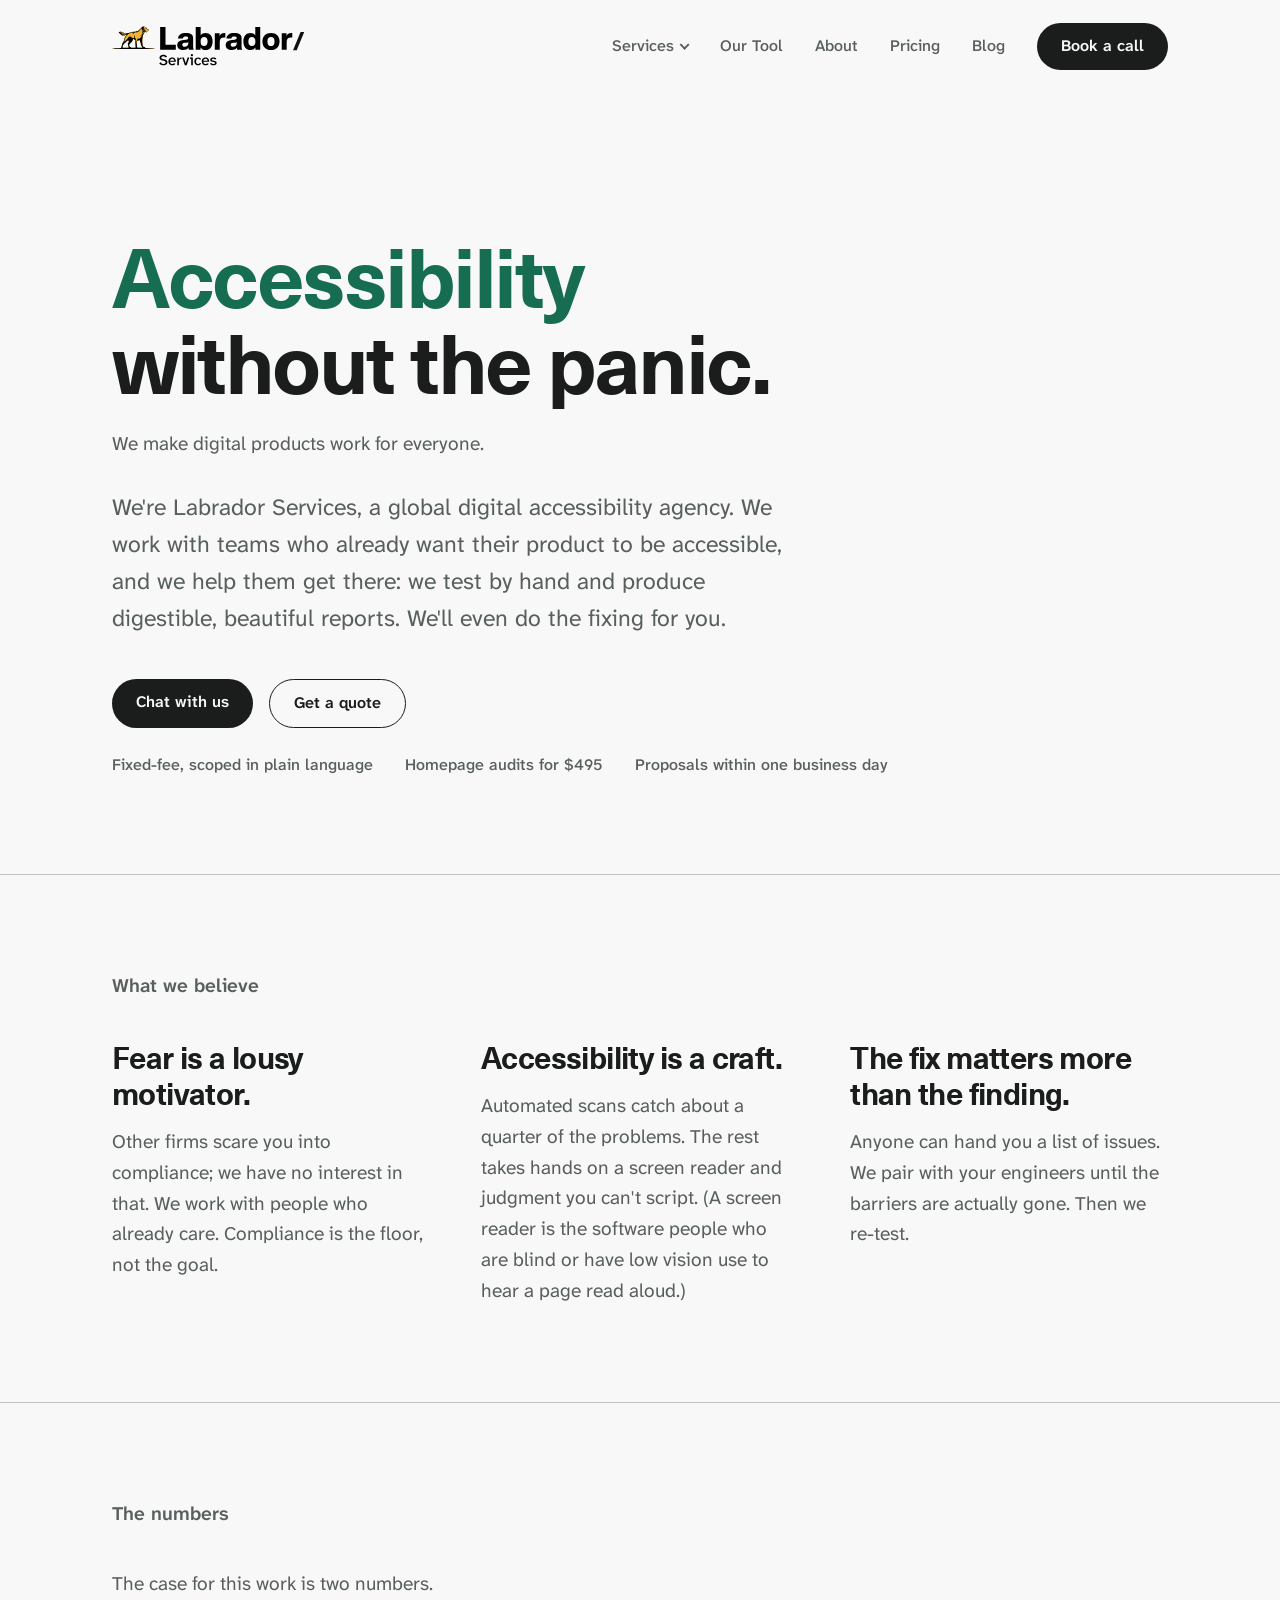
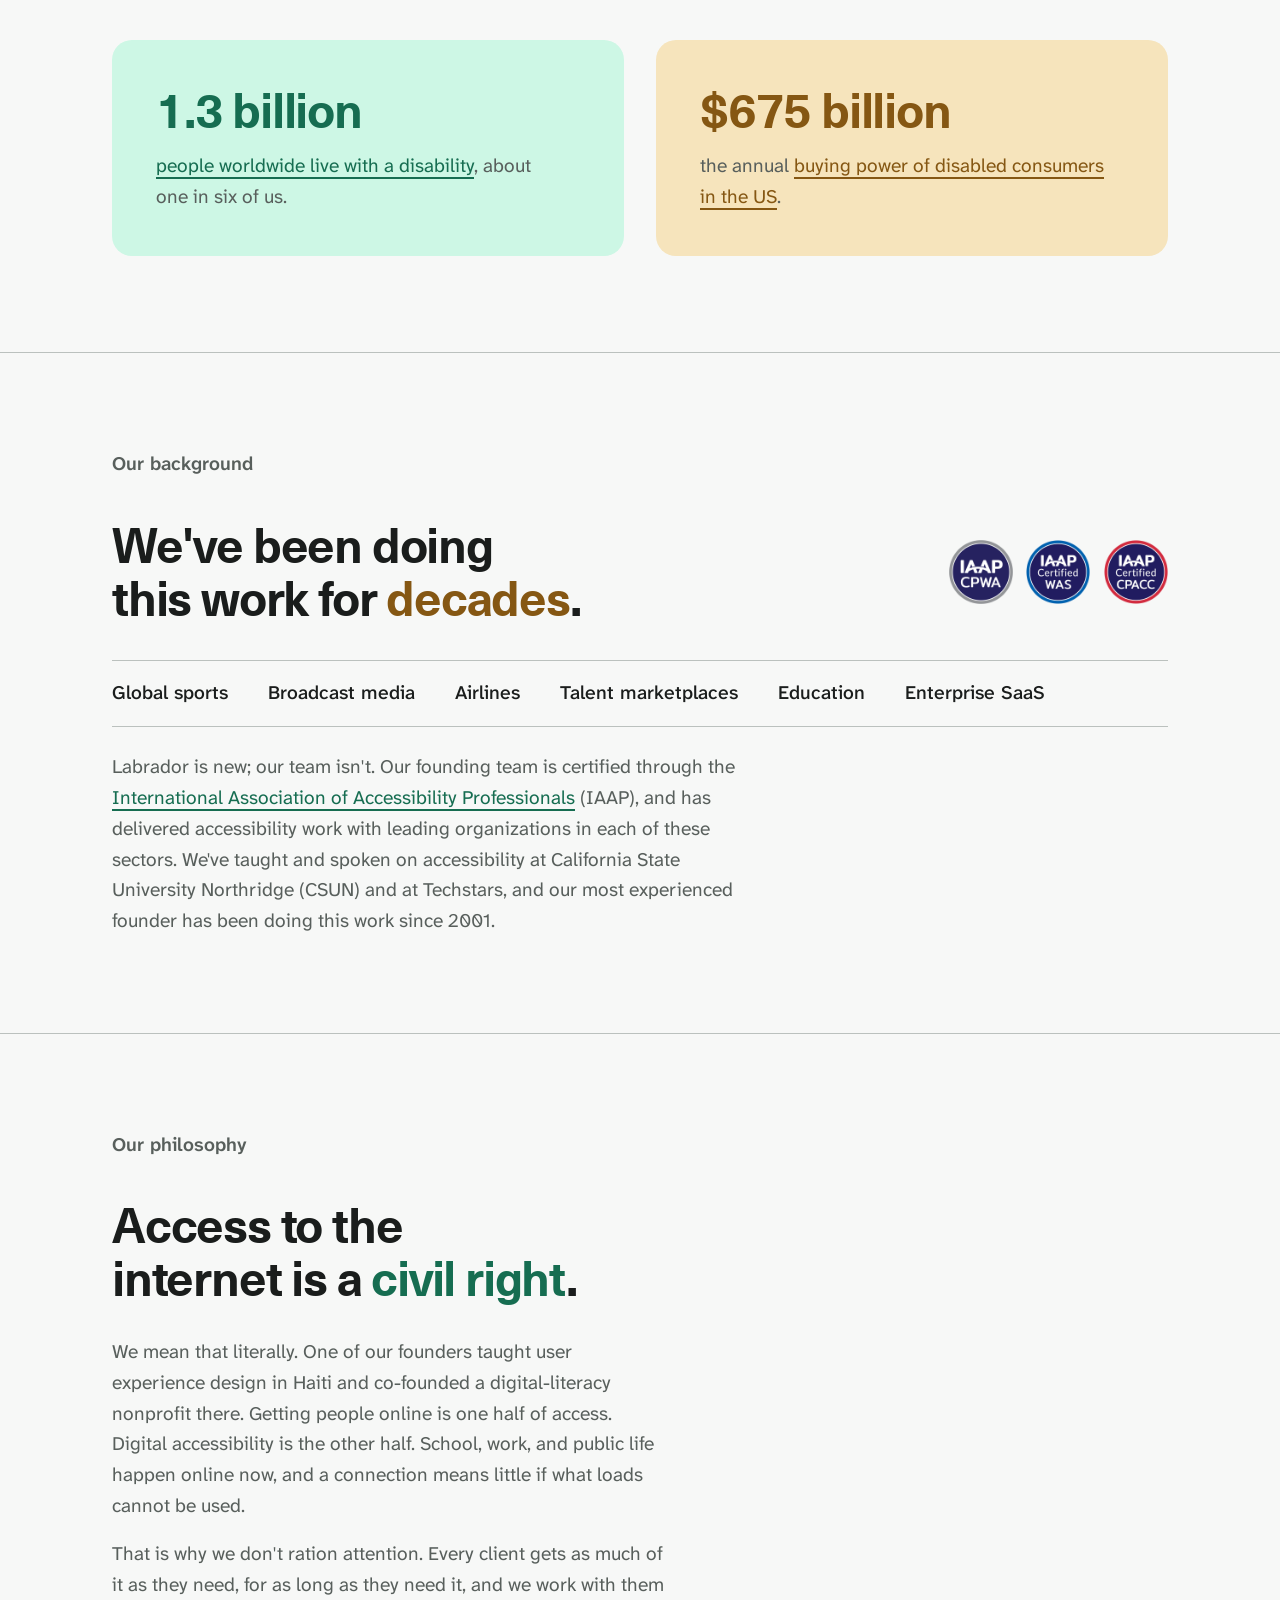
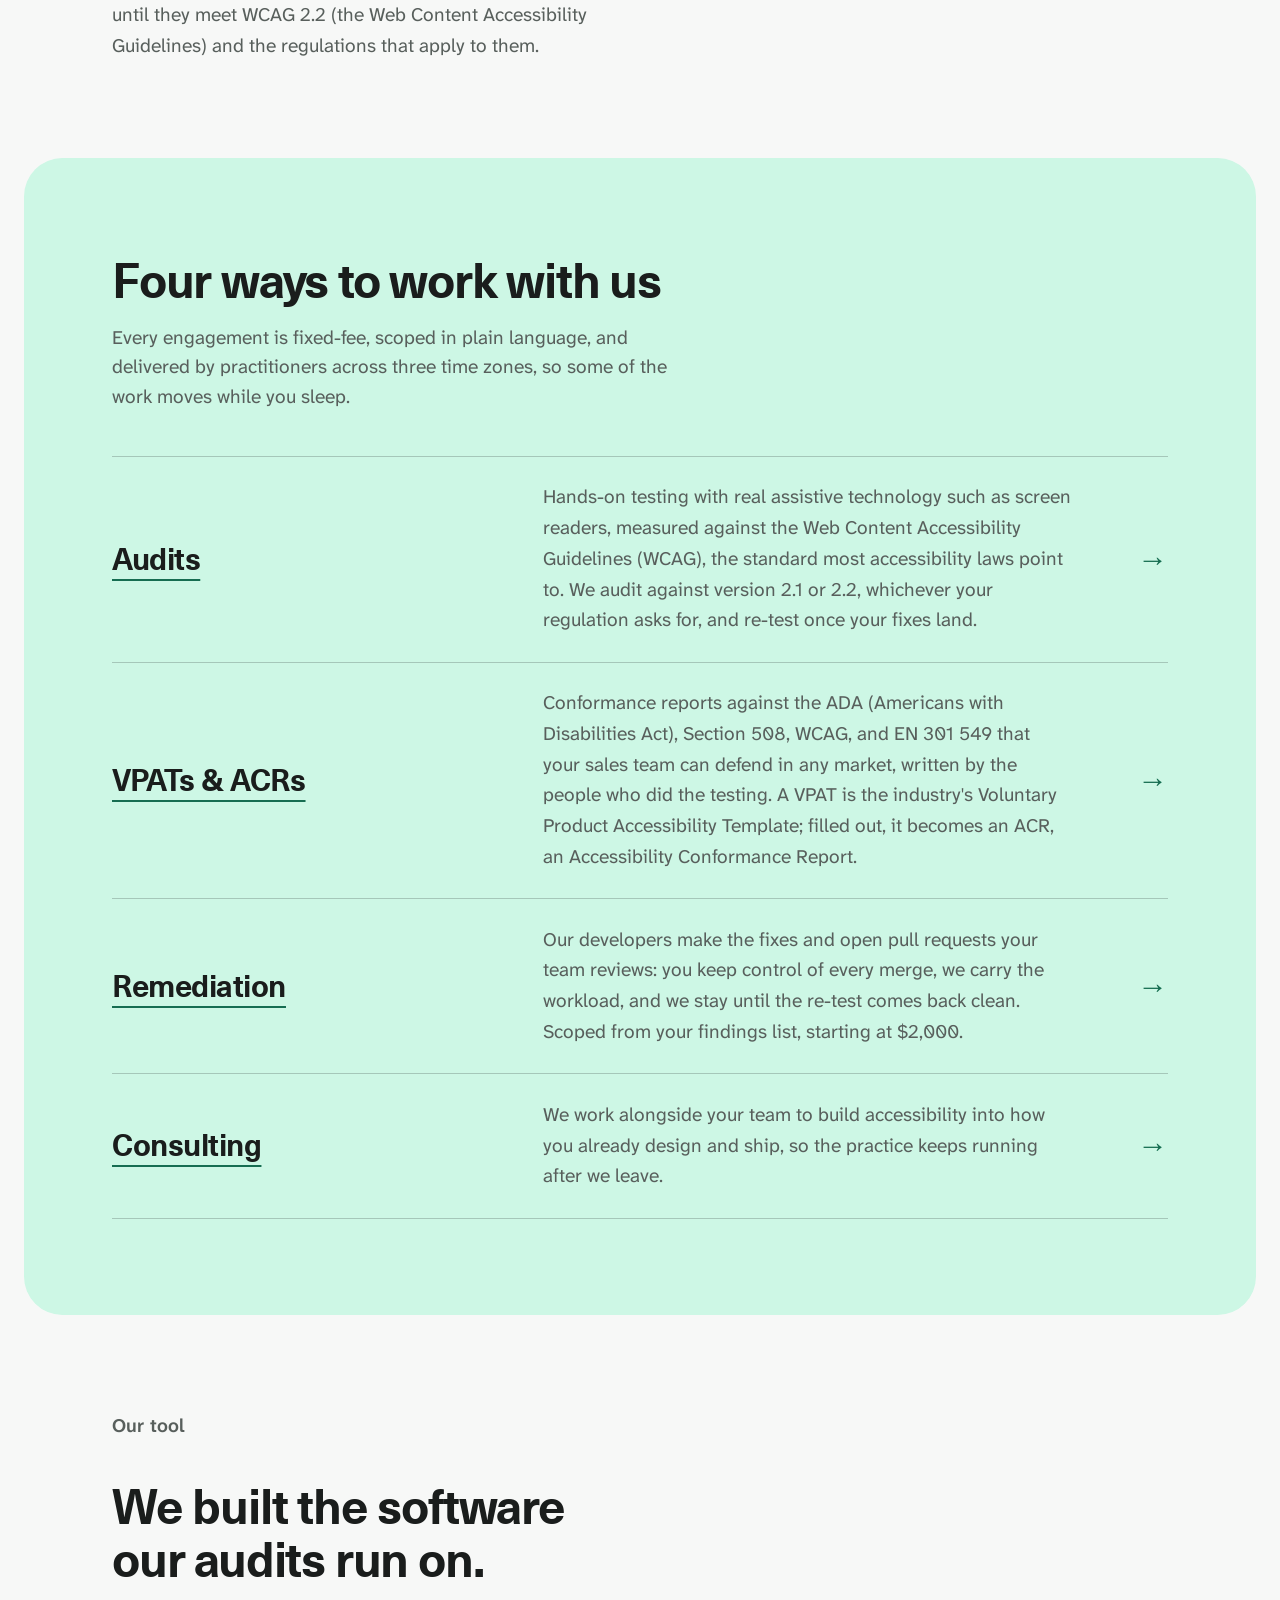
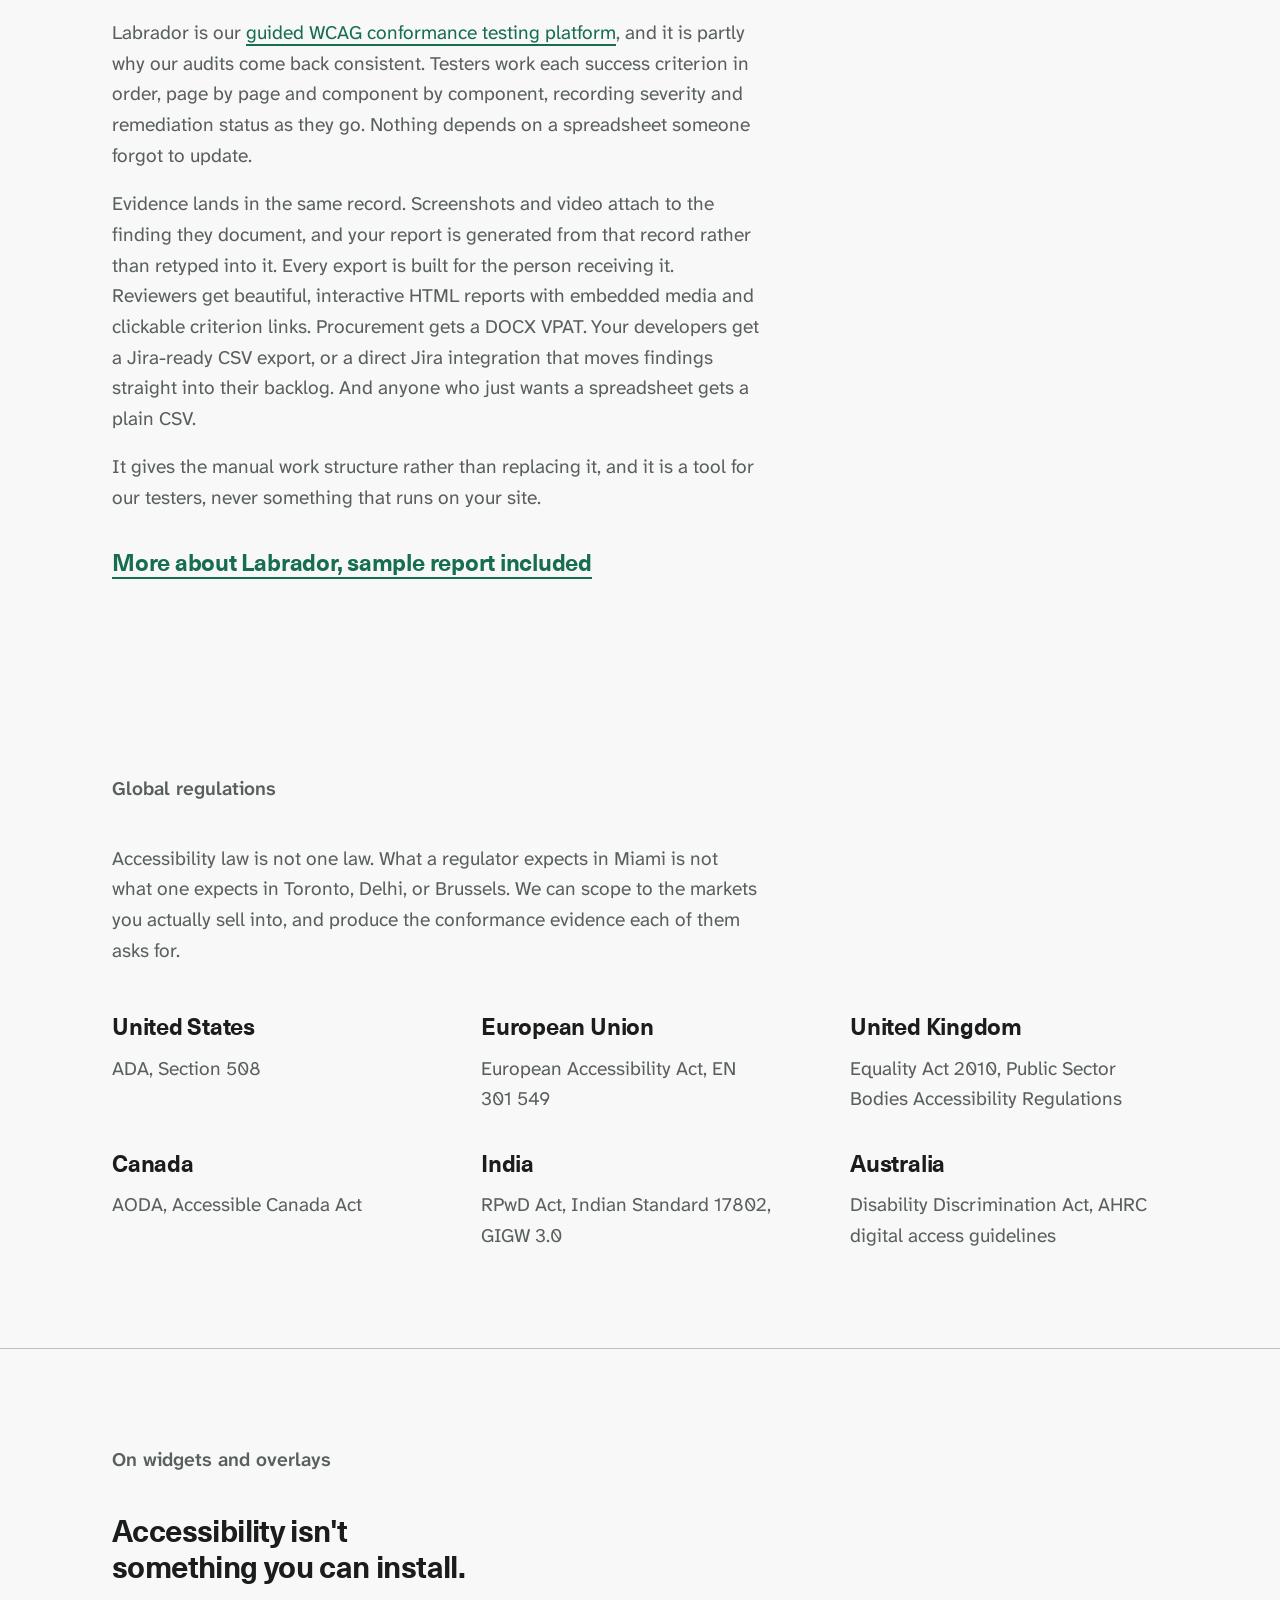
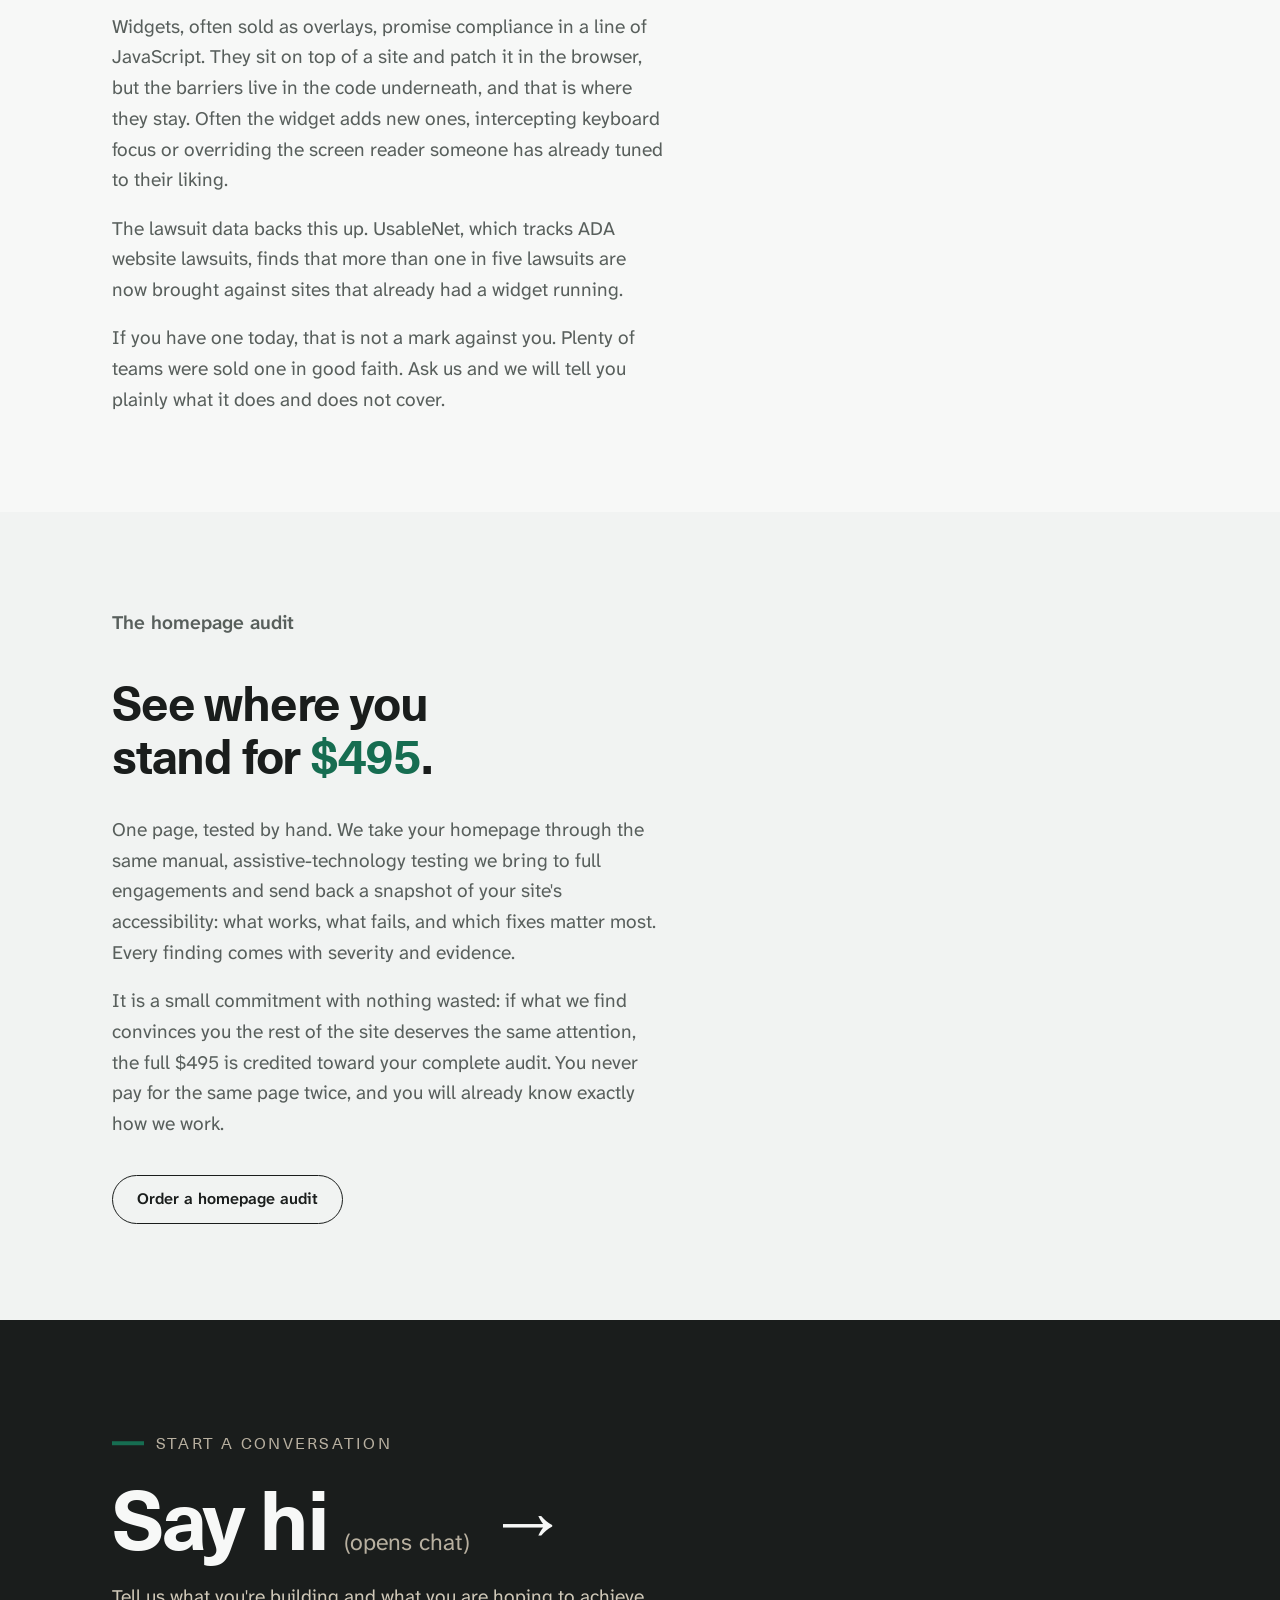
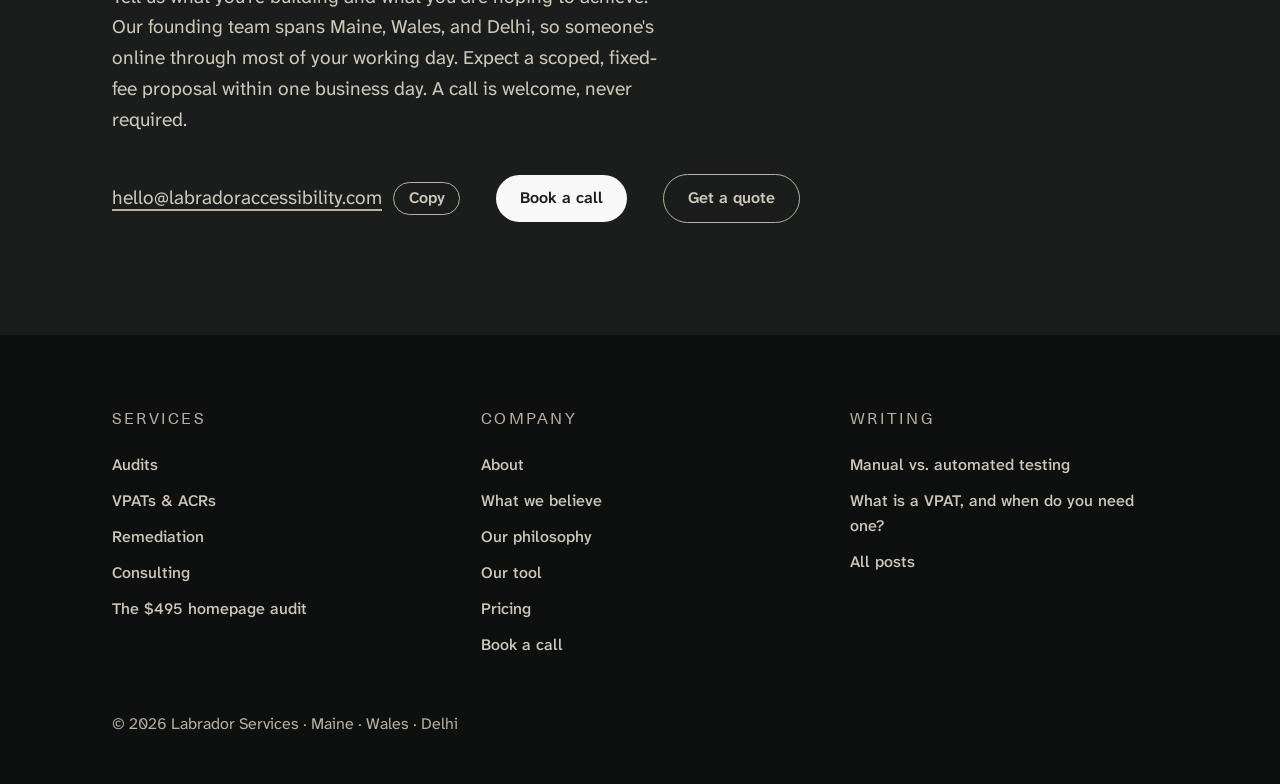
<file: index.html>
<!doctype html>
<html lang="en">
  <head>
    <meta charset="UTF-8" />
    <meta name="viewport" content="width=device-width, initial-scale=1.0" />
    <title>Labrador Services — accessibility audits, VPATs &amp; remediation</title>
    <meta
      name="description"
      content="A digital accessibility agency for teams who already want their product to be accessible. Audits against WCAG 2.1 and 2.2, VPATs and ACRs, remediation, and consulting from practitioners with decades of experience."
    />
    <link rel="icon" href="favicon.ico" sizes="any" />
    <link rel="preconnect" href="https://fonts.googleapis.com" />
    <link rel="preconnect" href="https://fonts.gstatic.com" crossorigin />
    <link
      href="https://fonts.googleapis.com/css2?family=Atkinson+Hyperlegible+Next:wght@400..700&display=swap"
      rel="stylesheet"
    />
    <!-- The ?v= query is the cache-buster: bump it on every stylesheet change so
         a cached stylesheet can never pair with newer markup. In WordPress this
         job moves to wp_enqueue_style's version parameter. -->
    <link rel="stylesheet" href="fonts.css?v=20" />
    <link rel="stylesheet" href="base.css?v=20" />
    <link rel="stylesheet" href="style.css?v=20" />
    <script src="site.js?v=20" defer></script>
  </head>
  <body>
    <a class="skip-link" href="#main">Skip to content</a>

    <header>
      <div class="wrap masthead-inner">
        <!-- Relative, not "/": the prototype is served from a subpath on GitHub
             Pages (and opened as a file), where a root link leaves the site.
             Point it back at "/" in the WordPress header.php. -->
        <a class="brand" href="index.html">
          <img
            class="brand-logo"
            src="labrador-logo.svg"
            alt="Labrador Services home"
            width="759"
            height="189"
          />
        </a>
        <!-- Collapsed behind this button below 900px, but only once site.js has
             confirmed it can run: the button ships display:none and the nav
             ships fully visible, so with no JavaScript the header keeps its
             original behaviour (the link row wraps under the logo and every
             destination stays reachable). -->
        <button class="menu-button" type="button" aria-expanded="false" aria-controls="primary-nav">
          Menu
        </button>
        <nav class="masthead" id="primary-nav" aria-label="Primary">
          <ul role="list">
            <li class="has-submenu">
              <!-- Disclosure, not a menu. <details>/<summary> is the only way to get a
                   keyboard-operable, state-announcing dropdown with no JavaScript, and the
                   ARIA Authoring Practices recommend a disclosure over role="menu" for site
                   navigation anyway. Note for the WordPress build: this cannot close on Escape
                   or on outside click without ~15 lines of JS. Add that as progressive
                   enhancement; do not replace the native element to get it. -->
              <details class="submenu-toggle">
                <summary>
                  Services
                  <span class="chevron" aria-hidden="true"></span>
                </summary>
                <!-- All four services have their own pages now. -->
                <ul class="submenu" role="list">
                  <li><a href="audits.html">Audits</a></li>
                  <li><a href="vpats.html">VPATs &amp; ACRs</a></li>
                  <li><a href="remediation.html">Remediation</a></li>
                  <li><a href="consulting.html">Consulting</a></li>
                </ul>
              </details>
            </li>
            <li><a href="tool.html">Our Tool</a></li>
            <li><a href="about.html">About</a></li>
            <li><a href="pricing.html">Pricing</a></li>
            <li><a href="blog/index.html">Blog</a></li>
          </ul>
          <!-- Booking runs through Calendly. PLACEHOLDER EVENT: this is the product-demo
               link; swap for the real booking event when it exists. -->
          <a class="pill" href="https://calendly.com/sam-testwithlabrador/product-demo"
            >Book a call</a
          >
        </nav>
      </div>
    </header>

    <main id="main" tabindex="-1">
      <!-- HERO -->
      <section class="hero" aria-labelledby="hero-h">
        <div class="wrap">
          <h1 id="hero-h"><em>Accessibility</em> without the panic.</h1>
          <p class="hero-sub">We make digital products work for everyone.</p>
          <p class="lede">
            We're Labrador Services, a global digital accessibility agency. We work with teams who
            already want their product to be accessible, and we help them get there: we test by hand
            and produce digestible, beautiful reports. We'll even do the fixing for you.
          </p>
          <div class="hero-actions">
            <!-- data-chat-launch is the Intercom placeholder: site.js opens the
                 messenger when the Intercom widget is present, and falls through to
                 this link until then. Paste the Intercom snippet into <head> and this
                 button goes live unchanged. -->
            <a class="pill" href="#contact" data-chat-launch>Chat with us</a>
            <a class="pill-ghost" href="quote.html" data-quote-launch>Get a quote</a>
          </div>
          <!-- Every item here is a claim made in full further down the page (services intro,
               snapshot offer, sign-off). The hero only surfaces them; it must never be the
               sole home of a promise. -->
          <ul class="hero-meta" role="list">
            <li>Fixed-fee, scoped in plain language</li>
            <li>Homepage audits for $495</li>
            <li>Proposals within one business day</li>
          </ul>
        </div>
      </section>

      <!-- BELIEFS -->
      <section class="beliefs" id="beliefs" aria-labelledby="beliefs-h">
        <div class="wrap">
          <h2 id="beliefs-h">What we believe</h2>
          <div class="belief-grid">
            <div class="belief">
              <h3>Fear is a lousy motivator.</h3>
              <p>
                Other firms scare you into compliance; we have no interest in that. We work with
                people who already care. Compliance is the floor, not the goal.
              </p>
            </div>
            <div class="belief">
              <h3>Accessibility is a craft.</h3>
              <p>
                Automated scans catch about a quarter of the problems. The rest takes hands on a
                screen reader and judgment you can't script. (A screen reader is the software people
                who are blind or have low vision use to hear a page read aloud.)
              </p>
            </div>
            <div class="belief">
              <h3>The fix matters more than the finding.</h3>
              <p>
                Anyone can hand you a list of issues. We pair with your engineers until the barriers
                are actually gone. Then we re-test.
              </p>
            </div>
          </div>
        </div>
      </section>

      <!-- THE NUMBERS — the anti-fear proof pair, answering belief 1 directly: other
           firms lead with lawsuit counts, this section leads with scale. Two cards in
           the site's two hues carrying the site's two audiences: the human number on
           mint (the mission color), the market number on gold (the numeric-proof
           color). Each card is a complete argument in sentences, deliberately not a
           number-plus-label stat tile. Exactly two, by design; never add a third. -->
      <section class="numbers" id="numbers" aria-labelledby="numbers-h">
        <div class="wrap">
          <h2 id="numbers-h">The numbers</h2>
          <p class="numbers-intro">The case for this work is two numbers.</p>
          <div class="stat-pair">
            <div class="stat-card stat-card-people">
              <p class="stat-figure">1.3 billion</p>
              <!-- The link is the citation: WHO's disability fact sheet, the source of
                   both the figure and the one-in-six ratio. -->
              <p>
                <a href="https://www.who.int/news-room/fact-sheets/detail/disability-and-health"
                  >people worldwide live with a disability</a
                >, about one in six of us.
              </p>
            </div>
            <div class="stat-card stat-card-market">
              <p class="stat-figure">$675 billion</p>
              <!-- The link is the citation: Disability:IN's disability consumer market
                   resource. Satisfies the cite-your-exact-figures rule the widgets
                   section set. -->
              <p>
                the annual
                <a href="https://disabilityin.org/resources/disability-consumer-market"
                  >buying power of disabled consumers in the US</a
                >.
              </p>
            </div>
          </div>
        </div>
      </section>

      <!-- BACKGROUND — the proof layer -->
      <section class="background" id="background" aria-labelledby="background-h">
        <div class="wrap">
          <h2 id="background-h">Our background</h2>
          <div class="background-credentials">
            <p class="background-claim">We've been doing this work for <em>decades</em>.</p>
            <!-- Real IAAP credentials, not decoration — the founding team's actual
                 certifications. Badge order is CPWA (the combined credential) first,
                 then its two constituent exams. -->
            <ul class="badge-row" role="list">
              <li>
                <img
                  src="badges/cpwa-badge.svg"
                  alt="International Association of Accessibility Professionals (IAAP) Certified Professional in Web Accessibility (CPWA)"
                  width="72"
                  height="72"
                  loading="lazy"
                />
              </li>
              <li>
                <img
                  src="badges/was-badge.png"
                  alt="IAAP Certified Web Accessibility Specialist (WAS)"
                  width="72"
                  height="72"
                  loading="lazy"
                />
              </li>
              <li>
                <img
                  src="badges/cpacc-badge.png"
                  alt="IAAP Certified Professional in Accessibility Core Competencies (CPACC)"
                  width="72"
                  height="72"
                  loading="lazy"
                />
              </li>
            </ul>
          </div>
          <ul class="sector-list" role="list">
            <li>Global sports</li>
            <li>Broadcast media</li>
            <li>Airlines</li>
            <li>Talent marketplaces</li>
            <li>Education</li>
            <li>Enterprise SaaS</li>
          </ul>
          <p class="background-note">
            Labrador is new; our team isn't. Our founding team is certified through the
            <a href="https://www.accessibilityassociation.org/"
              >International Association of Accessibility Professionals</a
            >
            (IAAP), and has delivered accessibility work with leading organizations in each of these
            sectors. We've taught and spoken on accessibility at California State University
            Northridge (CSUN) and at Techstars, and our most experienced founder has been doing this
            work since 2001.
          </p>
        </div>
      </section>

      <!-- PHILOSOPHY -->
      <section class="philosophy" id="philosophy" aria-labelledby="philosophy-h">
        <div class="wrap">
          <h2 id="philosophy-h">Our philosophy</h2>
          <p class="philosophy-statement">Access to the internet is a <em>civil right</em>.</p>
          <p class="philosophy-note">
            We mean that literally. One of our founders taught user experience design in Haiti and
            co-founded a digital-literacy nonprofit there. Getting people online is one half of
            access. Digital accessibility is the other half. School, work, and public life happen
            online now, and a connection means little if what loads cannot be used.
          </p>
          <p class="philosophy-note">
            That is why we don't ration attention. Every client gets as much of it as they need, for
            as long as they need it, and we work with them until they meet WCAG 2.2 (the Web Content
            Accessibility Guidelines) and the regulations that apply to them.
          </p>
        </div>
      </section>

      <!-- SERVICES — the mint moment -->
      <section class="services-panel" id="services" aria-labelledby="services-h">
        <div class="wrap">
          <h2 id="services-h">Four ways to work with us</h2>
          <p class="intro">
            Every engagement is fixed-fee, scoped in plain language, and delivered by practitioners
            across three time zones, so some of the work moves while you sleep.
          </p>
          <ul class="offer-list" role="list">
            <li class="offer">
              <!-- Every offer row links to its page, and the arrows are honest again:
                   an arrow only ever appears beside a title that goes somewhere. -->
              <h3><a href="audits.html">Audits</a></h3>
              <p>
                Hands-on testing with real assistive technology such as screen readers, measured
                against the Web Content Accessibility Guidelines (WCAG), the standard most
                accessibility laws point to. We audit against version 2.1 or 2.2, whichever your
                regulation asks for, and re-test once your fixes land.
              </p>
              <span class="arrow" aria-hidden="true">→</span>
            </li>
            <li class="offer">
              <h3><a href="vpats.html">VPATs &amp; ACRs</a></h3>
              <p>
                Conformance reports against the ADA (Americans with Disabilities Act), Section 508,
                WCAG, and EN 301 549 that your sales team can defend in any market, written by the
                people who did the testing. A VPAT is the industry's Voluntary Product Accessibility
                Template; filled out, it becomes an ACR, an Accessibility Conformance Report.
              </p>
              <span class="arrow" aria-hidden="true">→</span>
            </li>
            <li class="offer">
              <h3><a href="remediation.html">Remediation</a></h3>
              <p>
                Our developers make the fixes and open pull requests your team reviews: you keep
                control of every merge, we carry the workload, and we stay until the re-test comes
                back clean. Scoped from your findings list, starting at $2,000.
              </p>
              <span class="arrow" aria-hidden="true">→</span>
            </li>
            <li class="offer">
              <h3><a href="consulting.html">Consulting</a></h3>
              <p>
                We work alongside your team to build accessibility into how you already design and
                ship, so the practice keeps running after we leave.
              </p>
              <span class="arrow" aria-hidden="true">→</span>
            </li>
          </ul>
        </div>
      </section>

      <!-- OUR TOOL — the delivery mechanism behind the services above -->
      <section class="tool" id="our-tool" aria-labelledby="tool-h">
        <div class="wrap">
          <h2 id="tool-h">Our tool</h2>
          <p class="tool-claim">We built the software our audits run on.</p>
          <p class="tool-note">
            Labrador is our
            <a href="https://testwithlabrador.com">guided WCAG conformance testing platform</a>, and
            it is partly why our audits come back consistent. Testers work each success criterion in
            order, page by page and component by component, recording severity and remediation
            status as they go. Nothing depends on a spreadsheet someone forgot to update.
          </p>
          <p class="tool-note">
            Evidence lands in the same record. Screenshots and video attach to the finding they
            document, and your report is generated from that record rather than retyped into it.
            Every export is built for the person receiving it. Reviewers get beautiful, interactive
            HTML reports with embedded media and clickable criterion links. Procurement gets a DOCX
            VPAT. Your developers get a Jira-ready CSV export, or a direct Jira integration that
            moves findings straight into their backlog. And anyone who just wants a spreadsheet gets
            a plain CSV.
          </p>
          <p class="tool-note">
            It gives the manual work structure rather than replacing it, and it is a tool for our
            testers, never something that runs on your site.
          </p>
          <p class="tool-link">
            <a href="tool.html">More about Labrador, sample report included</a>
          </p>
        </div>
      </section>

      <!-- REGULATIONS — jurisdictional coverage -->
      <section class="regulations" id="regulations" aria-labelledby="regulations-h">
        <div class="wrap">
          <h2 id="regulations-h">Global regulations</h2>
          <p class="intro">
            Accessibility law is not one law. What a regulator expects in Miami is not what one
            expects in Toronto, Delhi, or Brussels. We can scope to the markets you actually sell
            into, and produce the conformance evidence each of them asks for.
          </p>
          <dl class="jurisdictions">
            <div>
              <dt>United States</dt>
              <dd>ADA, Section 508</dd>
            </div>
            <div>
              <dt>European Union</dt>
              <dd>European Accessibility Act, EN 301 549</dd>
            </div>
            <div>
              <dt>United Kingdom</dt>
              <dd>Equality Act 2010, Public Sector Bodies Accessibility Regulations</dd>
            </div>
            <div>
              <dt>Canada</dt>
              <dd>AODA, Accessible Canada Act</dd>
            </div>
            <div>
              <dt>India</dt>
              <!-- "Indian Standard 17802", not "IS 17802": screen readers pronounce the
                   bare prefix as the English word "is". Spelling it out also reads better
                   for anyone who doesn't already know the designation. -->
              <dd>RPwD Act, Indian Standard 17802, GIGW 3.0</dd>
            </div>
            <div>
              <dt>Australia</dt>
              <dd>Disability Discrimination Act, AHRC digital access guidelines</dd>
            </div>
          </dl>
        </div>
      </section>

      <!-- WIDGETS — the honest aside -->
      <section class="widgets" id="widgets" aria-labelledby="widgets-h">
        <div class="wrap">
          <h2 id="widgets-h">On widgets and overlays</h2>
          <p class="widgets-statement">Accessibility isn't something you can install.</p>
          <p class="widgets-note">
            Widgets, often sold as overlays, promise compliance in a line of JavaScript. They sit on
            top of a site and patch it in the browser, but the barriers live in the code underneath,
            and that is where they stay. Often the widget adds new ones, intercepting keyboard focus
            or overriding the screen reader someone has already tuned to their liking.
          </p>
          <p class="widgets-note">
            The lawsuit data backs this up. UsableNet, which tracks ADA website lawsuits, finds that
            more than one in five lawsuits are now brought against sites that already had a widget
            running.
          </p>
          <p class="widgets-note">
            If you have one today, that is not a mark against you. Plenty of teams were sold one in
            good faith. Ask us and we will tell you plainly what it does and does not cover.
          </p>
        </div>
      </section>

      <!-- SNAPSHOT — the $495 homepage audit offer -->
      <section class="snapshot" id="homepage-audit" aria-labelledby="snapshot-h">
        <div class="wrap">
          <h2 id="snapshot-h">The homepage audit</h2>
          <p class="snapshot-claim">See where you stand for <em>$495</em>.</p>
          <p class="snapshot-note">
            One page, tested by hand. We take your homepage through the same manual,
            assistive-technology testing we bring to full engagements and send back a snapshot of
            your site's accessibility: what works, what fails, and which fixes matter most. Every
            finding comes with severity and evidence.
          </p>
          <p class="snapshot-note">
            It is a small commitment with nothing wasted: if what we find convinces you the rest of
            the site deserves the same attention, the full $495 is credited toward your complete
            audit. You never pay for the same page twice, and you will already know exactly how we
            work.
          </p>
          <!-- TODO: point at the real order/checkout flow once it exists. -->
          <p class="snapshot-cta">
            <a class="pill-ghost" href="#contact">Order a homepage audit</a>
          </p>
        </div>
      </section>

      <!-- CTA -->
      <section class="say-hi" id="contact" aria-labelledby="cta-h">
        <div class="wrap">
          <p class="kicker">Start a conversation</p>
          <h2 id="cta-h">
            <!-- data-chat-launch: opens Intercom once its snippet is added (site.js);
                 until then the heading opens email, same as the address below, so
                 nothing here is a dead end. -->
            <a href="mailto:hello@labradoraccessibility.com" data-chat-launch
              >Say hi <span class="h2-note">(opens chat)</span> <span aria-hidden="true">→</span></a
            >
          </h2>
          <p>
            Tell us what you're building and what you are hoping to achieve. Our founding team spans
            Maine, Wales, and Delhi, so someone's online through most of your working day. Expect a
            scoped, fixed-fee proposal within one business day. A call is welcome, never required.
          </p>
          <!-- Every way to reach us, in one row. site.js turns the address into a
               copy-on-click control (visible + announced "Copied!" note); without
               the script it stays a plain working mailto link. -->
          <ul class="contact-row" role="list">
            <li class="contact-email">
              <a href="mailto:hello@labradoraccessibility.com">hello@labradoraccessibility.com</a>
              <!-- The address stays a plain mailto link (it opens your mail app);
                   copying lives on this real button instead. Ships hidden because
                   without JS it could do nothing; site.js reveals and wires it. -->
              <button class="copy-button" type="button" hidden>
                Copy<span class="visually-hidden"> the email address</span>
              </button>
              <span class="copy-note" role="status"></span>
            </li>
            <!-- Booking runs through Calendly (placeholder event, see the header).
                 Get a quote is a real page (quote.html); site.js upgrades the link
                 to open the form in a dialog. -->
            <li>
              <a class="pill" href="https://calendly.com/sam-testwithlabrador/product-demo"
                >Book a call</a
              >
            </li>
            <li><a class="pill-ghost" href="quote.html" data-quote-launch>Get a quote</a></li>
          </ul>
        </div>
      </section>
    </main>

    <footer>
      <!-- aria-label distinguishes this nav from the header's "Primary" landmark. -->
      <nav class="wrap footer-nav" aria-label="Footer">
        <div class="footer-col">
          <h2>Services</h2>
          <ul role="list">
            <li><a href="audits.html">Audits</a></li>
            <li><a href="vpats.html">VPATs &amp; ACRs</a></li>
            <li><a href="remediation.html">Remediation</a></li>
            <li><a href="consulting.html">Consulting</a></li>
            <li><a href="#homepage-audit">The $495 homepage audit</a></li>
          </ul>
        </div>
        <div class="footer-col">
          <h2>Company</h2>
          <ul role="list">
            <li><a href="about.html">About</a></li>
            <li><a href="#beliefs">What we believe</a></li>
            <li><a href="#philosophy">Our philosophy</a></li>
            <li><a href="tool.html">Our tool</a></li>
            <li><a href="pricing.html">Pricing</a></li>
            <li>
              <a href="https://calendly.com/sam-testwithlabrador/product-demo">Book a call</a>
            </li>
          </ul>
        </div>
        <div class="footer-col">
          <h2>Writing</h2>
          <!-- The blog is live with placeholder posts; in WordPress these move
               to /blog/<slug>/ permalinks. -->
          <ul role="list">
            <li>
              <a href="blog/manual-vs-automated-testing.html">Manual vs. automated testing</a>
            </li>
            <li>
              <a href="blog/what-is-a-vpat.html">What is a VPAT, and when do you need one?</a>
            </li>
            <li><a href="blog/index.html">All posts</a></li>
          </ul>
        </div>
      </nav>
      <div class="wrap colophon">
        <span>© 2026 Labrador Services · Maine · Wales · Delhi</span>
      </div>
    </footer>
  </body>
</html>
</file>
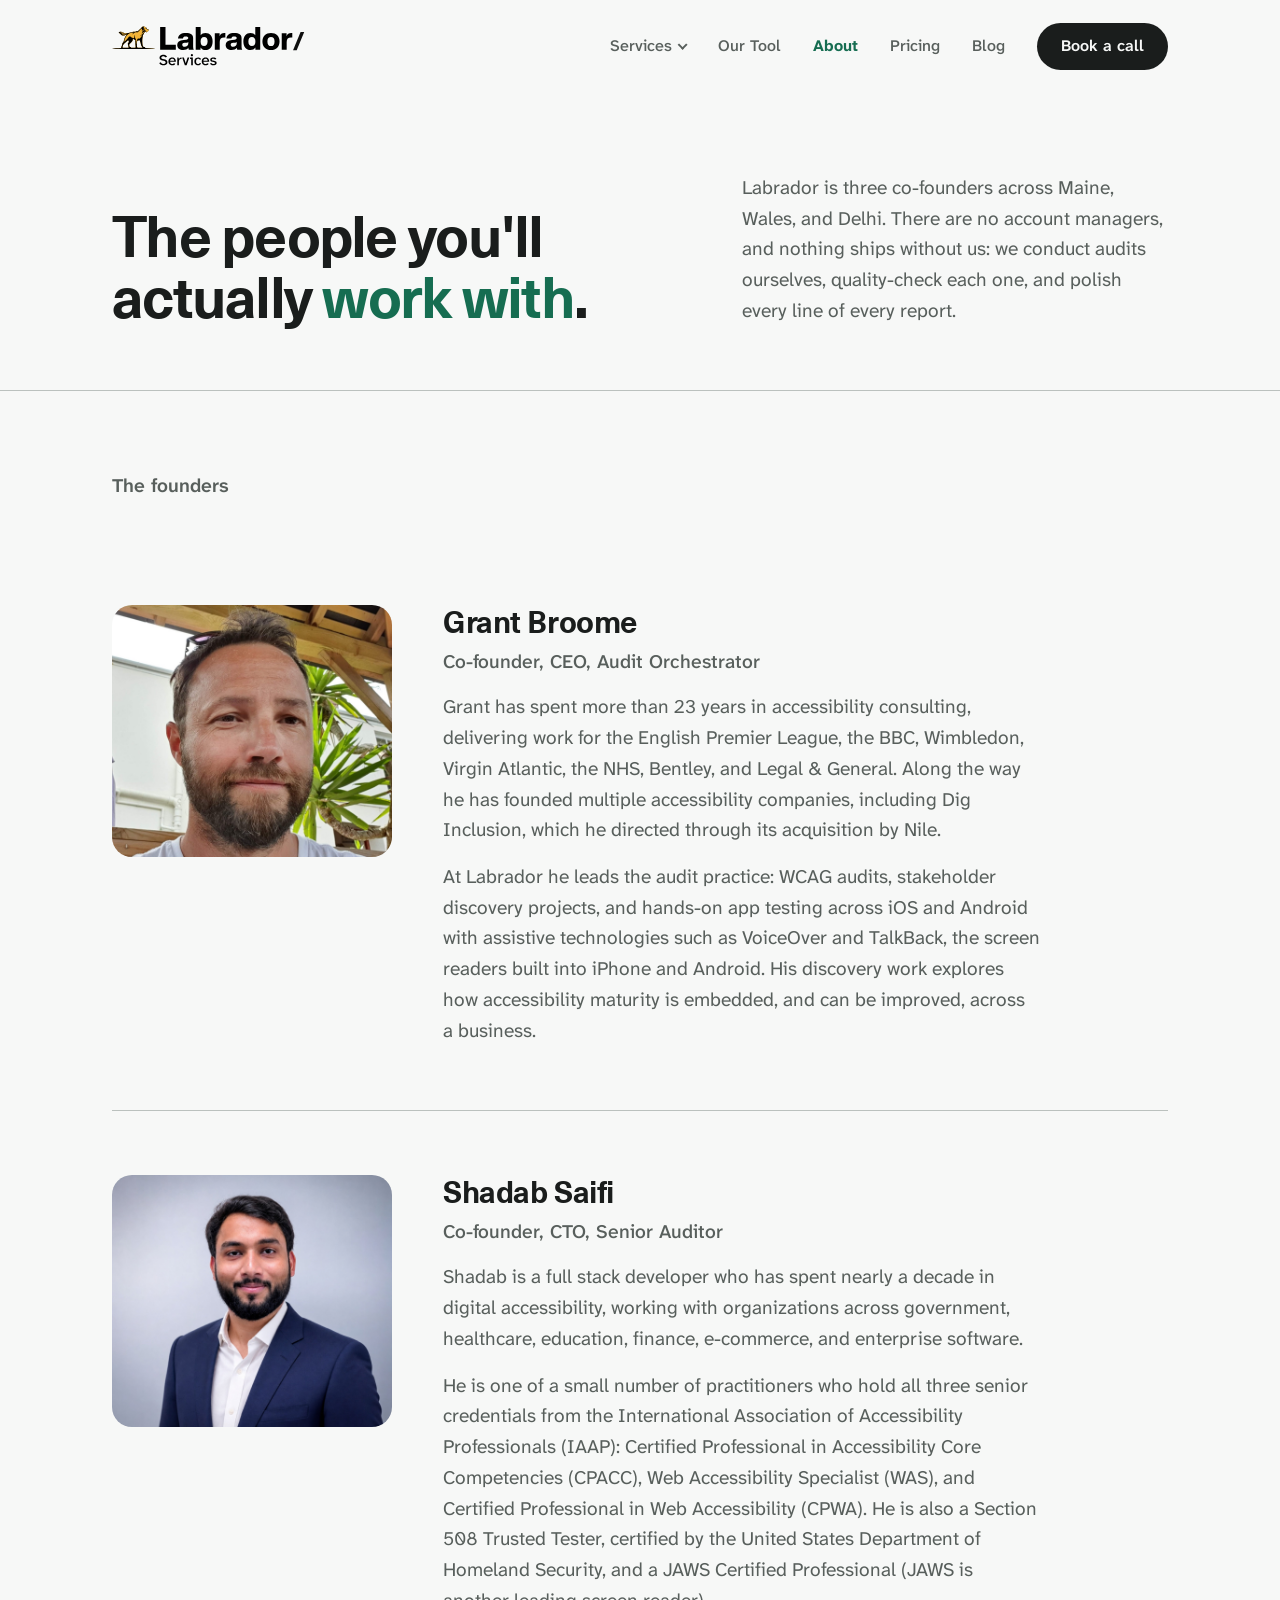
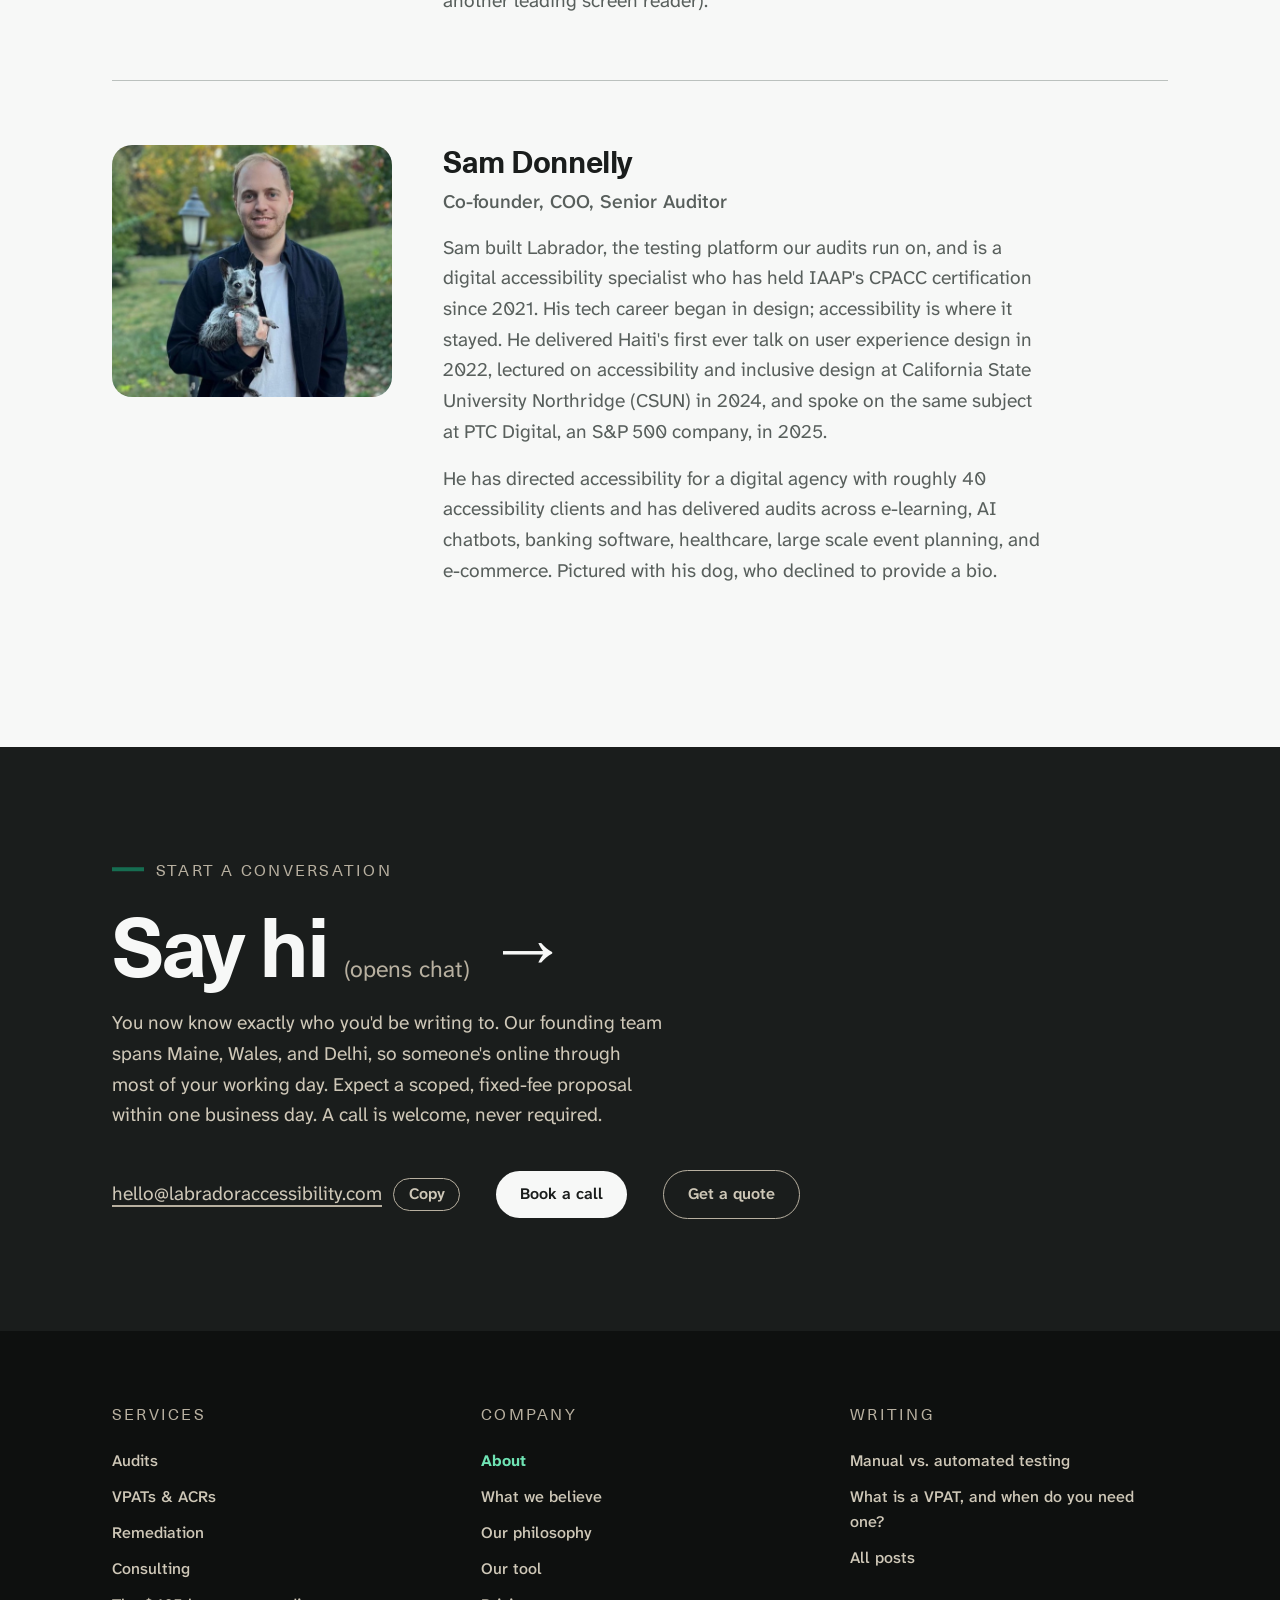
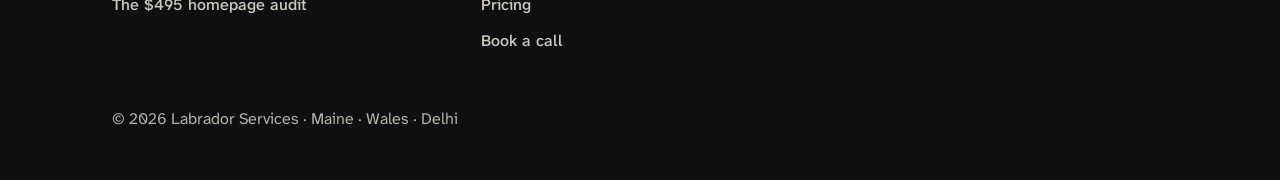
<file: about.html>
<!doctype html>
<html lang="en">
  <head>
    <meta charset="UTF-8" />
    <meta name="viewport" content="width=device-width, initial-scale=1.0" />
    <title>About — Labrador Services</title>
    <meta
      name="description"
      content="Meet Labrador's founding team: Grant Broome, Shadab Saifi, and Sam Donnelly. Three co-founders across Maine, Wales, and Delhi, with decades of accessibility work behind the new name."
    />
    <link rel="icon" href="favicon.ico" sizes="any" />
    <link rel="preconnect" href="https://fonts.googleapis.com" />
    <link rel="preconnect" href="https://fonts.gstatic.com" crossorigin />
    <link
      href="https://fonts.googleapis.com/css2?family=Atkinson+Hyperlegible+Next:wght@400..700&display=swap"
      rel="stylesheet"
    />
    <!-- The ?v= query is the cache-buster: bump it on every stylesheet change so
         a cached stylesheet can never pair with newer markup. In WordPress this
         job moves to wp_enqueue_style's version parameter. -->
    <link rel="stylesheet" href="fonts.css?v=20" />
    <link rel="stylesheet" href="base.css?v=20" />
    <link rel="stylesheet" href="style.css?v=20" />
    <script src="site.js?v=20" defer></script>
  </head>
  <body>
    <a class="skip-link" href="#main">Skip to content</a>

    <header>
      <div class="wrap masthead-inner">
        <!-- Relative, not "/": see index.html. -->
        <a class="brand" href="index.html">
          <img
            class="brand-logo"
            src="labrador-logo.svg"
            alt="Labrador Services home"
            width="759"
            height="189"
          />
        </a>
        <!-- See index.html for why this button ships hidden: the collapsed nav is
             progressive enhancement, not a requirement. -->
        <button class="menu-button" type="button" aria-expanded="false" aria-controls="primary-nav">
          Menu
        </button>
        <nav class="masthead" id="primary-nav" aria-label="Primary">
          <ul role="list">
            <li class="has-submenu">
              <!-- Same native disclosure as index.html; see the comment there for why
                   <details>/<summary> and not an ARIA menu. -->
              <details class="submenu-toggle">
                <summary>
                  Services
                  <span class="chevron" aria-hidden="true"></span>
                </summary>
                <!-- All four services have their own pages now. -->
                <ul class="submenu" role="list">
                  <li><a href="audits.html">Audits</a></li>
                  <li><a href="vpats.html">VPATs &amp; ACRs</a></li>
                  <li><a href="remediation.html">Remediation</a></li>
                  <li><a href="consulting.html">Consulting</a></li>
                </ul>
              </details>
            </li>
            <li><a href="tool.html">Our Tool</a></li>
            <li><a href="about.html" aria-current="page">About</a></li>
            <li><a href="pricing.html">Pricing</a></li>
            <li><a href="blog/index.html">Blog</a></li>
          </ul>
          <!-- Booking runs through Calendly. PLACEHOLDER EVENT: this is the product-demo
               link; swap for the real booking event when it exists. -->
          <a class="pill" href="https://calendly.com/sam-testwithlabrador/product-demo"
            >Book a call</a
          >
        </nav>
      </div>
    </header>

    <main id="main" tabindex="-1">
      <!-- HERO — deliberately NOT the sitewide hero formula. The site's only
           baseline-seated split: display line left, the one-sentence intro
           bottom-aligned beside it (see style.css for how it differs from
           the audits split). This page's payoff is the people, so it runs
           at the compact scale and hands over to the photos fast. No
           buttons; the contact block at the foot does that work. -->
      <section class="about-hero" aria-labelledby="hero-h">
        <div class="wrap">
          <h1 id="hero-h">The people you'll actually <em>work with</em>.</h1>
          <p class="about-line">
            Labrador is three co-founders across Maine, Wales, and Delhi. There are no account
            managers, and nothing ships without us: we conduct audits ourselves, quality-check each
            one, and polish every line of every report.
          </p>
        </div>
      </section>

      <!-- THE FOUNDERS — the center of the page. Each member is a ruled row:
           a uniform photograph (1200 by 1080, cropped by hand from the
           originals so every frame matches; 10:9 is the widest ratio that
           holds Grant's whole head, measured to the tip of his beard, with
           margin) beside the bio. Landscape
           rather than portrait is deliberate: the wide frames give the rows a
           calm, editorial rhythm no other page has. Sam's dog stays in frame
           on purpose, and the bio's closing line makes the choice read as
           intent, not accident. The ?v= on each src is the image cache-buster:
           bump it whenever a crop is regenerated under the same filename. -->
      <section class="founders" id="team" aria-labelledby="founders-h">
        <div class="wrap">
          <h2 id="founders-h">The founders</h2>
          <ul class="member-list" role="list">
            <li class="member">
              <img
                src="team/grant.jpg?v=3"
                alt="Grant Broome smiling in close-up under a wooden pergola, sunglasses pushed up on his head, greenery behind him."
                width="1200"
                height="1080"
                loading="lazy"
              />
              <div class="member-bio">
                <h3>Grant Broome</h3>
                <p class="member-role">Co-founder, CEO, Audit Orchestrator</p>
                <p>
                  Grant has spent more than 23 years in accessibility consulting, delivering work
                  for the English Premier League, the BBC, Wimbledon, Virgin Atlantic, the NHS,
                  Bentley, and Legal &amp; General. Along the way he has founded multiple
                  accessibility companies, including Dig Inclusion, which he directed through its
                  acquisition by Nile.
                </p>
                <p>
                  At Labrador he leads the audit practice: WCAG audits, stakeholder discovery
                  projects, and hands-on app testing across iOS and Android with assistive
                  technologies such as VoiceOver and TalkBack, the screen readers built into iPhone
                  and Android. His discovery work explores how accessibility maturity is embedded,
                  and can be improved, across a business.
                </p>
              </div>
            </li>
            <li class="member">
              <img
                src="team/shadab.jpg?v=3"
                alt="Shadab Saifi in a navy suit and open-collared white shirt, smiling in a studio portrait against a gray backdrop."
                width="1200"
                height="1080"
                loading="lazy"
              />
              <div class="member-bio">
                <h3>Shadab Saifi</h3>
                <p class="member-role">Co-founder, CTO, Senior Auditor</p>
                <p>
                  Shadab is a full stack developer who has spent nearly a decade in digital
                  accessibility, working with organizations across government, healthcare,
                  education, finance, e-commerce, and enterprise software.
                </p>
                <p>
                  He is one of a small number of practitioners who hold all three senior credentials
                  from the International Association of Accessibility Professionals (IAAP):
                  Certified Professional in Accessibility Core Competencies (CPACC), Web
                  Accessibility Specialist (WAS), and Certified Professional in Web Accessibility
                  (CPWA). He is also a Section 508 Trusted Tester, certified by the United States
                  Department of Homeland Security, and a JAWS Certified Professional (JAWS is
                  another leading screen reader).
                </p>
              </div>
            </li>
            <li class="member">
              <img
                src="team/sam.jpg?v=4"
                alt="Sam Donnelly standing on a garden path in autumn, smiling, holding his small gray dog in one arm."
                width="1200"
                height="1080"
                loading="lazy"
              />
              <div class="member-bio">
                <h3>Sam Donnelly</h3>
                <p class="member-role">Co-founder, COO, Senior Auditor</p>
                <p>
                  Sam built Labrador, the testing platform our audits run on, and is a digital
                  accessibility specialist who has held IAAP's CPACC certification since 2021. His
                  tech career began in design; accessibility is where it stayed. He delivered
                  Haiti's first ever talk on user experience design in 2022, lectured on
                  accessibility and inclusive design at California State University Northridge
                  (CSUN) in 2024, and spoke on the same subject at PTC Digital, an S&amp;P 500
                  company, in 2025.
                </p>
                <p>
                  He has directed accessibility for a digital agency with roughly 40 accessibility
                  clients and has delivered audits across e-learning, AI chatbots, banking software,
                  healthcare, large scale event planning, and e-commerce. Pictured with his dog, who
                  declined to provide a bio.
                </p>
              </div>
            </li>
          </ul>
        </div>
      </section>

      <!-- CTA -->
      <section class="say-hi" id="contact" aria-labelledby="cta-h">
        <div class="wrap">
          <p class="kicker">Start a conversation</p>
          <h2 id="cta-h">
            <!-- data-chat-launch: opens Intercom once its snippet is added (site.js);
                 until then the heading opens email, same as the address below, so
                 nothing here is a dead end. -->
            <a href="mailto:hello@labradoraccessibility.com" data-chat-launch
              >Say hi <span class="h2-note">(opens chat)</span> <span aria-hidden="true">→</span></a
            >
          </h2>
          <p>
            You now know exactly who you'd be writing to. Our founding team spans Maine, Wales, and
            Delhi, so someone's online through most of your working day. Expect a scoped, fixed-fee
            proposal within one business day. A call is welcome, never required.
          </p>
          <!-- Every way to reach us, in one row. site.js turns the address into a
               copy-on-click control (visible + announced "Copied!" note); without
               the script it stays a plain working mailto link. -->
          <ul class="contact-row" role="list">
            <li class="contact-email">
              <a href="mailto:hello@labradoraccessibility.com">hello@labradoraccessibility.com</a>
              <!-- The address stays a plain mailto link (it opens your mail app);
                   copying lives on this real button instead. Ships hidden because
                   without JS it could do nothing; site.js reveals and wires it. -->
              <button class="copy-button" type="button" hidden>
                Copy<span class="visually-hidden"> the email address</span>
              </button>
              <span class="copy-note" role="status"></span>
            </li>
            <!-- Booking runs through Calendly (placeholder event, see the header).
                 Get a quote is a real page (quote.html); site.js upgrades the link
                 to open the form in a dialog. -->
            <li>
              <a class="pill" href="https://calendly.com/sam-testwithlabrador/product-demo"
                >Book a call</a
              >
            </li>
            <li><a class="pill-ghost" href="quote.html" data-quote-launch>Get a quote</a></li>
          </ul>
        </div>
      </section>
    </main>

    <footer>
      <!-- aria-label distinguishes this nav from the header's "Primary" landmark. -->
      <nav class="wrap footer-nav" aria-label="Footer">
        <div class="footer-col">
          <h2>Services</h2>
          <ul role="list">
            <li><a href="audits.html">Audits</a></li>
            <li><a href="vpats.html">VPATs &amp; ACRs</a></li>
            <li><a href="remediation.html">Remediation</a></li>
            <li><a href="consulting.html">Consulting</a></li>
            <li><a href="audits.html#homepage-audit">The $495 homepage audit</a></li>
          </ul>
        </div>
        <div class="footer-col">
          <h2>Company</h2>
          <ul role="list">
            <li><a href="about.html" aria-current="page">About</a></li>
            <li><a href="index.html#beliefs">What we believe</a></li>
            <li><a href="index.html#philosophy">Our philosophy</a></li>
            <li><a href="tool.html">Our tool</a></li>
            <li><a href="pricing.html">Pricing</a></li>
            <li>
              <a href="https://calendly.com/sam-testwithlabrador/product-demo">Book a call</a>
            </li>
          </ul>
        </div>
        <div class="footer-col">
          <h2>Writing</h2>
          <!-- The blog is live with placeholder posts; in WordPress these move
               to /blog/<slug>/ permalinks. -->
          <ul role="list">
            <li>
              <a href="blog/manual-vs-automated-testing.html">Manual vs. automated testing</a>
            </li>
            <li>
              <a href="blog/what-is-a-vpat.html">What is a VPAT, and when do you need one?</a>
            </li>
            <li><a href="blog/index.html">All posts</a></li>
          </ul>
        </div>
      </nav>
      <div class="wrap colophon">
        <span>© 2026 Labrador Services · Maine · Wales · Delhi</span>
      </div>
    </footer>
  </body>
</html>
</file>
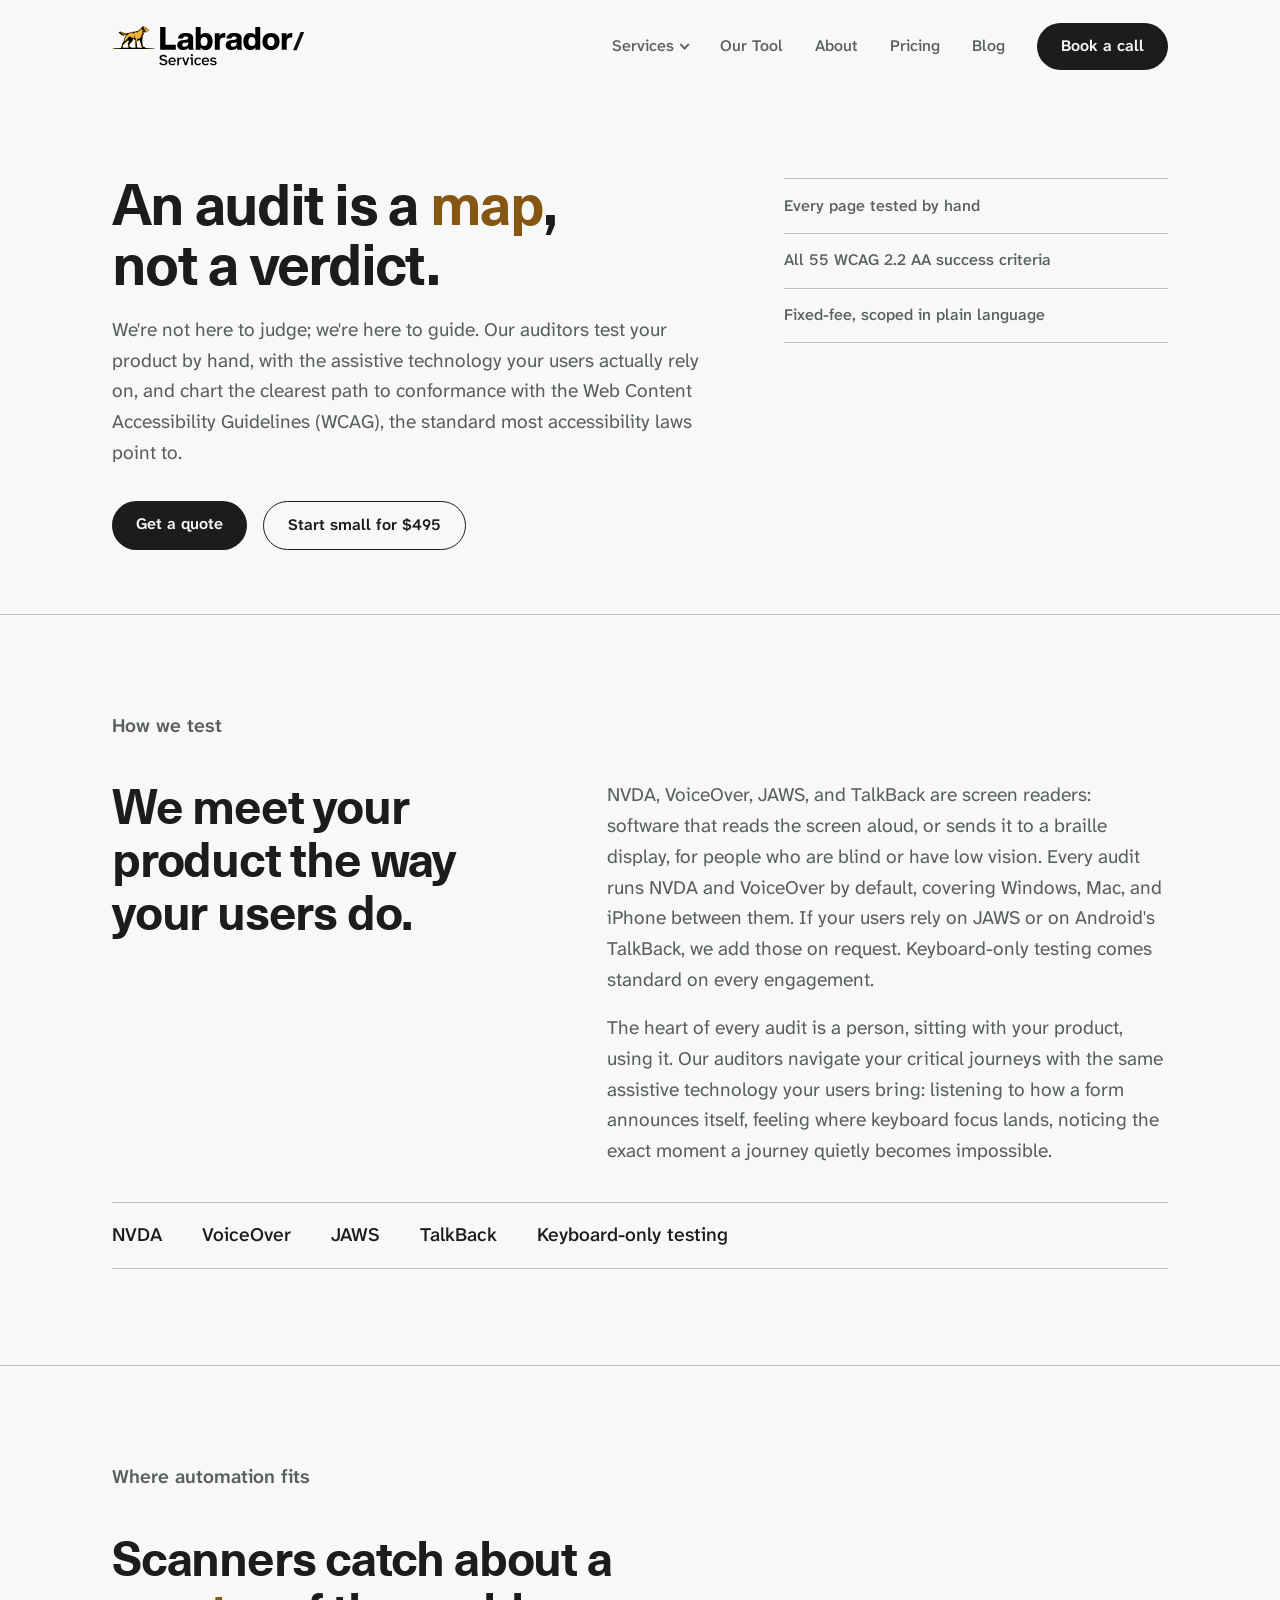
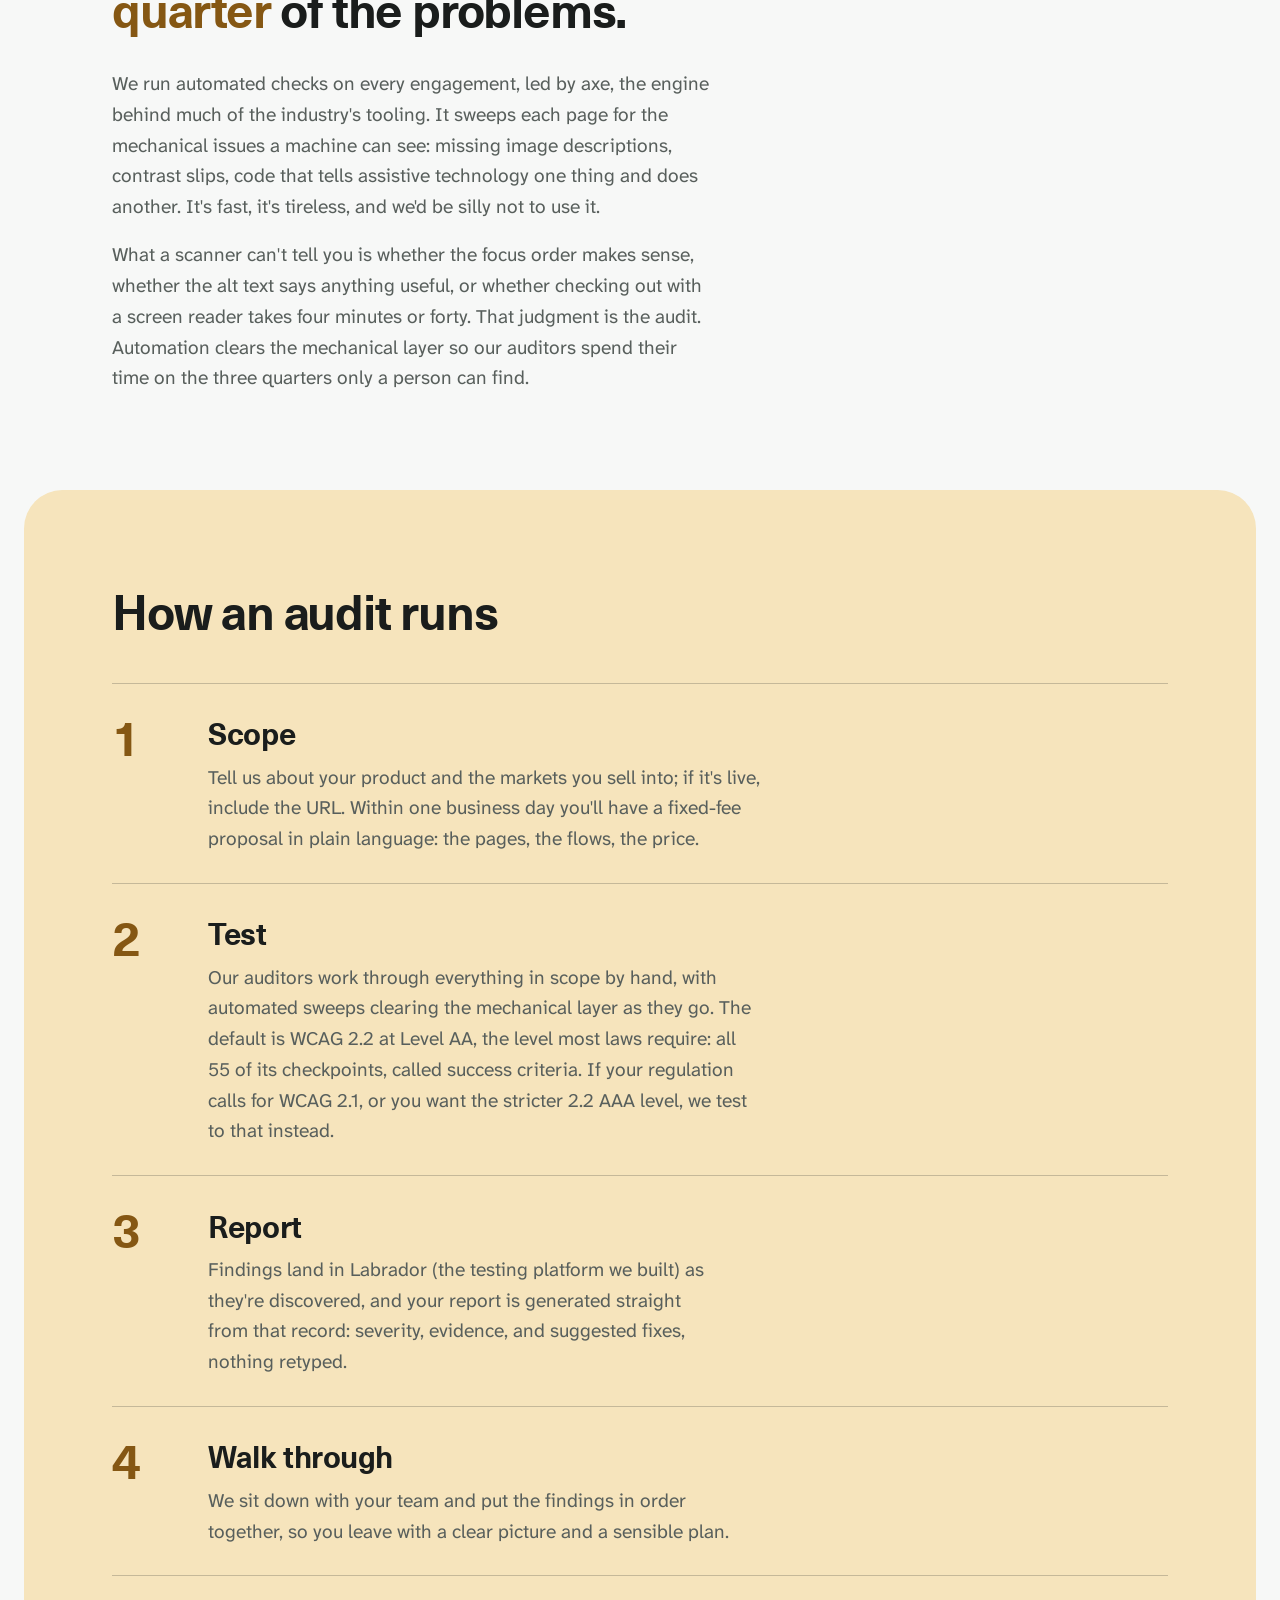
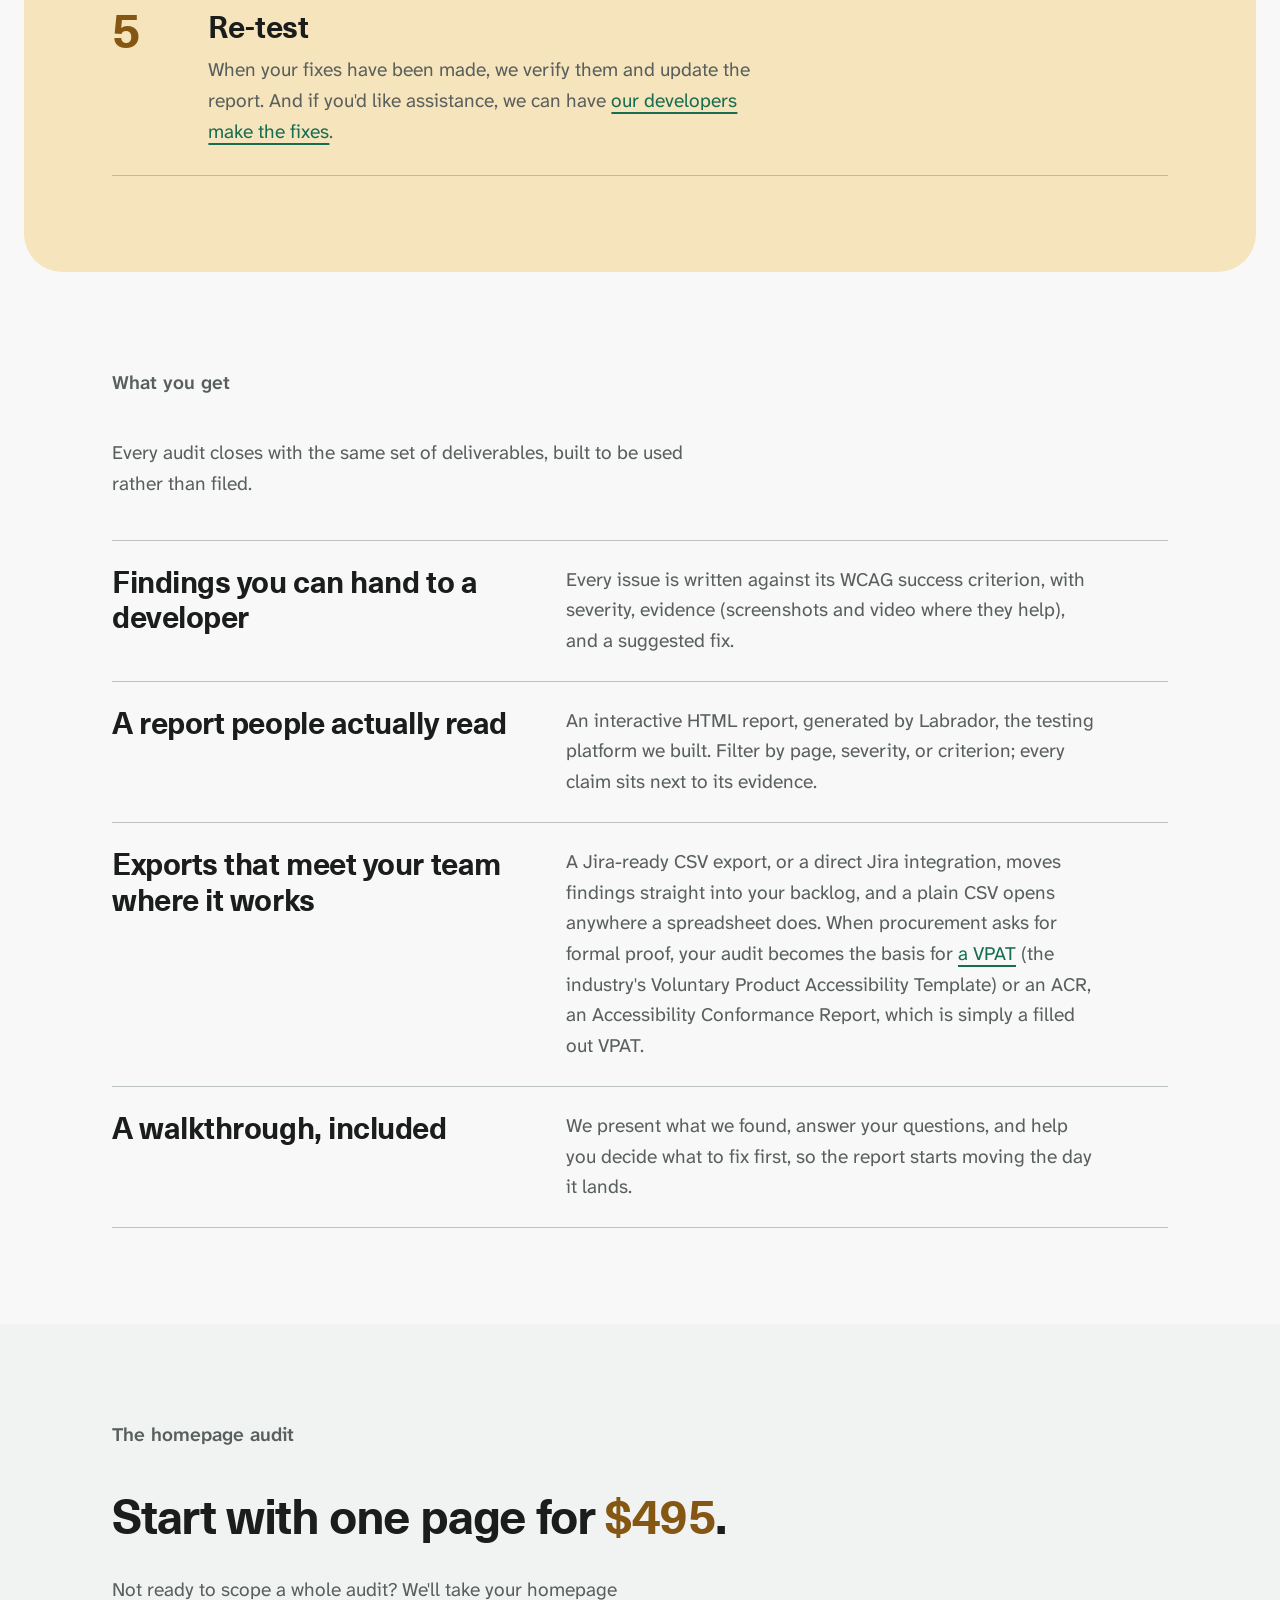
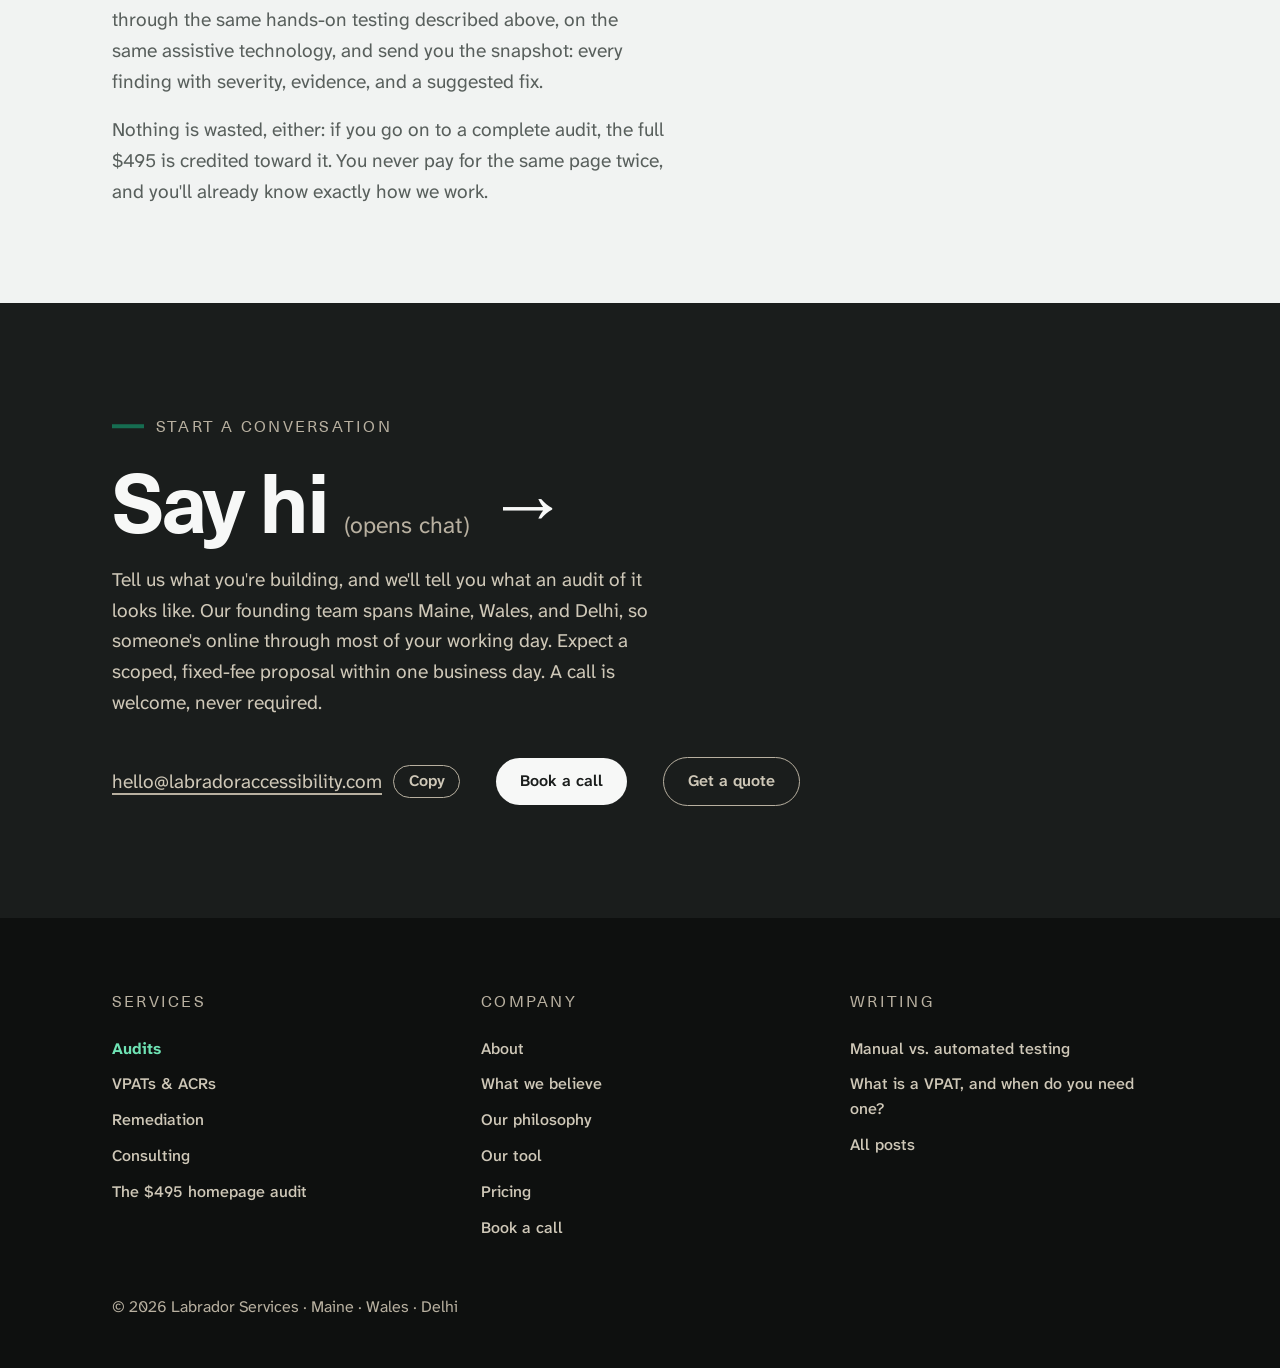
<file: audits.html>
<!doctype html>
<html lang="en">
  <head>
    <meta charset="UTF-8" />
    <meta name="viewport" content="width=device-width, initial-scale=1.0" />
    <title>Accessibility audits — Labrador Services</title>
    <meta
      name="description"
      content="How a Labrador WCAG 2.2 audit works: every page tested by hand with NVDA and VoiceOver, and if requested, TalkBack and/or JAWS. We augment those tests with automated sweeps using axe and produce findings your developers can act on the day the report lands."
    />
    <link rel="icon" href="favicon.ico" sizes="any" />
    <link rel="preconnect" href="https://fonts.googleapis.com" />
    <link rel="preconnect" href="https://fonts.gstatic.com" crossorigin />
    <link
      href="https://fonts.googleapis.com/css2?family=Atkinson+Hyperlegible+Next:wght@400..700&display=swap"
      rel="stylesheet"
    />
    <!-- The ?v= query is the cache-buster: bump it on every stylesheet change so
         a cached stylesheet can never pair with newer markup. In WordPress this
         job moves to wp_enqueue_style's version parameter. -->
    <link rel="stylesheet" href="fonts.css?v=20" />
    <link rel="stylesheet" href="base.css?v=20" />
    <link rel="stylesheet" href="style.css?v=20" />
    <script src="site.js?v=20" defer></script>
  </head>
  <body>
    <a class="skip-link" href="#main">Skip to content</a>

    <header>
      <div class="wrap masthead-inner">
        <!-- Relative, not "/": see index.html. -->
        <a class="brand" href="index.html">
          <img
            class="brand-logo"
            src="labrador-logo.svg"
            alt="Labrador Services home"
            width="759"
            height="189"
          />
        </a>
        <!-- See index.html for why this button ships hidden: the collapsed nav is
             progressive enhancement, not a requirement. -->
        <button class="menu-button" type="button" aria-expanded="false" aria-controls="primary-nav">
          Menu
        </button>
        <nav class="masthead" id="primary-nav" aria-label="Primary">
          <ul role="list">
            <li class="has-submenu">
              <!-- Same native disclosure as index.html; see the comment there for why
                   <details>/<summary> and not an ARIA menu. -->
              <details class="submenu-toggle">
                <summary>
                  Services
                  <span class="chevron" aria-hidden="true"></span>
                </summary>
                <!-- All four services have their own pages now. -->
                <ul class="submenu" role="list">
                  <li><a href="audits.html" aria-current="page">Audits</a></li>
                  <li><a href="vpats.html">VPATs &amp; ACRs</a></li>
                  <li><a href="remediation.html">Remediation</a></li>
                  <li><a href="consulting.html">Consulting</a></li>
                </ul>
              </details>
            </li>
            <li><a href="tool.html">Our Tool</a></li>
            <li><a href="about.html">About</a></li>
            <li><a href="pricing.html">Pricing</a></li>
            <li><a href="blog/index.html">Blog</a></li>
          </ul>
          <!-- Booking runs through Calendly. PLACEHOLDER EVENT: this is the product-demo
               link; swap for the real booking event when it exists. -->
          <a class="pill" href="https://calendly.com/sam-testwithlabrador/product-demo"
            >Book a call</a
          >
        </nav>
      </div>
    </header>

    <main id="main" tabindex="-1">
      <!-- HERO — the reframe: an audit is helpful, not a judgment. Split composition:
           headline column beside a rule-bounded fact stack (the homepage hero is
           single-column; this asymmetry is deliberate differentiation). The em runs
           gold — this is the gold page; mint here means links and hovers only. -->
      <section class="hero hero-audits hero-compact" aria-labelledby="hero-h">
        <div class="wrap hero-split">
          <div class="hero-main">
            <h1 id="hero-h">An audit is a <em>map</em>, not a verdict.</h1>
            <p class="lede">
              We're not here to judge; we're here to guide. Our auditors test your product by hand,
              with the assistive technology your users actually rely on, and chart the clearest path
              to conformance with the Web Content Accessibility Guidelines (WCAG), the standard most
              accessibility laws point to.
            </p>
            <div class="hero-actions">
              <a class="pill" href="quote.html" data-quote-launch>Get a quote</a>
              <a class="pill-ghost" href="#homepage-audit">Start small for $495</a>
            </div>
          </div>
          <!-- Every item here is a claim made in full further down the page (method,
               process step 2, process step 1). The hero only surfaces them. -->
          <ul class="hero-facts" role="list">
            <li>Every page tested by hand</li>
            <li>All 55 WCAG 2.2 AA success criteria</li>
            <li>Fixed-fee, scoped in plain language</li>
          </ul>
        </div>
      </section>

      <!-- METHOD — the AT proof layer. Claim sits BESIDE the prose (a two-column
           topology the homepage never uses), and the bordered assistive-technology
           strip (sector-strip grammar) closes the section full-width. -->
      <section class="method" id="method" aria-labelledby="method-h">
        <div class="wrap">
          <h2 id="method-h">How we test</h2>
          <div class="method-cols">
            <p class="method-claim">We meet your product the way your users do.</p>
            <div class="method-prose">
              <p class="method-note">
                NVDA, VoiceOver, JAWS, and TalkBack are screen readers: software that reads the
                screen aloud, or sends it to a braille display, for people who are blind or have low
                vision. Every audit runs NVDA and VoiceOver by default, covering Windows, Mac, and
                iPhone between them. If your users rely on JAWS or on Android's TalkBack, we add
                those on request. Keyboard-only testing comes standard on every engagement.
              </p>
              <p class="method-note">
                The heart of every audit is a person, sitting with your product, using it. Our
                auditors navigate your critical journeys with the same assistive technology your
                users bring: listening to how a form announces itself, feeling where keyboard focus
                lands, noticing the exact moment a journey quietly becomes impossible.
              </p>
            </div>
          </div>
          <ul class="at-list" role="list">
            <li>NVDA</li>
            <li>VoiceOver</li>
            <li>JAWS</li>
            <li>TalkBack</li>
            <li>Keyboard-only testing</li>
          </ul>
        </div>
      </section>

      <!-- AUTOMATION — honest about the tooling, consistent with belief 2 on the
           homepage ("automated scans catch a quarter of the problems"). The em runs
           gold: the page's accent, in the homepage's numeric-proof grammar. -->
      <section class="automation" id="automation" aria-labelledby="automation-h">
        <div class="wrap">
          <h2 id="automation-h">Where automation fits</h2>
          <p class="automation-claim">Scanners catch about a <em>quarter</em> of the problems.</p>
          <p class="automation-note">
            We run automated checks on every engagement, led by axe, the engine behind much of the
            industry's tooling. It sweeps each page for the mechanical issues a machine can see:
            missing image descriptions, contrast slips, code that tells assistive technology one
            thing and does another. It's fast, it's tireless, and we'd be silly not to use it.
          </p>
          <p class="automation-note">
            What a scanner can't tell you is whether the focus order makes sense, whether the alt
            text says anything useful, or whether checking out with a screen reader takes four
            minutes or forty. That judgment is the audit. Automation clears the mechanical layer so
            our auditors spend their time on the three quarters only a person can find.
          </p>
        </div>
      </section>

      <!-- PROCESS — the page's one color block, and it's gold: the homepage's bold
           moment is the mint services panel, this page's is the process. The numbered
           sequence earns its numbers: an audit genuinely runs in this order. -->
      <section class="process-panel" id="process" aria-labelledby="process-h">
        <div class="wrap">
          <h2 id="process-h">How an audit runs</h2>
          <!-- list-style: none strips native numbering, so each step carries its own:
               a decorative digit for sighted readers plus a visually-hidden "Step n"
               inside the heading for everyone else. role="list" per the project rule. -->
          <ol class="process-steps" role="list">
            <li>
              <span class="step-num" aria-hidden="true">1</span>
              <div class="step-body">
                <h3><span class="visually-hidden">Step 1: </span>Scope</h3>
                <p>
                  Tell us about your product and the markets you sell into; if it's live, include
                  the URL. Within one business day you'll have a fixed-fee proposal in plain
                  language: the pages, the flows, the price.
                </p>
              </div>
            </li>
            <li>
              <span class="step-num" aria-hidden="true">2</span>
              <div class="step-body">
                <h3><span class="visually-hidden">Step 2: </span>Test</h3>
                <p>
                  Our auditors work through everything in scope by hand, with automated sweeps
                  clearing the mechanical layer as they go. The default is WCAG 2.2 at Level AA, the
                  level most laws require: all 55 of its checkpoints, called success criteria. If
                  your regulation calls for WCAG 2.1, or you want the stricter 2.2 AAA level, we
                  test to that instead.
                </p>
              </div>
            </li>
            <li>
              <span class="step-num" aria-hidden="true">3</span>
              <div class="step-body">
                <h3><span class="visually-hidden">Step 3: </span>Report</h3>
                <p>
                  Findings land in Labrador (the testing platform we built) as they're discovered,
                  and your report is generated straight from that record: severity, evidence, and
                  suggested fixes, nothing retyped.
                </p>
              </div>
            </li>
            <li>
              <span class="step-num" aria-hidden="true">4</span>
              <div class="step-body">
                <h3><span class="visually-hidden">Step 4: </span>Walk through</h3>
                <p>
                  We sit down with your team and put the findings in order together, so you leave
                  with a clear picture and a sensible plan.
                </p>
              </div>
            </li>
            <li>
              <span class="step-num" aria-hidden="true">5</span>
              <div class="step-body">
                <h3><span class="visually-hidden">Step 5: </span>Re-test</h3>
                <p>
                  When your fixes have been made, we verify them and update the report. And if you'd
                  like assistance, we can have
                  <a href="remediation.html">our developers make the fixes</a>.
                </p>
              </div>
            </li>
          </ol>
        </div>
      </section>

      <!-- DELIVERABLES — plain light section so the gold panel above stays the page's
           only color block. Rows take offer-list grammar on paper: hairlines, no
           cards, no arrows. No top rule; it follows the color block. -->
      <section class="deliverables" id="deliverables" aria-labelledby="deliverables-h">
        <div class="wrap">
          <h2 id="deliverables-h">What you get</h2>
          <p class="deliverables-intro">
            Every audit closes with the same set of deliverables, built to be used rather than
            filed.
          </p>
          <ul class="deliverable-list" role="list">
            <li>
              <h3>Findings you can hand to a developer</h3>
              <p>
                Every issue is written against its WCAG success criterion, with severity, evidence
                (screenshots and video where they help), and a suggested fix.
              </p>
            </li>
            <li>
              <h3>A report people actually read</h3>
              <p>
                An interactive HTML report, generated by Labrador, the testing platform we built.
                Filter by page, severity, or criterion; every claim sits next to its evidence.
              </p>
            </li>
            <li>
              <h3>Exports that meet your team where it works</h3>
              <p>
                A Jira-ready CSV export, or a direct Jira integration, moves findings straight into
                your backlog, and a plain CSV opens anywhere a spreadsheet does. When procurement
                asks for formal proof, your audit becomes the basis for
                <a href="vpats.html">a VPAT</a> (the industry's Voluntary Product Accessibility
                Template) or an ACR, an Accessibility Conformance Report, which is simply a filled
                out VPAT.
              </p>
            </li>
            <li>
              <h3>A walkthrough, included</h3>
              <p>
                We present what we found, answer your questions, and help you decide what to fix
                first, so the report starts moving the day it lands.
              </p>
            </li>
          </ul>
        </div>
      </section>

      <!-- SNAPSHOT — the $495 entry point, same band and copy rules as the homepage:
           no turnaround promises, credit stated plainly, nobody compared to. -->
      <section class="snapshot snapshot-audits" id="homepage-audit" aria-labelledby="snapshot-h">
        <div class="wrap">
          <h2 id="snapshot-h">The homepage audit</h2>
          <p class="snapshot-claim">Start with one page for <em>$495</em>.</p>
          <p class="snapshot-note">
            Not ready to scope a whole audit? We'll take your homepage through the same hands-on
            testing described above, on the same assistive technology, and send you the snapshot:
            every finding with severity, evidence, and a suggested fix.
          </p>
          <p class="snapshot-note">
            Nothing is wasted, either: if you go on to a complete audit, the full $495 is credited
            toward it. You never pay for the same page twice, and you'll already know exactly how we
            work.
          </p>
        </div>
      </section>

      <!-- CTA -->
      <section class="say-hi" id="contact" aria-labelledby="cta-h">
        <div class="wrap">
          <p class="kicker">Start a conversation</p>
          <h2 id="cta-h">
            <!-- data-chat-launch: opens Intercom once its snippet is added (site.js);
                 until then the heading opens email, same as the address below, so
                 nothing here is a dead end. -->
            <a href="mailto:hello@labradoraccessibility.com" data-chat-launch
              >Say hi <span class="h2-note">(opens chat)</span> <span aria-hidden="true">→</span></a
            >
          </h2>
          <p>
            Tell us what you're building, and we'll tell you what an audit of it looks like. Our
            founding team spans Maine, Wales, and Delhi, so someone's online through most of your
            working day. Expect a scoped, fixed-fee proposal within one business day. A call is
            welcome, never required.
          </p>
          <!-- Every way to reach us, in one row. site.js turns the address into a
               copy-on-click control (visible + announced "Copied!" note); without
               the script it stays a plain working mailto link. -->
          <ul class="contact-row" role="list">
            <li class="contact-email">
              <a href="mailto:hello@labradoraccessibility.com">hello@labradoraccessibility.com</a>
              <!-- The address stays a plain mailto link (it opens your mail app);
                   copying lives on this real button instead. Ships hidden because
                   without JS it could do nothing; site.js reveals and wires it. -->
              <button class="copy-button" type="button" hidden>
                Copy<span class="visually-hidden"> the email address</span>
              </button>
              <span class="copy-note" role="status"></span>
            </li>
            <!-- Booking runs through Calendly (placeholder event, see the header).
                 Get a quote is a real page (quote.html); site.js upgrades the link
                 to open the form in a dialog. -->
            <li>
              <a class="pill" href="https://calendly.com/sam-testwithlabrador/product-demo"
                >Book a call</a
              >
            </li>
            <li><a class="pill-ghost" href="quote.html" data-quote-launch>Get a quote</a></li>
          </ul>
        </div>
      </section>
    </main>

    <footer>
      <!-- aria-label distinguishes this nav from the header's "Primary" landmark. -->
      <nav class="wrap footer-nav" aria-label="Footer">
        <div class="footer-col">
          <h2>Services</h2>
          <ul role="list">
            <li><a href="audits.html" aria-current="page">Audits</a></li>
            <li><a href="vpats.html">VPATs &amp; ACRs</a></li>
            <li><a href="remediation.html">Remediation</a></li>
            <li><a href="consulting.html">Consulting</a></li>
            <li><a href="#homepage-audit">The $495 homepage audit</a></li>
          </ul>
        </div>
        <div class="footer-col">
          <h2>Company</h2>
          <ul role="list">
            <li><a href="about.html">About</a></li>
            <li><a href="index.html#beliefs">What we believe</a></li>
            <li><a href="index.html#philosophy">Our philosophy</a></li>
            <li><a href="tool.html">Our tool</a></li>
            <li><a href="pricing.html">Pricing</a></li>
            <li>
              <a href="https://calendly.com/sam-testwithlabrador/product-demo">Book a call</a>
            </li>
          </ul>
        </div>
        <div class="footer-col">
          <h2>Writing</h2>
          <!-- The blog is live with placeholder posts; in WordPress these move
               to /blog/<slug>/ permalinks. -->
          <ul role="list">
            <li>
              <a href="blog/manual-vs-automated-testing.html">Manual vs. automated testing</a>
            </li>
            <li>
              <a href="blog/what-is-a-vpat.html">What is a VPAT, and when do you need one?</a>
            </li>
            <li><a href="blog/index.html">All posts</a></li>
          </ul>
        </div>
      </nav>
      <div class="wrap colophon">
        <span>© 2026 Labrador Services · Maine · Wales · Delhi</span>
      </div>
    </footer>
  </body>
</html>
</file>
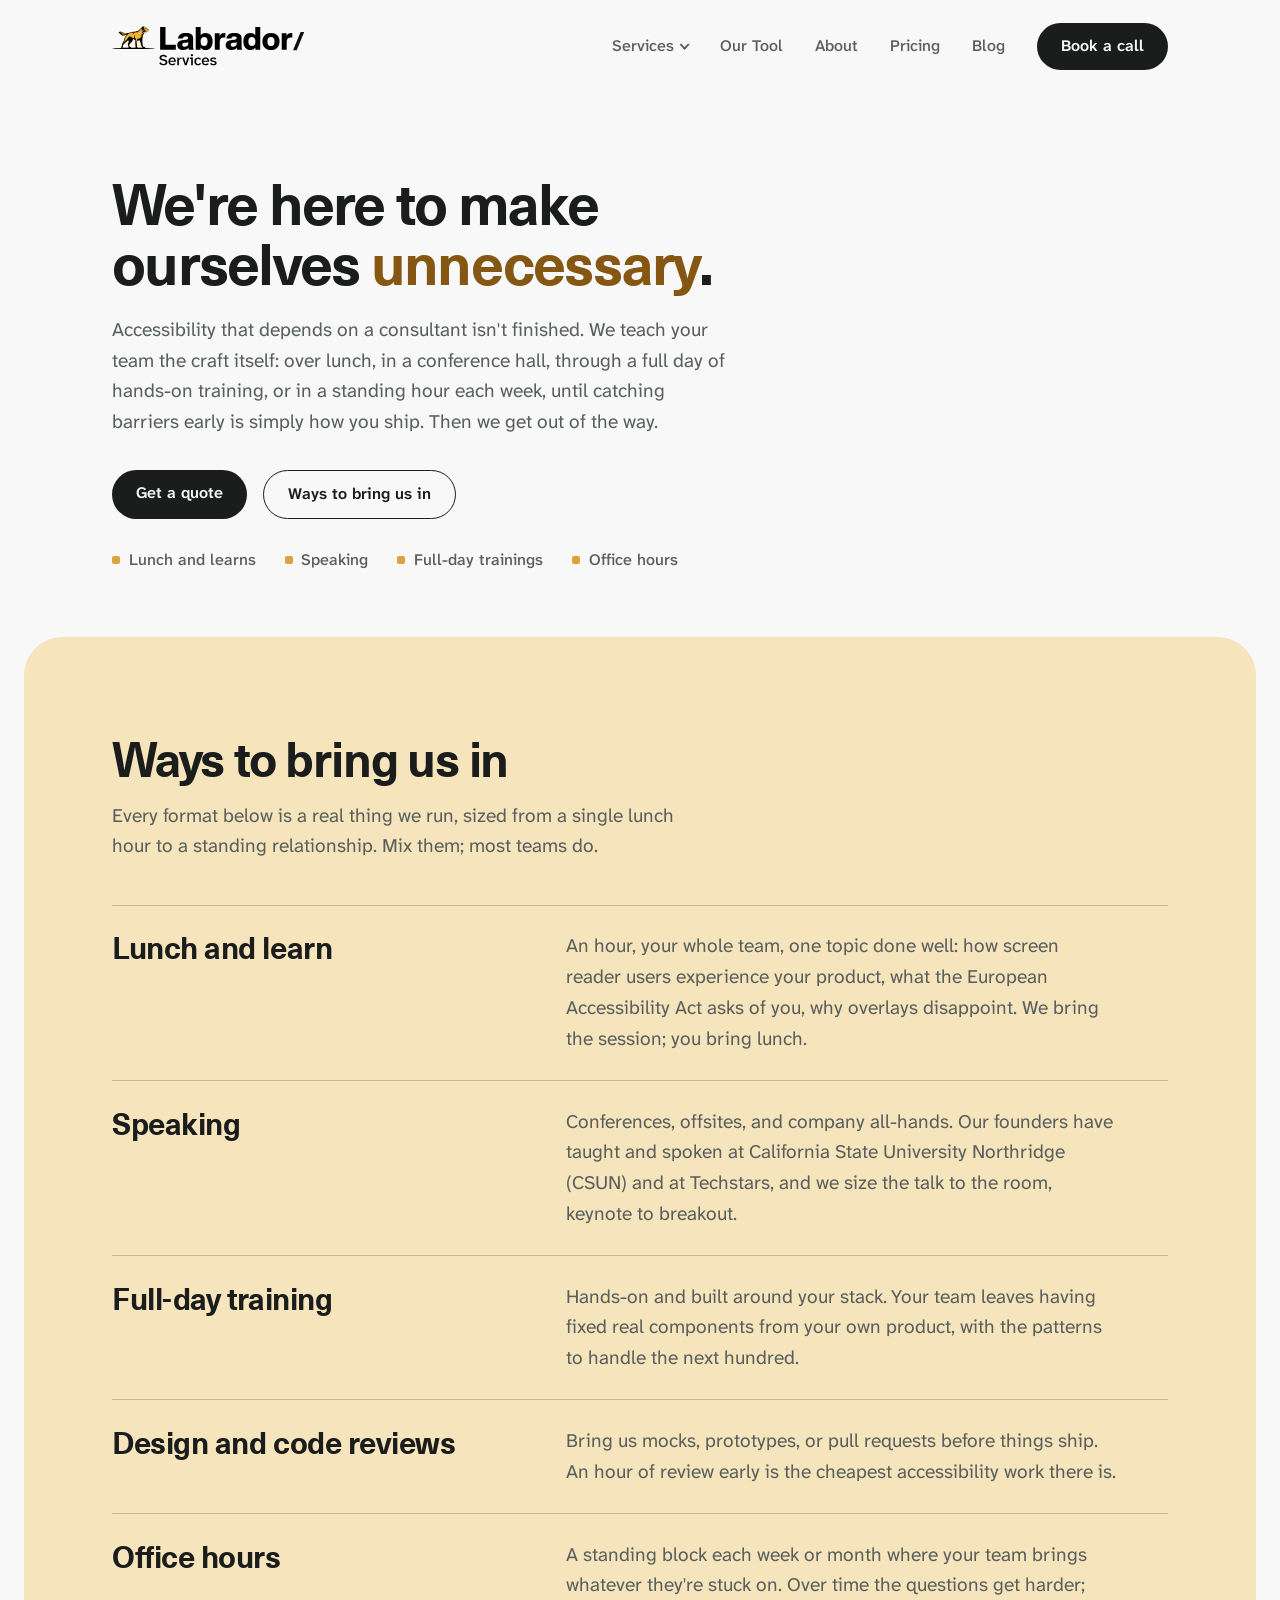
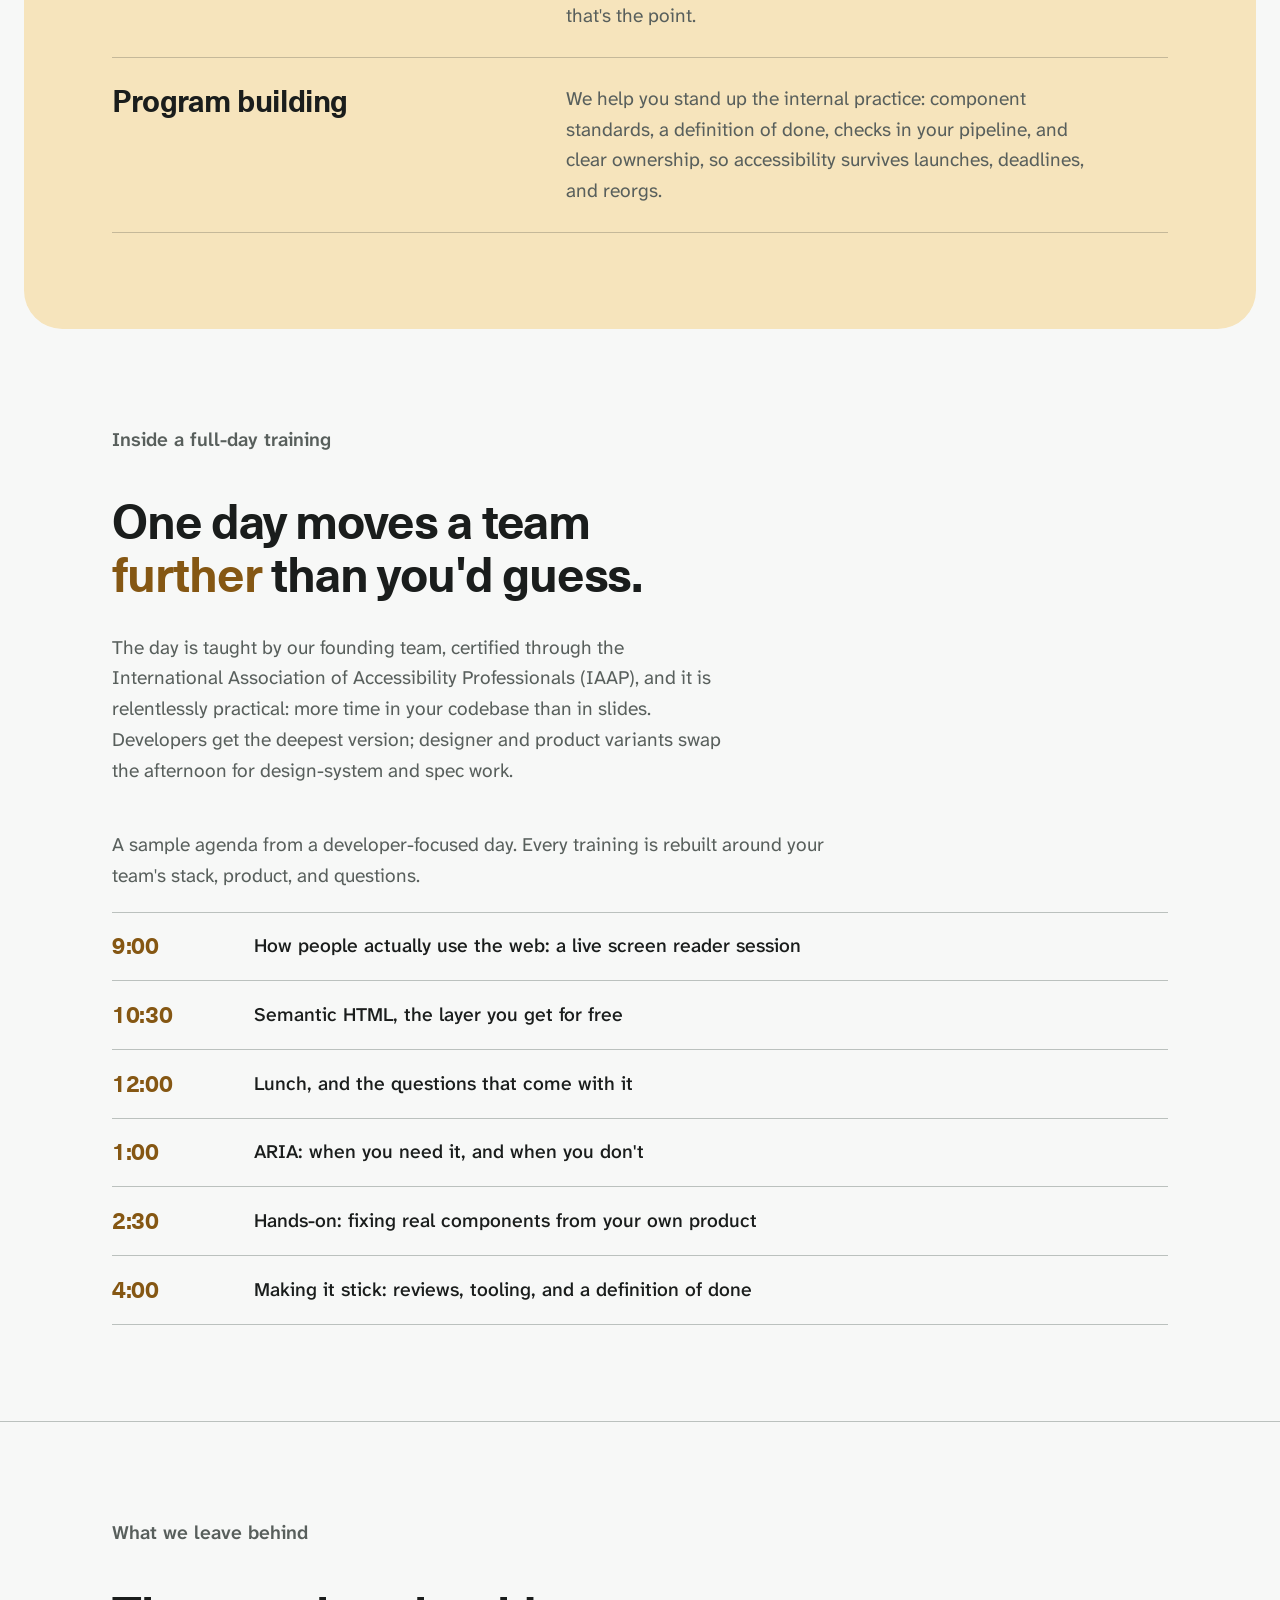
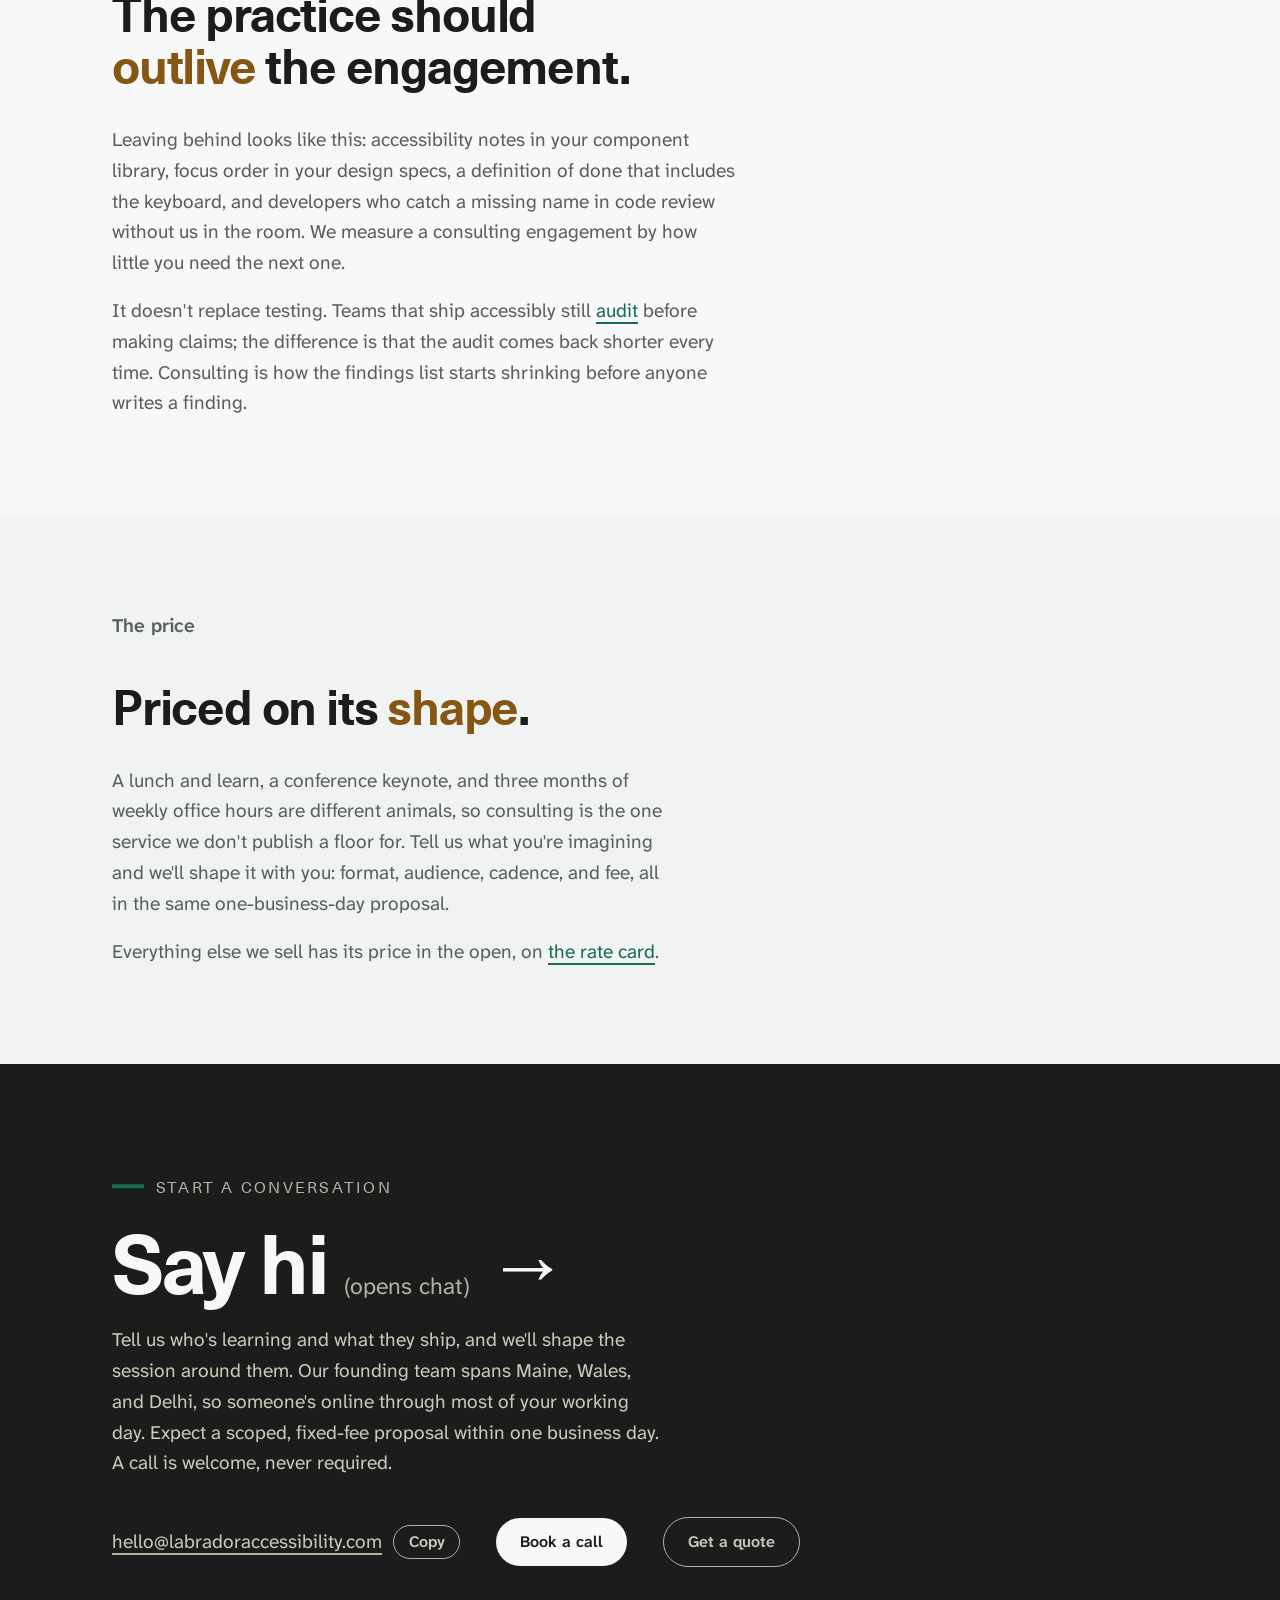
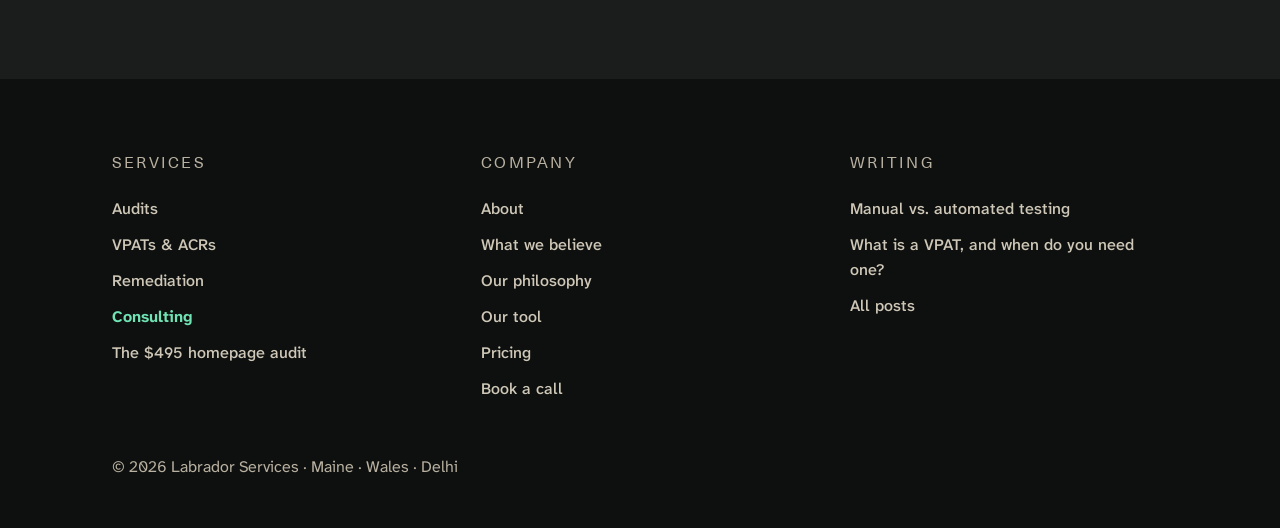
<file: consulting.html>
<!doctype html>
<html lang="en">
  <head>
    <meta charset="UTF-8" />
    <meta name="viewport" content="width=device-width, initial-scale=1.0" />
    <title>Consulting — Labrador Services</title>
    <meta
      name="description"
      content="Accessibility consulting and training from Labrador: lunch and learns, conference talks, full-day hands-on trainings, design and code reviews, and office hours, taught by IAAP-certified founders. Shaped around your team, scoped individually."
    />
    <link rel="icon" href="favicon.ico" sizes="any" />
    <link rel="preconnect" href="https://fonts.googleapis.com" />
    <link rel="preconnect" href="https://fonts.gstatic.com" crossorigin />
    <link
      href="https://fonts.googleapis.com/css2?family=Atkinson+Hyperlegible+Next:wght@400..700&display=swap"
      rel="stylesheet"
    />
    <!-- The ?v= query is the cache-buster: bump it on every stylesheet change so
         a cached stylesheet can never pair with newer markup. In WordPress this
         job moves to wp_enqueue_style's version parameter. -->
    <link rel="stylesheet" href="fonts.css?v=20" />
    <link rel="stylesheet" href="base.css?v=20" />
    <link rel="stylesheet" href="style.css?v=20" />
    <script src="site.js?v=20" defer></script>
  </head>
  <body>
    <a class="skip-link" href="#main">Skip to content</a>

    <header>
      <div class="wrap masthead-inner">
        <!-- Relative, not "/": see index.html. -->
        <a class="brand" href="index.html">
          <img
            class="brand-logo"
            src="labrador-logo.svg"
            alt="Labrador Services home"
            width="759"
            height="189"
          />
        </a>
        <!-- See index.html for why this button ships hidden: the collapsed nav is
             progressive enhancement, not a requirement. -->
        <button class="menu-button" type="button" aria-expanded="false" aria-controls="primary-nav">
          Menu
        </button>
        <nav class="masthead" id="primary-nav" aria-label="Primary">
          <ul role="list">
            <li class="has-submenu">
              <!-- Same native disclosure as index.html; see the comment there for why
                   <details>/<summary> and not an ARIA menu. -->
              <details class="submenu-toggle">
                <summary>
                  Services
                  <span class="chevron" aria-hidden="true"></span>
                </summary>
                <!-- All four services have their own pages now. -->
                <ul class="submenu" role="list">
                  <li><a href="audits.html">Audits</a></li>
                  <li><a href="vpats.html">VPATs &amp; ACRs</a></li>
                  <li><a href="remediation.html">Remediation</a></li>
                  <li><a href="consulting.html" aria-current="page">Consulting</a></li>
                </ul>
              </details>
            </li>
            <li><a href="tool.html">Our Tool</a></li>
            <li><a href="about.html">About</a></li>
            <li><a href="pricing.html">Pricing</a></li>
            <li><a href="blog/index.html">Blog</a></li>
          </ul>
          <!-- Booking runs through Calendly. PLACEHOLDER EVENT: this is the product-demo
               link; swap for the real booking event when it exists. -->
          <a class="pill" href="https://calendly.com/sam-testwithlabrador/product-demo"
            >Book a call</a
          >
        </nav>
      </div>
    </header>

    <main id="main" tabindex="-1">
      <!-- HERO — the consulting thesis, said the honest way: dependence on a
           consultant is the failure mode, and this page sells the exit. The em
           runs gold: this is the second gold page, deliberately — gold is the
           site's experience-and-authority accent ("decades", the audits
           process), and consulting is the experience sold directly. The panel
           content differs completely from the audits page's, which is what
           keeps the shared hue reading as a system rather than a repeat. -->
      <section class="hero hero-consulting hero-compact" aria-labelledby="hero-h">
        <div class="wrap">
          <h1 id="hero-h">We're here to make ourselves <em>unnecessary</em>.</h1>
          <p class="lede">
            Accessibility that depends on a consultant isn't finished. We teach your team the craft
            itself: over lunch, in a conference hall, through a full day of hands-on training, or in
            a standing hour each week, until catching barriers early is simply how you ship. Then we
            get out of the way.
          </p>
          <div class="hero-actions">
            <a class="pill" href="quote.html" data-quote-launch>Get a quote</a>
            <a class="pill-ghost" href="#formats">Ways to bring us in</a>
          </div>
          <!-- This hero's structural signature: four of the formats as a
               marked list (gold square markers, no pill shapes — pills are
               the buttons' costume). The panel below carries all six with
               descriptions. -->
          <ul class="hero-formats" role="list">
            <li>Lunch and learns</li>
            <li>Speaking</li>
            <li>Full-day trainings</li>
            <li>Office hours</li>
          </ul>
        </div>
      </section>

      <!-- FORMATS — the page's one color block, gold, sitting directly after the
           hero (earlier than any sibling page's block; the formats are what the
           visitor came for). Rows are a real <dl> in the two-column row grammar
           with the translucent-ink rules every light panel uses. No prices here
           or anywhere on this page: consulting is scoped individually, per the
           rate card. -->
      <section class="formats-panel" id="formats" aria-labelledby="formats-h">
        <div class="wrap">
          <h2 id="formats-h">Ways to bring us in</h2>
          <p class="intro">
            Every format below is a real thing we run, sized from a single lunch hour to a standing
            relationship. Mix them; most teams do.
          </p>
          <dl class="format-list">
            <div class="format">
              <dt>Lunch and learn</dt>
              <dd>
                An hour, your whole team, one topic done well: how screen reader users experience
                your product, what the European Accessibility Act asks of you, why overlays
                disappoint. We bring the session; you bring lunch.
              </dd>
            </div>
            <div class="format">
              <dt>Speaking</dt>
              <dd>
                Conferences, offsites, and company all-hands. Our founders have taught and spoken at
                California State University Northridge (CSUN) and at Techstars, and we size the talk
                to the room, keynote to breakout.
              </dd>
            </div>
            <div class="format">
              <dt>Full-day training</dt>
              <dd>
                Hands-on and built around your stack. Your team leaves having fixed real components
                from your own product, with the patterns to handle the next hundred.
              </dd>
            </div>
            <div class="format">
              <dt>Design and code reviews</dt>
              <dd>
                Bring us mocks, prototypes, or pull requests before things ship. An hour of review
                early is the cheapest accessibility work there is.
              </dd>
            </div>
            <div class="format">
              <dt>Office hours</dt>
              <dd>
                A standing block each week or month where your team brings whatever they're stuck
                on. Over time the questions get harder; that's the point.
              </dd>
            </div>
            <div class="format">
              <dt>Program building</dt>
              <dd>
                We help you stand up the internal practice: component standards, a definition of
                done, checks in your pipeline, and clear ownership, so accessibility survives
                launches, deadlines, and reorgs.
              </dd>
            </div>
          </dl>
        </div>
      </section>

      <!-- TRAINING — the concrete center: a sample agenda, in the site's
           show-the-deliverable tradition (the VPATs page's ACR excerpt, the
           remediation page's diffs). The times take gold, the page's accent, in
           its numeric-proof role. Clearly captioned as a sample; every real
           training is rebuilt per team. No top rule: follows the color block. -->
      <section class="training" id="training" aria-labelledby="training-h">
        <div class="wrap">
          <h2 id="training-h">Inside a full-day training</h2>
          <p class="training-claim">One day moves a team <em>further</em> than you'd guess.</p>
          <p class="training-note">
            The day is taught by our founding team, certified through the International Association
            of Accessibility Professionals (IAAP), and it is relentlessly practical: more time in
            your codebase than in slides. Developers get the deepest version; designer and product
            variants swap the afternoon for design-system and spec work.
          </p>
          <figure class="agenda">
            <figcaption>
              A sample agenda from a developer-focused day. Every training is rebuilt around your
              team's stack, product, and questions.
            </figcaption>
            <dl class="agenda-list">
              <div class="agenda-row">
                <dt>9:00</dt>
                <dd>How people actually use the web: a live screen reader session</dd>
              </div>
              <div class="agenda-row">
                <dt>10:30</dt>
                <dd>Semantic HTML, the layer you get for free</dd>
              </div>
              <div class="agenda-row">
                <dt>12:00</dt>
                <dd>Lunch, and the questions that come with it</dd>
              </div>
              <div class="agenda-row">
                <dt>1:00</dt>
                <dd>ARIA: when you need it, and when you don't</dd>
              </div>
              <div class="agenda-row">
                <dt>2:30</dt>
                <dd>Hands-on: fixing real components from your own product</dd>
              </div>
              <div class="agenda-row">
                <dt>4:00</dt>
                <dd>Making it stick: reviews, tooling, and a definition of done</dd>
              </div>
            </dl>
          </figure>
        </div>
      </section>

      <!-- THESIS — what "leaving behind" means in practice, and the honest line
           about how consulting relates to testing (it shortens audits; it never
           replaces them). Keeps this page consistent with the sitewide claim
           that conformance requires testing. -->
      <section class="thesis" id="thesis" aria-labelledby="thesis-h">
        <div class="wrap">
          <h2 id="thesis-h">What we leave behind</h2>
          <p class="thesis-claim">The practice should <em>outlive</em> the engagement.</p>
          <p class="thesis-note">
            Leaving behind looks like this: accessibility notes in your component library, focus
            order in your design specs, a definition of done that includes the keyboard, and
            developers who catch a missing name in code review without us in the room. We measure a
            consulting engagement by how little you need the next one.
          </p>
          <p class="thesis-note">
            It doesn't replace testing. Teams that ship accessibly still
            <a href="audits.html">audit</a> before making claims; the difference is that the audit
            comes back shorter every time. Consulting is how the findings list starts shrinking
            before anyone writes a finding.
          </p>
        </div>
      </section>

      <!-- PRICE — the band, minus a number: consulting is the one service the
           rate card scopes individually, and the copy owns that plainly instead
           of hiding it. The em runs gold, the page's accent. -->
      <section class="snapshot snapshot-consulting" id="price" aria-labelledby="price-h">
        <div class="wrap">
          <h2 id="price-h">The price</h2>
          <p class="snapshot-claim">Priced on its <em>shape</em>.</p>
          <p class="snapshot-note">
            A lunch and learn, a conference keynote, and three months of weekly office hours are
            different animals, so consulting is the one service we don't publish a floor for. Tell
            us what you're imagining and we'll shape it with you: format, audience, cadence, and
            fee, all in the same one-business-day proposal.
          </p>
          <p class="snapshot-note">
            Everything else we sell has its price in the open, on
            <a href="pricing.html">the rate card</a>.
          </p>
        </div>
      </section>

      <!-- CTA -->
      <section class="say-hi" id="contact" aria-labelledby="cta-h">
        <div class="wrap">
          <p class="kicker">Start a conversation</p>
          <h2 id="cta-h">
            <!-- data-chat-launch: opens Intercom once its snippet is added (site.js);
                 until then the heading opens email, same as the address below, so
                 nothing here is a dead end. -->
            <a href="mailto:hello@labradoraccessibility.com" data-chat-launch
              >Say hi <span class="h2-note">(opens chat)</span> <span aria-hidden="true">→</span></a
            >
          </h2>
          <p>
            Tell us who's learning and what they ship, and we'll shape the session around them. Our
            founding team spans Maine, Wales, and Delhi, so someone's online through most of your
            working day. Expect a scoped, fixed-fee proposal within one business day. A call is
            welcome, never required.
          </p>
          <!-- Every way to reach us, in one row. site.js turns the address into a
               copy-on-click control (visible + announced "Copied!" note); without
               the script it stays a plain working mailto link. -->
          <ul class="contact-row" role="list">
            <li class="contact-email">
              <a href="mailto:hello@labradoraccessibility.com">hello@labradoraccessibility.com</a>
              <!-- The address stays a plain mailto link (it opens your mail app);
                   copying lives on this real button instead. Ships hidden because
                   without JS it could do nothing; site.js reveals and wires it. -->
              <button class="copy-button" type="button" hidden>
                Copy<span class="visually-hidden"> the email address</span>
              </button>
              <span class="copy-note" role="status"></span>
            </li>
            <!-- Booking runs through Calendly (placeholder event, see the header).
                 Get a quote is a real page (quote.html); site.js upgrades the link
                 to open the form in a dialog. -->
            <li>
              <a class="pill" href="https://calendly.com/sam-testwithlabrador/product-demo"
                >Book a call</a
              >
            </li>
            <li><a class="pill-ghost" href="quote.html" data-quote-launch>Get a quote</a></li>
          </ul>
        </div>
      </section>
    </main>

    <footer>
      <!-- aria-label distinguishes this nav from the header's "Primary" landmark. -->
      <nav class="wrap footer-nav" aria-label="Footer">
        <div class="footer-col">
          <h2>Services</h2>
          <ul role="list">
            <li><a href="audits.html">Audits</a></li>
            <li><a href="vpats.html">VPATs &amp; ACRs</a></li>
            <li><a href="remediation.html">Remediation</a></li>
            <li><a href="consulting.html" aria-current="page">Consulting</a></li>
            <li><a href="audits.html#homepage-audit">The $495 homepage audit</a></li>
          </ul>
        </div>
        <div class="footer-col">
          <h2>Company</h2>
          <ul role="list">
            <li><a href="about.html">About</a></li>
            <li><a href="index.html#beliefs">What we believe</a></li>
            <li><a href="index.html#philosophy">Our philosophy</a></li>
            <li><a href="tool.html">Our tool</a></li>
            <li><a href="pricing.html">Pricing</a></li>
            <li>
              <a href="https://calendly.com/sam-testwithlabrador/product-demo">Book a call</a>
            </li>
          </ul>
        </div>
        <div class="footer-col">
          <h2>Writing</h2>
          <!-- The blog is live with placeholder posts; in WordPress these move
               to /blog/<slug>/ permalinks. -->
          <ul role="list">
            <li>
              <a href="blog/manual-vs-automated-testing.html">Manual vs. automated testing</a>
            </li>
            <li>
              <a href="blog/what-is-a-vpat.html">What is a VPAT, and when do you need one?</a>
            </li>
            <li><a href="blog/index.html">All posts</a></li>
          </ul>
        </div>
      </nav>
      <div class="wrap colophon">
        <span>© 2026 Labrador Services · Maine · Wales · Delhi</span>
      </div>
    </footer>
  </body>
</html>
</file>
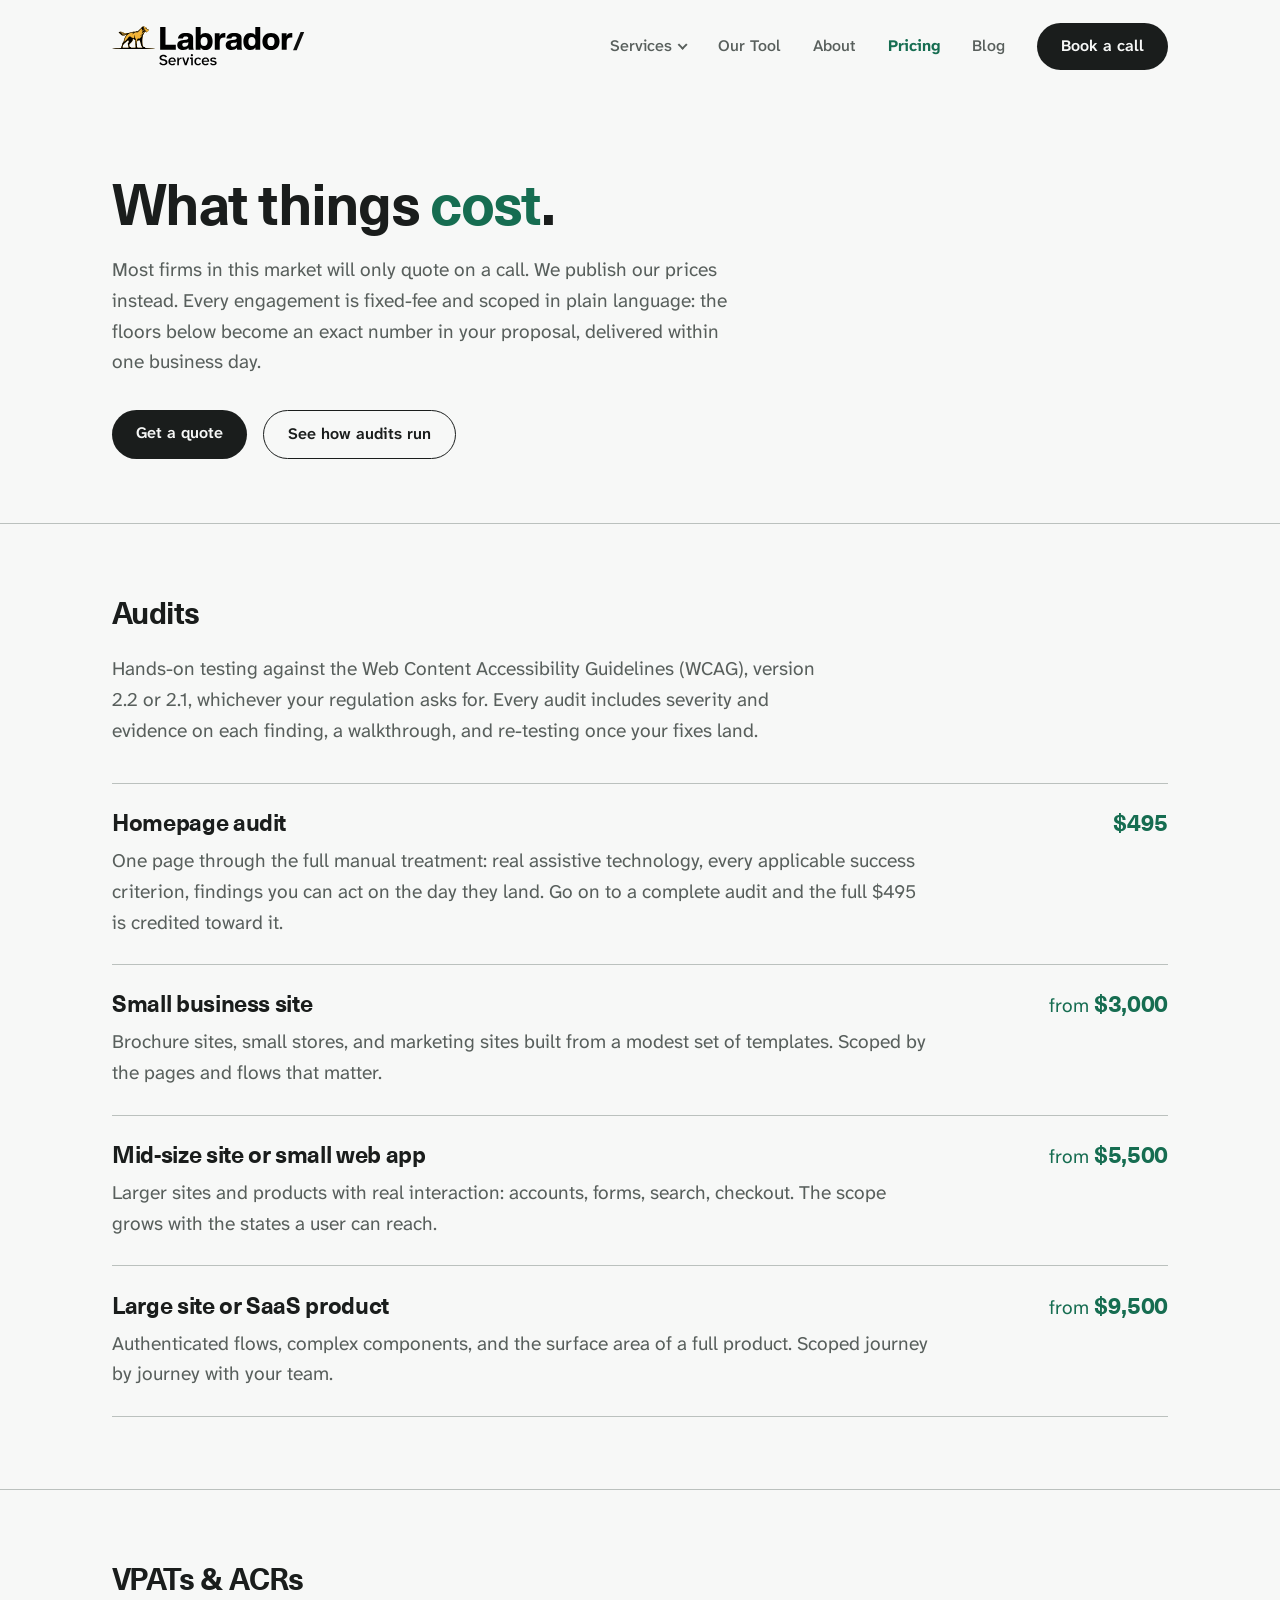
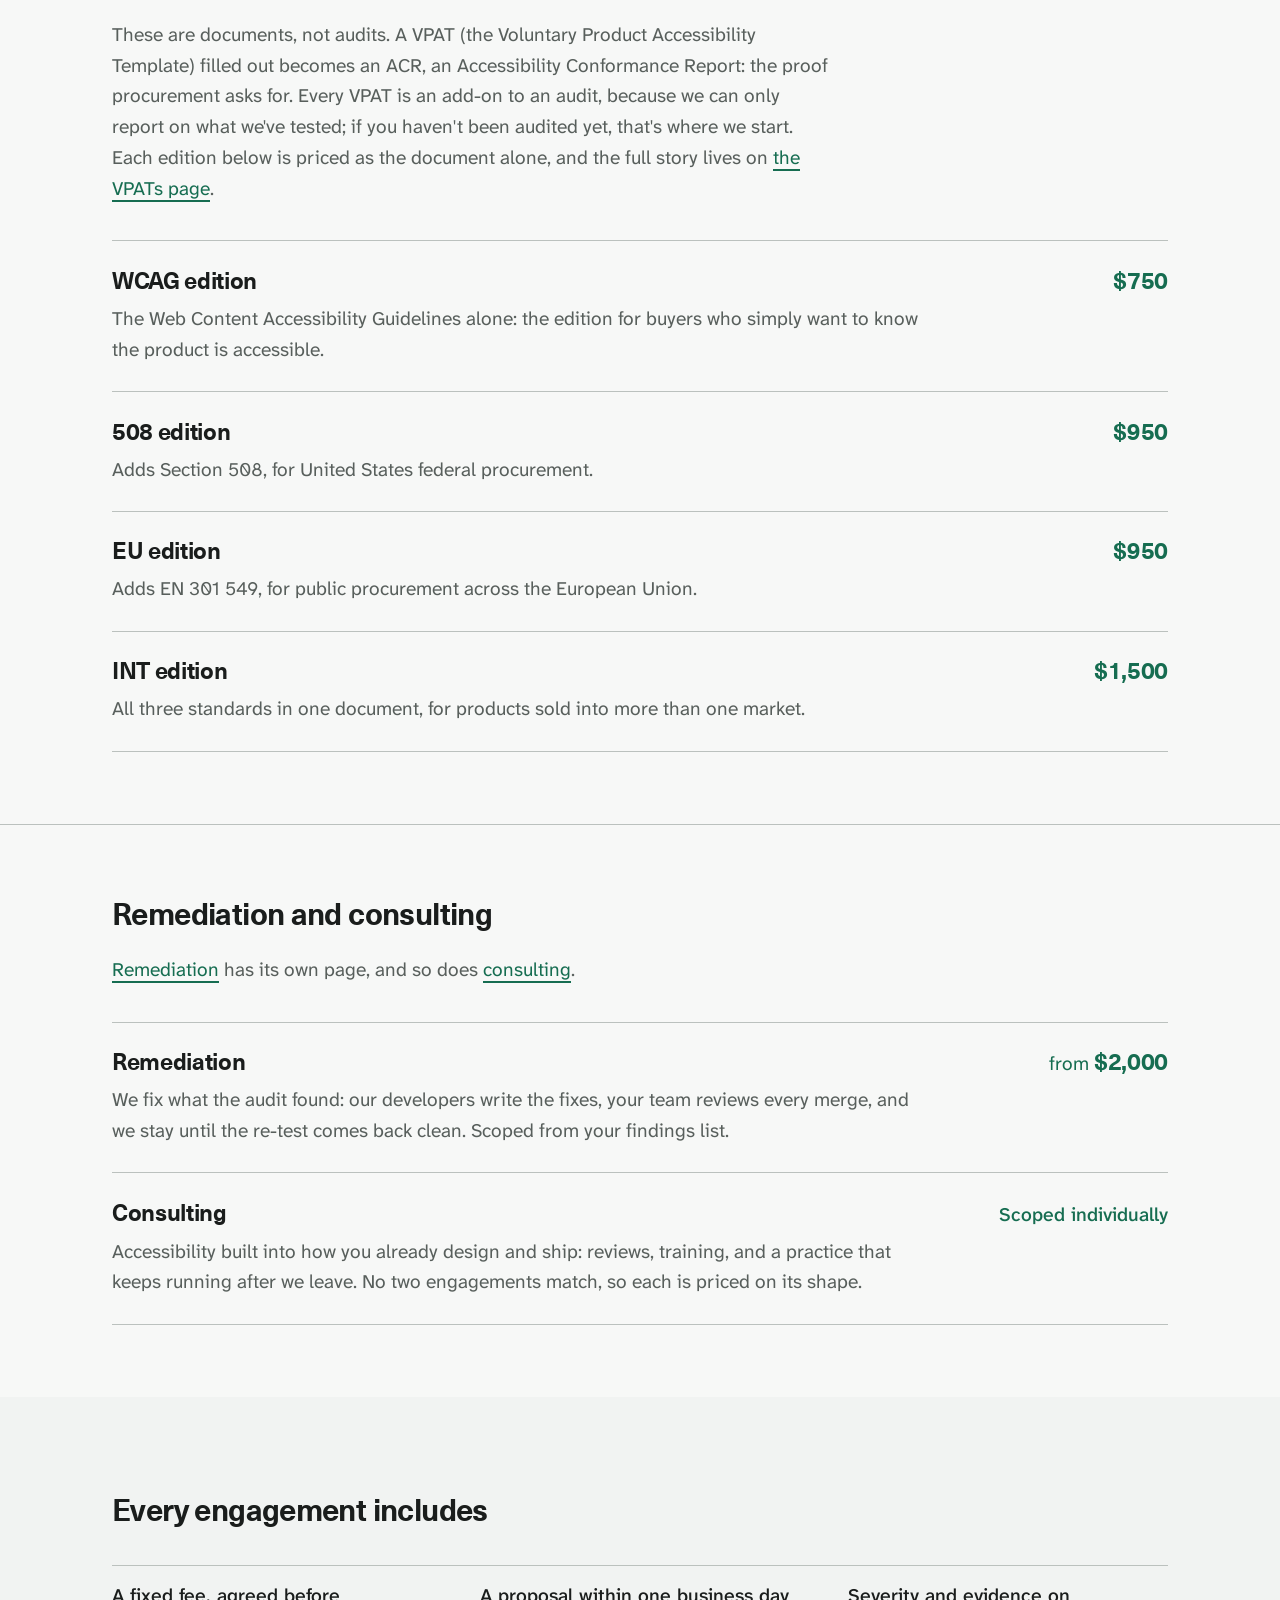
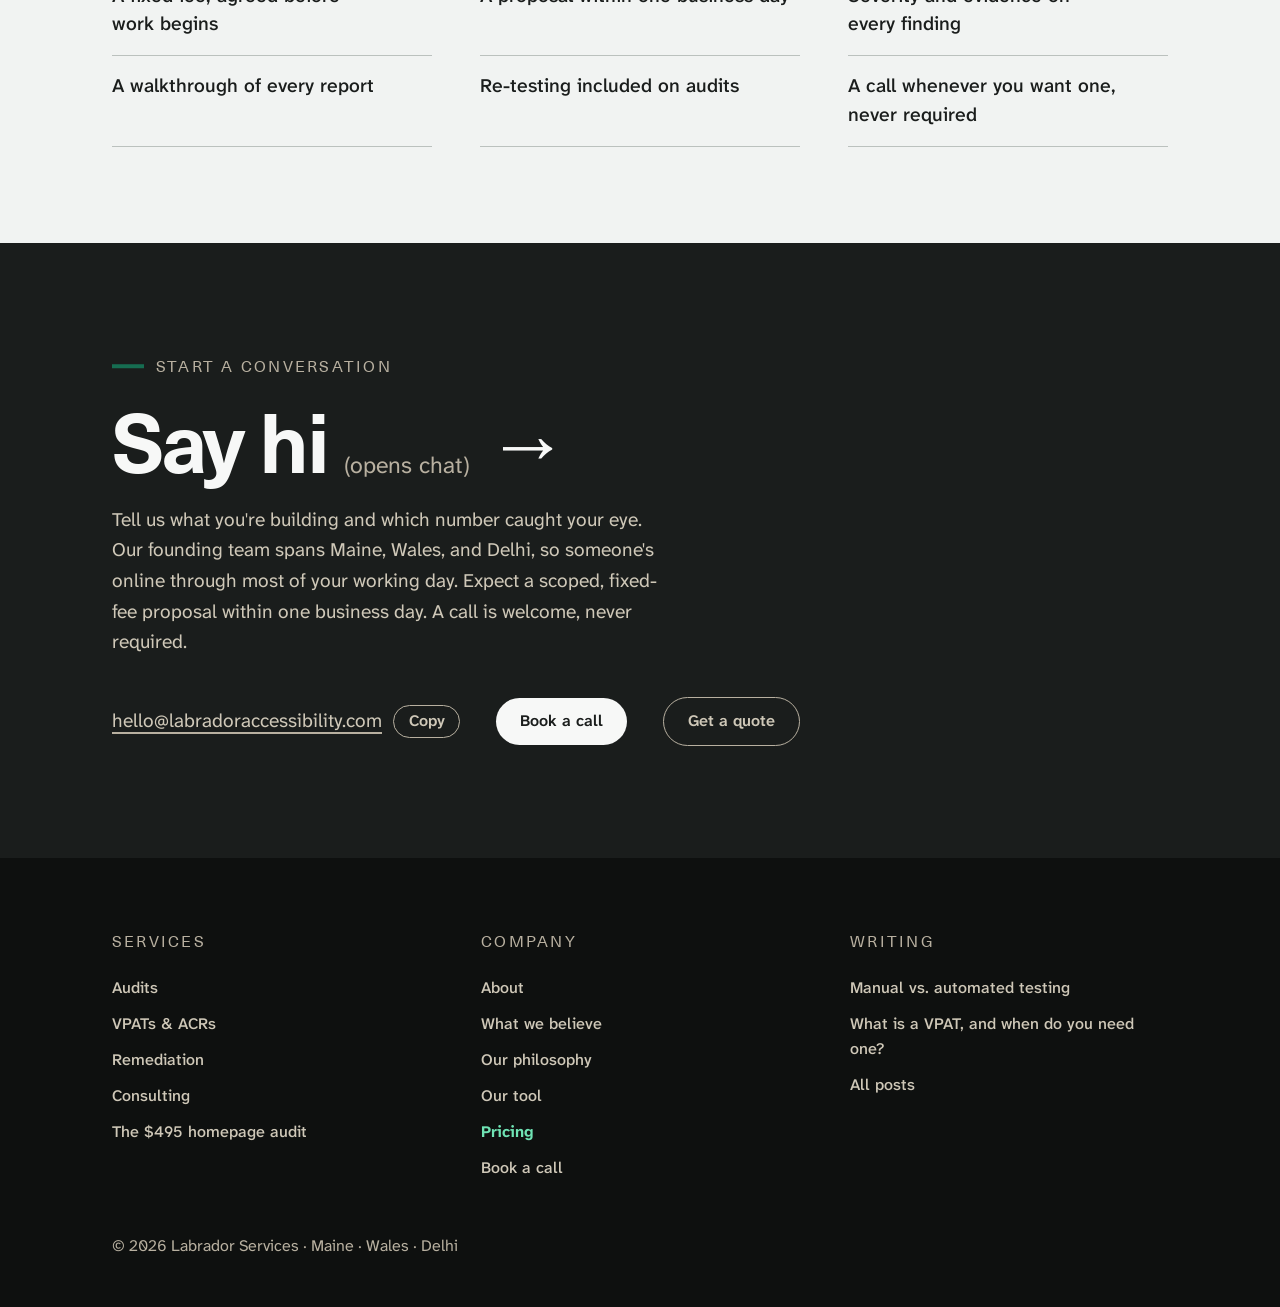
<file: pricing.html>
<!doctype html>
<html lang="en">
  <head>
    <meta charset="UTF-8" />
    <meta name="viewport" content="width=device-width, initial-scale=1.0" />
    <title>Pricing — Labrador Services</title>
    <meta
      name="description"
      content="Labrador's published prices: homepage audits for $495, site audits from $3,000, VPATs and ACRs from $750 per edition, remediation from $2,000. Fixed fees, scoped in plain language, proposals within one business day."
    />
    <link rel="icon" href="favicon.ico" sizes="any" />
    <link rel="preconnect" href="https://fonts.googleapis.com" />
    <link rel="preconnect" href="https://fonts.gstatic.com" crossorigin />
    <link
      href="https://fonts.googleapis.com/css2?family=Atkinson+Hyperlegible+Next:wght@400..700&display=swap"
      rel="stylesheet"
    />
    <!-- The ?v= query is the cache-buster: bump it on every stylesheet change so
         a cached stylesheet can never pair with newer markup. In WordPress this
         job moves to wp_enqueue_style's version parameter. -->
    <link rel="stylesheet" href="fonts.css?v=20" />
    <link rel="stylesheet" href="base.css?v=20" />
    <link rel="stylesheet" href="style.css?v=20" />
    <script src="site.js?v=20" defer></script>
  </head>
  <body>
    <a class="skip-link" href="#main">Skip to content</a>

    <header>
      <div class="wrap masthead-inner">
        <!-- Relative, not "/": see index.html. -->
        <a class="brand" href="index.html">
          <img
            class="brand-logo"
            src="labrador-logo.svg"
            alt="Labrador Services home"
            width="759"
            height="189"
          />
        </a>
        <!-- See index.html for why this button ships hidden: the collapsed nav is
             progressive enhancement, not a requirement. -->
        <button class="menu-button" type="button" aria-expanded="false" aria-controls="primary-nav">
          Menu
        </button>
        <nav class="masthead" id="primary-nav" aria-label="Primary">
          <ul role="list">
            <li class="has-submenu">
              <!-- Same native disclosure as index.html; see the comment there for why
                   <details>/<summary> and not an ARIA menu. -->
              <details class="submenu-toggle">
                <summary>
                  Services
                  <span class="chevron" aria-hidden="true"></span>
                </summary>
                <!-- All four services have their own pages now. -->
                <ul class="submenu" role="list">
                  <li><a href="audits.html">Audits</a></li>
                  <li><a href="vpats.html">VPATs &amp; ACRs</a></li>
                  <li><a href="remediation.html">Remediation</a></li>
                  <li><a href="consulting.html">Consulting</a></li>
                </ul>
              </details>
            </li>
            <li><a href="tool.html">Our Tool</a></li>
            <li><a href="about.html">About</a></li>
            <li><a href="pricing.html" aria-current="page">Pricing</a></li>
            <li><a href="blog/index.html">Blog</a></li>
          </ul>
          <!-- Booking runs through Calendly. PLACEHOLDER EVENT: this is the product-demo
               link; swap for the real booking event when it exists. -->
          <a class="pill" href="https://calendly.com/sam-testwithlabrador/product-demo"
            >Book a call</a
          >
        </nav>
      </div>
    </header>

    <main id="main" tabindex="-1">
      <!-- HERO — the transparency statement. This is the paper page: the one page
           with no color block, deliberately, because a rate card is the artifact
           where quiet IS the credibility. The whole surface is hairline rows and
           big numbers; publishing prices at all is the differentiator in this
           market, and the design should read like a confident printed rate
           sheet, not a sales page. -->
      <section class="hero hero-compact" aria-labelledby="hero-h">
        <div class="wrap">
          <h1 id="hero-h">What things <em>cost</em>.</h1>
          <p class="lede">
            Most firms in this market will only quote on a call. We publish our prices instead.
            Every engagement is fixed-fee and scoped in plain language: the floors below become an
            exact number in your proposal, delivered within one business day.
          </p>
          <div class="hero-actions">
            <a class="pill" href="quote.html" data-quote-launch>Get a quote</a>
            <a class="pill-ghost" href="audits.html">See how audits run</a>
          </div>
        </div>
      </section>

      <!-- THE RATE CARD — three grouped strata, each a <dl> whose groups are
           rate-sheet rows: the service is the term, and the price and the
           description are both definitions. The row puts the price on the
           term's own line, flush right, with the description beneath at full
           measure — printed-price-list grammar, deliberately NOT the three
           side-by-side columns the VPATs page's editions panel uses. Two
           reasons: a narrow term column wrapped every multi-word service name,
           and per-row column widths could never align the prices with each
           other. DOM order is term, price, description, matching what the eye
           sees and putting the price where a screen reader reaches it first. -->
      <section class="rates" id="audit-rates" aria-labelledby="audit-rates-h">
        <div class="wrap">
          <h2 id="audit-rates-h">Audits</h2>
          <p class="rates-intro">
            Hands-on testing against the Web Content Accessibility Guidelines (WCAG), version 2.2 or
            2.1, whichever your regulation asks for. Every audit includes severity and evidence on
            each finding, a walkthrough, and re-testing once your fixes land.
          </p>
          <dl class="rate-list">
            <div class="rate">
              <dt>Homepage audit</dt>
              <dd class="rate-price">$495</dd>
              <dd class="rate-note">
                One page through the full manual treatment: real assistive technology, every
                applicable success criterion, findings you can act on the day they land. Go on to a
                complete audit and the full $495 is credited toward it.
              </dd>
            </div>
            <div class="rate">
              <dt>Small business site</dt>
              <dd class="rate-price"><span class="rate-from">from</span> $3,000</dd>
              <dd class="rate-note">
                Brochure sites, small stores, and marketing sites built from a modest set of
                templates. Scoped by the pages and flows that matter.
              </dd>
            </div>
            <div class="rate">
              <dt>Mid-size site or small web app</dt>
              <dd class="rate-price"><span class="rate-from">from</span> $5,500</dd>
              <dd class="rate-note">
                Larger sites and products with real interaction: accounts, forms, search, checkout.
                The scope grows with the states a user can reach.
              </dd>
            </div>
            <div class="rate">
              <dt>Large site or SaaS product</dt>
              <dd class="rate-price"><span class="rate-from">from</span> $9,500</dd>
              <dd class="rate-note">
                Authenticated flows, complex components, and the surface area of a full product.
                Scoped journey by journey with your team.
              </dd>
            </div>
          </dl>
        </div>
      </section>

      <section class="rates" id="vpat-rates" aria-labelledby="vpat-rates-h">
        <div class="wrap">
          <h2 id="vpat-rates-h">VPATs &amp; ACRs</h2>
          <p class="rates-intro">
            These are documents, not audits. A VPAT (the Voluntary Product Accessibility Template)
            filled out becomes an ACR, an Accessibility Conformance Report: the proof procurement
            asks for. Every VPAT is an add-on to an audit, because we can only report on what we've
            tested; if you haven't been audited yet, that's where we start. Each edition below is
            priced as the document alone, and the full story lives on
            <a href="vpats.html">the VPATs page</a>.
          </p>
          <dl class="rate-list">
            <div class="rate">
              <dt>WCAG edition</dt>
              <dd class="rate-price">$750</dd>
              <dd class="rate-note">
                The Web Content Accessibility Guidelines alone: the edition for buyers who simply
                want to know the product is accessible.
              </dd>
            </div>
            <div class="rate">
              <dt>508 edition</dt>
              <dd class="rate-price">$950</dd>
              <dd class="rate-note">Adds Section 508, for United States federal procurement.</dd>
            </div>
            <div class="rate">
              <dt>EU edition</dt>
              <dd class="rate-price">$950</dd>
              <dd class="rate-note">
                Adds EN 301 549, for public procurement across the European Union.
              </dd>
            </div>
            <div class="rate">
              <dt>INT edition</dt>
              <dd class="rate-price">$1,500</dd>
              <dd class="rate-note">
                All three standards in one document, for products sold into more than one market.
              </dd>
            </div>
          </dl>
        </div>
      </section>

      <section class="rates" id="work-rates" aria-labelledby="work-rates-h">
        <div class="wrap">
          <h2 id="work-rates-h">Remediation and consulting</h2>
          <!-- Link text is the destination name, never "its own page": in a screen
               reader's link list, "its own page" carries no destination at all
               (WCAG 2.4.4, and 2.4.9 at AAA). Same rule everywhere on the site. -->
          <p class="rates-intro">
            <a href="remediation.html">Remediation</a> has its own page, and so does
            <a href="consulting.html">consulting</a>.
          </p>
          <dl class="rate-list">
            <div class="rate">
              <dt>Remediation</dt>
              <dd class="rate-price"><span class="rate-from">from</span> $2,000</dd>
              <dd class="rate-note">
                We fix what the audit found: our developers write the fixes, your team reviews every
                merge, and we stay until the re-test comes back clean. Scoped from your findings
                list.
              </dd>
            </div>
            <div class="rate">
              <dt>Consulting</dt>
              <dd class="rate-price rate-price-words">Scoped individually</dd>
              <dd class="rate-note">
                Accessibility built into how you already design and ship: reviews, training, and a
                practice that keeps running after we leave. No two engagements match, so each is
                priced on its shape.
              </dd>
            </div>
          </dl>
        </div>
      </section>

      <!-- ALWAYS INCLUDED — the reassurance strip on the quiet second neutral,
           closing the card the way the snapshot bands close their pages. The
           last item is the "call welcome, never required" promise, kept in its
           established wording family. -->
      <section class="includes" id="includes" aria-labelledby="includes-h">
        <div class="wrap">
          <h2 id="includes-h">Every engagement includes</h2>
          <ul class="includes-list" role="list">
            <li>A fixed fee, agreed before work begins</li>
            <li>A proposal within one business day</li>
            <li>Severity and evidence on every finding</li>
            <li>A walkthrough of every report</li>
            <li>Re-testing included on audits</li>
            <li>A call whenever you want one, never required</li>
          </ul>
        </div>
      </section>

      <!-- CTA -->
      <section class="say-hi" id="contact" aria-labelledby="cta-h">
        <div class="wrap">
          <p class="kicker">Start a conversation</p>
          <h2 id="cta-h">
            <!-- data-chat-launch: opens Intercom once its snippet is added (site.js);
                 until then the heading opens email, same as the address below, so
                 nothing here is a dead end. -->
            <a href="mailto:hello@labradoraccessibility.com" data-chat-launch
              >Say hi <span class="h2-note">(opens chat)</span> <span aria-hidden="true">→</span></a
            >
          </h2>
          <p>
            Tell us what you're building and which number caught your eye. Our founding team spans
            Maine, Wales, and Delhi, so someone's online through most of your working day. Expect a
            scoped, fixed-fee proposal within one business day. A call is welcome, never required.
          </p>
          <!-- Every way to reach us, in one row. site.js turns the address into a
               copy-on-click control (visible + announced "Copied!" note); without
               the script it stays a plain working mailto link. -->
          <ul class="contact-row" role="list">
            <li class="contact-email">
              <a href="mailto:hello@labradoraccessibility.com">hello@labradoraccessibility.com</a>
              <!-- The address stays a plain mailto link (it opens your mail app);
                   copying lives on this real button instead. Ships hidden because
                   without JS it could do nothing; site.js reveals and wires it. -->
              <button class="copy-button" type="button" hidden>
                Copy<span class="visually-hidden"> the email address</span>
              </button>
              <span class="copy-note" role="status"></span>
            </li>
            <!-- Booking runs through Calendly (placeholder event, see the header).
                 Get a quote is a real page (quote.html); site.js upgrades the link
                 to open the form in a dialog. -->
            <li>
              <a class="pill" href="https://calendly.com/sam-testwithlabrador/product-demo"
                >Book a call</a
              >
            </li>
            <li><a class="pill-ghost" href="quote.html" data-quote-launch>Get a quote</a></li>
          </ul>
        </div>
      </section>
    </main>

    <footer>
      <!-- aria-label distinguishes this nav from the header's "Primary" landmark. -->
      <nav class="wrap footer-nav" aria-label="Footer">
        <div class="footer-col">
          <h2>Services</h2>
          <ul role="list">
            <li><a href="audits.html">Audits</a></li>
            <li><a href="vpats.html">VPATs &amp; ACRs</a></li>
            <li><a href="remediation.html">Remediation</a></li>
            <li><a href="consulting.html">Consulting</a></li>
            <li><a href="audits.html#homepage-audit">The $495 homepage audit</a></li>
          </ul>
        </div>
        <div class="footer-col">
          <h2>Company</h2>
          <ul role="list">
            <li><a href="about.html">About</a></li>
            <li><a href="index.html#beliefs">What we believe</a></li>
            <li><a href="index.html#philosophy">Our philosophy</a></li>
            <li><a href="tool.html">Our tool</a></li>
            <li><a href="pricing.html" aria-current="page">Pricing</a></li>
            <li>
              <a href="https://calendly.com/sam-testwithlabrador/product-demo">Book a call</a>
            </li>
          </ul>
        </div>
        <div class="footer-col">
          <h2>Writing</h2>
          <!-- The blog is live with placeholder posts; in WordPress these move
               to /blog/<slug>/ permalinks. -->
          <ul role="list">
            <li>
              <a href="blog/manual-vs-automated-testing.html">Manual vs. automated testing</a>
            </li>
            <li>
              <a href="blog/what-is-a-vpat.html">What is a VPAT, and when do you need one?</a>
            </li>
            <li><a href="blog/index.html">All posts</a></li>
          </ul>
        </div>
      </nav>
      <div class="wrap colophon">
        <span>© 2026 Labrador Services · Maine · Wales · Delhi</span>
      </div>
    </footer>
  </body>
</html>
</file>
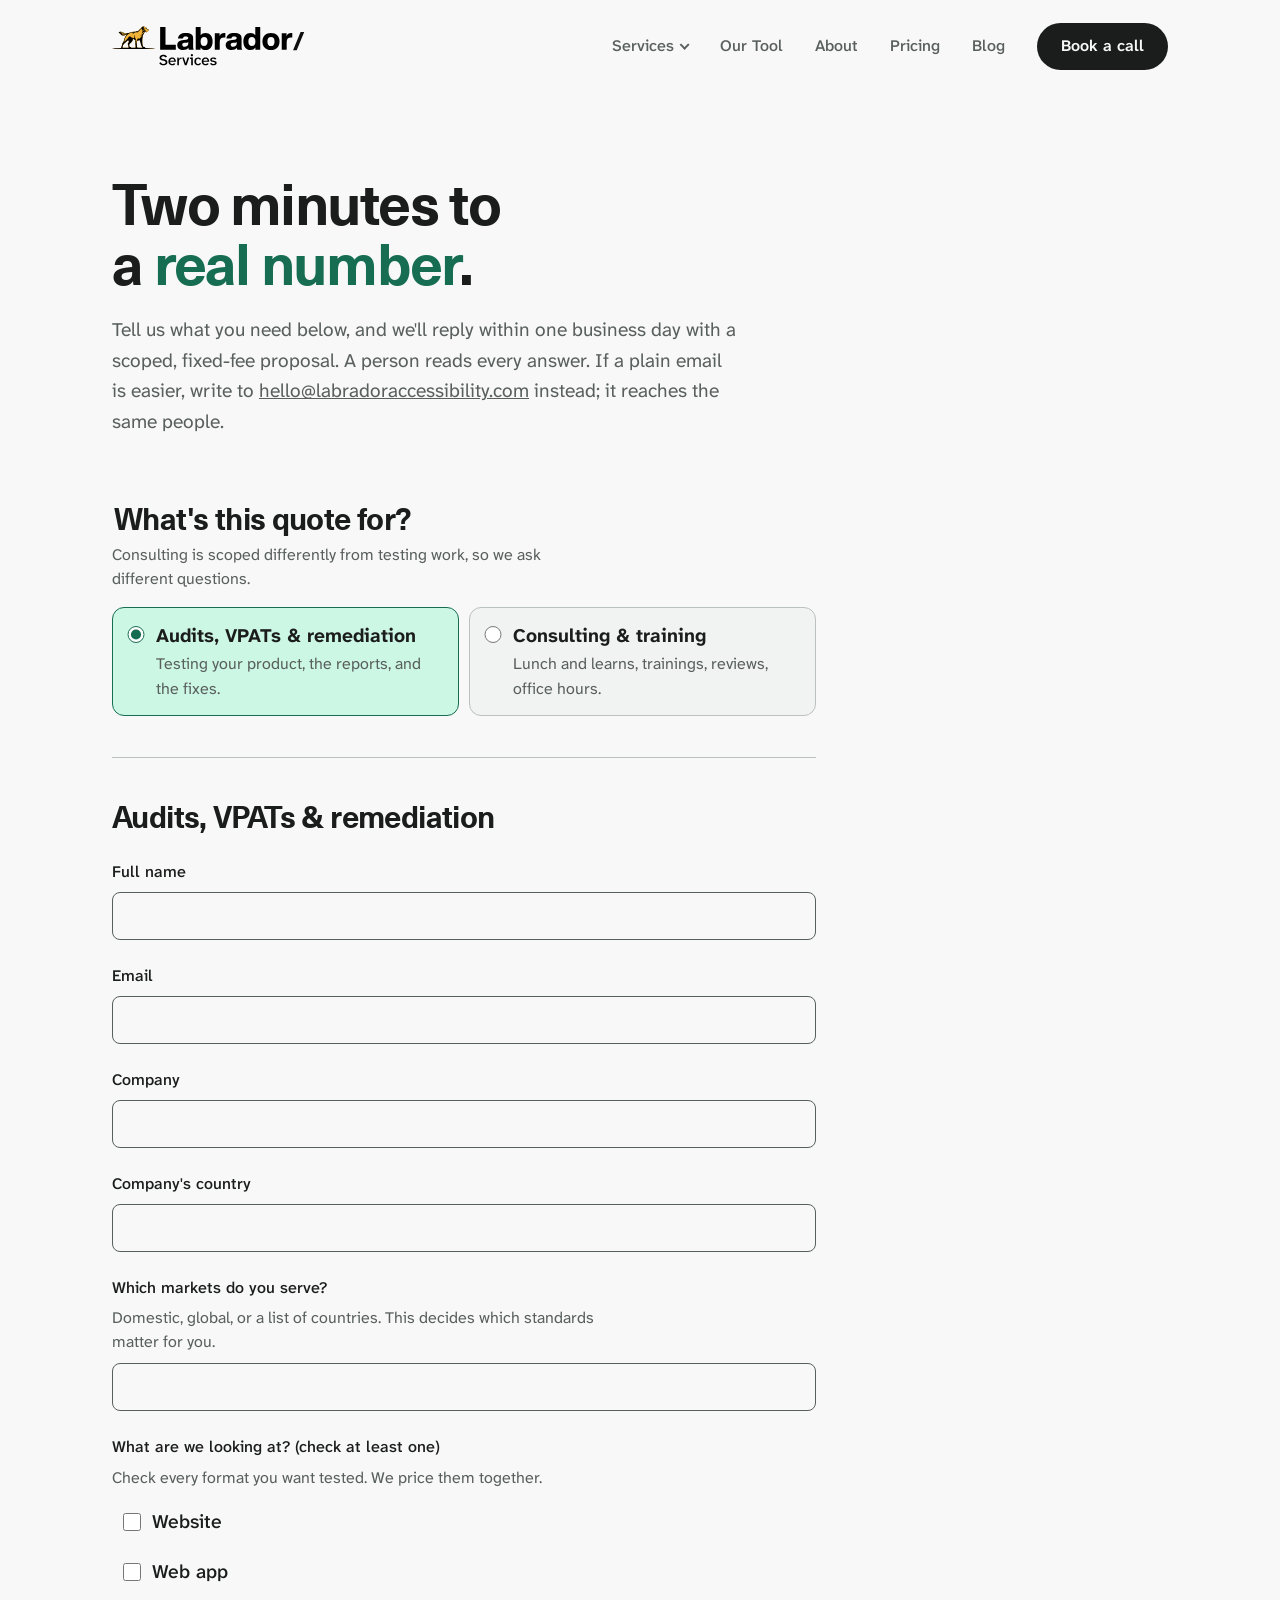
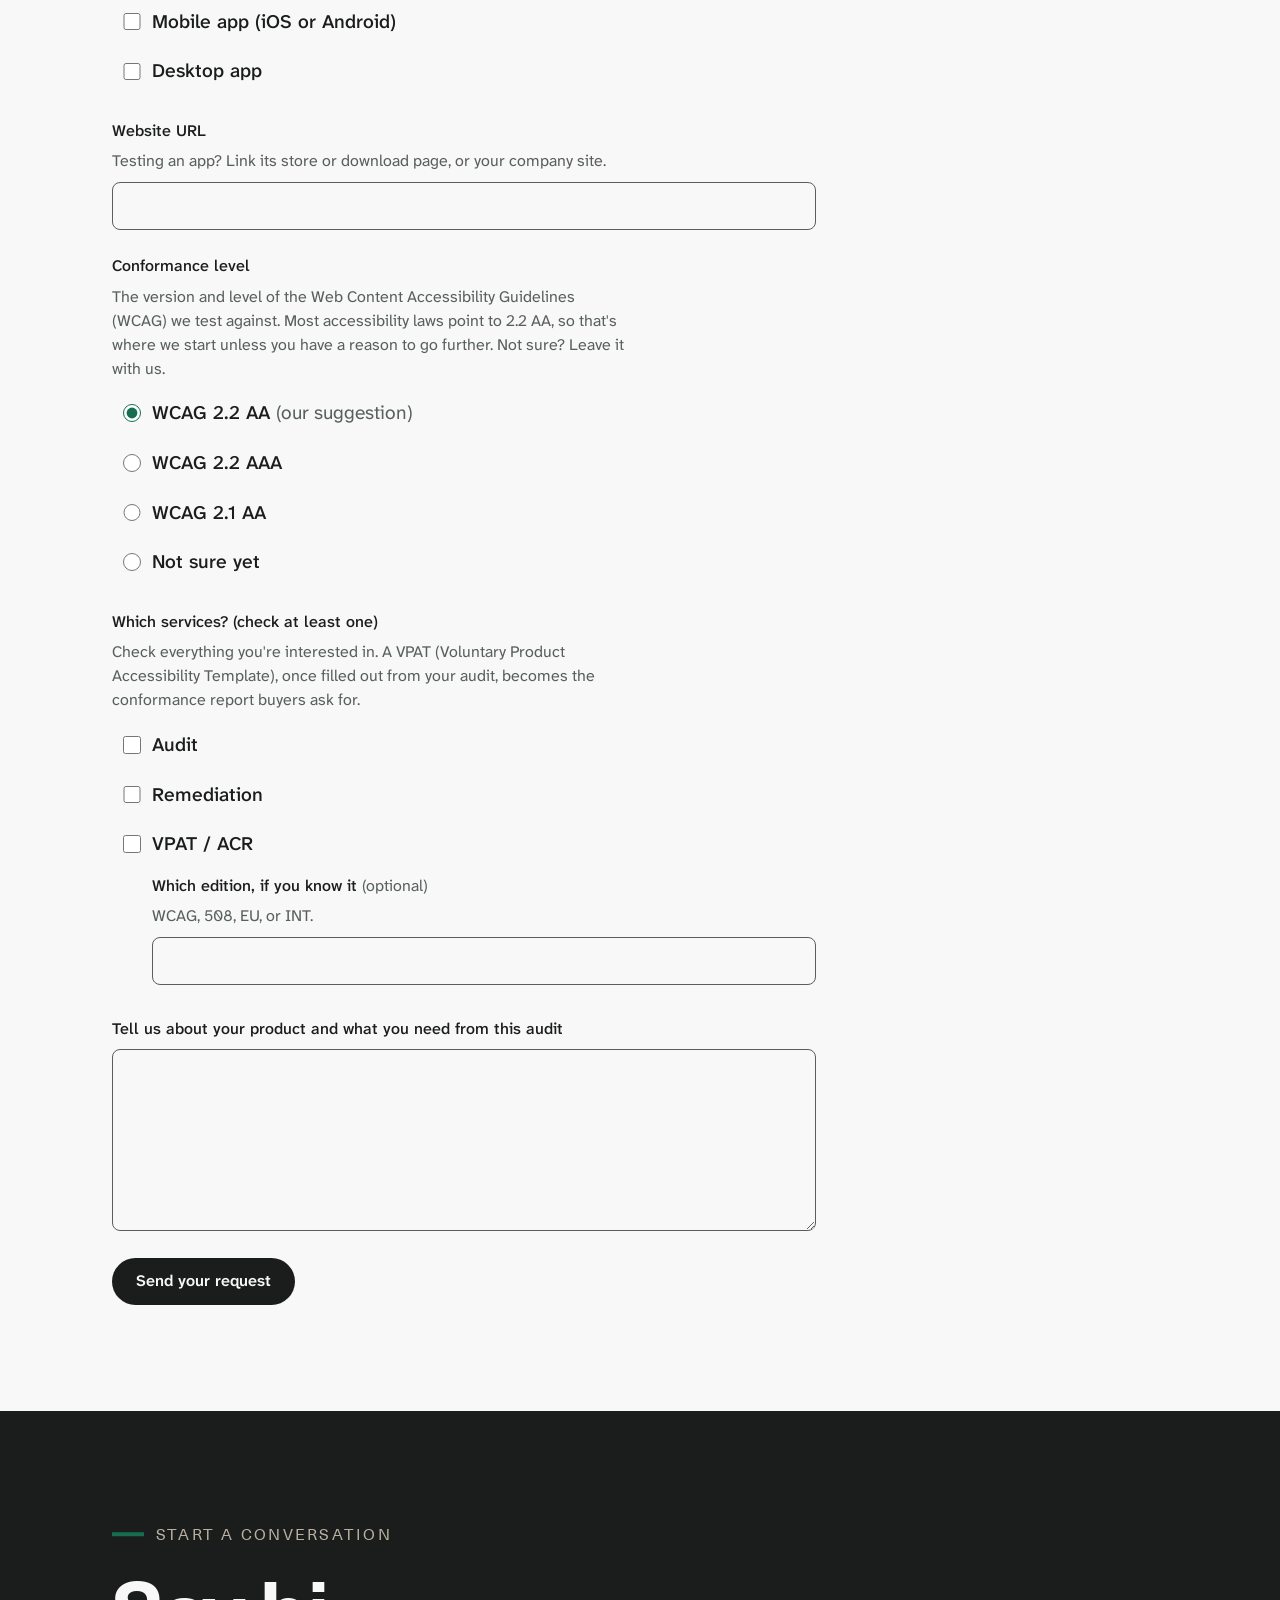
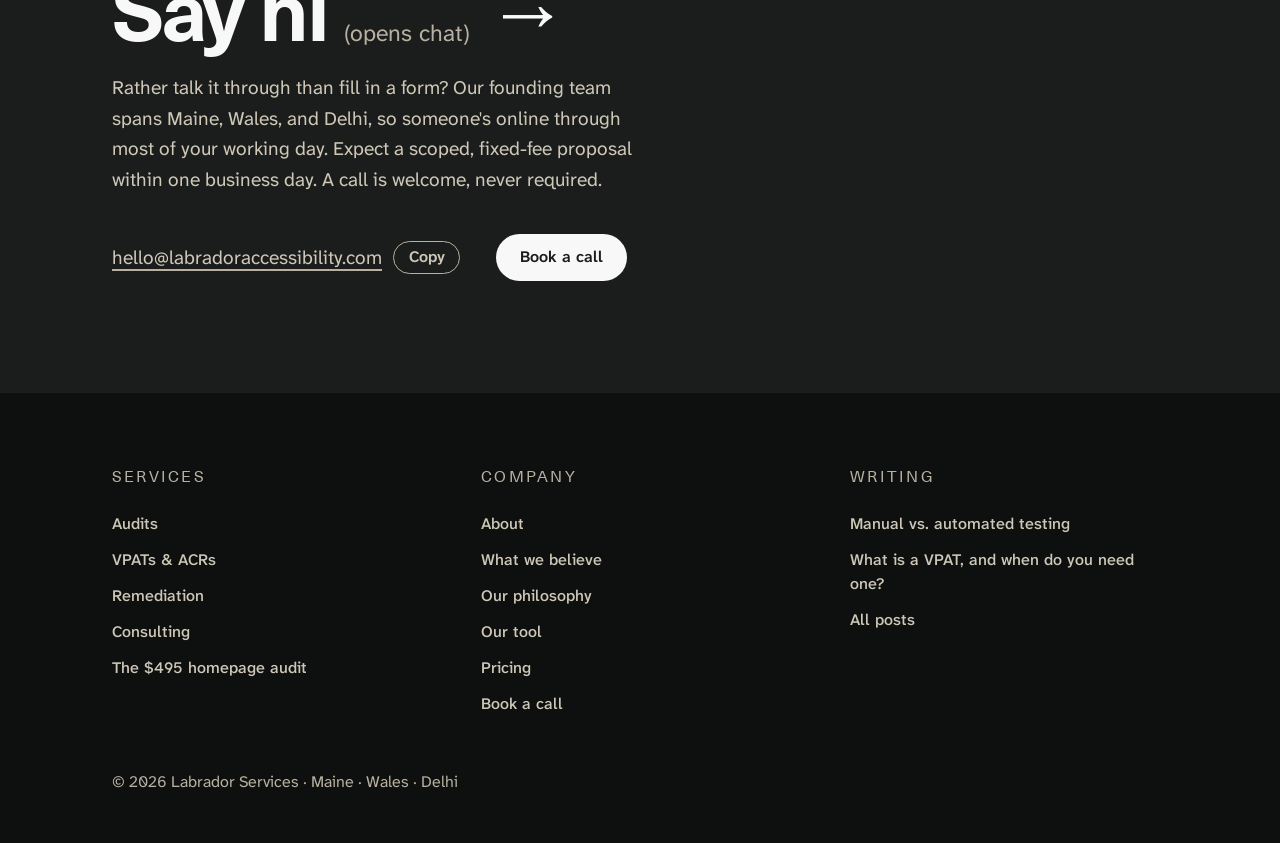
<file: quote.html>
<!doctype html>
<html lang="en">
  <head>
    <meta charset="UTF-8" />
    <meta name="viewport" content="width=device-width, initial-scale=1.0" />
    <title>Get a quote — Labrador Services</title>
    <meta
      name="description"
      content="Request a fixed-fee quote from Labrador: WCAG audits, VPATs and ACRs, remediation, or consulting and training. Answer a short form and get a scoped proposal within one business day."
    />
    <link rel="icon" href="favicon.ico" sizes="any" />
    <link rel="preconnect" href="https://fonts.googleapis.com" />
    <link rel="preconnect" href="https://fonts.gstatic.com" crossorigin />
    <link
      href="https://fonts.googleapis.com/css2?family=Atkinson+Hyperlegible+Next:wght@400..700&display=swap"
      rel="stylesheet"
    />
    <!-- The ?v= query is the cache-buster: bump it on every stylesheet change so
         a cached stylesheet can never pair with newer markup. In WordPress this
         job moves to wp_enqueue_style's version parameter. -->
    <link rel="stylesheet" href="fonts.css?v=20" />
    <link rel="stylesheet" href="base.css?v=20" />
    <link rel="stylesheet" href="style.css?v=20" />
    <script src="site.js?v=20" defer></script>
  </head>
  <body>
    <a class="skip-link" href="#main">Skip to content</a>

    <header>
      <div class="wrap masthead-inner">
        <!-- Relative, not "/": see index.html. -->
        <a class="brand" href="index.html">
          <img
            class="brand-logo"
            src="labrador-logo.svg"
            alt="Labrador Services home"
            width="759"
            height="189"
          />
        </a>
        <!-- See index.html for why this button ships hidden: the collapsed nav is
             progressive enhancement, not a requirement. -->
        <button class="menu-button" type="button" aria-expanded="false" aria-controls="primary-nav">
          Menu
        </button>
        <nav class="masthead" id="primary-nav" aria-label="Primary">
          <ul role="list">
            <li class="has-submenu">
              <!-- Same native disclosure as index.html; see the comment there for why
                   <details>/<summary> and not an ARIA menu. -->
              <details class="submenu-toggle">
                <summary>
                  Services
                  <span class="chevron" aria-hidden="true"></span>
                </summary>
                <!-- All four services have their own pages now. -->
                <ul class="submenu" role="list">
                  <li><a href="audits.html">Audits</a></li>
                  <li><a href="vpats.html">VPATs &amp; ACRs</a></li>
                  <li><a href="remediation.html">Remediation</a></li>
                  <li><a href="consulting.html">Consulting</a></li>
                </ul>
              </details>
            </li>
            <li><a href="tool.html">Our Tool</a></li>
            <li><a href="about.html">About</a></li>
            <li><a href="pricing.html">Pricing</a></li>
            <li><a href="blog/index.html">Blog</a></li>
          </ul>
          <!-- Booking runs through Calendly. PLACEHOLDER EVENT: this is the product-demo
               link; swap for the real booking event when it exists. -->
          <a class="pill" href="https://calendly.com/sam-testwithlabrador/product-demo"
            >Book a call</a
          >
        </nav>
      </div>
    </header>

    <main id="main" tabindex="-1">
      <!-- HERO — the utility-page treatment, like pricing: compact scale and no
           structural garnish, because the form directly below IS the page's
           structure. -->
      <section class="hero hero-compact" aria-labelledby="hero-h">
        <div class="wrap">
          <h1 id="hero-h">Two minutes to a <em>real number</em>.</h1>
          <p class="lede">
            Tell us what you need below, and we'll reply within one business day with a scoped,
            fixed-fee proposal. A person reads every answer. If a plain email is easier, write to
            <a href="mailto:hello@labradoraccessibility.com">hello@labradoraccessibility.com</a>
            instead; it reaches the same people.
          </p>
        </div>
      </section>

      <!-- THE FORM — one widget, two branches. The path chooser is a real radio
           pair; the switch between the two forms below it is pure CSS (:has, in
           style.css), so the whole page works with JavaScript off. In a browser
           without :has() both branches render stacked, each under its own
           heading — degraded but fully usable. They are two separate <form>
           elements on purpose: a hidden branch's required fields can never
           block the visible branch's submission.

           NO SUBMISSION HANDLER YET. Neither form carries an action: this
           is finished markup waiting on a backend, and site.js blocks the
           submit so answers can't spill into the URL. TODO (WordPress):
           point each form's action at the real handler and delete that
           blocker.

           site.js also fetches this widget into a <dialog> when a visitor
           clicks any "Get a quote" control elsewhere on the site — this page
           is the single source of the form markup. -->
      <div class="quote-section">
        <div class="wrap">
          <div class="quote-widget">
            <fieldset class="quote-path">
              <legend>What's this quote for?</legend>
              <p class="field-hint">
                Consulting is scoped differently from testing work, so we ask different questions.
              </p>
              <div class="quote-path-options">
                <label class="quote-path-option">
                  <input type="radio" name="quote-path" id="path-services" checked />
                  <span class="quote-path-text">
                    <span class="quote-path-name">Audits, VPATs &amp; remediation</span>
                    <span class="quote-path-desc">
                      Testing your product, the reports, and the fixes.
                    </span>
                  </span>
                </label>
                <label class="quote-path-option">
                  <input type="radio" name="quote-path" id="path-consulting" />
                  <span class="quote-path-text">
                    <span class="quote-path-name">Consulting &amp; training</span>
                    <span class="quote-path-desc">
                      Lunch and learns, trainings, reviews, office hours.
                    </span>
                  </span>
                </label>
              </div>
            </fieldset>

            <form class="quote-form quote-form-services" aria-labelledby="svc-h">
              <h2 id="svc-h">Audits, VPATs &amp; remediation</h2>

              <div class="field">
                <label for="svc-name">Full name</label>
                <input id="svc-name" name="Full name" type="text" autocomplete="name" required />
              </div>

              <div class="field">
                <label for="svc-email">Email</label>
                <input id="svc-email" name="Email" type="email" autocomplete="email" required />
              </div>

              <div class="field">
                <label for="svc-company">Company</label>
                <input
                  id="svc-company"
                  name="Company"
                  type="text"
                  autocomplete="organization"
                  required
                />
              </div>

              <div class="field">
                <label for="svc-country">Company's country</label>
                <input
                  id="svc-country"
                  name="Company's country"
                  type="text"
                  autocomplete="country-name"
                  required
                />
              </div>

              <div class="field">
                <label for="svc-markets">Which markets do you serve?</label>
                <p class="field-hint" id="svc-markets-hint">
                  Domestic, global, or a list of countries. This decides which standards matter for
                  you.
                </p>
                <input
                  id="svc-markets"
                  name="Markets served"
                  type="text"
                  aria-describedby="svc-markets-hint"
                  required
                />
              </div>

              <fieldset class="field-group">
                <legend>What are we looking at? (check at least one)</legend>
                <!-- Checkboxes, not radios: plenty of clients want the same
                     product tested in more than one form, a website and its
                     mobile app together. data-choose-one is the site.js rule
                     that keeps at least one checked, which HTML can't say on
                     its own. -->
                <p class="field-hint">
                  Check every format you want tested. We price them together.
                </p>
                <div class="choice-list">
                  <label class="choice">
                    <input type="checkbox" name="Product types" value="Website" data-choose-one />
                    <span>Website</span>
                  </label>
                  <label class="choice">
                    <input type="checkbox" name="Product types" value="Web app" data-choose-one />
                    <span>Web app</span>
                  </label>
                  <label class="choice">
                    <input
                      type="checkbox"
                      name="Product types"
                      value="Mobile app"
                      data-choose-one
                    />
                    <span>Mobile app (iOS or Android)</span>
                  </label>
                  <label class="choice">
                    <input
                      type="checkbox"
                      name="Product types"
                      value="Desktop app"
                      data-choose-one
                    />
                    <span>Desktop app</span>
                  </label>
                </div>
              </fieldset>

              <div class="field">
                <label for="svc-url">Website URL</label>
                <!-- Required, but the question above allows apps, and an app-only
                     client would otherwise be stuck here: the hint gives them
                     somewhere real to point. type stays "text", not "url", so a
                     plain "example.com" is accepted without demanding a scheme. -->
                <p class="field-hint" id="svc-url-hint">
                  Testing an app? Link its store or download page, or your company site.
                </p>
                <input
                  id="svc-url"
                  name="Website URL"
                  type="text"
                  autocomplete="url"
                  aria-describedby="svc-url-hint"
                  required
                />
              </div>

              <fieldset class="field-group">
                <legend>Conformance level</legend>
                <p class="field-hint">
                  The version and level of the Web Content Accessibility Guidelines (WCAG) we test
                  against. Most accessibility laws point to 2.2 AA, so that's where we start unless
                  you have a reason to go further. Not sure? Leave it with us.
                </p>
                <div class="choice-list">
                  <label class="choice">
                    <input type="radio" name="Conformance level" value="WCAG 2.2 AA" checked />
                    <span>WCAG 2.2 AA <span class="choice-note">(our suggestion)</span></span>
                  </label>
                  <label class="choice">
                    <input type="radio" name="Conformance level" value="WCAG 2.2 AAA" />
                    <span>WCAG 2.2 AAA</span>
                  </label>
                  <label class="choice">
                    <input type="radio" name="Conformance level" value="WCAG 2.1 AA" />
                    <span>WCAG 2.1 AA</span>
                  </label>
                  <label class="choice">
                    <input type="radio" name="Conformance level" value="Not sure yet" />
                    <span>Not sure yet</span>
                  </label>
                </div>
              </fieldset>

              <fieldset class="field-group">
                <legend>Which services? (check at least one)</legend>
                <p class="field-hint">
                  Check everything you're interested in. A VPAT (Voluntary Product Accessibility
                  Template), once filled out from your audit, becomes the conformance report buyers
                  ask for.
                </p>
                <!-- Order follows the real sequence of the work: test it, fix it,
                     then document conformance. VPAT last also keeps its indented
                     edition field at the end of the list rather than splitting
                     the checkboxes in two. -->
                <div class="choice-list">
                  <label class="choice">
                    <input type="checkbox" name="Services" value="Audit" data-choose-one />
                    <span>Audit</span>
                  </label>
                  <label class="choice">
                    <input type="checkbox" name="Services" value="Remediation" data-choose-one />
                    <span>Remediation</span>
                  </label>
                  <label class="choice">
                    <input type="checkbox" name="Services" value="VPAT / ACR" data-choose-one />
                    <span>VPAT / ACR</span>
                  </label>
                  <div class="choice-detail">
                    <label for="svc-vpat-edition">
                      Which edition, if you know it <span class="field-optional">(optional)</span>
                    </label>
                    <p class="field-hint" id="svc-vpat-edition-hint">WCAG, 508, EU, or INT.</p>
                    <input
                      id="svc-vpat-edition"
                      name="VPAT edition"
                      type="text"
                      aria-describedby="svc-vpat-edition-hint"
                    />
                  </div>
                </div>
              </fieldset>

              <div class="field">
                <label for="svc-notes">
                  Tell us about your product and what you need from this audit
                </label>
                <textarea id="svc-notes" name="Notes" rows="6" required></textarea>
              </div>

              <div class="quote-submit">
                <button class="pill" type="submit">Send your request</button>
                <p class="quote-status" role="status"></p>
              </div>
            </form>

            <form class="quote-form quote-form-consulting" aria-labelledby="cons-h">
              <h2 id="cons-h">Consulting &amp; training</h2>

              <div class="field">
                <label for="cons-name">Full name</label>
                <input id="cons-name" name="Full name" type="text" autocomplete="name" required />
              </div>

              <div class="field">
                <label for="cons-email">Email</label>
                <input id="cons-email" name="Email" type="email" autocomplete="email" required />
              </div>

              <div class="field">
                <label for="cons-company">Company</label>
                <input
                  id="cons-company"
                  name="Company"
                  type="text"
                  autocomplete="organization"
                  required
                />
              </div>

              <div class="field">
                <label for="cons-country">Country</label>
                <input
                  id="cons-country"
                  name="Country"
                  type="text"
                  autocomplete="country-name"
                  required
                />
              </div>

              <div class="field">
                <label for="cons-sector">Sector</label>
                <p class="field-hint" id="cons-sector-hint">
                  Government, healthcare, higher education, retail: whatever describes you best.
                </p>
                <input
                  id="cons-sector"
                  name="Sector"
                  type="text"
                  aria-describedby="cons-sector-hint"
                  required
                />
              </div>

              <div class="field">
                <label for="cons-url">Website URL</label>
                <!-- Same forgiving type="text" as the services branch: a bare
                     "example.com" is accepted without demanding a scheme. Shares
                     the "Website URL" name with that branch, so site.js mirrors
                     it when someone switches paths. -->
                <input id="cons-url" name="Website URL" type="text" autocomplete="url" required />
              </div>

              <fieldset class="field-group">
                <legend>What kind of consulting? (check at least one)</legend>
                <p class="field-hint">Check anything that sounds right; most teams mix formats.</p>
                <div class="choice-list">
                  <label class="choice choice-described">
                    <input
                      type="checkbox"
                      name="Consulting formats"
                      value="Lunch and learn"
                      data-choose-one
                    />
                    <span class="choice-text">
                      <span class="choice-name">Lunch and learn</span>
                      <span class="choice-desc"
                        >One hour, your whole team, one topic done well.</span
                      >
                    </span>
                  </label>
                  <label class="choice choice-described">
                    <input
                      type="checkbox"
                      name="Consulting formats"
                      value="Speaking"
                      data-choose-one
                    />
                    <span class="choice-text">
                      <span class="choice-name">Speaking</span>
                      <span class="choice-desc">Conferences, offsites, and company all-hands.</span>
                    </span>
                  </label>
                  <label class="choice choice-described">
                    <input
                      type="checkbox"
                      name="Consulting formats"
                      value="Full-day training"
                      data-choose-one
                    />
                    <span class="choice-text">
                      <span class="choice-name">Full-day training</span>
                      <span class="choice-desc">Hands-on, built around your own stack.</span>
                    </span>
                  </label>
                  <label class="choice choice-described">
                    <input
                      type="checkbox"
                      name="Consulting formats"
                      value="Design and code reviews"
                      data-choose-one
                    />
                    <span class="choice-text">
                      <span class="choice-name">Design and code reviews</span>
                      <span class="choice-desc"
                        >Mocks, prototypes, or pull requests, before they ship.</span
                      >
                    </span>
                  </label>
                  <label class="choice choice-described">
                    <input
                      type="checkbox"
                      name="Consulting formats"
                      value="Office hours"
                      data-choose-one
                    />
                    <span class="choice-text">
                      <span class="choice-name">Office hours</span>
                      <span class="choice-desc"
                        >A standing block each week or month for whatever your team is stuck
                        on.</span
                      >
                    </span>
                  </label>
                  <label class="choice choice-described">
                    <input
                      type="checkbox"
                      name="Consulting formats"
                      value="Program building"
                      data-choose-one
                    />
                    <span class="choice-text">
                      <span class="choice-name">Program building</span>
                      <span class="choice-desc"
                        >Standards, checks, and ownership, so accessibility survives launches.</span
                      >
                    </span>
                  </label>
                </div>
              </fieldset>

              <div class="field">
                <label for="cons-notes">
                  Tell us in detail about how you are currently approaching accessibility, and what
                  type of improvements you'd like to make
                </label>
                <textarea id="cons-notes" name="Notes" rows="6" required></textarea>
              </div>

              <div class="quote-submit">
                <button class="pill" type="submit">Send your request</button>
                <p class="quote-status" role="status"></p>
              </div>
            </form>
          </div>
        </div>
      </div>

      <!-- CTA -->
      <section class="say-hi" id="contact" aria-labelledby="cta-h">
        <div class="wrap">
          <p class="kicker">Start a conversation</p>
          <h2 id="cta-h">
            <!-- data-chat-launch: opens Intercom once its snippet is added (site.js);
                 until then the heading opens email, same as the address below, so
                 nothing here is a dead end. -->
            <a href="mailto:hello@labradoraccessibility.com" data-chat-launch
              >Say hi <span class="h2-note">(opens chat)</span> <span aria-hidden="true">→</span></a
            >
          </h2>
          <p>
            Rather talk it through than fill in a form? Our founding team spans Maine, Wales, and
            Delhi, so someone's online through most of your working day. Expect a scoped, fixed-fee
            proposal within one business day. A call is welcome, never required.
          </p>
          <!-- Every way to reach us, in one row. site.js turns the address into a
               copy-on-click control (visible + announced "Copied!" note); without
               the script it stays a plain working mailto link. No "Get a quote"
               pill here: the quote form is this page. -->
          <ul class="contact-row" role="list">
            <li class="contact-email">
              <a href="mailto:hello@labradoraccessibility.com">hello@labradoraccessibility.com</a>
              <!-- The address stays a plain mailto link (it opens your mail app);
                   copying lives on this real button instead. Ships hidden because
                   without JS it could do nothing; site.js reveals and wires it. -->
              <button class="copy-button" type="button" hidden>
                Copy<span class="visually-hidden"> the email address</span>
              </button>
              <span class="copy-note" role="status"></span>
            </li>
            <!-- Booking runs through Calendly (placeholder event, see the header). -->
            <li>
              <a class="pill" href="https://calendly.com/sam-testwithlabrador/product-demo"
                >Book a call</a
              >
            </li>
          </ul>
        </div>
      </section>
    </main>

    <footer>
      <!-- aria-label distinguishes this nav from the header's "Primary" landmark. -->
      <nav class="wrap footer-nav" aria-label="Footer">
        <div class="footer-col">
          <h2>Services</h2>
          <ul role="list">
            <li><a href="audits.html">Audits</a></li>
            <li><a href="vpats.html">VPATs &amp; ACRs</a></li>
            <li><a href="remediation.html">Remediation</a></li>
            <li><a href="consulting.html">Consulting</a></li>
            <li><a href="audits.html#homepage-audit">The $495 homepage audit</a></li>
          </ul>
        </div>
        <div class="footer-col">
          <h2>Company</h2>
          <ul role="list">
            <li><a href="about.html">About</a></li>
            <li><a href="index.html#beliefs">What we believe</a></li>
            <li><a href="index.html#philosophy">Our philosophy</a></li>
            <li><a href="tool.html">Our tool</a></li>
            <li><a href="pricing.html">Pricing</a></li>
            <li>
              <a href="https://calendly.com/sam-testwithlabrador/product-demo">Book a call</a>
            </li>
          </ul>
        </div>
        <div class="footer-col">
          <h2>Writing</h2>
          <!-- The blog is live with placeholder posts; in WordPress these move
               to /blog/<slug>/ permalinks. -->
          <ul role="list">
            <li>
              <a href="blog/manual-vs-automated-testing.html">Manual vs. automated testing</a>
            </li>
            <li>
              <a href="blog/what-is-a-vpat.html">What is a VPAT, and when do you need one?</a>
            </li>
            <li><a href="blog/index.html">All posts</a></li>
          </ul>
        </div>
      </nav>
      <div class="wrap colophon">
        <span>© 2026 Labrador Services · Maine · Wales · Delhi</span>
      </div>
    </footer>
  </body>
</html>
</file>
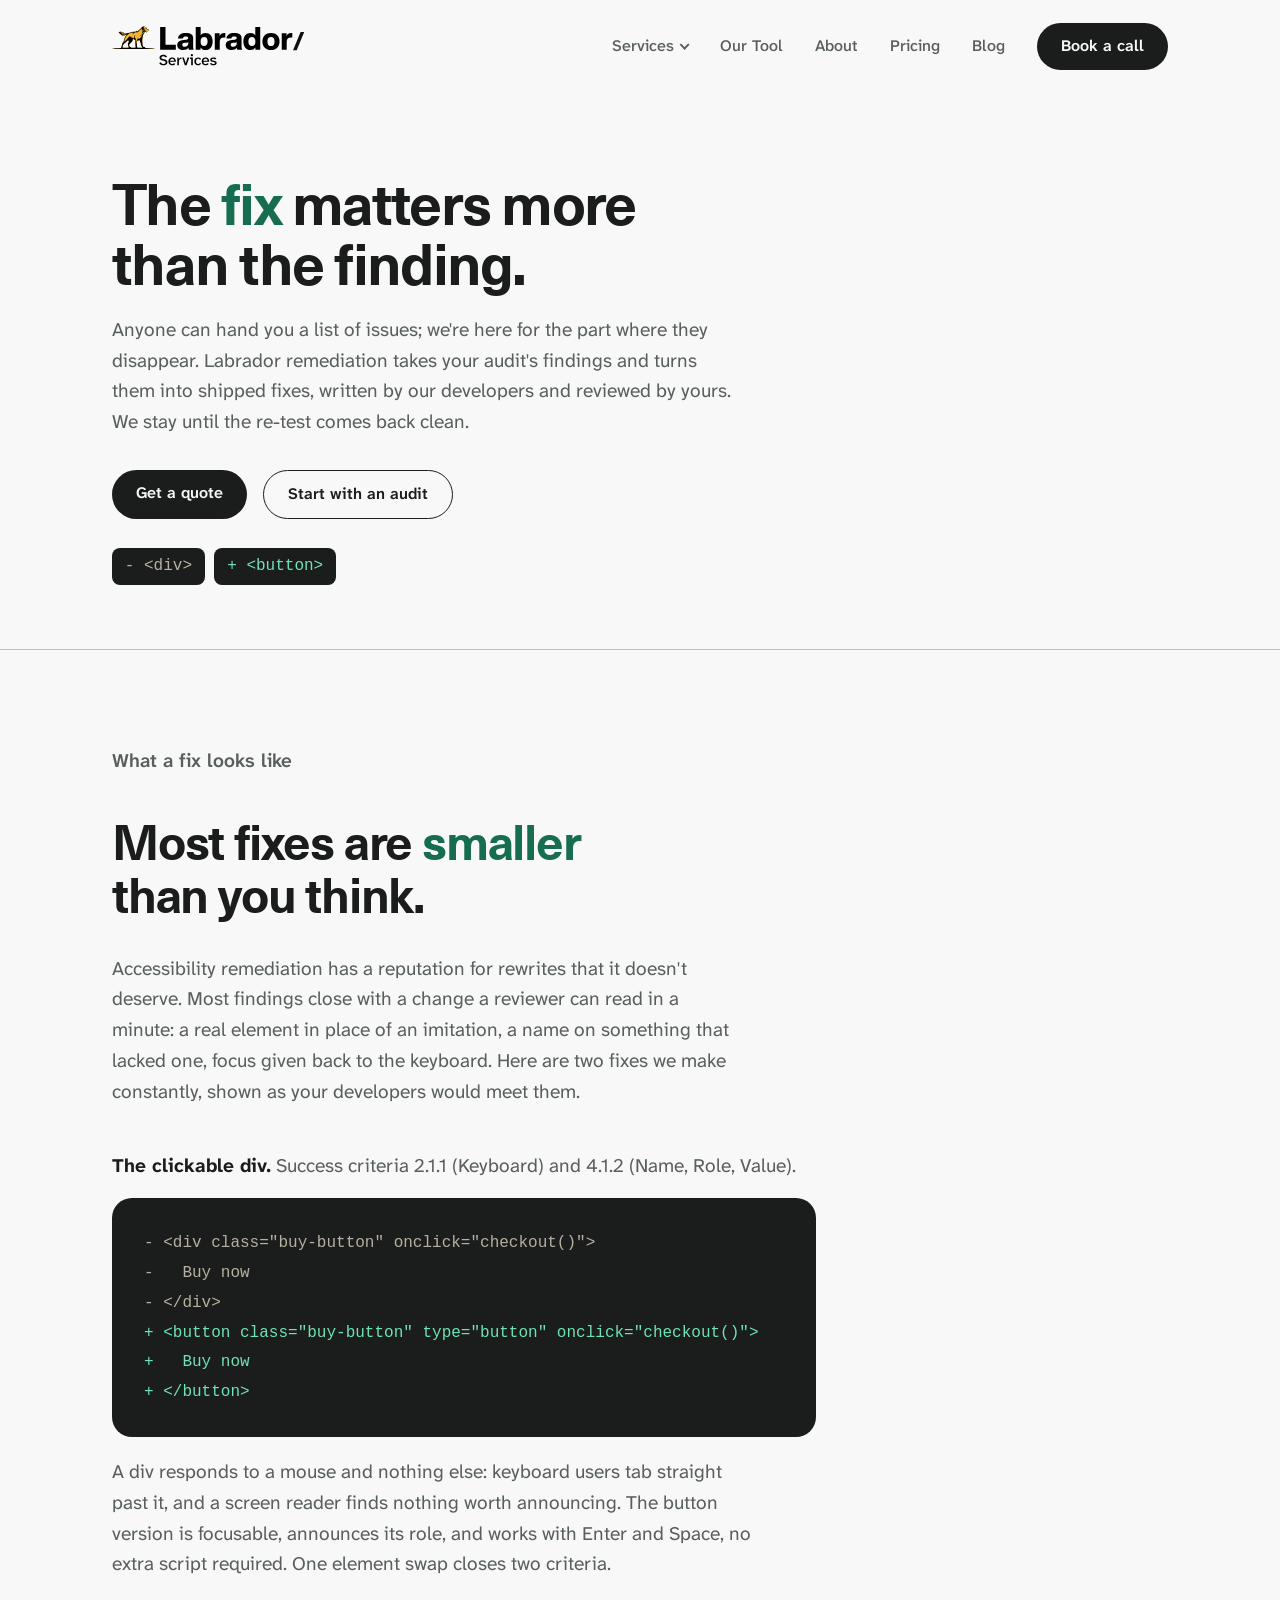
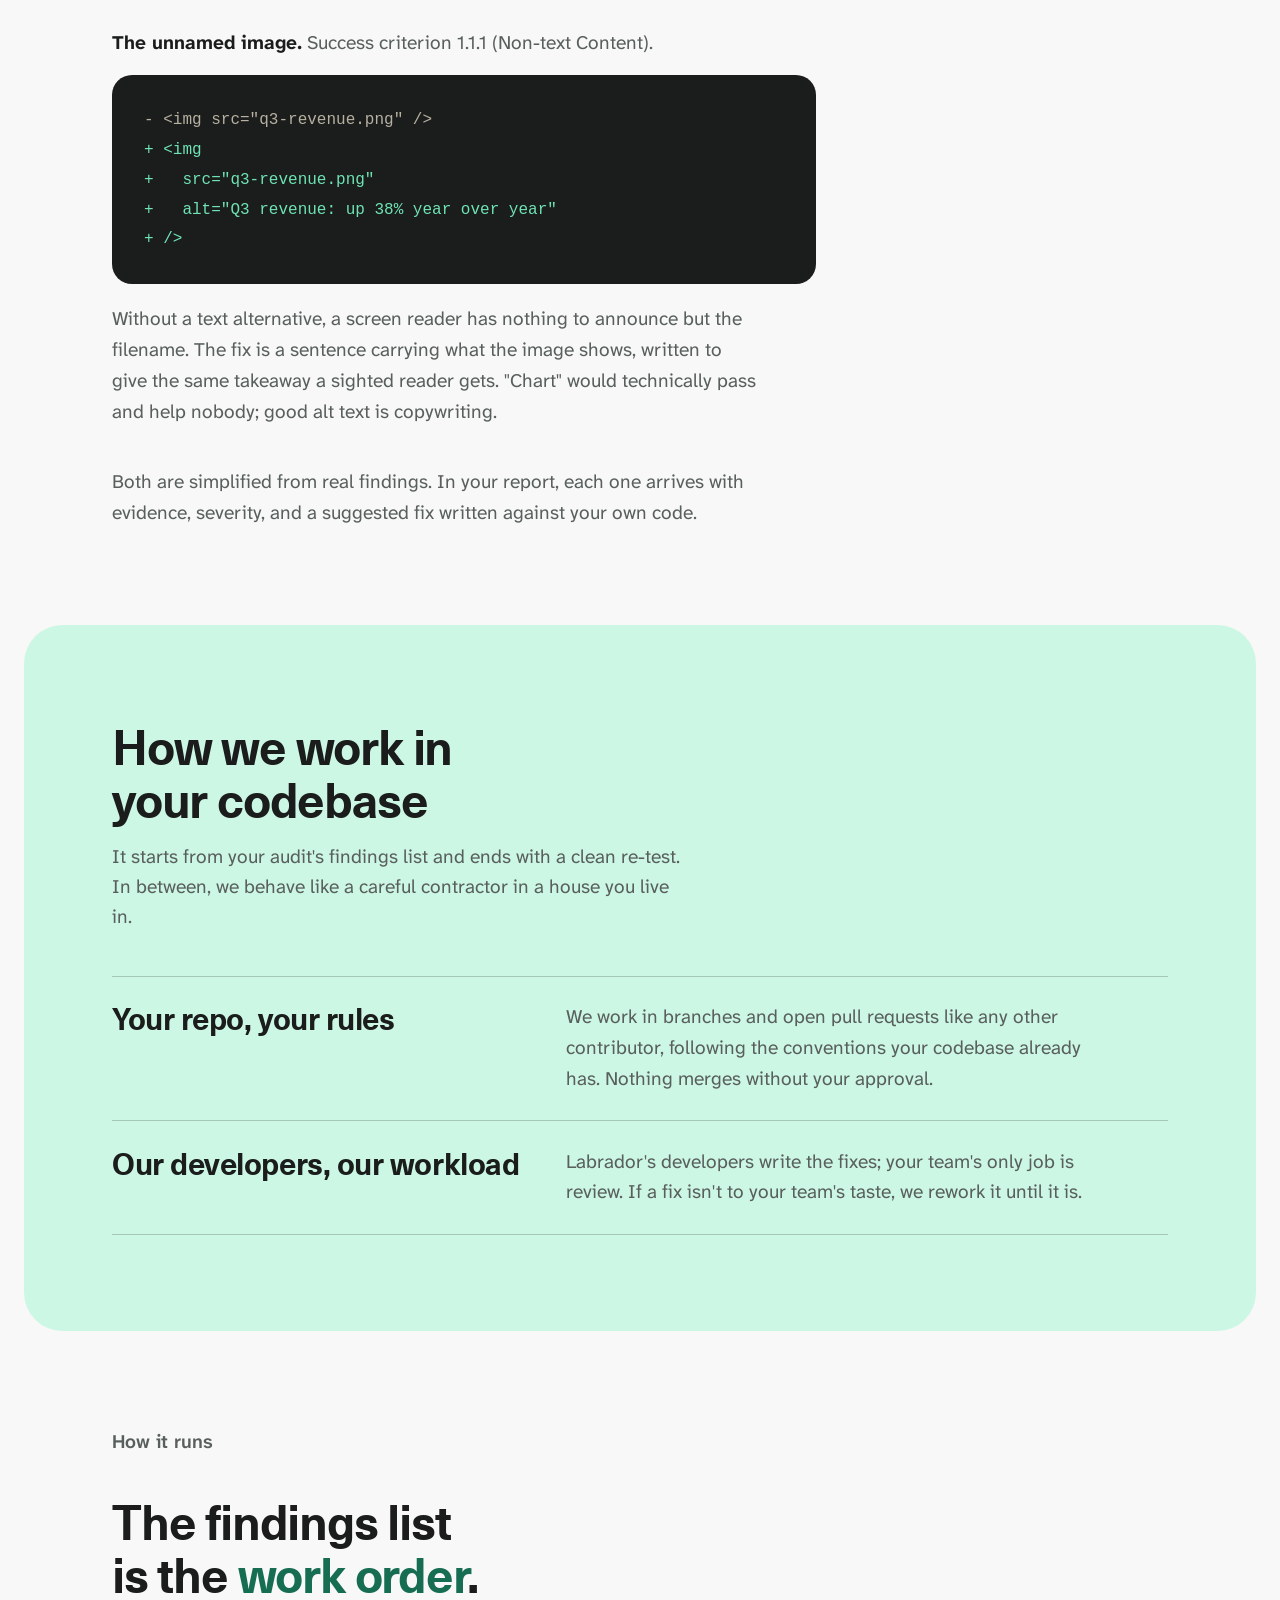
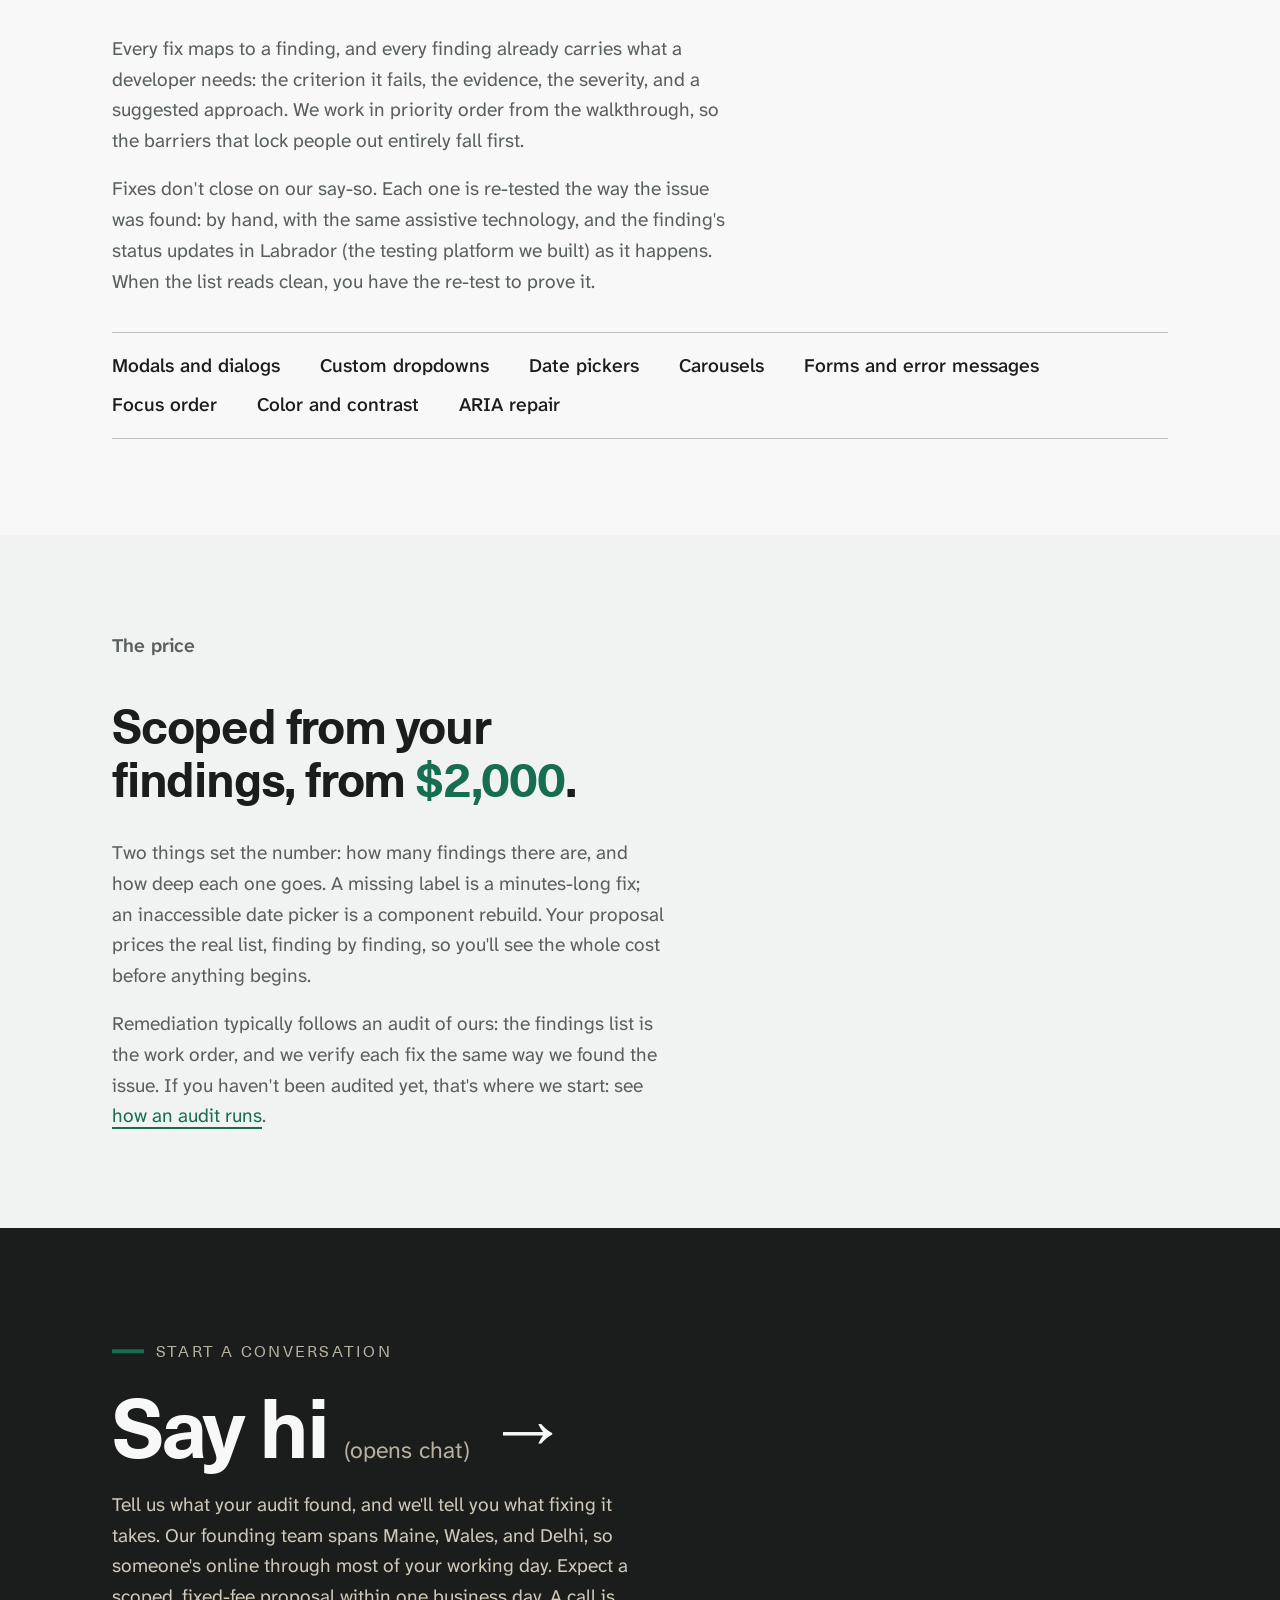
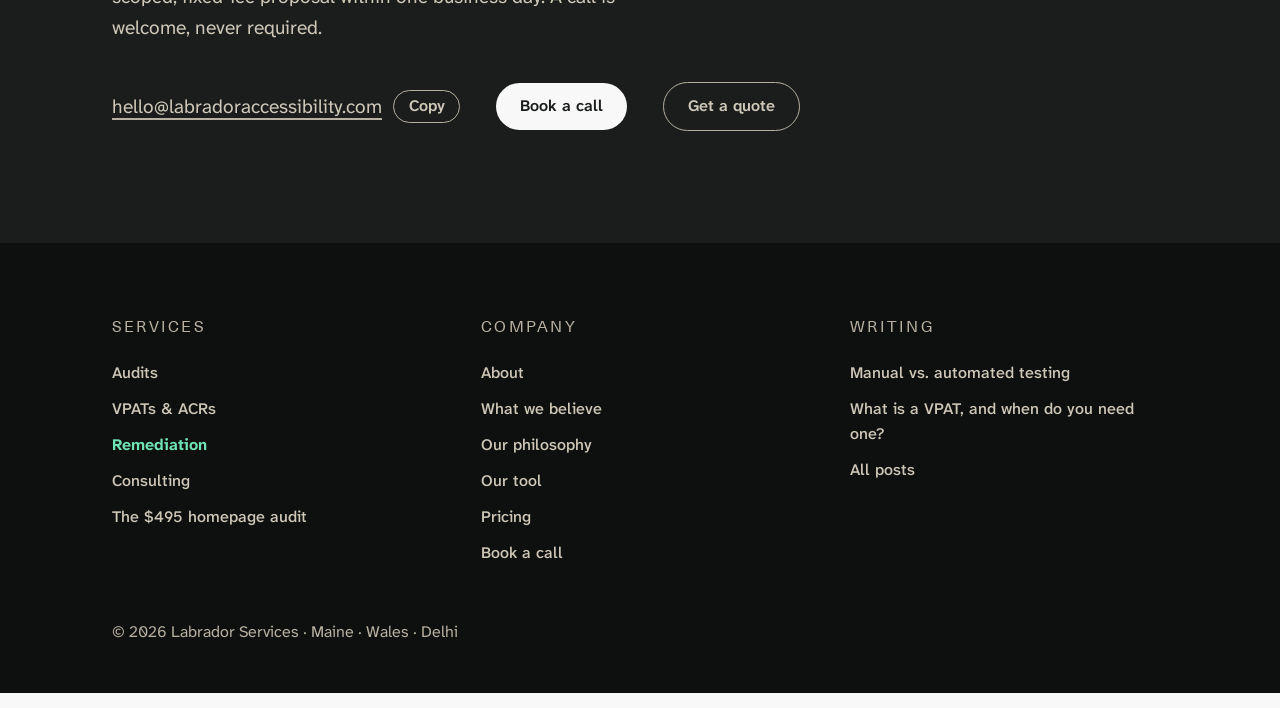
<file: remediation.html>
<!doctype html>
<html lang="en">
  <head>
    <meta charset="UTF-8" />
    <meta name="viewport" content="width=device-width, initial-scale=1.0" />
    <title>Remediation — Labrador Services</title>
    <meta
      name="description"
      content="Accessibility remediation by Labrador: our developers write the fixes, your team reviews every merge, and we re-test each fix by hand. Typically an add-on to an audit, scoped from your findings list, from $2,000."
    />
    <link rel="icon" href="favicon.ico" sizes="any" />
    <link rel="preconnect" href="https://fonts.googleapis.com" />
    <link rel="preconnect" href="https://fonts.gstatic.com" crossorigin />
    <link
      href="https://fonts.googleapis.com/css2?family=Atkinson+Hyperlegible+Next:wght@400..700&display=swap"
      rel="stylesheet"
    />
    <!-- The ?v= query is the cache-buster: bump it on every stylesheet change so
         a cached stylesheet can never pair with newer markup. In WordPress this
         job moves to wp_enqueue_style's version parameter. -->
    <link rel="stylesheet" href="fonts.css?v=20" />
    <link rel="stylesheet" href="base.css?v=20" />
    <link rel="stylesheet" href="style.css?v=20" />
    <script src="site.js?v=20" defer></script>
  </head>
  <body>
    <a class="skip-link" href="#main">Skip to content</a>

    <header>
      <div class="wrap masthead-inner">
        <!-- Relative, not "/": see index.html. -->
        <a class="brand" href="index.html">
          <img
            class="brand-logo"
            src="labrador-logo.svg"
            alt="Labrador Services home"
            width="759"
            height="189"
          />
        </a>
        <!-- See index.html for why this button ships hidden: the collapsed nav is
             progressive enhancement, not a requirement. -->
        <button class="menu-button" type="button" aria-expanded="false" aria-controls="primary-nav">
          Menu
        </button>
        <nav class="masthead" id="primary-nav" aria-label="Primary">
          <ul role="list">
            <li class="has-submenu">
              <!-- Same native disclosure as index.html; see the comment there for why
                   <details>/<summary> and not an ARIA menu. -->
              <details class="submenu-toggle">
                <summary>
                  Services
                  <span class="chevron" aria-hidden="true"></span>
                </summary>
                <!-- All four services have their own pages now. -->
                <ul class="submenu" role="list">
                  <li><a href="audits.html">Audits</a></li>
                  <li><a href="vpats.html">VPATs &amp; ACRs</a></li>
                  <li><a href="remediation.html" aria-current="page">Remediation</a></li>
                  <li><a href="consulting.html">Consulting</a></li>
                </ul>
              </details>
            </li>
            <li><a href="tool.html">Our Tool</a></li>
            <li><a href="about.html">About</a></li>
            <li><a href="pricing.html">Pricing</a></li>
            <li><a href="blog/index.html">Blog</a></li>
          </ul>
          <!-- Booking runs through Calendly. PLACEHOLDER EVENT: this is the product-demo
               link; swap for the real booking event when it exists. -->
          <a class="pill" href="https://calendly.com/sam-testwithlabrador/product-demo"
            >Book a call</a
          >
        </nav>
      </div>
    </header>

    <main id="main" tabindex="-1">
      <!-- HERO — belief 3 from the homepage, word for word, promoted to a page
           thesis: this page IS that belief as a service. The echo is deliberate
           (the lede's first clause quotes the belief's body copy the same way),
           and the em runs mint: this is the mint page. Gold stays on audits,
           ink on VPATs. -->
      <section class="hero hero-compact" aria-labelledby="hero-h">
        <div class="wrap">
          <h1 id="hero-h">The <em>fix</em> matters more than the finding.</h1>
          <p class="lede">
            Anyone can hand you a list of issues; we're here for the part where they disappear.
            Labrador remediation takes your audit's findings and turns them into shipped fixes,
            written by our developers and reviewed by yours. We stay until the re-test comes back
            clean.
          </p>
          <div class="hero-actions">
            <a class="pill" href="quote.html" data-quote-launch>Get a quote</a>
            <a class="pill-ghost" href="audits.html">Start with an audit</a>
          </div>
          <!-- This hero's structural signature: the page's diffs in miniature.
               The visible chips are decorative for screen readers; the hidden
               sentence carries the meaning (same pattern as the process-step
               digits on the audits page). Full specimens live below. -->
          <p class="hero-diff">
            <span class="visually-hidden">The shape of a typical fix: a div becomes a button.</span>
            <code class="diff-out" aria-hidden="true">- &lt;div&gt;</code>
            <code class="diff-in" aria-hidden="true">+ &lt;button&gt;</code>
          </p>
        </div>
      </section>

      <!-- WHAT A FIX LOOKS LIKE — the page's signature: the deliverable is code,
           so the page shows code. Two real, tiny before-and-after diffs on dark
           figures. Semantic <del>/<ins> carry removed/added lines; the -/+
           prefixes carry the same meaning in plain text, so color is never the
           sole signal. Code sets in the SYSTEM monospace stack — no third font
           file loads, and mono appears only inside actual code, where it is the
           correct face rather than a "technical" costume (the reason the mono
           kicker was retired sitewide). -->
      <section class="fixes" id="fixes" aria-labelledby="fixes-h">
        <div class="wrap">
          <h2 id="fixes-h">What a fix looks like</h2>
          <p class="fixes-claim">Most fixes are <em>smaller</em> than you think.</p>
          <p class="fixes-note">
            Accessibility remediation has a reputation for rewrites that it doesn't deserve. Most
            findings close with a change a reviewer can read in a minute: a real element in place of
            an imitation, a name on something that lacked one, focus given back to the keyboard.
            Here are two fixes we make constantly, shown as your developers would meet them.
          </p>
          <figure class="fix-sample">
            <figcaption>
              <strong>The clickable div.</strong> Success criteria 2.1.1 (Keyboard) and 4.1.2 (Name,
              Role, Value).
            </figcaption>
            <!-- The wrapper scrolls sideways on narrow screens and is focusable so
                 keyboard users can operate the scroll; same pattern as the ACR
                 excerpt on the VPATs page. -->
            <section class="fix-scroll" tabindex="0" aria-label="Code for the clickable div fix">
              <pre><code><del>- &lt;div class="buy-button" onclick="checkout()"&gt;</del>
<del>-   Buy now
</del><del>- &lt;/div&gt;</del>
<ins>+ &lt;button class="buy-button" type="button" onclick="checkout()"&gt;</ins>
<ins>+   Buy now
</ins><ins>+ &lt;/button&gt;</ins></code></pre>
            </section>
            <p class="fix-note">
              A div responds to a mouse and nothing else: keyboard users tab straight past it, and a
              screen reader finds nothing worth announcing. The button version is focusable,
              announces its role, and works with Enter and Space, no extra script required. One
              element swap closes two criteria.
            </p>
          </figure>
          <figure class="fix-sample">
            <figcaption>
              <strong>The unnamed image.</strong> Success criterion 1.1.1 (Non-text Content).
            </figcaption>
            <section class="fix-scroll" tabindex="0" aria-label="Code for the unnamed image fix">
              <pre><code><del>- &lt;img src="q3-revenue.png" /&gt;</del>
<ins>+ &lt;img</ins>
<ins>+   src="q3-revenue.png"</ins>
<ins>+   alt="Q3 revenue: up 38% year over year"</ins>
<ins>+ /&gt;</ins></code></pre>
            </section>
            <p class="fix-note">
              Without a text alternative, a screen reader has nothing to announce but the filename.
              The fix is a sentence carrying what the image shows, written to give the same takeaway
              a sighted reader gets. "Chart" would technically pass and help nobody; good alt text
              is copywriting.
            </p>
          </figure>
          <p class="fix-aside">
            Both are simplified from real findings. In your report, each one arrives with evidence,
            severity, and a suggested fix written against your own code.
          </p>
        </div>
      </section>

      <!-- IN YOUR CODEBASE — the page's one color block, and it's mint: the
           brand's own hue for the service where barriers actually come down
           (audits carry gold, VPATs ink). Remediation is a single offer — we
           fix it — so the two rows describe the working relationship's two
           guarantees rather than a menu of modes. (A second "we coach your
           developers" mode was deliberately cut: the audit already includes
           the self-serve path — suggested fixes, walkthrough, re-test — and
           sustained pairing is Consulting's job. Don't reintroduce it here.) -->
      <section class="modes-panel" id="how-we-work" aria-labelledby="modes-h">
        <div class="wrap">
          <h2 id="modes-h">How we work in your codebase</h2>
          <p class="intro">
            It starts from your audit's findings list and ends with a clean re-test. In between, we
            behave like a careful contractor in a house you live in.
          </p>
          <dl class="mode-list">
            <div class="mode">
              <dt>Your repo, your rules</dt>
              <dd>
                We work in branches and open pull requests like any other contributor, following the
                conventions your codebase already has. Nothing merges without your approval.
              </dd>
            </div>
            <div class="mode">
              <dt>Our developers, our workload</dt>
              <dd>
                Labrador's developers write the fixes; your team's only job is review. If a fix
                isn't to your team's taste, we rework it until it is.
              </dd>
            </div>
          </dl>
        </div>
      </section>

      <!-- HOW IT RUNS — the rigor section: fixes map to findings, findings close
           on re-tests, status lives in Labrador. Closes with the common-fixes
           strip in the site's rule-bounded strip grammar (the homepage's
           sectors, the audits page's assistive-technology roster). No top rule:
           follows the color block. -->
      <section class="runbook" id="how-it-runs" aria-labelledby="runbook-h">
        <div class="wrap">
          <h2 id="runbook-h">How it runs</h2>
          <p class="runbook-claim">The findings list is the <em>work order</em>.</p>
          <p class="runbook-note">
            Every fix maps to a finding, and every finding already carries what a developer needs:
            the criterion it fails, the evidence, the severity, and a suggested approach. We work in
            priority order from the walkthrough, so the barriers that lock people out entirely fall
            first.
          </p>
          <p class="runbook-note">
            Fixes don't close on our say-so. Each one is re-tested the way the issue was found: by
            hand, with the same assistive technology, and the finding's status updates in Labrador
            (the testing platform we built) as it happens. When the list reads clean, you have the
            re-test to prove it.
          </p>
          <ul class="fix-strip" role="list">
            <li>Modals and dialogs</li>
            <li>Custom dropdowns</li>
            <li>Date pickers</li>
            <li>Carousels</li>
            <li>Forms and error messages</li>
            <li>Focus order</li>
            <li>Color and contrast</li>
            <li>ARIA repair</li>
          </ul>
        </div>
      </section>

      <!-- PRICE — the band, same grammar as every sibling page. Copy rule: the
           two cost drivers are stated exactly (how many findings, how deep each
           goes), and the add-on relationship is plain, matching the VPATs
           page's framing. -->
      <section class="snapshot" id="price" aria-labelledby="price-h">
        <div class="wrap">
          <h2 id="price-h">The price</h2>
          <p class="snapshot-claim">Scoped from your findings, from <em>$2,000</em>.</p>
          <p class="snapshot-note">
            Two things set the number: how many findings there are, and how deep each one goes. A
            missing label is a minutes-long fix; an inaccessible date picker is a component rebuild.
            Your proposal prices the real list, finding by finding, so you'll see the whole cost
            before anything begins.
          </p>
          <p class="snapshot-note">
            Remediation typically follows an audit of ours: the findings list is the work order, and
            we verify each fix the same way we found the issue. If you haven't been audited yet,
            that's where we start: see <a href="audits.html">how an audit runs</a>.
          </p>
        </div>
      </section>

      <!-- CTA -->
      <section class="say-hi" id="contact" aria-labelledby="cta-h">
        <div class="wrap">
          <p class="kicker">Start a conversation</p>
          <h2 id="cta-h">
            <!-- data-chat-launch: opens Intercom once its snippet is added (site.js);
                 until then the heading opens email, same as the address below, so
                 nothing here is a dead end. -->
            <a href="mailto:hello@labradoraccessibility.com" data-chat-launch
              >Say hi <span class="h2-note">(opens chat)</span> <span aria-hidden="true">→</span></a
            >
          </h2>
          <p>
            Tell us what your audit found, and we'll tell you what fixing it takes. Our founding
            team spans Maine, Wales, and Delhi, so someone's online through most of your working
            day. Expect a scoped, fixed-fee proposal within one business day. A call is welcome,
            never required.
          </p>
          <!-- Every way to reach us, in one row. site.js turns the address into a
               copy-on-click control (visible + announced "Copied!" note); without
               the script it stays a plain working mailto link. -->
          <ul class="contact-row" role="list">
            <li class="contact-email">
              <a href="mailto:hello@labradoraccessibility.com">hello@labradoraccessibility.com</a>
              <!-- The address stays a plain mailto link (it opens your mail app);
                   copying lives on this real button instead. Ships hidden because
                   without JS it could do nothing; site.js reveals and wires it. -->
              <button class="copy-button" type="button" hidden>
                Copy<span class="visually-hidden"> the email address</span>
              </button>
              <span class="copy-note" role="status"></span>
            </li>
            <!-- Booking runs through Calendly (placeholder event, see the header).
                 Get a quote is a real page (quote.html); site.js upgrades the link
                 to open the form in a dialog. -->
            <li>
              <a class="pill" href="https://calendly.com/sam-testwithlabrador/product-demo"
                >Book a call</a
              >
            </li>
            <li><a class="pill-ghost" href="quote.html" data-quote-launch>Get a quote</a></li>
          </ul>
        </div>
      </section>
    </main>

    <footer>
      <!-- aria-label distinguishes this nav from the header's "Primary" landmark. -->
      <nav class="wrap footer-nav" aria-label="Footer">
        <div class="footer-col">
          <h2>Services</h2>
          <ul role="list">
            <li><a href="audits.html">Audits</a></li>
            <li><a href="vpats.html">VPATs &amp; ACRs</a></li>
            <li><a href="remediation.html" aria-current="page">Remediation</a></li>
            <li><a href="consulting.html">Consulting</a></li>
            <li><a href="audits.html#homepage-audit">The $495 homepage audit</a></li>
          </ul>
        </div>
        <div class="footer-col">
          <h2>Company</h2>
          <ul role="list">
            <li><a href="about.html">About</a></li>
            <li><a href="index.html#beliefs">What we believe</a></li>
            <li><a href="index.html#philosophy">Our philosophy</a></li>
            <li><a href="tool.html">Our tool</a></li>
            <li><a href="pricing.html">Pricing</a></li>
            <li>
              <a href="https://calendly.com/sam-testwithlabrador/product-demo">Book a call</a>
            </li>
          </ul>
        </div>
        <div class="footer-col">
          <h2>Writing</h2>
          <!-- The blog is live with placeholder posts; in WordPress these move
               to /blog/<slug>/ permalinks. -->
          <ul role="list">
            <li>
              <a href="blog/manual-vs-automated-testing.html">Manual vs. automated testing</a>
            </li>
            <li>
              <a href="blog/what-is-a-vpat.html">What is a VPAT, and when do you need one?</a>
            </li>
            <li><a href="blog/index.html">All posts</a></li>
          </ul>
        </div>
      </nav>
      <div class="wrap colophon">
        <span>© 2026 Labrador Services · Maine · Wales · Delhi</span>
      </div>
    </footer>
  </body>
</html>
</file>
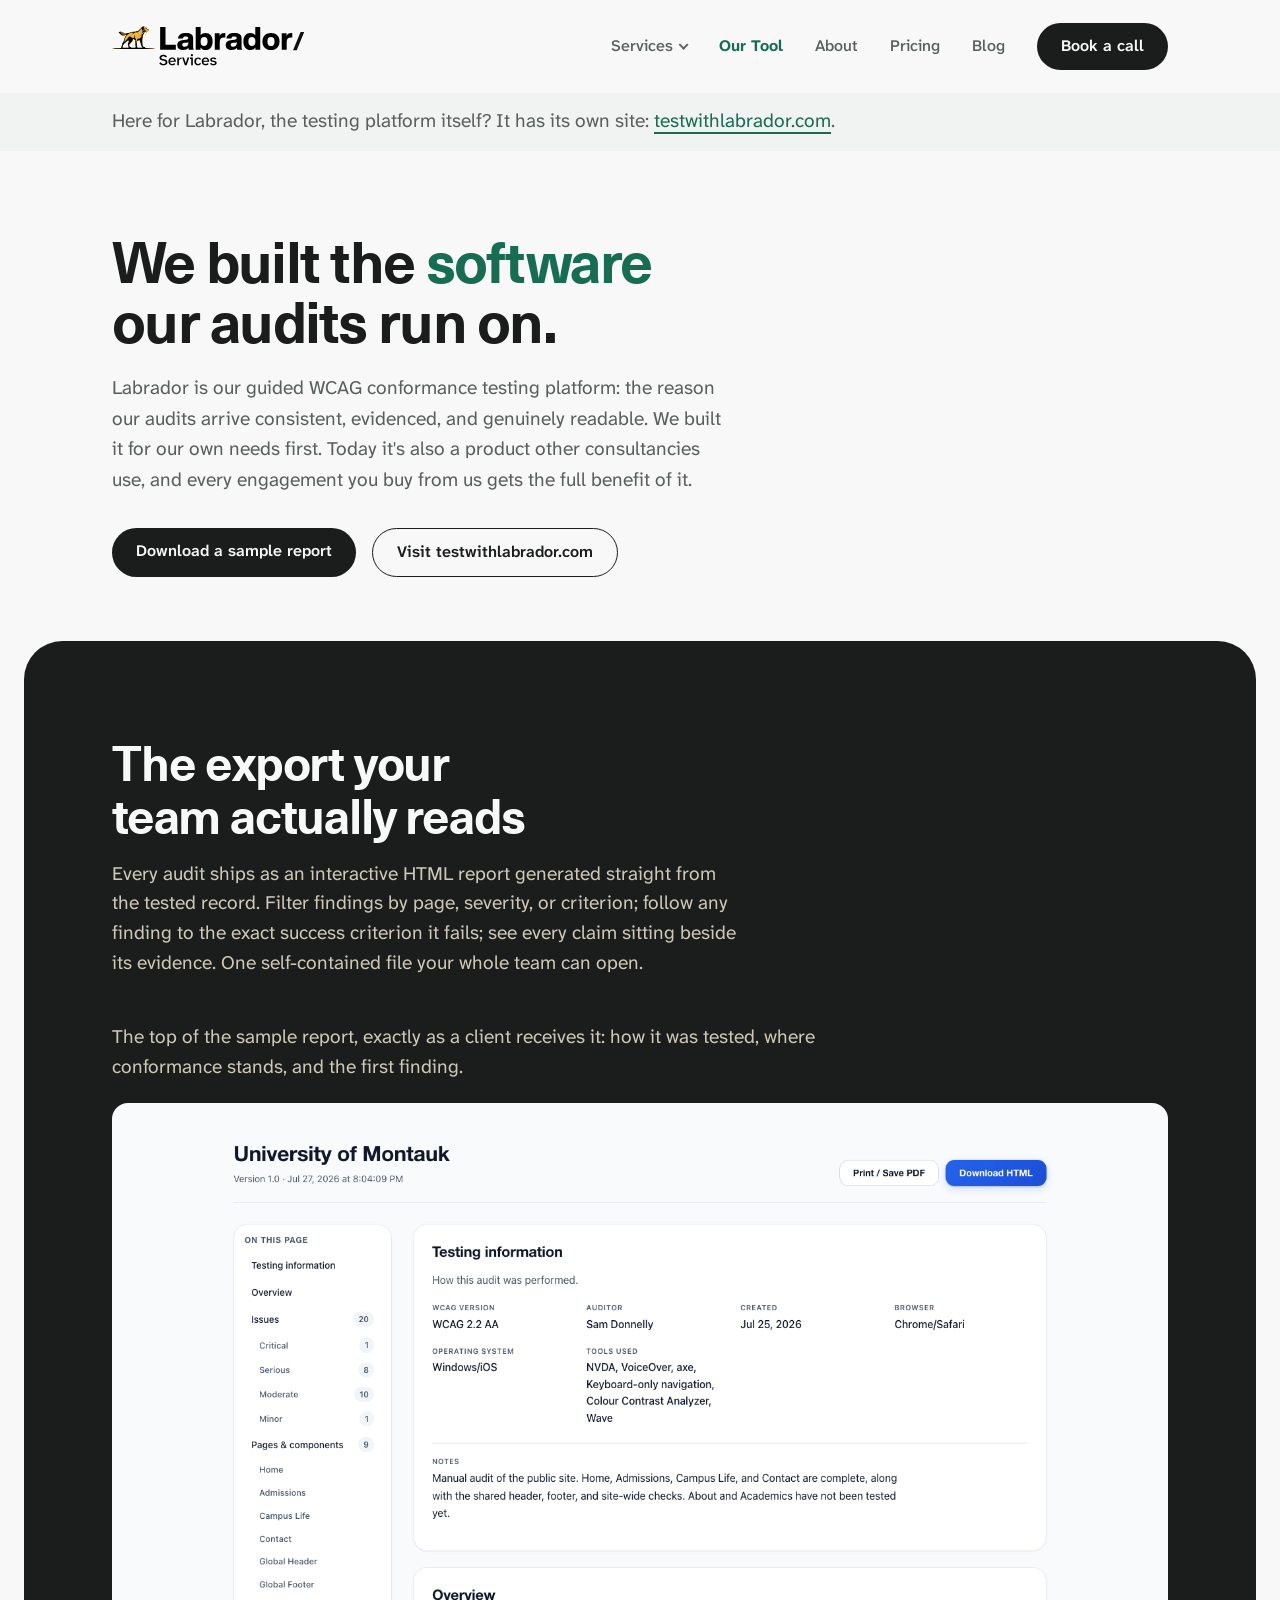
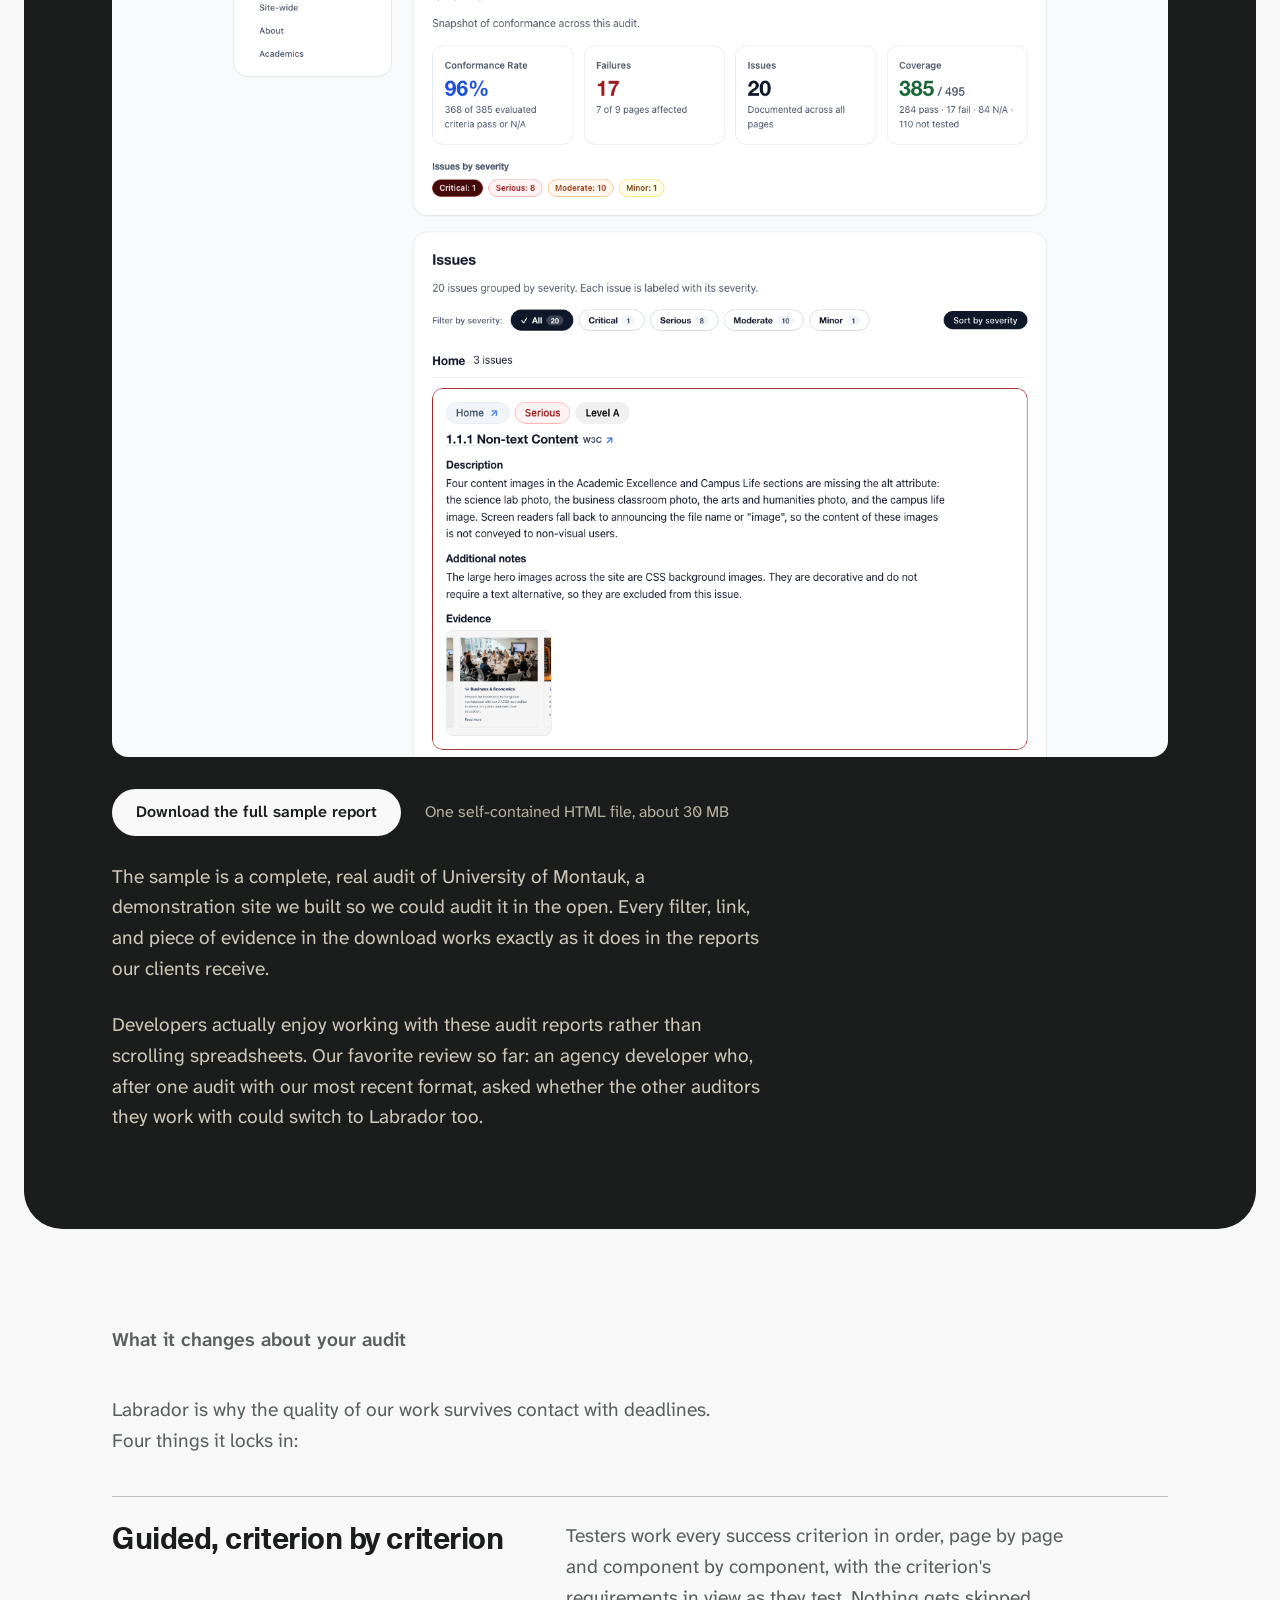
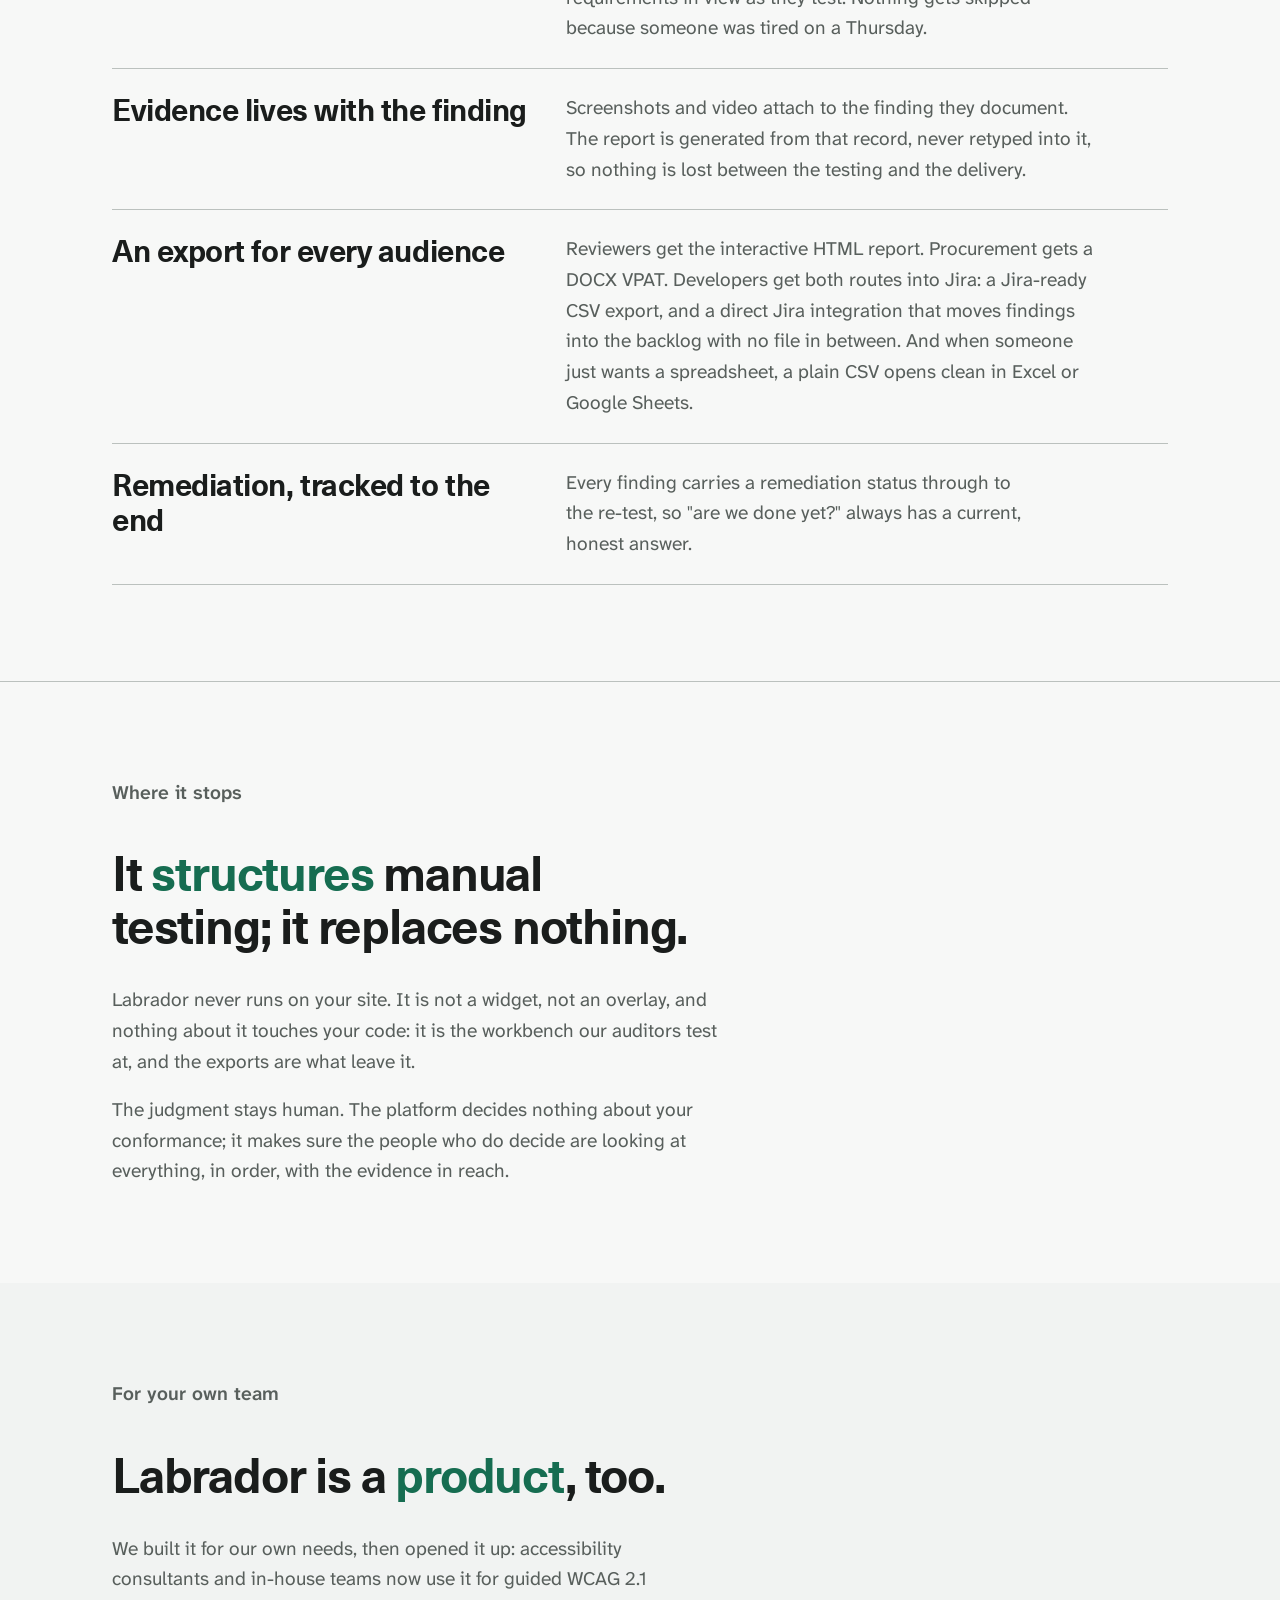
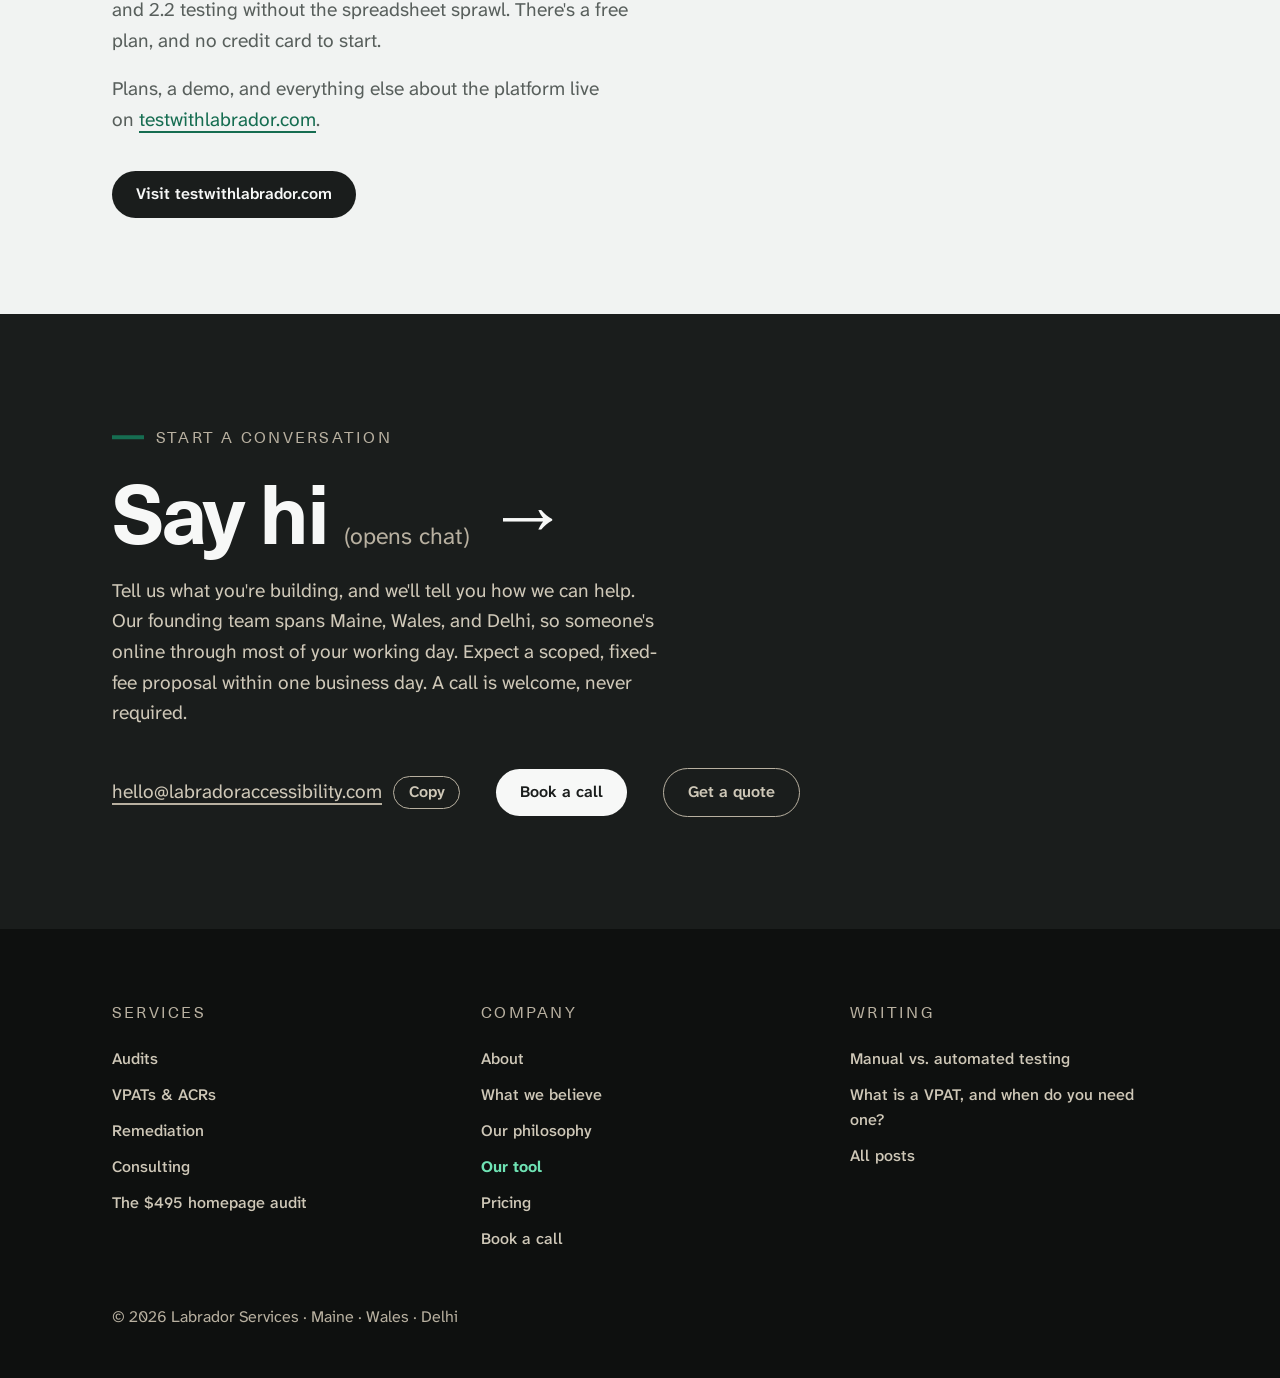
<file: tool.html>
<!doctype html>
<html lang="en">
  <head>
    <meta charset="UTF-8" />
    <meta name="viewport" content="width=device-width, initial-scale=1.0" />
    <title>Labrador, our testing platform — Labrador Services</title>
    <meta
      name="description"
      content="Labrador is the guided WCAG conformance testing platform our audits run on: criterion-by-criterion testing, evidence attached to every finding, and interactive HTML reports developers actually enjoy. Download a complete sample report, or visit testwithlabrador.com for the platform itself."
    />
    <link rel="icon" href="favicon.ico" sizes="any" />
    <link rel="preconnect" href="https://fonts.googleapis.com" />
    <link rel="preconnect" href="https://fonts.gstatic.com" crossorigin />
    <link
      href="https://fonts.googleapis.com/css2?family=Atkinson+Hyperlegible+Next:wght@400..700&display=swap"
      rel="stylesheet"
    />
    <!-- The ?v= query is the cache-buster: bump it on every stylesheet change so
         a cached stylesheet can never pair with newer markup. In WordPress this
         job moves to wp_enqueue_style's version parameter. -->
    <link rel="stylesheet" href="fonts.css?v=20" />
    <link rel="stylesheet" href="base.css?v=20" />
    <link rel="stylesheet" href="style.css?v=20" />
    <script src="site.js?v=20" defer></script>
  </head>
  <body>
    <a class="skip-link" href="#main">Skip to content</a>

    <header>
      <div class="wrap masthead-inner">
        <!-- Relative, not "/": see index.html. -->
        <a class="brand" href="index.html">
          <img
            class="brand-logo"
            src="labrador-logo.svg"
            alt="Labrador Services home"
            width="759"
            height="189"
          />
        </a>
        <!-- See index.html for why this button ships hidden: the collapsed nav is
             progressive enhancement, not a requirement. -->
        <button class="menu-button" type="button" aria-expanded="false" aria-controls="primary-nav">
          Menu
        </button>
        <nav class="masthead" id="primary-nav" aria-label="Primary">
          <ul role="list">
            <li class="has-submenu">
              <!-- Same native disclosure as index.html; see the comment there for why
                   <details>/<summary> and not an ARIA menu. -->
              <details class="submenu-toggle">
                <summary>
                  Services
                  <span class="chevron" aria-hidden="true"></span>
                </summary>
                <!-- All four services have their own pages now. -->
                <ul class="submenu" role="list">
                  <li><a href="audits.html">Audits</a></li>
                  <li><a href="vpats.html">VPATs &amp; ACRs</a></li>
                  <li><a href="remediation.html">Remediation</a></li>
                  <li><a href="consulting.html">Consulting</a></li>
                </ul>
              </details>
            </li>
            <li><a href="tool.html" aria-current="page">Our Tool</a></li>
            <li><a href="about.html">About</a></li>
            <li><a href="pricing.html">Pricing</a></li>
            <li><a href="blog/index.html">Blog</a></li>
          </ul>
          <!-- Booking runs through Calendly. PLACEHOLDER EVENT: this is the product-demo
               link; swap for the real booking event when it exists. -->
          <a class="pill" href="https://calendly.com/sam-testwithlabrador/product-demo"
            >Book a call</a
          >
        </nav>
      </div>
    </header>

    <!-- THE DISAMBIGUATION BAR — this page's first unique element, and it sits
         before <main> on purpose: two things share the Labrador name (this
         agency and the testing platform), and a visitor who searched for the
         platform should be rerouted in their first second on the page, before
         any scrolling. A complementary landmark, not main content. -->
    <aside class="tool-notice" aria-label="Looking for the Labrador platform">
      <div class="wrap">
        <p>
          Here for Labrador, the testing platform itself? It has its own site:
          <a href="https://testwithlabrador.com">testwithlabrador.com</a>.
        </p>
      </div>
    </aside>

    <main id="main" tabindex="-1">
      <!-- HERO — the homepage tool section's claim, promoted to a page thesis
           (the same motif move as the remediation page's belief 3). The em runs
           mint: like the VPATs page, this page's color block is ink, and mint
           is the brand's voice on its light surfaces. -->
      <section class="hero hero-compact" aria-labelledby="hero-h">
        <div class="wrap">
          <h1 id="hero-h">We built the <em>software</em> our audits run on.</h1>
          <p class="lede">
            Labrador is our guided WCAG conformance testing platform: the reason our audits arrive
            consistent, evidenced, and genuinely readable. We built it for our own needs first.
            Today it's also a product other consultancies use, and every engagement you buy from us
            gets the full benefit of it.
          </p>
          <div class="hero-actions">
            <a class="pill" href="samples/University_of_Montauk_WCAG_Audit_2026-07-27.html" download
              >Download a sample report</a
            >
            <a class="pill-ghost" href="https://testwithlabrador.com">Visit testwithlabrador.com</a>
          </div>
        </div>
      </section>

      <!-- THE SHOWCASE — the page's one color block, ink, holding the site's
           first real product imagery: the interactive HTML export, captured
           from the sample audit and framed like the specimen figures on the
           VPATs and remediation pages, at full scale. The capture ends at the
           clean gap after the first complete finding, so nothing is cut off
           mid-element; the rounded corners clip only the report's page
           background. -->
      <section class="showcase-panel" id="export" aria-labelledby="export-h">
        <div class="wrap">
          <h2 id="export-h">The export your team actually reads</h2>
          <p class="intro">
            Every audit ships as an interactive HTML report generated straight from the tested
            record. Filter findings by page, severity, or criterion; follow any finding to the exact
            success criterion it fails; see every claim sitting beside its evidence. One
            self-contained file your whole team can open.
          </p>
          <figure class="export-figure">
            <figcaption>
              The top of the sample report, exactly as a client receives it: how it was tested,
              where conformance stands, and the first finding.
            </figcaption>
            <img
              src="labrador-export.png"
              alt="The first screen of a Labrador HTML report for the sample site University of Montauk. A masthead with Print and Download buttons, a testing-information card naming the auditor, WCAG 2.2 AA, and the tools used, an overview with four stat cards reading 96% conformance rate, 17 failures, 20 issues, and 385 of 495 criteria covered, severity filter chips, and the first finding: 1.1.1 Non-text Content on the Home page, marked Serious, with its description, additional notes, and an evidence screenshot."
              width="1600"
              height="1900"
              loading="lazy"
            />
          </figure>
          <div class="showcase-cta">
            <a class="pill" href="samples/University_of_Montauk_WCAG_Audit_2026-07-27.html" download
              >Download the full sample report</a
            >
            <span class="showcase-meta">One self-contained HTML file, about 30&nbsp;MB</span>
          </div>
          <p class="showcase-note">
            The sample is a complete, real audit of University of Montauk, a demonstration site we
            built so we could audit it in the open. Every filter, link, and piece of evidence in the
            download works exactly as it does in the reports our clients receive.
          </p>
          <p class="showcase-note">
            Developers actually enjoy working with these audit reports rather than scrolling
            spreadsheets. Our favorite review so far: an agency developer who, after one audit with
            our most recent format, asked whether the other auditors they work with could switch to
            Labrador too.
          </p>
        </div>
      </section>

      <!-- WHAT IT CHANGES — the four guarantees the platform locks in, in the
           ruled-row grammar. Copy stays consistent with the homepage tool
           section: guided runs, evidence in the record, exports per audience,
           remediation status through re-test. No top rule: follows the block. -->
      <section class="features" id="what-it-changes" aria-labelledby="features-h">
        <div class="wrap">
          <h2 id="features-h">What it changes about your audit</h2>
          <p class="features-intro">
            Labrador is why the quality of our work survives contact with deadlines. Four things it
            locks in:
          </p>
          <ul class="feature-list" role="list">
            <li>
              <h3>Guided, criterion by criterion</h3>
              <p>
                Testers work every success criterion in order, page by page and component by
                component, with the criterion's requirements in view as they test. Nothing gets
                skipped because someone was tired on a Thursday.
              </p>
            </li>
            <li>
              <h3>Evidence lives with the finding</h3>
              <p>
                Screenshots and video attach to the finding they document. The report is generated
                from that record, never retyped into it, so nothing is lost between the testing and
                the delivery.
              </p>
            </li>
            <li>
              <h3>An export for every audience</h3>
              <p>
                Reviewers get the interactive HTML report. Procurement gets a DOCX VPAT. Developers
                get both routes into Jira: a Jira-ready CSV export, and a direct Jira integration
                that moves findings into the backlog with no file in between. And when someone just
                wants a spreadsheet, a plain CSV opens clean in Excel or Google Sheets.
              </p>
            </li>
            <li>
              <h3>Remediation, tracked to the end</h3>
              <p>
                Every finding carries a remediation status through to the re-test, so "are we done
                yet?" always has a current, honest answer.
              </p>
            </li>
          </ul>
        </div>
      </section>

      <!-- WHERE IT STOPS — the honesty section, holding the same line the
           homepage tool section holds: the platform structures manual testing
           and decides nothing itself, and it never touches the client's site.
           This is what keeps the tool story consistent with belief 2 and the
           widgets aside. -->
      <section class="boundaries" id="boundaries" aria-labelledby="boundaries-h">
        <div class="wrap">
          <h2 id="boundaries-h">Where it stops</h2>
          <p class="boundaries-claim">
            It <em>structures</em> manual testing; it replaces nothing.
          </p>
          <p class="boundaries-note">
            Labrador never runs on your site. It is not a widget, not an overlay, and nothing about
            it touches your code: it is the workbench our auditors test at, and the exports are what
            leave it.
          </p>
          <p class="boundaries-note">
            The judgment stays human. The platform decides nothing about your conformance; it makes
            sure the people who do decide are looking at everything, in order, with the evidence in
            reach.
          </p>
        </div>
      </section>

      <!-- FOR YOUR OWN TEAM — the product handoff, on the band. This is where
           the misdirected visitor from the top notice and the curious client
           both end up: the platform is a product with its own site, plans, and
           a free tier. Facts here come from testwithlabrador.com itself. -->
      <section class="snapshot" id="platform" aria-labelledby="platform-h">
        <div class="wrap">
          <h2 id="platform-h">For your own team</h2>
          <p class="snapshot-claim">Labrador is a <em>product</em>, too.</p>
          <p class="snapshot-note">
            We built it for our own needs, then opened it up: accessibility consultants and in-house
            teams now use it for guided WCAG 2.1 and 2.2 testing without the spreadsheet sprawl.
            There's a free plan, and no credit card to start.
          </p>
          <p class="snapshot-note">
            Plans, a demo, and everything else about the platform live on
            <a href="https://testwithlabrador.com">testwithlabrador.com</a>.
          </p>
          <p class="snapshot-cta">
            <a class="pill" href="https://testwithlabrador.com">Visit testwithlabrador.com</a>
          </p>
        </div>
      </section>

      <!-- CTA -->
      <section class="say-hi" id="contact" aria-labelledby="cta-h">
        <div class="wrap">
          <p class="kicker">Start a conversation</p>
          <h2 id="cta-h">
            <!-- data-chat-launch: opens Intercom once its snippet is added (site.js);
                 until then the heading opens email, same as the address below, so
                 nothing here is a dead end. -->
            <a href="mailto:hello@labradoraccessibility.com" data-chat-launch
              >Say hi <span class="h2-note">(opens chat)</span> <span aria-hidden="true">→</span></a
            >
          </h2>
          <p>
            Tell us what you're building, and we'll tell you how we can help. Our founding team
            spans Maine, Wales, and Delhi, so someone's online through most of your working day.
            Expect a scoped, fixed-fee proposal within one business day. A call is welcome, never
            required.
          </p>
          <!-- Every way to reach us, in one row. site.js turns the address into a
               copy-on-click control (visible + announced "Copied!" note); without
               the script it stays a plain working mailto link. -->
          <ul class="contact-row" role="list">
            <li class="contact-email">
              <a href="mailto:hello@labradoraccessibility.com">hello@labradoraccessibility.com</a>
              <!-- The address stays a plain mailto link (it opens your mail app);
                   copying lives on this real button instead. Ships hidden because
                   without JS it could do nothing; site.js reveals and wires it. -->
              <button class="copy-button" type="button" hidden>
                Copy<span class="visually-hidden"> the email address</span>
              </button>
              <span class="copy-note" role="status"></span>
            </li>
            <!-- Booking runs through Calendly (placeholder event, see the header).
                 Get a quote is a real page (quote.html); site.js upgrades the link
                 to open the form in a dialog. -->
            <li>
              <a class="pill" href="https://calendly.com/sam-testwithlabrador/product-demo"
                >Book a call</a
              >
            </li>
            <li><a class="pill-ghost" href="quote.html" data-quote-launch>Get a quote</a></li>
          </ul>
        </div>
      </section>
    </main>

    <footer>
      <!-- aria-label distinguishes this nav from the header's "Primary" landmark. -->
      <nav class="wrap footer-nav" aria-label="Footer">
        <div class="footer-col">
          <h2>Services</h2>
          <ul role="list">
            <li><a href="audits.html">Audits</a></li>
            <li><a href="vpats.html">VPATs &amp; ACRs</a></li>
            <li><a href="remediation.html">Remediation</a></li>
            <li><a href="consulting.html">Consulting</a></li>
            <li><a href="audits.html#homepage-audit">The $495 homepage audit</a></li>
          </ul>
        </div>
        <div class="footer-col">
          <h2>Company</h2>
          <ul role="list">
            <li><a href="about.html">About</a></li>
            <li><a href="index.html#beliefs">What we believe</a></li>
            <li><a href="index.html#philosophy">Our philosophy</a></li>
            <li><a href="tool.html" aria-current="page">Our tool</a></li>
            <li><a href="pricing.html">Pricing</a></li>
            <li>
              <a href="https://calendly.com/sam-testwithlabrador/product-demo">Book a call</a>
            </li>
          </ul>
        </div>
        <div class="footer-col">
          <h2>Writing</h2>
          <!-- The blog is live with placeholder posts; in WordPress these move
               to /blog/<slug>/ permalinks. -->
          <ul role="list">
            <li>
              <a href="blog/manual-vs-automated-testing.html">Manual vs. automated testing</a>
            </li>
            <li>
              <a href="blog/what-is-a-vpat.html">What is a VPAT, and when do you need one?</a>
            </li>
            <li><a href="blog/index.html">All posts</a></li>
          </ul>
        </div>
      </nav>
      <div class="wrap colophon">
        <span>© 2026 Labrador Services · Maine · Wales · Delhi</span>
      </div>
    </footer>
  </body>
</html>
</file>
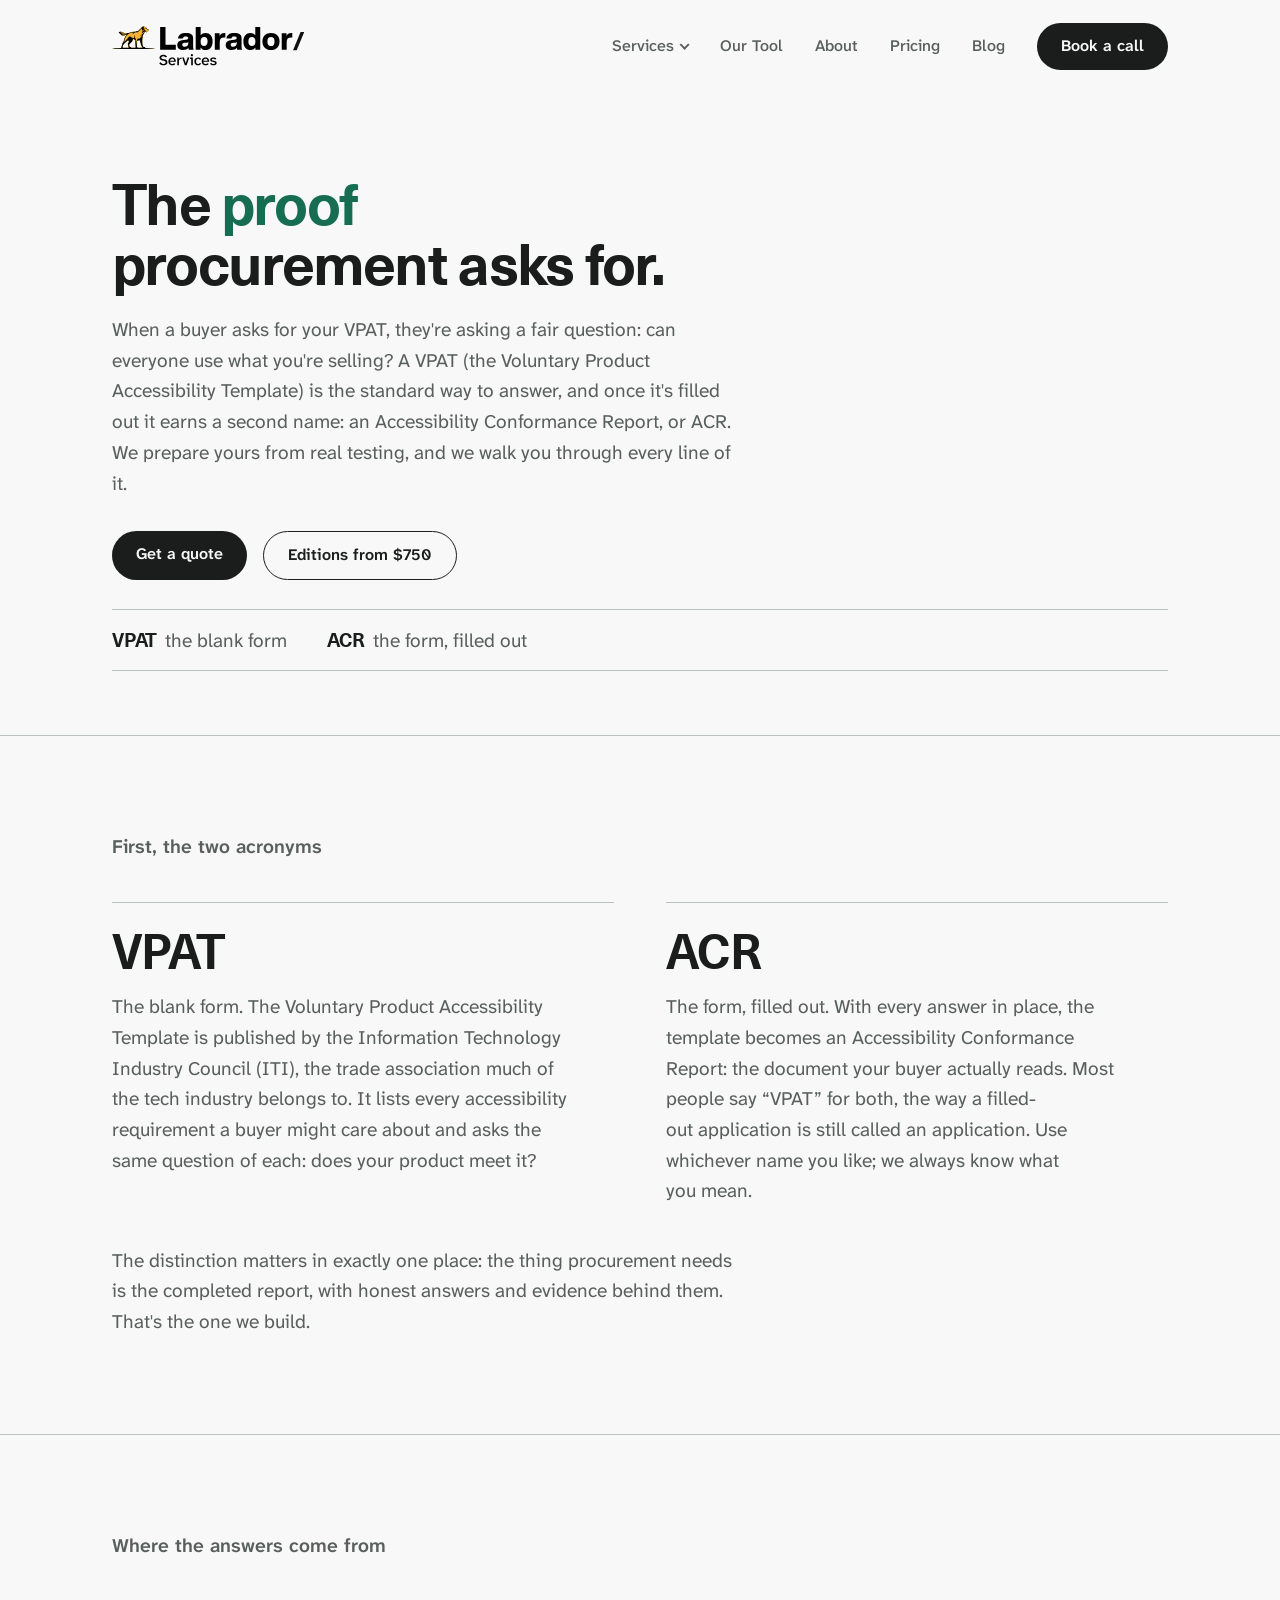
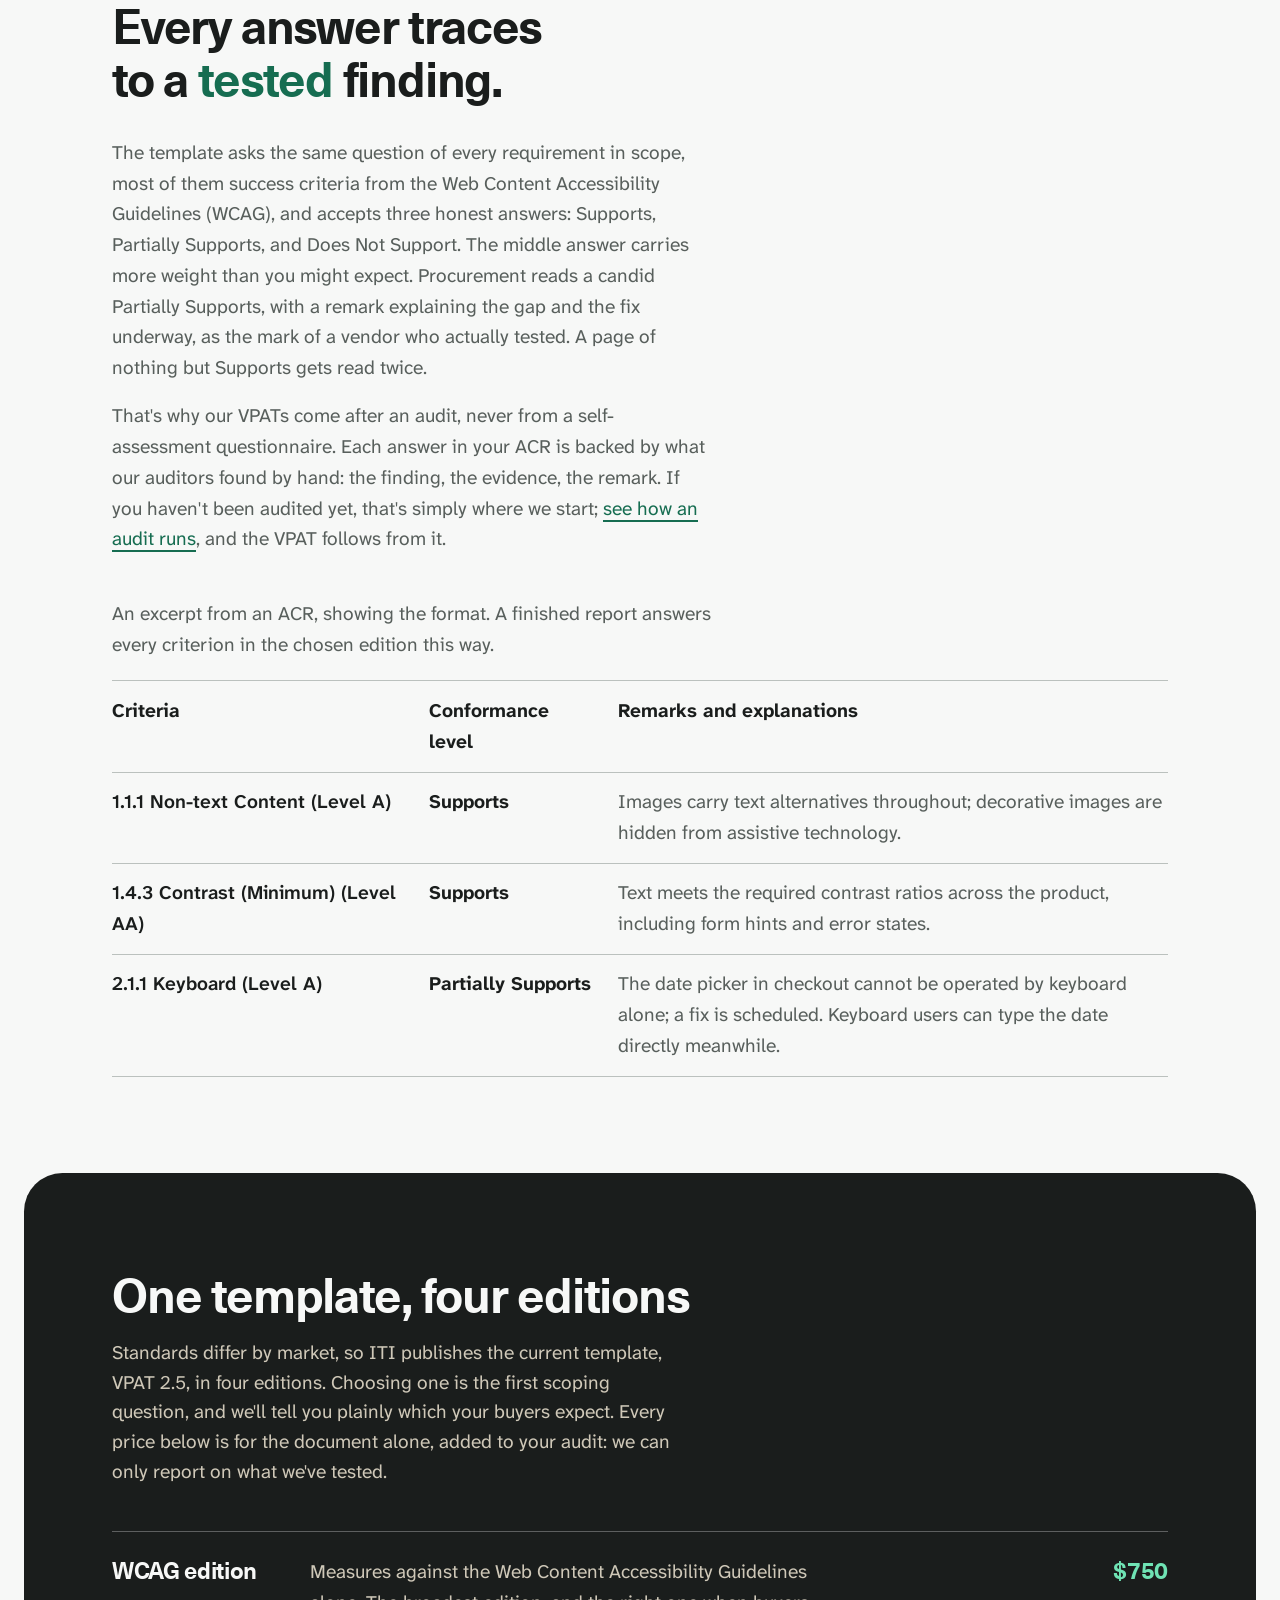
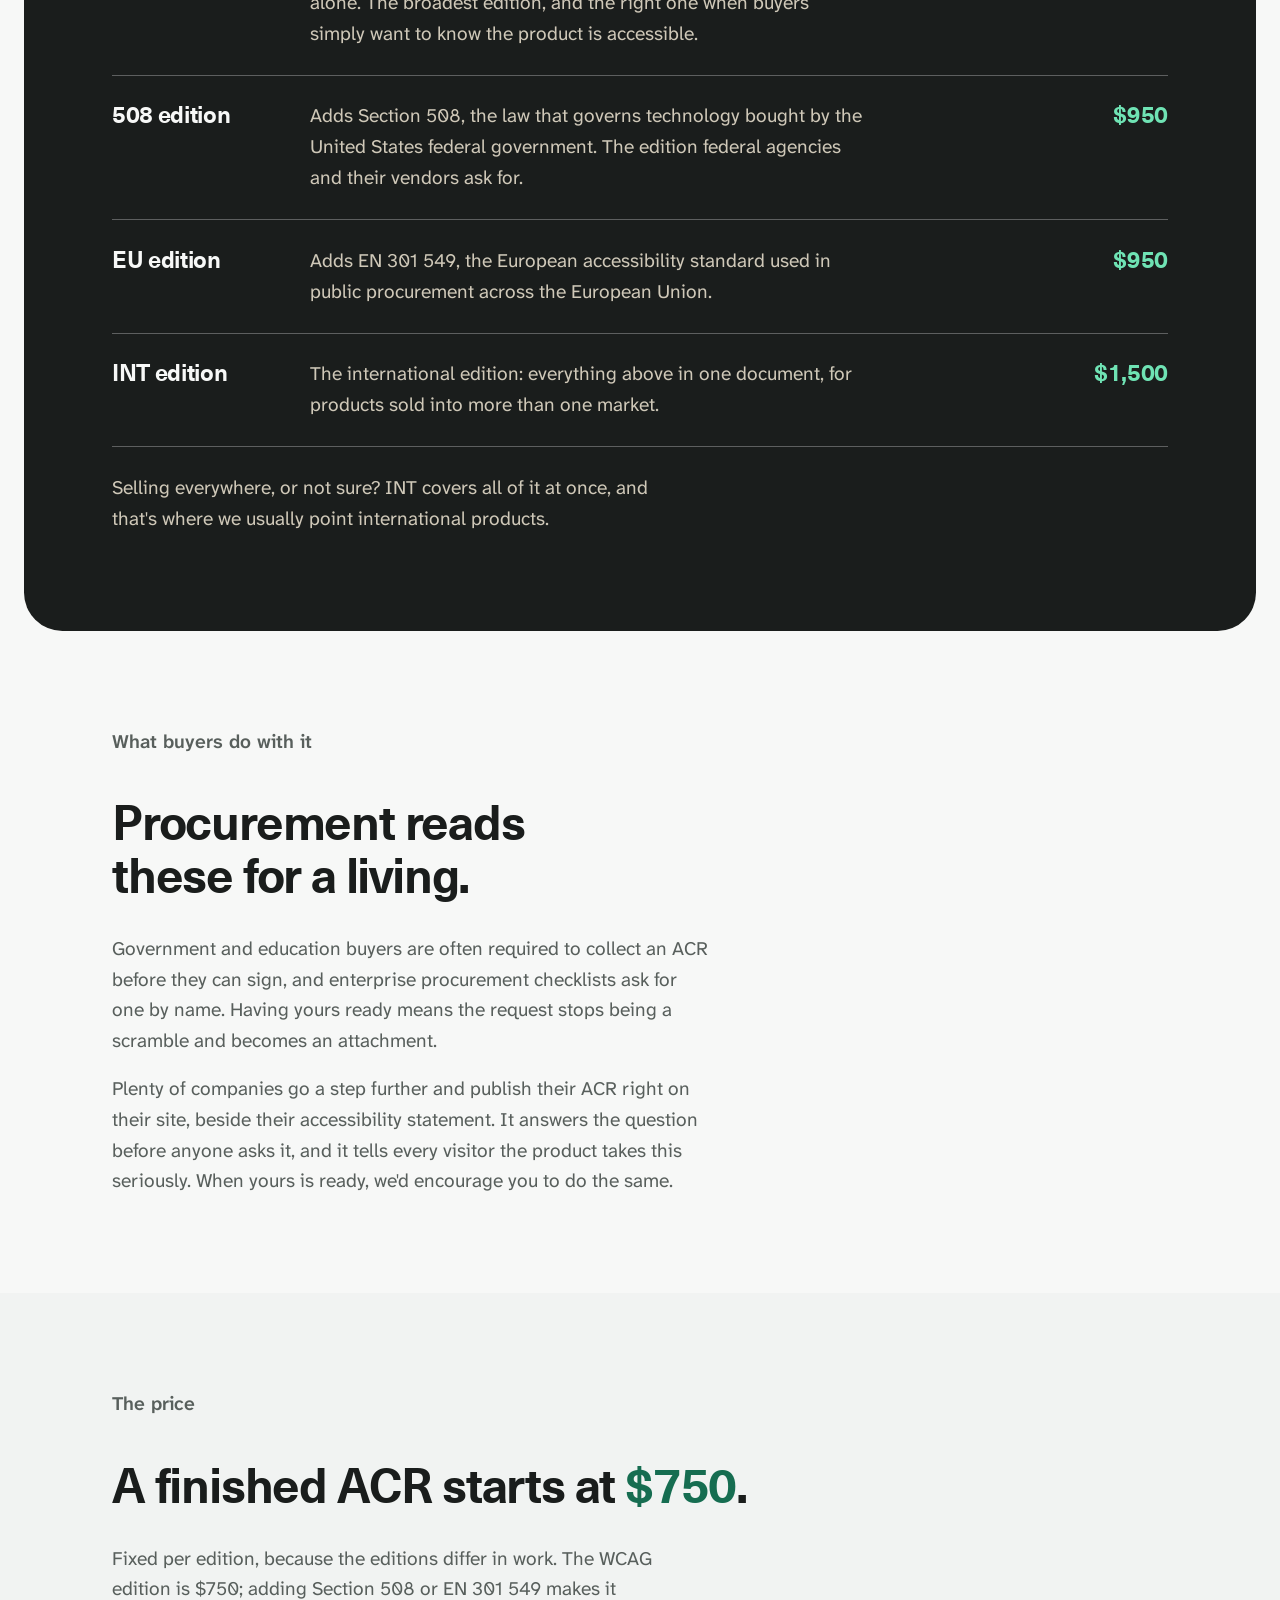
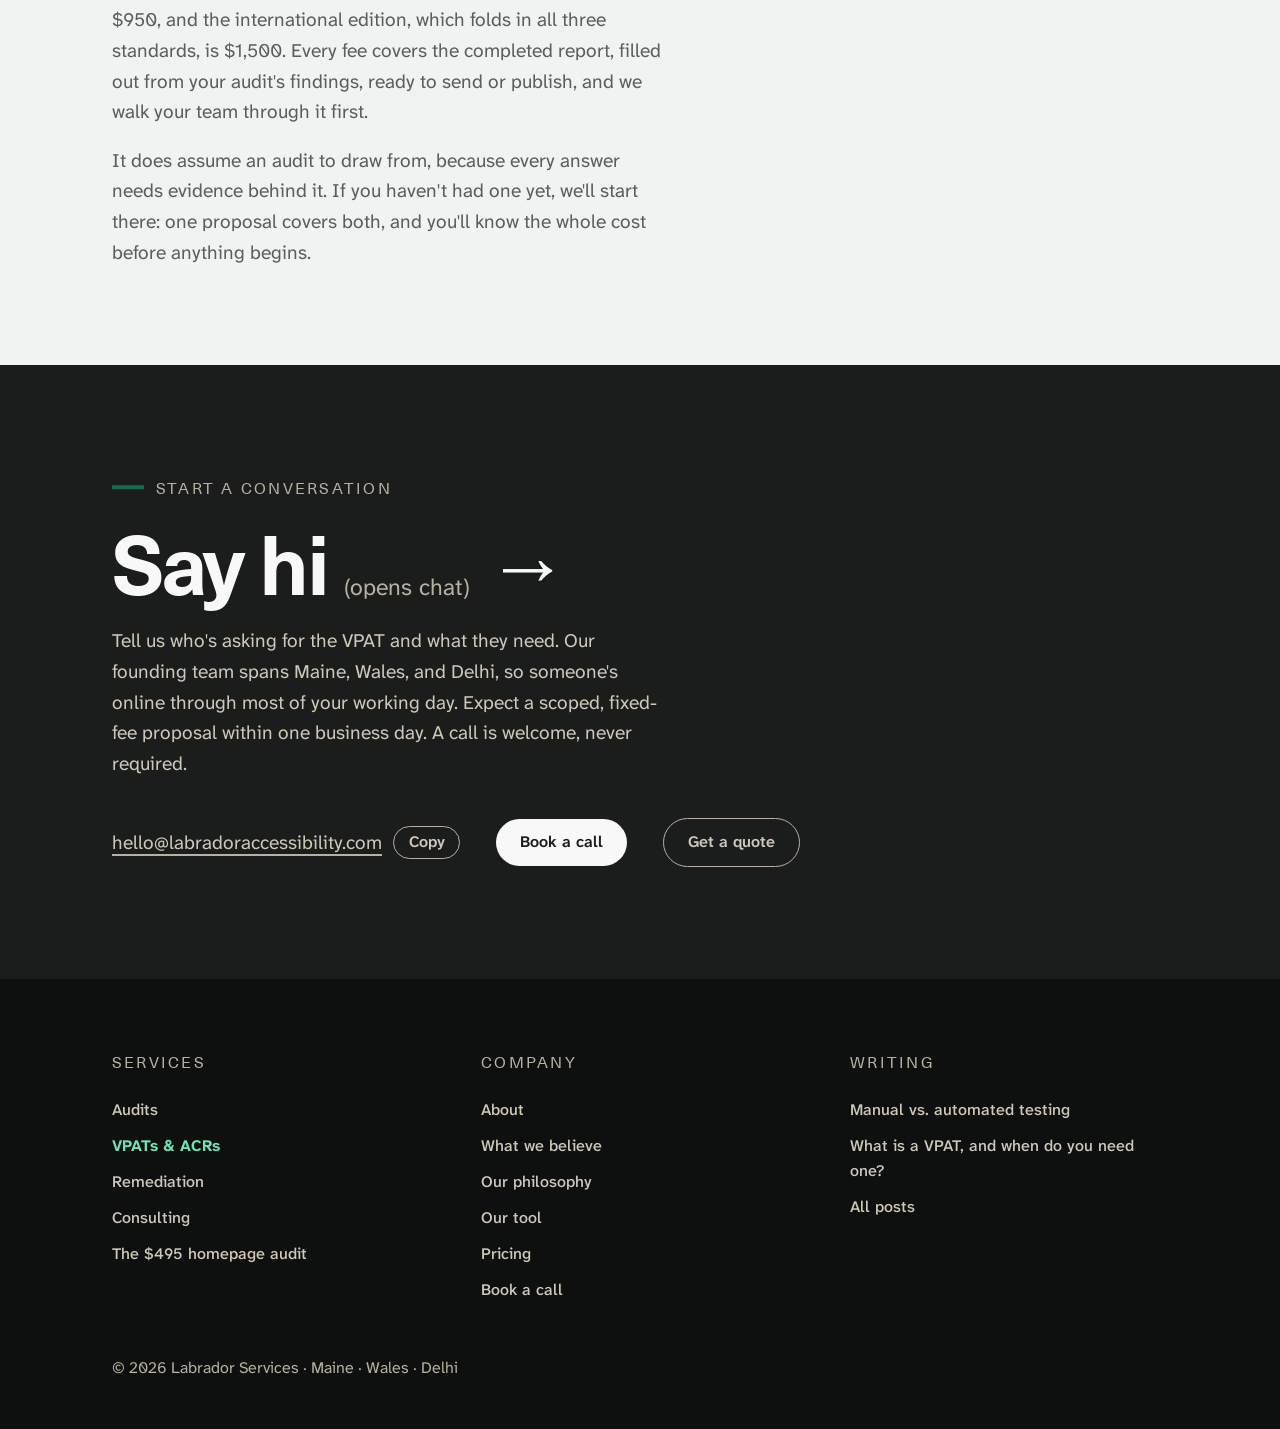
<file: vpats.html>
<!doctype html>
<html lang="en">
  <head>
    <meta charset="UTF-8" />
    <meta name="viewport" content="width=device-width, initial-scale=1.0" />
    <title>VPATs &amp; ACRs — Labrador Services</title>
    <meta
      name="description"
      content="What a VPAT actually is, who publishes the template, and how it becomes an Accessibility Conformance Report: Labrador fills yours out from hands-on audit evidence, in the edition your market needs, priced by edition from $750 after your audit."
    />
    <link rel="icon" href="favicon.ico" sizes="any" />
    <link rel="preconnect" href="https://fonts.googleapis.com" />
    <link rel="preconnect" href="https://fonts.gstatic.com" crossorigin />
    <link
      href="https://fonts.googleapis.com/css2?family=Atkinson+Hyperlegible+Next:wght@400..700&display=swap"
      rel="stylesheet"
    />
    <!-- The ?v= query is the cache-buster: bump it on every stylesheet change so
         a cached stylesheet can never pair with newer markup. In WordPress this
         job moves to wp_enqueue_style's version parameter. -->
    <link rel="stylesheet" href="fonts.css?v=20" />
    <link rel="stylesheet" href="base.css?v=20" />
    <link rel="stylesheet" href="style.css?v=20" />
    <script src="site.js?v=20" defer></script>
  </head>
  <body>
    <a class="skip-link" href="#main">Skip to content</a>

    <header>
      <div class="wrap masthead-inner">
        <!-- Relative, not "/": see index.html. -->
        <a class="brand" href="index.html">
          <img
            class="brand-logo"
            src="labrador-logo.svg"
            alt="Labrador Services home"
            width="759"
            height="189"
          />
        </a>
        <!-- See index.html for why this button ships hidden: the collapsed nav is
             progressive enhancement, not a requirement. -->
        <button class="menu-button" type="button" aria-expanded="false" aria-controls="primary-nav">
          Menu
        </button>
        <nav class="masthead" id="primary-nav" aria-label="Primary">
          <ul role="list">
            <li class="has-submenu">
              <!-- Same native disclosure as index.html; see the comment there for why
                   <details>/<summary> and not an ARIA menu. -->
              <details class="submenu-toggle">
                <summary>
                  Services
                  <span class="chevron" aria-hidden="true"></span>
                </summary>
                <!-- All four services have their own pages now. -->
                <ul class="submenu" role="list">
                  <li><a href="audits.html">Audits</a></li>
                  <li><a href="vpats.html" aria-current="page">VPATs &amp; ACRs</a></li>
                  <li><a href="remediation.html">Remediation</a></li>
                  <li><a href="consulting.html">Consulting</a></li>
                </ul>
              </details>
            </li>
            <li><a href="tool.html">Our Tool</a></li>
            <li><a href="about.html">About</a></li>
            <li><a href="pricing.html">Pricing</a></li>
            <li><a href="blog/index.html">Blog</a></li>
          </ul>
          <!-- Booking runs through Calendly. PLACEHOLDER EVENT: this is the product-demo
               link; swap for the real booking event when it exists. -->
          <a class="pill" href="https://calendly.com/sam-testwithlabrador/product-demo"
            >Book a call</a
          >
        </nav>
      </div>
    </header>

    <main id="main" tabindex="-1">
      <!-- HERO — the quietest of the three heroes, deliberately: no fact strip, no
           split column. The definition pair right below does the structural work,
           so the hero stays a single confident statement. The em runs mint: this
           is the ink page (its color block is the dark editions panel), and mint
           is the brand's voice on light surfaces here. Gold stays spent on the
           audits page. -->
      <section class="hero hero-compact" aria-labelledby="hero-h">
        <div class="wrap">
          <h1 id="hero-h">The <em>proof</em> procurement asks for.</h1>
          <p class="lede">
            When a buyer asks for your VPAT, they're asking a fair question: can everyone use what
            you're selling? A VPAT (the Voluntary Product Accessibility Template) is the standard
            way to answer, and once it's filled out it earns a second name: an Accessibility
            Conformance Report, or ACR. We prepare yours from real testing, and we walk you through
            every line of it.
          </p>
          <div class="hero-actions">
            <a class="pill" href="quote.html" data-quote-launch>Get a quote</a>
            <a class="pill-ghost" href="#price">Editions from $750</a>
          </div>
          <!-- This hero's structural signature: the two acronyms as an inline
               definition strip. The full definitions are the section below. -->
          <dl class="hero-terms">
            <div>
              <dt>VPAT</dt>
              <dd>the blank form</dd>
            </div>
            <div>
              <dt>ACR</dt>
              <dd>the form, filled out</dd>
            </div>
          </dl>
        </div>
      </section>

      <!-- THE TWO ACRONYMS — the page's signature section. The reader's actual
           problem is vocabulary, so the vocabulary IS the layout: a real <dl>
           with the two terms at display scale, side by side. No other page has
           this shape. Belief-trio spirit (plain blocks, no cards), with a
           hairline seating each term. -->
      <section class="terms" id="terms" aria-labelledby="terms-h">
        <div class="wrap">
          <h2 id="terms-h">First, the two acronyms</h2>
          <dl class="term-pair">
            <div class="term">
              <dt>VPAT</dt>
              <dd>
                The blank form. The Voluntary Product Accessibility Template is published by the
                Information Technology Industry Council (ITI), the trade association much of the
                tech industry belongs to. It lists every accessibility requirement a buyer might
                care about and asks the same question of each: does your product meet it?
              </dd>
            </div>
            <div class="term">
              <dt>ACR</dt>
              <dd>
                The form, filled out. With every answer in place, the template becomes an
                Accessibility Conformance Report: the document your buyer actually reads. Most
                people say “VPAT” for both, the way a filled-out application is still called an
                application. Use whichever name you like; we always know what you mean.
              </dd>
            </div>
          </dl>
          <p class="terms-note">
            The distinction matters in exactly one place: the thing procurement needs is the
            completed report, with honest answers and evidence behind them. That's the one we build.
          </p>
        </div>
      </section>

      <!-- EVIDENCE — why ours holds up: the answers come from an audit, and the
           page about a document shows the document. The specimen is a real,
           accessible <table> (an accessibility agency's ACR excerpt had better
           be exemplary markup), including one candid Partially Supports row,
           because that honesty is the actual sales argument. -->
      <section class="evidence" id="evidence" aria-labelledby="evidence-h">
        <div class="wrap">
          <h2 id="evidence-h">Where the answers come from</h2>
          <p class="evidence-claim">Every answer traces to a <em>tested</em> finding.</p>
          <p class="evidence-note">
            The template asks the same question of every requirement in scope, most of them success
            criteria from the Web Content Accessibility Guidelines (WCAG), and accepts three honest
            answers: Supports, Partially Supports, and Does Not Support. The middle answer carries
            more weight than you might expect. Procurement reads a candid Partially Supports, with a
            remark explaining the gap and the fix underway, as the mark of a vendor who actually
            tested. A page of nothing but Supports gets read twice.
          </p>
          <p class="evidence-note">
            That's why our VPATs come after an audit, never from a self-assessment questionnaire.
            Each answer in your ACR is backed by what our auditors found by hand: the finding, the
            evidence, the remark. If you haven't been audited yet, that's simply where we start;
            <a href="audits.html">see how an audit runs</a>, and the VPAT follows from it.
          </p>
          <figure class="acr-sample">
            <figcaption>
              An excerpt from an ACR, showing the format. A finished report answers every criterion
              in the chosen edition this way.
            </figcaption>
            <!-- The wrapper scrolls sideways on narrow screens; reflowing a data
                 table into stacked blocks breaks the header associations screen
                 readers rely on, so the table keeps its shape instead. -->
            <section class="acr-scroll" tabindex="0" aria-label="ACR excerpt table">
              <table>
                <thead>
                  <tr>
                    <th scope="col">Criteria</th>
                    <th scope="col">Conformance level</th>
                    <th scope="col">Remarks and explanations</th>
                  </tr>
                </thead>
                <tbody>
                  <tr>
                    <th scope="row">1.1.1 Non-text Content (Level A)</th>
                    <td class="acr-status">Supports</td>
                    <td>
                      Images carry text alternatives throughout; decorative images are hidden from
                      assistive technology.
                    </td>
                  </tr>
                  <tr>
                    <th scope="row">1.4.3 Contrast (Minimum) (Level AA)</th>
                    <td class="acr-status">Supports</td>
                    <td>
                      Text meets the required contrast ratios across the product, including form
                      hints and error states.
                    </td>
                  </tr>
                  <tr>
                    <th scope="row">2.1.1 Keyboard (Level A)</th>
                    <td class="acr-status">Partially Supports</td>
                    <td>
                      The date picker in checkout cannot be operated by keyboard alone; a fix is
                      scheduled. Keyboard users can type the date directly meanwhile.
                    </td>
                  </tr>
                </tbody>
              </table>
            </section>
          </figure>
        </div>
      </section>

      <!-- EDITIONS — the page's one color block, and it's ink: the homepage's is
           mint (services), the audits page's is gold (process). A dark panel suits
           the formal-document register, and the dark-surface text colors already
           exist for it (the sign-off's). The editions are a real term/definition
           set, so this is a <dl> like the homepage's jurisdictions, in panel-row
           clothing: translucent paper rules where the light panels use ink. -->
      <section class="editions-panel" id="editions" aria-labelledby="editions-h">
        <div class="wrap">
          <h2 id="editions-h">One template, four editions</h2>
          <p class="intro">
            Standards differ by market, so ITI publishes the current template, VPAT 2.5, in four
            editions. Choosing one is the first scoping question, and we'll tell you plainly which
            your buyers expect. Every price below is for the document alone, added to your audit: we
            can only report on what we've tested.
          </p>
          <dl class="edition-list">
            <!-- Each edition carries two definitions: what it is, and what it costs.
                 The second <dd> is the price (multiple dds per dt are valid HTML, and
                 the announced order — term, description, price — reads naturally).
                 Editions are priced by the work in them: single-standard is the base,
                 508 and EU add their own chapters, INT folds in all three. -->
            <div class="edition">
              <dt>WCAG edition</dt>
              <dd>
                Measures against the Web Content Accessibility Guidelines alone. The broadest
                edition, and the right one when buyers simply want to know the product is
                accessible.
              </dd>
              <dd class="edition-price">$750</dd>
            </div>
            <div class="edition">
              <dt>508 edition</dt>
              <dd>
                Adds Section 508, the law that governs technology bought by the United States
                federal government. The edition federal agencies and their vendors ask for.
              </dd>
              <dd class="edition-price">$950</dd>
            </div>
            <div class="edition">
              <dt>EU edition</dt>
              <dd>
                Adds EN 301 549, the European accessibility standard used in public procurement
                across the European Union.
              </dd>
              <dd class="edition-price">$950</dd>
            </div>
            <div class="edition">
              <dt>INT edition</dt>
              <dd>
                The international edition: everything above in one document, for products sold into
                more than one market.
              </dd>
              <dd class="edition-price">$1,500</dd>
            </div>
          </dl>
          <p class="editions-note">
            Selling everywhere, or not sure? INT covers all of it at once, and that's where we
            usually point international products.
          </p>
        </div>
      </section>

      <!-- BUYERS — what the document is for, which is also where the hero's
           "proof procurement asks for" claim is made in full. Statement grammar,
           no accent em: the section's job is calm confidence, and the page has
           spent its color. -->
      <section class="buyers" id="buyers" aria-labelledby="buyers-h">
        <div class="wrap">
          <h2 id="buyers-h">What buyers do with it</h2>
          <p class="buyers-claim">Procurement reads these for a living.</p>
          <p class="buyers-note">
            Government and education buyers are often required to collect an ACR before they can
            sign, and enterprise procurement checklists ask for one by name. Having yours ready
            means the request stops being a scramble and becomes an attachment.
          </p>
          <p class="buyers-note">
            Plenty of companies go a step further and publish their ACR right on their site, beside
            their accessibility statement. It answers the question before anyone asks it, and it
            tells every visitor the product takes this seriously. When yours is ready, we'd
            encourage you to do the same.
          </p>
        </div>
      </section>

      <!-- PRICE — the conversion band, same Neutral 50 grammar as both siblings'
           snapshot offers. The mint em is the homepage's price treatment; gold
           stays off this page. Copy rule: the $750 is honest only with its
           precondition attached — the audit is where the answers come from, and
           the band says so plainly rather than hiding it in fine print. -->
      <section class="snapshot" id="price" aria-labelledby="price-h">
        <div class="wrap">
          <h2 id="price-h">The price</h2>
          <p class="snapshot-claim">A finished ACR starts at <em>$750</em>.</p>
          <p class="snapshot-note">
            Fixed per edition, because the editions differ in work. The WCAG edition is $750; adding
            Section 508 or EN 301 549 makes it $950, and the international edition, which folds in
            all three standards, is $1,500. Every fee covers the completed report, filled out from
            your audit's findings, ready to send or publish, and we walk your team through it first.
          </p>
          <p class="snapshot-note">
            It does assume an audit to draw from, because every answer needs evidence behind it. If
            you haven't had one yet, we'll start there: one proposal covers both, and you'll know
            the whole cost before anything begins.
          </p>
        </div>
      </section>

      <!-- CTA -->
      <section class="say-hi" id="contact" aria-labelledby="cta-h">
        <div class="wrap">
          <p class="kicker">Start a conversation</p>
          <h2 id="cta-h">
            <!-- data-chat-launch: opens Intercom once its snippet is added (site.js);
                 until then the heading opens email, same as the address below, so
                 nothing here is a dead end. -->
            <a href="mailto:hello@labradoraccessibility.com" data-chat-launch
              >Say hi <span class="h2-note">(opens chat)</span> <span aria-hidden="true">→</span></a
            >
          </h2>
          <p>
            Tell us who's asking for the VPAT and what they need. Our founding team spans Maine,
            Wales, and Delhi, so someone's online through most of your working day. Expect a scoped,
            fixed-fee proposal within one business day. A call is welcome, never required.
          </p>
          <!-- Every way to reach us, in one row. site.js turns the address into a
               copy-on-click control (visible + announced "Copied!" note); without
               the script it stays a plain working mailto link. -->
          <ul class="contact-row" role="list">
            <li class="contact-email">
              <a href="mailto:hello@labradoraccessibility.com">hello@labradoraccessibility.com</a>
              <!-- The address stays a plain mailto link (it opens your mail app);
                   copying lives on this real button instead. Ships hidden because
                   without JS it could do nothing; site.js reveals and wires it. -->
              <button class="copy-button" type="button" hidden>
                Copy<span class="visually-hidden"> the email address</span>
              </button>
              <span class="copy-note" role="status"></span>
            </li>
            <!-- Booking runs through Calendly (placeholder event, see the header).
                 Get a quote is a real page (quote.html); site.js upgrades the link
                 to open the form in a dialog. -->
            <li>
              <a class="pill" href="https://calendly.com/sam-testwithlabrador/product-demo"
                >Book a call</a
              >
            </li>
            <li><a class="pill-ghost" href="quote.html" data-quote-launch>Get a quote</a></li>
          </ul>
        </div>
      </section>
    </main>

    <footer>
      <!-- aria-label distinguishes this nav from the header's "Primary" landmark. -->
      <nav class="wrap footer-nav" aria-label="Footer">
        <div class="footer-col">
          <h2>Services</h2>
          <ul role="list">
            <li><a href="audits.html">Audits</a></li>
            <li><a href="vpats.html" aria-current="page">VPATs &amp; ACRs</a></li>
            <li><a href="remediation.html">Remediation</a></li>
            <li><a href="consulting.html">Consulting</a></li>
            <li><a href="audits.html#homepage-audit">The $495 homepage audit</a></li>
          </ul>
        </div>
        <div class="footer-col">
          <h2>Company</h2>
          <ul role="list">
            <li><a href="about.html">About</a></li>
            <li><a href="index.html#beliefs">What we believe</a></li>
            <li><a href="index.html#philosophy">Our philosophy</a></li>
            <li><a href="tool.html">Our tool</a></li>
            <li><a href="pricing.html">Pricing</a></li>
            <li>
              <a href="https://calendly.com/sam-testwithlabrador/product-demo">Book a call</a>
            </li>
          </ul>
        </div>
        <div class="footer-col">
          <h2>Writing</h2>
          <!-- The blog is live with placeholder posts; in WordPress these move
               to /blog/<slug>/ permalinks. -->
          <ul role="list">
            <li>
              <a href="blog/manual-vs-automated-testing.html">Manual vs. automated testing</a>
            </li>
            <li>
              <a href="blog/what-is-a-vpat.html">What is a VPAT, and when do you need one?</a>
            </li>
            <li><a href="blog/index.html">All posts</a></li>
          </ul>
        </div>
      </nav>
      <div class="wrap colophon">
        <span>© 2026 Labrador Services · Maine · Wales · Delhi</span>
      </div>
    </footer>
  </body>
</html>
</file>
<file: fonts.css>
/* Neue Haas Unica — self-hosted licensed webfont (display / headings).
   Paths are relative so the folder works as-is when opened locally, served
   statically, or dropped into a WordPress theme directory.

   The kit ships Light / Regular / Bold / Black. There is no Medium (500) or
   Semibold (600), so the 500/600 display weights in style.css resolve to the
   nearest available cut (400 and 700 respectively). */
@font-face {
  font-family: "Neue Haas Unica";
  src:
    url("fonts/neue-haas-unica-light.woff2") format("woff2"),
    url("fonts/neue-haas-unica-light.woff") format("woff");
  font-weight: 300;
  font-style: normal;
  font-display: swap;
}

@font-face {
  font-family: "Neue Haas Unica";
  src:
    url("fonts/neue-haas-unica-regular.woff2") format("woff2"),
    url("fonts/neue-haas-unica-regular.woff") format("woff");
  font-weight: 400;
  font-style: normal;
  font-display: swap;
}

@font-face {
  font-family: "Neue Haas Unica";
  src:
    url("fonts/neue-haas-unica-bold.woff2") format("woff2"),
    url("fonts/neue-haas-unica-bold.woff") format("woff");
  font-weight: 700;
  font-style: normal;
  font-display: swap;
}

@font-face {
  font-family: "Neue Haas Unica";
  src:
    url("fonts/neue-haas-unica-black.woff2") format("woff2"),
    url("fonts/neue-haas-unica-black.woff") format("woff");
  font-weight: 900;
  font-style: normal;
  font-display: swap;
}
</file>
<file: base.css>
/* base.css — resets & foundations */
*,
*::before,
*::after {
  box-sizing: border-box;
}

* {
  margin: 0;
}

html {
  text-size-adjust: 100%;
  scroll-behavior: smooth;
}

@media (prefers-reduced-motion: reduce) {
  html {
    scroll-behavior: auto;
  }

  *,
  *::before,
  *::after {
    animation-duration: 0.01ms !important;
    transition-duration: 0.01ms !important;
  }
}

body {
  line-height: 1.55;
  -webkit-font-smoothing: antialiased;
}

img,
picture,
svg,
video {
  display: block;
  max-width: 100%;
  /* Paired with max-width so an image carrying width/height attributes can
     never render squeezed-wide but attribute-tall. Without this, any image
     is one missing page-CSS rule away from visible distortion. */
  height: auto;
}

input,
button,
textarea,
select {
  font: inherit;
}

p,
h1,
h2,
h3,
h4 {
  overflow-wrap: break-word;
}

a {
  color: inherit;
}

button {
  cursor: pointer;
  background: none;
  border: none;
  padding: 0;
}
/* Always-visible yellow + black focus ring (GOV.UK-style). Stays visible on
   paper, on the mint panel, and on the dark pills. Never remove it. */
:focus-visible {
  outline: 3px solid var(--focus, #fd0);
  outline-offset: 2px;
  box-shadow: 0 0 0 5px var(--focus-ink, #0b0c0c);
}
/* The skip link sends focus to <main tabindex="-1"> so it reliably lands in the
   content. Suppress the ring for that programmatic focus only — never globally. */
#main:focus {
  outline: none;
  box-shadow: none;
}

.visually-hidden {
  position: absolute;
  width: 1px;
  height: 1px;
  padding: 0;
  margin: -1px;
  overflow: hidden;
  clip: rect(0 0 0 0);
  white-space: nowrap;
  border: 0;
}
</file>
<file: style.css>
/* ============================================================
   LABRADOR SERVICES — Variant B
   Direction: warm strategic studio (idea-led, conversational)
   Same palette, different register: big type, soft shapes,
   one bold mint moment, almost no print apparatus.
   ============================================================ */

:root {
  /* Original Labrador palette (see DESIGN.md) mapped onto this layout's token
     names. Every pairing used below comes from the audited set: ink on paper,
     ink on Mint 100, paper on Mint 800, and the Mint 800 / Gold 700 text floors. */
  --paper: #f7f8f7; /* Paper */
  --paper-deep: #f1f3f2; /* Neutral 50 */
  --ink: #1a1d1c; /* Ink */
  --ink-soft: #585f5c; /* Neutral 600 — lightest neutral safe for text */
  --line: #bbc1be; /* Neutral 300 — hairlines */

  --mint: #cdf7e5; /* Mint 100 — safe for large surfaces with ink text */
  --mint-strong: #6fe3b4; /* Mint 400 — brand accent / marks */
  /* Mint 600 — the quote form's pointer-focus indicator, and nothing else.
     Mint 800 was the obvious pick there and it failed in practice: at 1.04:1
     against the fields' Soft Ink border the two tones are the same lightness,
     so the focused state read as mud rather than as mint. This sits between
     the two: 3.58:1 on Paper (past the 3:1 floor for focus indicators, which
     rules out anything brighter — Mint 400 manages only 1.48:1 there) while
     standing clear of the resting border. Not a text color. */
  --mint-mid: #189470;
  --mint-deep: #166d51; /* Mint 800 — text floor on light */
  --gold: #e0a23c; /* Gold 400 — cameo */
  --gold-deep: #855713; /* Gold 700 — text floor on light */
  /* Gold 100 — Amber's large-surface counterpart to Mint 100, introduced for the
     audits page's process panel (each page gets one color block; the homepage's
     is mint, the audits page's is gold). Verified on this fill: Ink 13.4:1,
     Soft Ink 5.2:1, Gold 700 5.0:1, Mint 800 5.0:1. Same pairing rule as mint:
     ink-family or deep-accent text only, never white. */
  --gold-mist: #f6e4bc;

  /* Text-on-dark pair for surfaces using --ink as a background (the CTA plate).
     --ink-soft is calibrated for light backgrounds and fails on dark ones —
     these are separate, verified against --ink: body 10.20:1, metadata 7.89:1. */
  --ink-text: #cfc8b8; /* body copy on --ink */
  --ink-meta: #b8b0a0; /* labels/metadata on --ink */
  /* The page's floor, used once: the colophon strip under the dark sign-off.
     A step below --ink so the dark run ends on its lowest tone. Deliberately
     not --focus-ink (#0b0c0c), which is close in value but means "the focus
     ring's halo" — one job per token. */
  --ink-deep: #0e100f;

  /* Focus: always-visible yellow + black ring (non-negotiable per the style guide) */
  --focus: #fd0;
  --focus-ink: #0b0c0c;

  /* Form-error red, introduced with the quote form and used only there:
     :user-invalid borders. Warm to sit with the gold family. 8.0:1 on Paper,
     far past both the 4.5:1 text floor and the 3:1 UI-component floor. */
  --rust-deep: #8c2a1c;

  /* Display is the licensed Neue Haas Unica, self-hosted (see fonts.css).
     The kit has no 500/600 cut, so those weights resolve to 400/700. */
  --font-display: "Neue Haas Unica", "Helvetica Neue", arial, sans-serif;
  --font-body:
    "Atkinson Hyperlegible Next", "Atkinson Hyperlegible", "Helvetica Neue", arial, sans-serif;

  --text-hero: clamp(2.6rem, 7.5vw, 5.2rem);
  --text-2xl: clamp(1.9rem, 4vw, 3rem);
  --text-xl: clamp(1.4rem, 2.4vw, 1.9rem);
  /* Body copy runs large by design: 1.2rem (19.2px) is the reading size, not
     1rem. The stylishness is in the ratio, not the raw number — at this size
     leading comes down to 1.6 and the measures stay pinned in `ch`, so lines
     hold their character count instead of sprawling. --text-sm stays at 16px
     and is now strictly a UI-label token (nav, pills, kicker, colophon); it is
     never used for prose, which is what lets body grow without widening the
     header and breaking the nav breakpoint. */
  --text-lg: 1.45rem;
  --text-base: 1.2rem;
  /* 16px floor. Nothing on the page renders below this — the old 0.9rem
     (14.4px) label size and 0.78rem (12.48px) kicker/colophon size are gone.
     There is deliberately no token smaller than this one: small type is the
     most common readability failure on sites like ours, and a distinct
     "--text-xs" would just be an invitation to reintroduce one. The kicker
     and colophon separate themselves by font, casing, tracking, and color
     instead of by shrinking. */
  --text-sm: 1rem;

  --gutter: clamp(1.25rem, 5vw, 4rem);
}

body {
  overflow-x: clip;
  background: var(--paper);
  color: var(--ink);
  font-family: var(--font-body);
  font-size: var(--text-base);
}

.wrap {
  max-width: 74rem;
  margin-inline: auto;
  padding-inline: var(--gutter);
}

.skip-link {
  position: absolute;
  left: 1rem;
  top: -3rem;
  background: var(--ink);
  color: var(--paper);
  padding: 0.5rem 1rem;
  font-size: var(--text-sm);
  text-decoration: none;
  transition: top 0.15s ease;
  z-index: 10;
}

.skip-link:focus {
  top: 3rem;
}

/* ============================================================
   HEADER — sentence case, pill CTA
   ============================================================ */
.masthead-inner {
  display: flex;
  align-items: center;
  justify-content: space-between;
  gap: 1.5rem;
  padding-block: 1.4rem;
}

.brand {
  display: flex;
  align-items: center;
  gap: 0.65rem;
  text-decoration: none;
  color: var(--ink);
}
/* Real brand lockup (gold Labrador mark + "Labrador/" wordmark + "Services" tagline)
   in place of the style tile's placeholder mark. Intrinsic ratio is 759×189. */
.brand-logo {
  height: 3rem;
  width: auto;
}

nav.masthead {
  display: flex;
  align-items: center;
  gap: 2rem;
}

/* Scoped to the direct child list throughout: the Services dropdown nests a
   second <ul> inside this one, and an unscoped `nav.masthead ul` would lay
   that submenu out horizontally and restyle its links. */
nav.masthead > ul {
  display: flex;
  flex-wrap: wrap; /* let the list flow to a second row rather than crushing labels */
  gap: 2rem;
  list-style: none;
  padding: 0;
  margin: 0;
}

nav.masthead > ul > li > a,
.submenu-toggle > summary {
  display: inline-block;
  padding-block: 0.3rem; /* clears the 24px target minimum outright */
  text-decoration: none;
  color: var(--ink-soft);
  font-weight: 500;
  font-size: var(--text-sm);
  /* A nav label is a phrase, not prose — "Our Tool" breaking across two lines
     reads as two separate links. The list wraps instead (above). */
  white-space: nowrap;
}

nav.masthead > ul > li > a:hover,
.submenu-toggle > summary:hover {
  color: var(--mint-deep);
}

/* ---- Services dropdown (native disclosure, no JS) ---- */
.has-submenu {
  position: relative;
}

.submenu-toggle > summary {
  display: inline-flex;
  align-items: center;
  gap: 0.4rem;
  cursor: pointer;
  list-style: none; /* Firefox default triangle */
}

.submenu-toggle > summary::-webkit-details-marker {
  display: none; /* Safari / older Chrome default triangle */
}

/* Direction is not the only signal that this opens: the summary announces its
   own expanded/collapsed state natively, which is the whole reason for using
   <details> here rather than a styled link. */
.chevron {
  width: 0.45rem;
  height: 0.45rem;
  border-right: 2px solid currentcolor;
  border-bottom: 2px solid currentcolor;
  transform: translateY(-0.1rem) rotate(45deg);
  transition: transform 0.18s ease;
}

.submenu-toggle[open] > summary .chevron {
  transform: translateY(0.1rem) rotate(-135deg);
}

.submenu {
  position: absolute;
  top: calc(100% + 0.7rem);
  left: 0;
  z-index: 5; /* under the skip link (10), over page content */
  display: grid;
  gap: 0.15rem;
  min-width: 11rem;
  margin: 0;
  padding: 0.45rem;
  list-style: none;
  background: var(--paper-deep);
  /* Flat by system rule: separation comes from the border and an opaque
     surface, never a drop shadow. That puts the whole burden of "this is a
     surface in front of the page" on one line, so it is Soft Ink (6.15:1 on
     paper) rather than the Hairline Sand used elsewhere — at 1.72:1 the
     hairline left the panel edge nearly invisible to low-vision users. */
  border: 1px solid var(--ink-soft);
  border-radius: 0.75rem;
}

.submenu a {
  display: block;
  padding: 0.5rem 0.7rem;
  border-radius: 0.5rem;
  text-decoration: none;
  color: var(--ink);
  font-size: var(--text-sm);
  font-weight: 500;
  white-space: nowrap;
}

.submenu a:hover {
  background: var(--mint);
  color: var(--mint-deep);
}

.pill {
  display: inline-block;
  font-weight: 600;
  font-size: var(--text-sm);
  text-decoration: none;
  padding: 0.7rem 1.5rem;
  border-radius: 999px;
  background: var(--ink);
  color: var(--paper);
  transition: background 0.18s ease;
  white-space: nowrap; /* "Say hi" must never split across two lines */
}

.pill:hover {
  background: var(--mint-deep);
}

/* ---- The "Menu" button (responsive nav disclosure) ----
   A worded button, not a hamburger: three lines is an icon you have to already
   know, and this brand explains itself in words everywhere else. Takes the
   ghost-pill treatment so it reads as a button in the system's own shape
   language (DESIGN.md: the pill is the only button shape here).

   Ships display:none and is revealed only when site.js adds .nav-enhanced, so
   a JavaScript-less visitor never sees a button that cannot open. base.css
   strips button borders and padding, hence the explicit values. */
.menu-button {
  display: none;
  align-items: center;
  font-family: inherit;
  font-weight: 600;
  font-size: var(--text-sm);
  padding: 0.7rem 1.5rem;
  border: 1.5px solid var(--ink);
  border-radius: 999px;
  background: transparent;
  color: var(--ink);
  white-space: nowrap;
  transition:
    background 0.18s ease,
    border-color 0.18s ease;
}

.menu-button:hover {
  background: var(--mint);
  border-color: var(--mint-deep);
}
/* Small screens: wrap the nav under the logo rather than hiding it — hiding the
   links removed the only way to reach the sections on the majority of traffic.
   Breakpoint is 900px: at the 16px label size the logo + links + pill need
   ~766px of content width (≈855px of viewport) to sit on one row. Re-measure
   whenever a nav item is added, removed, or renamed — this was 694px/772px
   before the About link was added, and 646px/718px before that, before the
   Services dropdown replaced the original three links. One more top-level
   item will exhaust this margin too. */
@media (width <= 900px) {
  .masthead-inner {
    flex-wrap: wrap;
  }

  /* The submenu drops out of the overlay and into the flow here, and that is a
     conformance fix rather than a preference. Down here the link list wraps to
     a second row; an absolutely-positioned panel paints straight over it, and
     since the panel cannot close without JS, a user tabbing on from Services
     lands on "Pricing" or "Blog" completely hidden behind it — WCAG 2.2 SC
     2.4.11 Focus Not Obscured. In flow, the panel pushes the rest of the nav
     down instead, and nothing can be buried. */
  .submenu {
    position: static;
    min-width: 0;
    margin-top: 0.5rem;
  }

  nav.masthead {
    width: 100%;
    justify-content: space-between;
    gap: 1rem;
  }

  nav.masthead > ul {
    gap: 1.25rem;
  }

  /* ---- Enhanced state: the nav collapses behind the Menu button ----
     Everything below is gated on .nav-enhanced, which only exists once
     site.js has run. Without it these rules never apply and the header keeps
     its wrapping no-JS layout. */
  .nav-enhanced .menu-button {
    display: inline-flex;
  }

  .nav-enhanced nav.masthead {
    display: none;
  }

  /* The open panel stays in the document flow and pushes the page down rather
     than floating over it — the same WCAG 2.2 SC 2.4.11 reasoning as the
     submenu above. A focused link can never end up behind an overlay. */
  .nav-enhanced.nav-open nav.masthead {
    display: flex;
    flex-direction: column;
    align-items: stretch;
    gap: 0;
    margin-top: 1.1rem;
    border-top: 1px solid var(--line);
  }

  .nav-enhanced.nav-open nav.masthead > ul {
    display: flex;
    flex-direction: column;
    gap: 0;
    width: 100%;
  }

  .nav-enhanced.nav-open nav.masthead > ul > li {
    border-bottom: 1px solid var(--line);
  }

  /* Full-width rows: the whole line is the target, not just the glyphs, and
     0.9rem of block padding clears the 44px touch minimum comfortably. */
  .nav-enhanced.nav-open nav.masthead > ul > li > a,
  .nav-enhanced.nav-open .submenu-toggle > summary {
    display: flex;
    align-items: center;
    padding-block: 0.9rem;
  }

  /* In the stacked panel the submenu is already inside a menu, so it drops the
     surface treatment it needs as a desktop overlay and simply indents. */
  .nav-enhanced.nav-open .submenu {
    margin-top: 0;
    padding: 0 0 0.6rem 1.1rem;
    background: transparent;
    border: 0;
    border-radius: 0;
    gap: 0;
  }

  .nav-enhanced.nav-open .submenu a {
    padding-block: 0.7rem;
  }

  .nav-enhanced.nav-open nav.masthead > .pill {
    align-self: flex-start;
    margin-top: 1.4rem;
  }
}

/* ============================================================
   HERO — one big idea
   ============================================================ */
.hero {
  padding-block: clamp(4.5rem, 11vw, 9rem) clamp(3.5rem, 8vw, 6rem);
}

.hero h1 {
  font-family: var(--font-display);
  font-size: var(--text-hero);
  font-weight: 600;
  line-height: 1.04;
  letter-spacing: -0.03em;
  max-width: 18ch;
  text-wrap: balance;
}

.hero h1 em {
  font-style: normal;
  color: var(--mint-deep);
}

/* The stat line: the mission beat under the headline, played straight. This
   slot once held an asterisk-and-footnote mechanic, then the 1.3 billion
   figure; the number now lives in the stat pair below (see The Numbers), and
   this line stays a plain, quiet claim. */
.hero-sub {
  margin-top: 1.4rem;
  font-size: var(--text-base);
  line-height: 1.6;
  color: var(--ink-soft);
  max-width: 60ch;
}

.hero .lede {
  margin-top: 1.8rem;
  font-size: var(--text-lg);
  line-height: 1.6;
  color: var(--ink-soft);
  max-width: 46ch;
}

.hero-actions {
  display: flex;
  flex-wrap: wrap;
  gap: 1rem;
  margin-top: 2.6rem;
}

/* Fact strip under the hero CTAs: three risk-reversal claims surfaced from
   deeper sections. Same grammar as the sector strip — a flex-wrap list with
   whitespace doing the grouping, no separator glyphs (screen readers announce
   middots inconsistently, and generated-content separators get read aloud by
   some of them). UI-label size, not prose size: this is metadata. */
.hero-meta {
  display: flex;
  flex-wrap: wrap;
  gap: 0.5rem 2rem;
  list-style: none;
  padding: 0;
  margin: 1.6rem 0 0;
  font-size: var(--text-sm);
  font-weight: 500;
  color: var(--ink-soft);
}

.pill-ghost {
  display: inline-block;
  font-weight: 600;
  font-size: var(--text-sm);
  text-decoration: none;
  padding: 0.7rem 1.5rem;
  border-radius: 999px;
  border: 1.5px solid var(--ink);
  color: var(--ink);
  transition:
    background 0.18s ease,
    border-color 0.18s ease;
}

.pill-ghost:hover {
  background: var(--mint);
  border-color: var(--mint-deep);
}

/* ============================================================
   THE TWO-TIER HERO SYSTEM. The homepage keeps the grand
   billboard hero (biggest type, sub-line, fact strip); interior
   pages run this compact variant: same grammar (display h1, one
   colored em, warm lede), one type tier down and roughly half
   the vertical padding, so each page reaches its signature
   section a beat sooner and the site stops replaying the same
   opening. On top of the shared scale, each interior hero
   carries ONE structural signature of its own: audits its fact
   rail, VPATs the definition strip, remediation the micro-diff,
   consulting the format list, the tool page its notice bar,
   and pricing deliberately nothing (the rate card directly
   below is its structure). About has its own custom hero.
   ============================================================ */
.hero-compact {
  padding-block: clamp(3rem, 7vw, 5rem) clamp(2.5rem, 6vw, 4rem);
}

/* Sits between the billboard h1 (5.2rem max) and the section-claim tier
   (3rem max): still unmistakably the page's h1, no longer a shout. */
.hero-compact h1 {
  font-size: clamp(2.2rem, 5vw, 3.6rem);
}

.hero-compact .lede {
  margin-top: 1.4rem;
  font-size: var(--text-base);
  max-width: 52ch;
}

.hero-compact .hero-actions {
  margin-top: 2rem;
}

/* VPATs hero signature: the two acronyms as an inline definition strip
   (a real <dl>, like every term pairing on the site), bounded by the
   strip grammar's hairlines. It surfaces the page's signature section;
   the full definitions live there. */
.hero-terms {
  display: flex;
  flex-wrap: wrap;
  gap: 0.5rem 2.5rem;
  margin: 1.8rem 0 0;
  padding-block: 0.9rem;
  border-block: 1px solid var(--line);
}

.hero-terms > div {
  display: flex;
  gap: 0.5rem;
  align-items: baseline;
}

.hero-terms dt {
  font-family: var(--font-display);
  font-weight: 600;
  letter-spacing: -0.01em;
}

.hero-terms dd {
  margin: 0;
  color: var(--ink-soft);
}

/* Remediation hero signature: the page's diffs in miniature. Two code
   chips on ink; the -/+ prefixes carry the meaning in plain text, the
   colors (Sign-off Metadata out, Mint 400 in) repeat the specimen
   palette. System mono stack, same reasoning as the fix figures. */
.hero-diff {
  display: flex;
  flex-wrap: wrap;
  gap: 0.6rem;
  margin-top: 1.8rem;
}

.hero-diff code {
  font-family: ui-monospace, "SF Mono", menlo, consolas, "Liberation Mono", monospace;
  font-size: var(--text-sm);
  background: var(--ink);
  padding: 0.4rem 0.8rem;
  border-radius: 0.5rem;
  white-space: nowrap;
}

.hero-diff .diff-out {
  color: var(--ink-meta);
}

.hero-diff .diff-in {
  color: var(--mint-strong);
}

/* Consulting hero signature: the formats as a marked list. These were
   gold pills once, but pill-shaped text is the exact costume of the
   site's buttons, so they read as controls. A small gold square in
   front of each label keeps the page's hue without the button shape;
   the markers are empty generated content, so nothing is announced.
   Labels match the formats panel's rows, which hold the full
   descriptions. */
.hero-formats {
  display: flex;
  flex-wrap: wrap;
  gap: 0.5rem 1.8rem;
  list-style: none;
  padding: 0;
  margin: 1.8rem 0 0;
}

.hero-formats li {
  display: flex;
  align-items: center;
  gap: 0.55rem;
  font-size: var(--text-sm);
  font-weight: 500;
  color: var(--ink-soft);
  white-space: nowrap;
}

.hero-formats li::before {
  content: "";
  flex: none;
  width: 0.5rem;
  height: 0.5rem;
  border-radius: 0.125rem;
  background: var(--gold);
}

/* ============================================================
   BELIEFS — manifesto trio
   ============================================================ */
.beliefs {
  border-top: 1px solid var(--line);
  padding-block: clamp(3.5rem, 8vw, 6rem);
}

/* Shared section-label heading: the quiet Soft Ink <h2> that opens the beliefs,
   background, philosophy, regulations, and widgets sections. Deliberately held
   at --text-base (19.2px) rather than riding --text-lg up to 23.2px — at that
   size it would collide with the belief/offer h3s at their small-screen floor
   (22.4px) and the hierarchy would go muddy. Same size as body now; weight 600
   and Soft Ink are what separate it. */
.beliefs h2,
.numbers h2,
.background h2,
.philosophy h2,
.tool h2,
.regulations h2,
.widgets h2,
.snapshot h2,
.method h2,
.automation h2,
.deliverables h2,
.terms h2,
.evidence h2,
.buyers h2,
.fixes h2,
.runbook h2,
.training h2,
.thesis h2,
.features h2,
.boundaries h2,
.founders h2 {
  font-size: var(--text-base);
  font-weight: 600;
  color: var(--ink-soft);
  text-transform: none;
  margin-bottom: 2.5rem;
}

.belief-grid {
  display: grid;
  grid-template-columns: repeat(auto-fit, minmax(16rem, 1fr));
  gap: clamp(2rem, 4vw, 3.5rem);
}

.belief h3 {
  font-family: var(--font-display);
  font-size: var(--text-xl);
  font-weight: 600;
  letter-spacing: -0.02em;
  line-height: 1.18;
  max-width: 18ch;
}

.belief p {
  margin-top: 0.9rem;
  color: var(--ink-soft);
  line-height: 1.6;
  max-width: 38ch;
}

/* ============================================================
   THE NUMBERS — the anti-fear proof pair, directly answering
   belief 1: the case is scale, not threats. Two cards in the
   site's two hues, mapped to the site's two audiences — the human
   number on Mint Mist (the mission color), the market number on
   Gold Mist (the numeric-proof color). The mint fill is a
   half-scale echo of the services panel below; paired with gold it
   reads as the two-hue system speaking, not a second bold moment.
   Each card argues in complete sentences — deliberately not the
   big-number-small-label stat-tile template. Exactly two cards,
   by design.
   ============================================================ */
.numbers {
  border-top: 1px solid var(--line);
  padding-block: clamp(3.5rem, 8vw, 6rem);
}

.numbers-intro {
  color: var(--ink-soft);
  line-height: 1.6;
  max-width: 48ch;
}

.stat-pair {
  display: grid;
  grid-template-columns: repeat(auto-fit, minmax(19rem, 1fr));
  gap: clamp(1.25rem, 3vw, 2rem);
  margin-top: 2.5rem;
}

/* Card radius sits at the panel clamp's floor (1.25rem): same shape family as
   the services panel, at card scale. Not a new token — the panel's minimum. */
.stat-card {
  border-radius: 1.25rem;
  padding: clamp(1.75rem, 4vw, 2.75rem);
}

.stat-card-people {
  background: var(--mint);
}

.stat-card-market {
  background: var(--gold-mist);
}

.stat-figure {
  font-family: var(--font-display);
  font-size: var(--text-2xl);
  font-weight: 600;
  letter-spacing: -0.025em;
  line-height: 1.1;
}

/* Tone-on-tone, same move as the mint panel's arrows and the gold panel's
   step digits: mint-deep on Mint Mist 5.4:1, gold-deep on Gold Mist 5.0:1. */
.stat-card-people .stat-figure {
  color: var(--mint-deep);
}

.stat-card-market .stat-figure {
  color: var(--gold-deep);
}

/* Soft Ink re-verified on both fills: 5.6:1 on Mint Mist, 5.2:1 on Gold
   Mist — the same pairing the mint panel's offer descriptions already use. */
.stat-card > p:not(.stat-figure) {
  margin-top: 0.9rem;
  color: var(--ink-soft);
  line-height: 1.6;
  max-width: 34ch;
  text-wrap: pretty;
}

/* Each card's citation link takes the in-prose link grammar (deep accent +
   2px underline, two signals) in its card's own hue: Deep Forest Mint on
   Mint Mist is 5.4:1, Gold 700 on Gold Mist is 5.0:1. Hover mirrors the tool
   links' move — text darkens to Ink while the underline brightens — so the
   pairing gets stronger, not weaker. Same 0.28em offset as the tool links:
   both faces drop descenders ~0.19em, and the measured value clears them
   unbroken. */
.stat-card-people a,
.stat-card-market a {
  text-decoration: underline;
  text-decoration-thickness: 2px;
  text-underline-offset: 0.28em;
  transition:
    color 0.18s ease,
    text-decoration-color 0.18s ease;
}

.stat-card-people a {
  color: var(--mint-deep);
  text-decoration-color: var(--mint-deep);
}

.stat-card-market a {
  color: var(--gold-deep);
  text-decoration-color: var(--gold-deep);
}

.stat-card-people a:hover {
  color: var(--ink);
  text-decoration-color: var(--mint-strong);
}

.stat-card-market a:hover {
  color: var(--ink);
  text-decoration-color: var(--gold);
}

/* ============================================================
   BACKGROUND — the proof layer. Sibling grammar to Beliefs (same
   hairline top border, same section-label heading), with the page's
   one deliberate gold escalation: the claim's emphasized phrase
   reuses the hero's colored-em pattern in Amber Ember instead of
   mint. Sectors sit in a rule-bounded strip (offer-list grammar,
   not cards); no gold there — one cameo per section.
   ============================================================ */
.background {
  border-top: 1px solid var(--line);
  padding-block: clamp(3.5rem, 8vw, 6rem);
}

.background-claim {
  font-family: var(--font-display);
  font-size: var(--text-2xl);
  font-weight: 600;
  letter-spacing: -0.025em;
  line-height: 1.1;
  max-width: 24ch;
  text-wrap: balance;
}

.background-claim em {
  font-style: normal;
  color: var(--gold-deep);
}

/* Claim beside credentials: the section's one asymmetric row. Wraps on its
   own via flex-wrap (no breakpoint needed — three small badges have room
   until the viewport gets genuinely narrow, unlike the two-column text
   layouts elsewhere that need a hard breakpoint). */
.background-credentials {
  display: flex;
  flex-wrap: wrap;
  align-items: center;
  justify-content: space-between;
  gap: 1.25rem 2rem;
}

.badge-row {
  display: flex;
  flex-wrap: wrap;
  align-items: center;
  gap: 0.85rem;
  list-style: none;
  padding: 0;
  margin: 0;
}

.badge-row img {
  width: clamp(2.75rem, 6vw, 4rem);
  height: clamp(2.75rem, 6vw, 4rem);
}

/* .at-list is the audits page's assistive-technology strip: same rule-bounded
   flex-wrap grammar, same reason there are no separators between items (a
   wrapped row must never strand a divider). */
.sector-list,
.at-list,
.fix-strip {
  list-style: none;
  padding: 0;
  margin-block: 2.2rem 0;
  padding-block: 1.1rem;
  border-block: 1px solid var(--line);
  display: flex;
  flex-wrap: wrap;
  gap: 0.6rem 2.5rem;
  font-weight: 500;
}

.background-note {
  margin-top: 1.6rem;
  color: var(--ink-soft);
  line-height: 1.6;
  max-width: 52ch;
}

/* Shared inset-panel geometry: paper must stay visible on all four sides or
   the corner radius reads as a rendering error. Inline inset here; the
   vertical gaps come from the neighbouring sections' padding, which is why
   there is no margin-block on the panel itself. The one case that padding
   can't cover is handled below. Each page gets at most one of these color
   blocks: mint on the homepage (services), gold on the audits page (process),
   ink on the VPATs page (editions). */
.services-panel,
.process-panel,
.editions-panel,
.modes-panel,
.formats-panel,
.showcase-panel {
  border-radius: clamp(1.25rem, 3vw, 2.5rem);
  margin-inline: clamp(0.75rem, 2vw, 1.5rem);
  padding-block: clamp(3.5rem, 8vw, 6rem);
}

.services-panel {
  background: var(--mint);
}

.process-panel {
  background: var(--gold-mist);
}

/* The exception: a full-bleed colour block carries no outer spacing, so when
   the dark sign-off directly follows the panel there is nothing to keep them
   apart and the panel's rounded corners collide with it. Give the dark block
   the gap instead of the panel, so that inserting any normal section between
   them (which brings its own padding) doesn't double it up. */
.services-panel + .say-hi,
.process-panel + .say-hi,
.editions-panel + .say-hi,
.modes-panel + .say-hi,
.formats-panel + .say-hi,
.showcase-panel + .say-hi {
  margin-block-start: clamp(3.5rem, 8vw, 6rem);
}

.services-panel h2,
.process-panel h2,
.editions-panel h2,
.modes-panel h2,
.formats-panel h2,
.showcase-panel h2 {
  font-family: var(--font-display);
  font-size: var(--text-2xl);
  font-weight: 600;
  letter-spacing: -0.025em;
  line-height: 1.1;
  max-width: 20ch;
  text-wrap: balance;
}

.services-panel .intro {
  margin-top: 1rem;
  color: var(--ink-soft);
  max-width: 48ch;
}

.offer-list {
  list-style: none;
  padding: 0;
  margin-top: 2.75rem;
  border-top: 1.5px solid rgba(26, 29, 28, 0.22);
}

.offer {
  display: grid;
  grid-template-columns: minmax(0, 1fr) minmax(0, 1.4fr) auto;
  gap: 1.5rem;
  align-items: center;
  padding-block: 1.6rem;
  border-bottom: 1.5px solid rgba(26, 29, 28, 0.22);
}

.offer h3 {
  font-family: var(--font-display);
  font-size: var(--text-xl);
  font-weight: 600;
  letter-spacing: -0.015em;
}

/* A linked offer title (currently only Audits, whose page exists). Underline
   plus hover shift: two signals, never color alone. Deep Forest Mint is 5.4:1
   on Mint Mist. */
.offer h3 a {
  color: inherit;
  text-decoration: underline;
  text-decoration-color: var(--mint-deep);
  text-decoration-thickness: 2px;
  text-underline-offset: 0.28em;
  transition: color 0.18s ease;
}

.offer h3 a:hover {
  color: var(--mint-deep);
}

.offer p {
  color: var(--ink-soft);
  /* Prose, so it takes the body size. It sat at --text-sm when that token was
     doing double duty as both a label and a small-body size; --text-sm is
     UI-only now. */
  font-size: var(--text-base);
  line-height: 1.6;
  max-width: 44ch;
}

.offer .arrow {
  font-family: var(--font-display);
  font-size: var(--text-xl);
  color: var(--mint-deep);
}

/* Stacks at 900px, matching the nav breakpoint rather than carrying its own
   number. It was 720px, which was tuned when offer descriptions sat at 16px;
   at the 19.2px body size the description column below ~840px gets narrow
   enough that copy wraps to four or five lines while the title column sits
   half empty. Re-check this if the body size moves again, and re-sync with
   the nav breakpoint if that one changes. */
@media (width <= 900px) {
  .offer {
    grid-template-columns: 1fr;
    gap: 0.5rem;
  }

  .offer .arrow {
    display: none;
  }
}

/* ============================================================
   PHILOSOPHY — third and last of the light "about us" run
   (beliefs, background, philosophy), so it takes the same hairline
   rule and the same section padding as its two siblings rather than
   the looser rhythm it had when it followed the mint panel. The
   color block below is what closes the run. Emphasis is the hero's
   colored-em pattern in Deep Forest Mint — gold stays spent
   (see DESIGN.md, Amber Ember).
   ============================================================ */
.philosophy {
  border-top: 1px solid var(--line);
  padding-block: clamp(3.5rem, 8vw, 6rem);
}

.philosophy-statement {
  font-family: var(--font-display);
  font-size: var(--text-2xl);
  font-weight: 600;
  letter-spacing: -0.025em;
  line-height: 1.1;
  max-width: 22ch;
  text-wrap: balance;
}

.philosophy-statement em {
  font-style: normal;
  color: var(--mint-deep);
}

.philosophy-note {
  margin-top: 1.1rem;
  color: var(--ink-soft);
  line-height: 1.6;
  max-width: 46ch;
}

.philosophy-statement + .philosophy-note {
  margin-top: 2rem;
}

/* ============================================================
   OUR TOOL — the page's one place where colour means "clickable".
   Every other section spends its accent on an emphasised phrase;
   here Deep Forest Mint is reserved for the links, so the mint
   underline reads as an affordance rather than decoration. That is
   also what differentiates this section from its neighbours, which
   is why the claim carries no coloured <em> of its own.
   Follows the mint panel, so no hairline rule.
   ============================================================ */
.tool {
  padding-block: clamp(3.5rem, 8vw, 6rem);
}

.tool-claim {
  font-family: var(--font-display);
  font-size: var(--text-2xl);
  font-weight: 600;
  letter-spacing: -0.025em;
  line-height: 1.1;
  max-width: 20ch;
  text-wrap: balance;
}

.tool-note {
  margin-top: 1.1rem;
  color: var(--ink-soft);
  line-height: 1.6;
  max-width: 54ch;
  text-wrap: pretty;
}

.tool-claim + .tool-note {
  margin-top: 2rem;
}

/* Links are identified by two signals, not just colour: Deep Forest Mint
   (5.90:1 on paper, and plainly different from the Soft Ink prose around it)
   plus a 2px underline. Mint 400 is deliberately NOT used for the resting
   underline — at 1.6:1 on paper it would be too faint to carry the job on its
   own — but it earns its brightness on hover, where the text simultaneously
   darkens to full Ink. */
.tool-note a,
.tool-link a,
.process-steps a,
.background-note a,
.evidence-note a,
.deliverable-list a,
.rates-intro a,
.snapshot-note a,
.thesis-note a,
.tool-notice a {
  color: var(--mint-deep);
  text-decoration: underline;
  text-decoration-color: var(--mint-deep);
  text-decoration-thickness: 2px;
  /* 0.28em, not the 0.18em this started at. Both faces here drop their
     descenders to ~0.19em below the baseline, so a 0.18em offset put the rule
     straight through the tail of every "g" and "y"; `text-decoration-skip-ink`
     then chopped a gap around each one and the line read as broken rather than
     drawn. 0.28em clears the deepest descender with room to spare, so the rule
     runs unbroken and skip-ink never has to fire. Measured, not guessed — if
     either typeface changes, re-measure before trusting this number. */
  text-underline-offset: 0.28em;
  transition:
    color 0.18s ease,
    text-decoration-color 0.18s ease;
}

.tool-note a:hover,
.tool-link a:hover,
.process-steps a:hover,
.background-note a:hover,
.evidence-note a:hover,
.deliverable-list a:hover,
.rates-intro a:hover,
.snapshot-note a:hover,
.thesis-note a:hover,
.tool-notice a:hover {
  color: var(--ink);
  text-decoration-color: var(--mint-strong);
}

.tool-link {
  margin-top: 2rem;
  font-family: var(--font-display);
  font-size: var(--text-lg);
  font-weight: 600;
  letter-spacing: -0.01em;
}

/* ============================================================
   REGULATIONS — jurisdictional coverage. Follows the mint panel, so
   no hairline rule (the colour block divides). Structurally this is
   the page's one data section, and that is deliberate: it opens with
   a body-size lead rather than a display claim, so it doesn't become
   a fourth big-statement pillar next to Background, Philosophy, and
   Widgets. The pairs are a real <dl> — region is the term, the
   standards are its definition — wrapped in divs so the grid can lay
   out each pair as a unit (valid per the HTML spec).
   ============================================================ */
.regulations {
  padding-block: clamp(3.5rem, 8vw, 6rem);
}

.regulations .intro {
  margin-bottom: 2.75rem;
  color: var(--ink-soft);
  max-width: 54ch;
  line-height: 1.6;
  text-wrap: pretty;
}

.jurisdictions {
  display: grid;
  grid-template-columns: repeat(auto-fit, minmax(15rem, 1fr));
  gap: 2rem clamp(2rem, 4vw, 3.5rem);
  margin: 0;
}

/* WARNING — do not "simplify" the wrapper divs away with `display: contents`.
   It is the obvious-looking refactor here (it would make each dt/dd a direct
   grid item and delete the divs), and it is the one display value that really
   does remove an element's box from the accessibility tree; Chromium and
   WebKit have both shipped bugs dropping semantics under it. `display: grid`
   on the <dl> itself is safe by contrast: roles come from the element, not
   from computed display. Keep the divs. */

.jurisdictions dt {
  font-family: var(--font-display);
  font-size: var(--text-lg);
  font-weight: 600;
  letter-spacing: -0.01em;
}

.jurisdictions dd {
  margin: 0.45rem 0 0;
  color: var(--ink-soft);
  line-height: 1.6;
  text-wrap: pretty;
}

/* ============================================================
   WIDGETS — the honest aside. Takes a hairline rule because it now
   follows a light section (regulations) rather than the mint block.
   Deliberately the quietest of the statement sections — a step down in size (--text-xl, not the
   --text-2xl its siblings use) and no accent colour at all — so it
   reads as a considered aside rather than a fourth pillar beside
   Background (gold) and Philosophy (mint). That also keeps Amber
   Ember spent at two uses; see DESIGN.md.
   ============================================================ */
.widgets {
  border-top: 1px solid var(--line);
  padding-block: clamp(3.5rem, 8vw, 6rem);
}

.widgets-statement {
  font-family: var(--font-display);
  font-size: var(--text-xl);
  font-weight: 600;
  letter-spacing: -0.02em;
  line-height: 1.18;
  max-width: 26ch;
  text-wrap: balance;
}

.widgets-note {
  margin-top: 1.1rem;
  color: var(--ink-soft);
  line-height: 1.6;
  max-width: 46ch;
  text-wrap: pretty;
}

.widgets-statement + .widgets-note {
  margin-top: 1.6rem;
}

/* ============================================================
   SNAPSHOT — the $495 homepage-audit offer, the page's conversion
   moment before the dark close. Full-bleed Neutral 50 band: the
   system's quiet second neutral (elsewhere only the nav dropdown's
   panel), which marks "this is an offer" without spending a second
   mint moment. No hairline above or below; the colour changes are
   the dividers. Two things differentiate it from the statement
   sections it otherwise resembles: the band, and the page's first
   pill CTA since the hero. Both text colours re-verified against
   Neutral 50 rather than assumed from their paper ratios:
   Soft Ink 5.88:1, Deep Forest Mint 5.64:1.
   ============================================================ */
.snapshot {
  background: var(--paper-deep);
  padding-block: clamp(3.5rem, 8vw, 6rem);
}

.snapshot-claim {
  font-family: var(--font-display);
  font-size: var(--text-2xl);
  font-weight: 600;
  letter-spacing: -0.025em;
  line-height: 1.1;
  max-width: 22ch;
  text-wrap: balance;
}

.snapshot-claim em {
  font-style: normal;
  color: var(--mint-deep);
}

.snapshot-note {
  margin-top: 1.1rem;
  color: var(--ink-soft);
  line-height: 1.6;
  max-width: 46ch;
  text-wrap: pretty;
}

.snapshot-claim + .snapshot-note {
  margin-top: 2rem;
}

.snapshot-cta {
  margin-top: 2.2rem;
}

/* ============================================================
   CTA — dark sign-off. The system's one dark surface (absorbed the
   labrador-footer-a "plate" treatment directly into Say Hi instead of
   running it as a separate section — same tokens, one closing moment
   instead of two). No focus-visible override here: the project's
   global yellow/black ring (base.css) applies as-is.
   ============================================================ */
.say-hi {
  padding-block: clamp(4rem, 9vw, 7rem);
  background: var(--ink);
  color: var(--paper);
}

/* Kicker set in the display face, not the mono the inspiration file shipped
   with. Mono was costume here (brand.md's exact warning: mono as shorthand
   for "technical" on a non-technical brand), it was a third typeface loaded
   for one 20-character label, and the Two-Voice Rule already gives structural
   announcements to Neue Haas. Uppercase + tracking + the mint bar carry the
   "label" quality; the face no longer has to. */
.say-hi .kicker {
  display: flex;
  align-items: center;
  gap: 0.75rem;
  margin: 0 0 1.1rem;
  font-family: var(--font-display);
  font-size: var(--text-sm);
  letter-spacing: 0.14em;
  text-transform: uppercase;
  color: var(--ink-meta);
}

.say-hi .kicker::before {
  content: "";
  width: 2rem;
  height: 4px;
  flex: none;
  background: var(--mint-deep);
  /* Optical, not geometric, centring. `align-items: center` centres the rule on
     the text's line box, but this label is all-caps: it has no descenders, so
     its glyphs sit in the upper part of that box and the rule lands ~1.8px low
     against them. Measured at 16px: cap height 11.62px puts the caps' optical
     centre at 10.99px from the line-box top, while the box centre is 12.8px.
     0.11em lifts it onto the caps. Transform rather than margin so nothing in
     the flex layout shifts. Re-measure if the face, size, or casing changes. */
  transform: translateY(-0.11em);
}

.say-hi h2 {
  font-family: var(--font-display);
  font-size: var(--text-hero);
  font-weight: 600;
  letter-spacing: -0.03em;
  line-height: 1.05;
}

.say-hi h2 a {
  color: var(--paper);
  text-decoration: none;
}

.say-hi h2 a:hover {
  color: var(--mint-strong);
}

.say-hi p {
  margin-top: 1.2rem;
  color: var(--ink-text);
  max-width: 46ch;
  line-height: 1.6;
}

/* The small functional annotation inside the giant heading link: body face,
   metadata color, never smaller than the 16px floor. Part of the link text on
   purpose — its whole job is telling everyone, screen readers included, what
   the link does before they commit. */
.say-hi .h2-note {
  font-family: var(--font-body);
  font-size: var(--text-lg);
  font-weight: 400;
  letter-spacing: normal;
  color: var(--ink-meta);
  white-space: nowrap;
}

/* Every way in, one row: the copyable address, the call, the quote. This
   retires the sign-off's old single-click-target rule (DESIGN.md) — the
   heading is now the lead gesture, not the only one. */
.contact-row {
  display: flex;
  flex-wrap: wrap;
  align-items: center;
  gap: 1.1rem 2.25rem;
  list-style: none;
  padding: 0;
  margin: 2.4rem 0 0;
}

.contact-email {
  /* Anchors the floating "Copied!" note. */
  position: relative;
  display: inline-flex;
  /* The Copy button must be able to drop under the address: on a 375px
     screen the two don't always fit side by side, and without the wrap the
     button is clipped at the viewport edge (body's overflow-x: clip masks
     the scrollbar but not the cropped control). */
  flex-wrap: wrap;
  align-items: center;
  gap: 0.35rem 0.7rem;
}

/* Sign-off Body with a quiet metadata underline; hover brightens both, the
   same stronger-on-hover move every link on this site makes. */
.contact-email a {
  color: var(--ink-text);
  text-decoration: underline;
  text-decoration-color: var(--ink-meta);
  text-decoration-thickness: 2px;
  text-underline-offset: 0.28em;
  transition:
    color 0.18s ease,
    text-decoration-color 0.18s ease;
}

.contact-email a:hover {
  color: var(--mint-strong);
  text-decoration-color: var(--mint-strong);
}

/* The Copy control: a real, visibly labelled button beside the address. The
   mailto link is never hijacked — people whose machines open a mail app get
   exactly that — and copying lives here instead. Ships hidden (without JS it
   could do nothing, and a dead control is worse than none); site.js reveals
   it with the behavior. Ghost-pill costume at label size; the Sign-off
   Metadata border reads 7.89:1 on Ink. */
.copy-button {
  font: inherit;
  font-size: var(--text-sm);
  font-weight: 600;
  padding: 0.2rem 0.9rem;
  border: 1.5px solid var(--ink-meta);
  border-radius: 999px;
  background: transparent;
  color: var(--ink-text);
  cursor: pointer;
  transition:
    border-color 0.18s ease,
    color 0.18s ease;
}

.copy-button:hover {
  border-color: var(--mint-strong);
  color: var(--mint-strong);
}

/* Copy feedback: a small note floating above the address (site.js populates
   it after copying), absolutely positioned so its arrival never shifts the
   row. Doubles as the role="status" live region, so the same words are
   announced to screen readers. Mint 400 on Ink: 11.5:1. */
.copy-note {
  position: absolute;
  bottom: calc(100% + 0.5rem);
  left: 0;
  width: max-content;
  max-width: min(70vw, 22rem);
  color: var(--mint-strong);
  font-size: var(--text-sm);
  font-weight: 500;
}

/* Dark-surface pill variants: the primary inverts to paper, the ghost dims to
   the sign-off's own text colors. Hover fills stay in the mint family, always
   with Ink text (never white on a mint fill). */
.say-hi .pill {
  background: var(--paper);
  color: var(--ink);
}

.say-hi .pill:hover {
  background: var(--mint-strong);
  color: var(--ink);
}

.say-hi .pill-ghost {
  border-color: var(--ink-meta);
  color: var(--ink-text);
}

.say-hi .pill-ghost:hover {
  background: transparent;
  border-color: var(--mint-strong);
  color: var(--mint-strong);
}

/* Colophon. The page's floor: a step deeper than the sign-off above it, so the
   dark run closes on its lowest tone rather than bouncing back to paper. The
   background sits on <footer> rather than on .colophon because .colophon is
   also the .wrap, and a background there would stop at the 74rem measure
   instead of going full width.

   The step between the two darks is deliberately soft (1.12:1) — two
   near-blacks cannot be separated strongly, and a colophon should not announce
   itself anyway. The real separation is the ~160px of dark space the sign-off's
   bottom padding and this block's top padding make between the two. No hairline
   rule, consistent with the rest of the system. */
footer {
  background: var(--ink-deep);
}

/* Footer link columns. Grammar mirrors the sign-off's dark-surface hierarchy:
   column titles take the kicker's treatment (uppercase, tracked, display face,
   Sign-off Metadata) minus its mint bar, and the links sit brighter in Sign-off
   Body — labels dimmer than content, same as everywhere on dark. Links carry
   no underline: inside a labelled nav landmark every item is a link, so there
   is no surrounding prose to distinguish them from (the tool section's
   in-prose links are the case that needs underlines; this isn't it).
   Verified on Deep Ink: titles 8.87:1, links 11.46:1, hover 12.11:1. */
.footer-nav {
  display: grid;
  grid-template-columns: repeat(auto-fit, minmax(13rem, 1fr));
  gap: 2.5rem clamp(2rem, 4vw, 3.5rem);
  padding-block: clamp(3rem, 6vw, 4.5rem) 0;
}

.footer-col h2 {
  font-family: var(--font-display);
  font-size: var(--text-sm);
  font-weight: 400;
  letter-spacing: 0.14em;
  text-transform: uppercase;
  color: var(--ink-meta);
  margin-bottom: 1rem;
}

.footer-col ul {
  list-style: none;
  padding: 0;
  margin: 0;
}

.footer-col a {
  display: inline-block;
  padding-block: 0.35rem; /* clears the 24px target minimum */
  color: var(--ink-text);
  font-size: var(--text-sm);
  font-weight: 500;
  text-decoration: none;
}

.footer-col a:hover {
  color: var(--mint-strong);
}

.colophon {
  padding-block: clamp(2rem, 4vw, 3rem);
  display: flex;
  flex-wrap: wrap;
  justify-content: space-between;
  gap: 0.75rem;
  font-size: var(--text-sm);
  /* Soft Ink is a light-surface colour and fails here; this is metadata on a
     dark surface, so it takes the same token the sign-off kicker uses. */
  color: var(--ink-meta);
}

/* ============================================================
   AUDITS PAGE (audits.html) — the gold page. The homepage's one
   color block is mint (services); this page's is gold (process),
   and its accents run Amber Ember where the homepage runs mint.
   Mint appears here only where it means the same thing on every
   page: link grammar, hover states, current-page markers. Shared
   blocks reused unchanged: header, pills, snapshot band, say-hi,
   footer.
   ============================================================ */

/* Split hero: headline column beside a rule-bounded fact stack. The homepage
   hero is strictly single-column with a horizontal fact strip; this asymmetric
   composition is the audits page's first departure from it. */
.hero-split {
  display: grid;
  grid-template-columns: minmax(0, 1.55fr) minmax(0, 1fr);
  column-gap: clamp(2.5rem, 6vw, 5rem);
  align-items: start;
}

.hero-audits h1 em {
  color: var(--gold-deep);
}

.hero-facts {
  list-style: none;
  margin: 0;
  padding: 0;
  border-block: 1px solid var(--line);
  /* Optically seats the stack's top rule against the h1's cap line rather
     than its line-box top. */
  margin-top: 0.35rem;
}

.hero-facts li {
  padding-block: 0.9rem;
  font-size: var(--text-sm);
  font-weight: 500;
  color: var(--ink-soft);
}

.hero-facts li + li {
  border-top: 1px solid var(--line);
}

@media (width <= 900px) {
  .hero-split {
    display: block;
  }

  .hero-facts {
    margin-top: 2.2rem;
  }
}

/* Method and automation are the audits page's light "argument" run. Method
   sets its claim BESIDE its prose — a two-column topology the homepage never
   uses — with the bordered AT strip closing the section full-width.
   Automation keeps the stacked grammar, so the two adjacent sections
   differentiate by structure the way background/philosophy differentiate by
   texture on the homepage. */
.method,
.automation {
  border-top: 1px solid var(--line);
  padding-block: clamp(3.5rem, 8vw, 6rem);
}

.method-cols {
  display: grid;
  grid-template-columns: minmax(0, 1fr) minmax(0, 1.3fr);
  gap: 2rem clamp(2.5rem, 5vw, 4.5rem);
}

@media (width <= 900px) {
  .method-cols {
    grid-template-columns: 1fr;
  }
}

.method-claim {
  font-family: var(--font-display);
  font-size: var(--text-2xl);
  font-weight: 600;
  letter-spacing: -0.025em;
  line-height: 1.1;
  max-width: 16ch;
  text-wrap: balance;
}

.method-note {
  color: var(--ink-soft);
  line-height: 1.6;
  max-width: 50ch;
  text-wrap: pretty;
}

.method-note + .method-note {
  margin-top: 1.1rem;
}

.automation-claim {
  font-family: var(--font-display);
  font-size: var(--text-2xl);
  font-weight: 600;
  letter-spacing: -0.025em;
  line-height: 1.1;
  max-width: 24ch;
  text-wrap: balance;
}

/* Numeric-proof grammar in the page's own accent — the audits page runs gold
   where the homepage runs mint. */
.automation-claim em {
  font-style: normal;
  color: var(--gold-deep);
}

.automation-note {
  margin-top: 1.1rem;
  color: var(--ink-soft);
  line-height: 1.6;
  max-width: 50ch;
  text-wrap: pretty;
}

.automation-claim + .automation-note {
  margin-top: 2rem;
}

/* The process steps: the page's one numbered sequence, and a real one — an
   audit genuinely runs in this order. They live inside the gold panel, so the
   rows take the panel-row grammar (translucent ink rules, same as the mint
   panel's offer list) rather than Hairline Sand. Numbering is hand-rolled:
   list-style none strips the native markers, so each li carries a decorative
   display-face digit (aria-hidden) plus a visually-hidden "Step n" inside its
   h3. role="list" per the project rule. */
.process-steps {
  list-style: none;
  padding: 0;
  margin-top: 2.75rem;
  border-top: 1.5px solid rgba(26, 29, 28, 0.22);
}

.process-steps li {
  display: grid;
  grid-template-columns: auto 1fr;
  gap: 0.25rem clamp(1.5rem, 3vw, 2.5rem);
  padding-block: 1.75rem;
  border-bottom: 1.5px solid rgba(26, 29, 28, 0.22);
}

.step-num {
  font-family: var(--font-display);
  font-size: var(--text-2xl);
  font-weight: 600;
  line-height: 1.1;
  letter-spacing: -0.025em;
  /* Gold 700 on Gold 100: 5.0:1, the same tone-on-tone move as the mint
     panel's Deep Forest Mint arrows. */
  color: var(--gold-deep);
  min-width: 2ch;
}

.step-body h3 {
  font-family: var(--font-display);
  font-size: var(--text-xl);
  font-weight: 600;
  letter-spacing: -0.015em;
  line-height: 1.18;
  /* Seats the smaller title against the bigger digit's cap height. */
  margin-top: 0.18em;
}

.step-body p {
  margin-top: 0.6rem;
  color: var(--ink-soft);
  line-height: 1.6;
  max-width: 46ch;
  text-wrap: pretty;
}

/* What you get: demoted from a panel to a plain light section so the gold
   process panel stays the page's only color block. Rows take offer-list
   grammar on paper — Hairline Sand rules, no cards. No hairline on the
   section itself: it follows the color block, and the color change divides. */
.deliverables {
  padding-block: clamp(3.5rem, 8vw, 6rem);
}

.deliverables-intro {
  color: var(--ink-soft);
  line-height: 1.6;
  max-width: 48ch;
  text-wrap: pretty;
}

.deliverable-list {
  list-style: none;
  padding: 0;
  margin-top: 2.5rem;
  border-top: 1px solid var(--line);
}

.deliverable-list li {
  display: grid;
  grid-template-columns: minmax(0, 1fr) minmax(0, 1.4fr);
  gap: 1.5rem;
  align-items: start;
  padding-block: 1.5rem;
  border-bottom: 1px solid var(--line);
}

.deliverable-list h3 {
  font-family: var(--font-display);
  font-size: var(--text-xl);
  font-weight: 600;
  letter-spacing: -0.015em;
  line-height: 1.18;
}

.deliverable-list p {
  color: var(--ink-soft);
  line-height: 1.6;
  max-width: 44ch;
  text-wrap: pretty;
}

@media (width <= 900px) {
  .deliverable-list li {
    grid-template-columns: 1fr;
    gap: 0.5rem;
  }
}

/* The audits snapshot band carries the page's accent: the price em runs gold
   where the homepage's runs mint. Gold 700 on Neutral 50: 5.56:1. */
.snapshot-audits .snapshot-claim em {
  color: var(--gold-deep);
}

/* ============================================================
   VPATS PAGE (vpats.html) — the ink page. The third color-block
   hue: mint on the homepage, gold on audits, ink here (the
   editions panel), suiting the formal-document register. On light
   surfaces the page speaks the brand's mint (hero em, evidence em,
   price em all take the default mint-deep); gold appears nowhere —
   it stays spent on the audits page. Shared blocks reused
   unchanged: header, pills, snapshot band, say-hi, footer.
   ============================================================ */

/* The definition pair: the page's signature section. Two terms at display
   scale in a real <dl>, belief-trio spirit (no cards, no shadows) with one
   hairline seating each term. The wrapper divs are load-bearing — same
   accessibility warning as .jurisdictions: never "simplify" them away with
   display: contents. */
.terms {
  border-top: 1px solid var(--line);
  padding-block: clamp(3.5rem, 8vw, 6rem);
}

.term-pair {
  display: grid;
  grid-template-columns: repeat(auto-fit, minmax(19rem, 1fr));
  gap: clamp(2rem, 4vw, 3.5rem);
  margin: 0;
}

.term {
  border-top: 1px solid var(--line);
  padding-top: 1.4rem;
}

.term dt {
  font-family: var(--font-display);
  font-size: var(--text-2xl);
  font-weight: 600;
  letter-spacing: -0.025em;
  line-height: 1.1;
}

.term dd {
  margin: 0.9rem 0 0;
  color: var(--ink-soft);
  line-height: 1.6;
  max-width: 38ch;
  text-wrap: pretty;
}

.terms-note {
  margin-top: 2.4rem;
  color: var(--ink-soft);
  line-height: 1.6;
  max-width: 52ch;
  text-wrap: pretty;
}

/* Evidence: statement grammar (the audits automation section's shape), with
   the em in this page's light accent, mint. */
.evidence {
  border-top: 1px solid var(--line);
  padding-block: clamp(3.5rem, 8vw, 6rem);
}

.evidence-claim {
  font-family: var(--font-display);
  font-size: var(--text-2xl);
  font-weight: 600;
  letter-spacing: -0.025em;
  line-height: 1.1;
  max-width: 24ch;
  text-wrap: balance;
}

.evidence-claim em {
  font-style: normal;
  color: var(--mint-deep);
}

.evidence-note {
  margin-top: 1.1rem;
  color: var(--ink-soft);
  line-height: 1.6;
  max-width: 50ch;
  text-wrap: pretty;
}

.evidence-claim + .evidence-note {
  margin-top: 2rem;
}

/* The ACR specimen. A real table, styled in the site's print grammar:
   border-block bounds (sector-strip style), hairline row rules, weight
   doing the header work. No zebra fills, no side accents. On narrow
   screens the wrapper scrolls sideways instead of the table reflowing —
   stacked-block tables break the header associations screen readers rely
   on — and it is focusable (tabindex + role + label in the markup) so
   keyboard users can operate the scroll. */
.acr-sample {
  margin: 2.75rem 0 0;
}

.acr-sample figcaption {
  color: var(--ink-soft);
  line-height: 1.6;
  max-width: 52ch;
  margin-bottom: 1.25rem;
  text-wrap: pretty;
}

.acr-scroll {
  overflow-x: auto;
}

.acr-sample table {
  width: 100%;
  min-width: 44rem;
  border-collapse: collapse;
}

.acr-sample th,
.acr-sample td {
  text-align: left;
  vertical-align: top;
  padding: 0.9rem 1.5rem 0.9rem 0;
  border-bottom: 1px solid var(--line);
  line-height: 1.6;
}

.acr-sample th:last-child,
.acr-sample td:last-child {
  padding-right: 0;
}

.acr-sample thead th {
  border-top: 1px solid var(--line);
  font-weight: 700;
}

.acr-sample tbody th {
  font-weight: 600;
  width: 30%;
}

/* The answer column: bolder because it is the answer, and unwrapped so
   "Partially Supports" never splits. Weight is typographic emphasis only;
   the words themselves carry the meaning. */
.acr-status {
  font-weight: 700;
  white-space: nowrap;
}

/* Remarks read as supporting prose, a step quieter than the claim they
   support. Soft Ink on paper: 5.9:1. */
.acr-sample td:last-child {
  color: var(--ink-soft);
}

/* The editions panel: this page's one color block, on ink. Text colors are
   the dark sign-off's own (paper headings, Sign-off Body prose); rules are
   translucent paper where the light panels use translucent ink. */
.editions-panel {
  background: var(--ink);
  color: var(--paper);
}

.editions-panel .intro {
  margin-top: 1rem;
  color: var(--ink-text);
  max-width: 48ch;
}

.edition-list {
  margin: 2.75rem 0 0;
  border-top: 1.5px solid rgb(247 248 247 / 30%);
}

/* Fixed term column (not auto): each row is its own grid, so an auto column
   would size to its own dt and the four terms would sit ragged. The clamp
   fits "WCAG edition", the widest, on one line at every three-column width —
   the terms carry the word "edition" so a skimmed row can never read as
   "a WCAG audit for $750". The third (auto) column is the price, pushed to
   the row's far edge by the description's 1fr track. */
.edition {
  display: grid;
  /* Fixed, not viewport-scaled: the dt size is a fixed --text-lg now, so the
     column that fits "WCAG edition" (measured 148px) is a constant. 10rem
     gives it headroom at every three-column width. */
  grid-template-columns: 10rem minmax(0, 1fr) auto;
  gap: 0.25rem clamp(1.5rem, 3vw, 2.5rem);
  padding-block: 1.6rem;
  border-bottom: 1.5px solid rgb(247 248 247 / 30%);
}

/* The price definition (a second <dd> per edition). Mint 400 is the dark
   surface's emphasis color — the counterpart of the mint-deep price em the
   light snapshot bands use. 11.5:1 on Ink. The compound selector outweighs
   `.edition dd` above, which would otherwise paint the price Sign-off Body. */
.edition dd.edition-price {
  margin: 0;
  font-family: var(--font-display);
  font-size: var(--text-lg);
  font-weight: 600;
  letter-spacing: -0.015em;
  line-height: 1.25;
  color: var(--mint-strong);
}

/* Row-name size matches the pricing page's rebuilt rate rows (--text-lg), so
   the two rate-card surfaces share one row-typography scale. */
.edition dt {
  font-family: var(--font-display);
  font-size: var(--text-lg);
  font-weight: 600;
  letter-spacing: -0.015em;
  line-height: 1.25;
}

.edition dd {
  margin: 0;
  color: var(--ink-text);
  line-height: 1.6;
  max-width: 46ch;
  text-wrap: pretty;
}

/* Stacks at the site-wide 900px breakpoint, same as the deliverable rows: on
   narrow screens the side column squeezes the description into a tall sliver
   beside a floating term, and the term reads better as a small heading over
   full-measure text. */
@media (width <= 900px) {
  .edition {
    grid-template-columns: 1fr;
    gap: 0.4rem;
  }
}

.editions-note {
  margin-top: 1.6rem;
  color: var(--ink-text);
  line-height: 1.6;
  max-width: 48ch;
  text-wrap: pretty;
}

/* Buyers: the quiet close of the argument. No top rule (it follows the color
   block) and no accent em — the page has spent its color. */
.buyers {
  padding-block: clamp(3.5rem, 8vw, 6rem);
}

.buyers-claim {
  font-family: var(--font-display);
  font-size: var(--text-2xl);
  font-weight: 600;
  letter-spacing: -0.025em;
  line-height: 1.1;
  max-width: 24ch;
  text-wrap: balance;
}

.buyers-note {
  margin-top: 1.1rem;
  color: var(--ink-soft);
  line-height: 1.6;
  max-width: 50ch;
  text-wrap: pretty;
}

.buyers-claim + .buyers-note {
  margin-top: 2rem;
}

/* ============================================================
   REMEDIATION PAGE (remediation.html) — the mint page. The fourth
   hue assignment closes the loop: gold on audits, ink on VPATs,
   and the brand's own mint here, where the barriers actually come
   down (the modes panel is the page's one color block). The
   signature texture is the fix specimens: real before-and-after
   diffs on dark figures, in the SYSTEM monospace stack — no third
   font file loads, and mono appears only inside actual <code>,
   where it is the correct face rather than the "technical" costume
   the retired mono kicker was. Shared blocks reused unchanged:
   header, pills, snapshot band, say-hi, footer.
   ============================================================ */

.fixes {
  border-top: 1px solid var(--line);
  padding-block: clamp(3.5rem, 8vw, 6rem);
}

.fixes-claim {
  font-family: var(--font-display);
  font-size: var(--text-2xl);
  font-weight: 600;
  letter-spacing: -0.025em;
  line-height: 1.1;
  max-width: 24ch;
  text-wrap: balance;
}

.fixes-claim em {
  font-style: normal;
  color: var(--mint-deep);
}

.fixes-note {
  margin-top: 1.1rem;
  color: var(--ink-soft);
  line-height: 1.6;
  max-width: 52ch;
  text-wrap: pretty;
}

.fixes-claim + .fixes-note {
  margin-top: 2rem;
}

/* The fix specimens. Dark figures at the stat-card radius; the diff's
   removed lines dim to Sign-off Metadata (7.89:1) and the added lines take
   Mint 400 (11.5:1), with the -/+ prefixes carrying the same meaning in
   plain text so color is never the sole signal. <del>/<ins> carry it
   semantically; their default strikethrough/underline is stripped because
   the diff prefixes already do that job legibly in code. */
.fix-sample {
  margin: 2.75rem 0 0;
}

.fix-sample + .fix-sample {
  margin-top: 3rem;
}

.fix-sample figcaption {
  color: var(--ink-soft);
  line-height: 1.6;
  max-width: 60ch;
  margin-bottom: 1rem;
  text-wrap: pretty;
}

.fix-sample figcaption strong {
  color: var(--ink);
}

/* Scrolls sideways on narrow screens; focusable (tabindex in markup) so
   keyboard users can operate the scroll. Same pattern as the VPATs page's
   ACR excerpt. */
.fix-scroll {
  overflow-x: auto;
  background: var(--ink);
  border-radius: 1.25rem;
  /* The slab hugs the code instead of running the full 74rem measure: the
     longest specimen line sets ~42rem, and a full-width dark slab with a
     short diff inside reads as empty stage, not specimen. */
  max-width: 44rem;
}

.fix-scroll pre {
  margin: 0;
  padding: clamp(1.4rem, 3vw, 1.9rem) clamp(1.5rem, 3vw, 2rem);
}

/* Code sets at the 16px floor in the system mono stack: it is neither a
   UI label nor continuous prose, and mono at 16px reads larger than its
   number. Nothing on the page renders below the floor. */
.fix-scroll code {
  font-family: ui-monospace, "SF Mono", menlo, consolas, "Liberation Mono", monospace;
  font-size: 1rem;
  line-height: 1.7;
  color: var(--ink-text);
}

.fix-scroll del {
  text-decoration: none;
  color: var(--ink-meta);
}

.fix-scroll ins {
  text-decoration: none;
  color: var(--mint-strong);
}

.fix-note {
  margin-top: 1.25rem;
  color: var(--ink-soft);
  line-height: 1.6;
  max-width: 54ch;
  text-wrap: pretty;
}

.fix-aside {
  margin-top: 2.5rem;
  color: var(--ink-soft);
  line-height: 1.6;
  max-width: 54ch;
  text-wrap: pretty;
}

/* The modes panel: this page's one color block, on the brand's own hue. */
.modes-panel {
  background: var(--mint);
}

.modes-panel .intro {
  margin-top: 1rem;
  color: var(--ink-soft);
  max-width: 48ch;
}

/* Two modes in the two-column row grammar (title beside description), with
   the translucent ink rules every light panel's rows use. Deliberately not
   the homepage's arrowed offer rows: two ways of working, not four linked
   services. Same load-bearing dl wrapper divs as everywhere else. */
.mode-list {
  margin: 2.75rem 0 0;
  border-top: 1.5px solid rgb(26 29 28 / 22%);
}

.mode {
  display: grid;
  grid-template-columns: minmax(0, 1fr) minmax(0, 1.4fr);
  gap: 1.5rem;
  padding-block: 1.6rem;
  border-bottom: 1.5px solid rgb(26 29 28 / 22%);
}

.mode dt {
  font-family: var(--font-display);
  font-size: var(--text-xl);
  font-weight: 600;
  letter-spacing: -0.015em;
  line-height: 1.18;
}

/* Soft Ink re-verified on Mint Mist: 5.6:1 (the stat-card precedent). */
.mode dd {
  margin: 0;
  color: var(--ink-soft);
  line-height: 1.6;
  max-width: 44ch;
  text-wrap: pretty;
}

@media (width <= 900px) {
  .mode {
    grid-template-columns: 1fr;
    gap: 0.5rem;
  }
}

/* The rigor section. No top rule: it follows the color block. */
.runbook {
  padding-block: clamp(3.5rem, 8vw, 6rem);
}

.runbook-claim {
  font-family: var(--font-display);
  font-size: var(--text-2xl);
  font-weight: 600;
  letter-spacing: -0.025em;
  line-height: 1.1;
  max-width: 24ch;
  text-wrap: balance;
}

.runbook-claim em {
  font-style: normal;
  color: var(--mint-deep);
}

.runbook-note {
  margin-top: 1.1rem;
  color: var(--ink-soft);
  line-height: 1.6;
  max-width: 52ch;
  text-wrap: pretty;
}

.runbook-claim + .runbook-note {
  margin-top: 2rem;
}

/* ============================================================
   TOOL PAGE (tool.html) — the platform page, and the second ink
   page: like the VPATs page, its color block is near-black (the
   showcase panel holding the export capture, the site's first real
   product imagery) and its light-surface accents run mint. Two
   unique elements: the disambiguation bar above <main> for
   visitors who meant to reach the platform's own site, and the
   framed report screenshot. Shared blocks reused unchanged:
   header, pills, snapshot band, say-hi, footer.
   ============================================================ */

/* The disambiguation bar: a slim full-bleed band on the quiet second
   neutral, sitting between the header and the hero so a misdirected
   visitor is rerouted before they scroll. Body size, never smaller. */
.tool-notice {
  background: var(--paper-deep);
  padding-block: 0.85rem;
}

.tool-notice p {
  margin: 0;
  color: var(--ink-soft);
  line-height: 1.6;
  text-wrap: pretty;
}

.showcase-panel {
  background: var(--ink);
  color: var(--paper);
}

.showcase-panel .intro {
  margin-top: 1rem;
  color: var(--ink-text);
  max-width: 52ch;
}

.export-figure {
  margin: 2.75rem 0 0;
}

.export-figure figcaption {
  color: var(--ink-text);
  line-height: 1.6;
  max-width: 60ch;
  margin-bottom: 1.25rem;
  text-wrap: pretty;
}

/* The capture is light-on-light UI, so on ink it needs no border; the
   radius nests inside the panel's larger one and clips only the report's
   own page background (the capture ends at a clean gap between findings,
   so no content is ever cut). Explicit width/height attributes in the
   markup keep the layout from shifting while it loads. */
.export-figure img {
  display: block;
  width: 100%;
  height: auto;
  border-radius: 1rem;
}

.showcase-cta {
  display: flex;
  flex-wrap: wrap;
  align-items: center;
  gap: 1rem 1.5rem;
  margin-top: 2rem;
}

.showcase-meta {
  color: var(--ink-meta);
  font-size: var(--text-sm);
}

/* Dark-surface pill, same inversion as the sign-off's. */
.showcase-panel .pill {
  background: var(--paper);
  color: var(--ink);
}

.showcase-panel .pill:hover {
  background: var(--mint-strong);
  color: var(--ink);
}

.showcase-note {
  margin-top: 1.6rem;
  color: var(--ink-text);
  line-height: 1.6;
  max-width: 54ch;
  text-wrap: pretty;
}

/* The four guarantees, in the ruled-row grammar. No top rule: the section
   follows the color block. */
.features {
  padding-block: clamp(3.5rem, 8vw, 6rem);
}

.features-intro {
  color: var(--ink-soft);
  line-height: 1.6;
  max-width: 52ch;
  text-wrap: pretty;
}

.feature-list {
  list-style: none;
  padding: 0;
  margin-top: 2.5rem;
  border-top: 1px solid var(--line);
}

.feature-list li {
  display: grid;
  grid-template-columns: minmax(0, 1fr) minmax(0, 1.4fr);
  gap: 1.5rem;
  align-items: start;
  padding-block: 1.5rem;
  border-bottom: 1px solid var(--line);
}

.feature-list h3 {
  font-family: var(--font-display);
  font-size: var(--text-xl);
  font-weight: 600;
  letter-spacing: -0.015em;
  line-height: 1.18;
}

.feature-list p {
  color: var(--ink-soft);
  line-height: 1.6;
  max-width: 44ch;
  text-wrap: pretty;
}

@media (width <= 900px) {
  .feature-list li {
    grid-template-columns: 1fr;
    gap: 0.5rem;
  }
}

/* The honesty section: statement grammar, mint em (the ink page's light
   accent), hairline rule after a light section. */
.boundaries {
  border-top: 1px solid var(--line);
  padding-block: clamp(3.5rem, 8vw, 6rem);
}

.boundaries-claim {
  font-family: var(--font-display);
  font-size: var(--text-2xl);
  font-weight: 600;
  letter-spacing: -0.025em;
  line-height: 1.1;
  max-width: 24ch;
  text-wrap: balance;
}

.boundaries-claim em {
  font-style: normal;
  color: var(--mint-deep);
}

.boundaries-note {
  margin-top: 1.1rem;
  color: var(--ink-soft);
  line-height: 1.6;
  max-width: 52ch;
  text-wrap: pretty;
}

.boundaries-claim + .boundaries-note {
  margin-top: 2rem;
}

/* ============================================================
   CONSULTING PAGE (consulting.html) — the second gold page, on
   purpose: gold is the site's experience-and-authority accent
   ("decades", the audits process), and consulting sells the
   experience directly. The formats panel shares the audits page's
   hue but nothing else — different content, different row grammar,
   different placement (directly after the hero). Ems run gold
   throughout, matching the audits page's accent logic. Shared
   blocks reused unchanged: header, pills, snapshot band, say-hi,
   footer.
   ============================================================ */

.hero-consulting h1 em {
  color: var(--gold-deep);
}

.formats-panel {
  background: var(--gold-mist);
}

/* Soft Ink on Gold Mist: 5.2:1, the documented process-panel pairing. */
.formats-panel .intro {
  margin-top: 1rem;
  color: var(--ink-soft);
  max-width: 48ch;
}

/* Six formats in the two-column row grammar with the translucent-ink rules
   every light panel's rows use. Same load-bearing dl wrapper divs as
   everywhere else: never display: contents. */
.format-list {
  margin: 2.75rem 0 0;
  border-top: 1.5px solid rgb(26 29 28 / 22%);
}

.format {
  display: grid;
  grid-template-columns: minmax(0, 1fr) minmax(0, 1.4fr);
  gap: 1.5rem;
  padding-block: 1.6rem;
  border-bottom: 1.5px solid rgb(26 29 28 / 22%);
}

.format dt {
  font-family: var(--font-display);
  font-size: var(--text-xl);
  font-weight: 600;
  letter-spacing: -0.015em;
  line-height: 1.18;
}

.format dd {
  margin: 0;
  color: var(--ink-soft);
  line-height: 1.6;
  max-width: 46ch;
  text-wrap: pretty;
}

@media (width <= 900px) {
  .format {
    grid-template-columns: 1fr;
    gap: 0.5rem;
  }
}

/* The training section. No top rule: follows the color block. */
.training {
  padding-block: clamp(3.5rem, 8vw, 6rem);
}

.training-claim {
  font-family: var(--font-display);
  font-size: var(--text-2xl);
  font-weight: 600;
  letter-spacing: -0.025em;
  line-height: 1.1;
  max-width: 24ch;
  text-wrap: balance;
}

.training-claim em {
  font-style: normal;
  color: var(--gold-deep);
}

.training-note {
  margin-top: 1.1rem;
  color: var(--ink-soft);
  line-height: 1.6;
  max-width: 52ch;
  text-wrap: pretty;
}

.training-claim + .training-note {
  margin-top: 2rem;
}

/* The sample agenda: a printed-schedule figure in the ruled-row grammar.
   Times take gold in its numeric-proof role (Gold 700 on paper is the
   documented text floor); sessions read as content, in ink. */
.agenda {
  margin: 2.75rem 0 0;
}

.agenda figcaption {
  color: var(--ink-soft);
  line-height: 1.6;
  max-width: 60ch;
  margin-bottom: 1.25rem;
  text-wrap: pretty;
}

.agenda-list {
  margin: 0;
  border-top: 1px solid var(--line);
}

.agenda-row {
  display: grid;
  grid-template-columns: 6.5rem minmax(0, 1fr);
  gap: 0.35rem clamp(1.5rem, 3vw, 2.5rem);
  padding-block: 1.1rem;
  border-bottom: 1px solid var(--line);
}

.agenda-row dt {
  font-family: var(--font-display);
  font-size: var(--text-lg);
  font-weight: 600;
  letter-spacing: -0.015em;
  line-height: 1.4;
  color: var(--gold-deep);
}

.agenda-row dd {
  margin: 0;
  font-weight: 500;
  line-height: 1.5;
  max-width: 54ch;
  align-self: center;
  text-wrap: pretty;
}

/* The thesis section: standard statement grammar, hairline rule (follows a
   light section), gold em. */
.thesis {
  border-top: 1px solid var(--line);
  padding-block: clamp(3.5rem, 8vw, 6rem);
}

.thesis-claim {
  font-family: var(--font-display);
  font-size: var(--text-2xl);
  font-weight: 600;
  letter-spacing: -0.025em;
  line-height: 1.1;
  max-width: 24ch;
  text-wrap: balance;
}

.thesis-claim em {
  font-style: normal;
  color: var(--gold-deep);
}

.thesis-note {
  margin-top: 1.1rem;
  color: var(--ink-soft);
  line-height: 1.6;
  max-width: 52ch;
  text-wrap: pretty;
}

.thesis-claim + .thesis-note {
  margin-top: 2rem;
}

/* The band's em runs gold on this page, like the audits page's price em.
   Gold 700 on Neutral 50: 5.56:1. */
.snapshot-consulting .snapshot-claim em {
  color: var(--gold-deep);
}

/* ============================================================
   PRICING PAGE (pricing.html) — the paper page. Deliberately the
   one page with NO color block: a rate card is the artifact where
   quiet is the credibility, so the whole surface is hairline rows
   and big numbers. Mint-deep is the money color (the same role the
   snapshot bands' price ems play); the only band is the quiet
   second neutral. Shared blocks reused unchanged: header, pills,
   say-hi, footer.
   ============================================================ */

/* Rate groups run tighter than the site's statement sections so the three
   strata read as one continuous card rather than three separate arguments.
   Hairlines between groups are the same rules the about-us run uses. */
.rates {
  border-top: 1px solid var(--line);
  padding-block: clamp(2.75rem, 6vw, 4.5rem);
}

/* Group headings break the site's quiet section-label convention on purpose,
   and this is the one page where that is right: they are the rate card's
   organizing structure, not metadata about a statement. At label size and Soft
   Ink they read *smaller and weaker than the rows they contain*, which is
   exactly what made this page feel unsorted. Display face and full Ink put
   them a clear step above the row titles below (--text-xl over the rows'
   --text-lg), so the page reads group, item, price in that order. The
   headline tier one step up was tried and rejected: four 48px headings shout,
   and quiet is this page's whole argument. */
.rates h2,
.includes h2 {
  font-family: var(--font-display);
  font-size: var(--text-xl);
  font-weight: 600;
  letter-spacing: -0.02em;
  line-height: 1.18;
  color: var(--ink);
  margin-bottom: 1.4rem;
  text-wrap: balance;
}

.rates-intro {
  color: var(--ink-soft);
  line-height: 1.6;
  max-width: 60ch;
  text-wrap: pretty;
}

/* Same dl-with-wrapper-div structure as .jurisdictions and .edition-list —
   the divs are load-bearing; never display: contents. */
.rate-list {
  margin: 2.25rem 0 0;
  border-top: 1px solid var(--line);
}

/* Two columns, not three: the name and its price share the top line, and the
   description spans the full width beneath them. Because the price column is
   a fixed width rather than auto, every price in every group aligns on the
   same right edge — with auto they were sized per row, so "Scoped
   individually" pushed its own row's columns out of step with the row above
   it. That misalignment was most of what read as sloppy here. */
.rate {
  display: grid;
  /* 11.5rem, not less: the column is sized so the one worded price ("Scoped
     individually", measured at 169px) sits on a single line like every figure
     above it. Re-measure if that wording or the body size changes. */
  grid-template-columns: minmax(0, 1fr) 11.5rem;
  gap: 0.5rem clamp(1.5rem, 4vw, 3rem);
  align-items: baseline;
  padding-block: 1.6rem;
  border-bottom: 1px solid var(--line);
}

.rate dt {
  grid-column: 1;
  font-family: var(--font-display);
  font-size: var(--text-lg);
  font-weight: 600;
  letter-spacing: -0.015em;
  line-height: 1.25;
}

/* The price. Mint-deep is the established money color on light surfaces (the
   snapshot bands' em); 5.90:1 on paper. Right-aligned and nowrap so the
   figures form a clean column and "from $3,000" never breaks across lines. */
.rate dd.rate-price {
  grid-column: 2;
  grid-row: 1;
  margin: 0;
  text-align: right;
  font-family: var(--font-display);
  font-size: var(--text-lg);
  font-weight: 600;
  letter-spacing: -0.015em;
  line-height: 1.25;
  color: var(--mint-deep);
  white-space: nowrap;
}

/* The one price that is words rather than a figure. It takes the reading face
   at body size so it reads as a note, not as a number to compare against the
   column above it, and it is allowed to wrap inside its column. */
.rate dd.rate-price-words {
  font-family: var(--font-body);
  font-size: var(--text-base);
  font-weight: 500;
  letter-spacing: normal;
  line-height: 1.4;
  white-space: normal;
}

/* "from" stays in the reading face at body scale: the number is the display
   moment, the qualifier is prose. */
.rate-from {
  font-family: var(--font-body);
  font-size: var(--text-base);
  font-weight: 400;
  letter-spacing: normal;
}

/* The description sits under both columns at a full, comfortable measure —
   the old layout squeezed it into a middle column between the name and the
   price, where long copy stacked into five or six short lines. */
.rate dd.rate-note {
  grid-column: 1 / -1;
  grid-row: 2;
  margin: 0;
  color: var(--ink-soft);
  line-height: 1.6;
  max-width: 68ch;
  text-wrap: pretty;
}

/* Narrow screens keep the price on its own line under the name rather than
   holding a 9.5rem column hostage next to a wrapping title. */
@media (width <= 700px) {
  .rate {
    grid-template-columns: 1fr;
    row-gap: 0.3rem;
  }

  .rate dd.rate-price {
    grid-column: 1;
    grid-row: auto;
    text-align: left;
  }

  .rate dd.rate-note {
    grid-row: auto;
    margin-top: 0.35rem;
  }
}

/* The reassurance strip closing the card, on the quiet second neutral. The
   list is a real grid of equal columns, not the flex-wrap sector strip it
   started as: with six items of unequal length, flex-wrap left a ragged 2 / 3
   / 1 stagger with nothing aligning to anything. Three fixed columns divide
   six items into two even rows, and the hairline under each cell continues
   the rate rows' ruled grammar. */
.includes {
  background: var(--paper-deep);
  padding-block: clamp(3.5rem, 8vw, 6rem);
}

.includes-list {
  display: grid;
  grid-template-columns: repeat(3, minmax(0, 1fr));
  column-gap: clamp(1.5rem, 4vw, 3rem);
  list-style: none;
  padding: 0;
  margin: 2.25rem 0 0;
  border-top: 1px solid var(--line);
}

.includes-list li {
  padding-block: 1rem;
  border-bottom: 1px solid var(--line);
  font-weight: 500;
  line-height: 1.5;
  text-wrap: pretty;
}

@media (width <= 900px) {
  .includes-list {
    grid-template-columns: repeat(2, minmax(0, 1fr));
  }
}

@media (width <= 560px) {
  .includes-list {
    grid-template-columns: 1fr;
  }
}

/* Current-page marker in the nav submenu and footer. Two signals in both
   places (weight + color) — color is never the sole signal. */
.submenu a[aria-current="page"] {
  font-weight: 700;
  color: var(--mint-deep);
}

.footer-col a[aria-current="page"] {
  font-weight: 700;
  color: var(--mint-strong);
}

/* ============================================================
   ABOUT PAGE (about.html) — the people page. No color block: the
   photographs are the color, three uniform landscape frames
   (1200 by 1080) hand-cropped from the founders' originals. The
   hero breaks the sitewide formula structurally: the site's only
   baseline-seated split — display line left, the one-sentence
   intro bottom-aligned in the right column — at the compact
   scale, so the homepage keeps the only billboard. (The audits
   split is the near neighbor; its right column is a top-aligned
   ruled fact rail, this one is plain prose on the baseline.)
   Ems run mint, the brand default.
   ============================================================ */

.about-hero {
  padding-block: clamp(3rem, 7vw, 5rem) clamp(2.5rem, 6vw, 4rem);
}

.about-hero .wrap {
  display: grid;
  grid-template-columns: minmax(0, 1.3fr) minmax(0, 1fr);
  column-gap: clamp(2.5rem, 6vw, 5rem);
  align-items: end;
}

.about-hero h1 {
  font-family: var(--font-display);
  font-size: clamp(2.2rem, 5vw, 3.6rem);
  font-weight: 600;
  line-height: 1.06;
  letter-spacing: -0.03em;
  max-width: 14ch;
  text-wrap: balance;
}

.about-hero h1 em {
  font-style: normal;
  color: var(--mint-deep);
}

.about-line {
  margin: 0;
  font-size: var(--text-base);
  line-height: 1.6;
  color: var(--ink-soft);
  max-width: 46ch;
  text-wrap: pretty;
}

@media (width <= 900px) {
  .about-hero .wrap {
    display: block;
  }

  .about-line {
    margin-top: 1.4rem;
  }
}

.founders {
  border-top: 1px solid var(--line);
  padding-block: clamp(3rem, 7vw, 5rem) clamp(3.5rem, 8vw, 6rem);
}

.member-list {
  list-style: none;
  padding: 0;
  margin: 0;
}

/* Each founder is a ruled row: a compact photograph beside the bio. The
   photo column is deliberately modest (a portrait, not a poster) so the
   words carry the row; the frames still share one exact size, so the rows
   rhyme all the way down. */
.member {
  display: grid;
  grid-template-columns: clamp(13rem, 22vw, 17.5rem) minmax(0, 1fr);
  gap: clamp(1.75rem, 4vw, 3.5rem);
  align-items: start;
  padding-block: clamp(2.5rem, 5vw, 4rem);
}

.member + .member {
  border-top: 1px solid var(--line);
}

.member img {
  display: block;
  width: 100%;
  height: auto;
  border-radius: 1.25rem;
}

.member-bio h3 {
  font-family: var(--font-display);
  font-size: var(--text-xl);
  font-weight: 600;
  letter-spacing: -0.015em;
  line-height: 1.18;
}

.member-role {
  margin-top: 0.35rem;
  color: var(--ink-soft);
  font-weight: 500;
}

.member-bio p:not(.member-role) {
  margin-top: 1rem;
  color: var(--ink-soft);
  line-height: 1.6;
  max-width: 50ch;
  text-wrap: pretty;
}

@media (width <= 900px) {
  .member {
    grid-template-columns: 1fr;
    gap: 1.5rem;
  }

  /* Stacked, the photo stays a portrait rather than a full-bleed banner. */
  .member img {
    max-width: 22rem;
  }
}

/* Top-level nav current-page marker (the pricing page is the first page whose
   nav entry sits outside the Services submenu). Same two signals as the
   submenu marker: weight + color, never color alone. */
nav.masthead > ul > li > a[aria-current="page"] {
  font-weight: 700;
  color: var(--mint-deep);
}

/* ============================================================
   QUOTE FORM (quote.html, and the sitewide <dialog> that site.js
   fetches it into). The visual grammar is the nav dropdown's,
   deliberately: Paper Deep surfaces, the Soft Ink 1px border
   (same reasoning — the hairline is too faint to bound a surface),
   0.75rem radii, flat with no shadow, mint as the hover/selection
   voice. Fields are Paper so they read against the Paper Deep
   panel inside the dialog; on the page, the Soft Ink border does
   the bounding (6.15:1, past the 3:1 UI-component floor).

   The two branches switch on the path radios via :has() — CSS
   only, no JS. Browsers without :has() render both branches
   stacked under their own headings: degraded, fully usable.
   ============================================================ */
.quote-section {
  padding-block: 0 clamp(3.5rem, 8vw, 6rem);
}

.quote-widget {
  max-width: 44rem;
}

.quote-path {
  border: 0;
  padding: 0;
  margin: 0;
}

.quote-path > legend {
  font-family: var(--font-display);
  font-size: var(--text-xl);
  font-weight: 600;
  letter-spacing: -0.02em;
  line-height: 1.18;
}

.field-hint {
  margin-top: 0.35rem;
  font-size: var(--text-sm);
  line-height: 1.5;
  color: var(--ink-soft);
  max-width: 52ch;
  text-wrap: pretty;
}

/* Breakpoint-free: the two options sit side by side where there's room and
   stack where there isn't. */
.quote-path-options {
  display: grid;
  grid-template-columns: repeat(auto-fit, minmax(16rem, 1fr));
  gap: 0.6rem;
  margin-top: 1rem;
}

.quote-path-option {
  display: flex;
  gap: 0.7rem;
  align-items: flex-start;
  padding: 0.8rem 0.9rem;
  background: var(--paper-deep);
  border: 1px solid var(--line);
  border-radius: 0.75rem;
  cursor: pointer;
}

.quote-path-option:hover {
  background: var(--mint);
}

/* Selection is carried by the radio dot itself (the honest signal); the mint
   fill and deep border reinforce it, never replace it. */
.quote-path-option:has(input:checked) {
  background: var(--mint);
  border-color: var(--mint-deep);
}

.quote-path-option input {
  flex: none;
  width: 1.1rem;
  height: 1.1rem;
  margin-top: 0.3rem;
  accent-color: var(--mint-deep);
}

.quote-path-name {
  display: block;
  font-weight: 700;
}

.quote-path-desc {
  display: block;
  margin-top: 0.1rem;
  font-size: var(--text-sm);
  color: var(--ink-soft);
}

/* ---- The two branch forms ---- */
.quote-form {
  display: flex;
  flex-direction: column;
  gap: 1.5rem;
  margin-top: clamp(1.8rem, 4vw, 2.6rem);
  padding-top: clamp(1.8rem, 4vw, 2.6rem);
  border-top: 1px solid var(--line);
}

.quote-form h2 {
  font-family: var(--font-display);
  font-size: var(--text-xl);
  font-weight: 600;
  letter-spacing: -0.02em;
  line-height: 1.18;
}

.quote-form .field-hint {
  margin-block: 0.35rem 0.55rem;
}

.field label,
.field-group > legend {
  display: block;
  font-size: var(--text-sm);
  font-weight: 500;
  padding: 0;
}

.field-optional {
  font-weight: 400;
  color: var(--ink-soft);
}

.field input,
.field textarea,
.choice-detail input {
  display: block;
  width: 100%;
  margin-top: 0.45rem;
  padding: 0.6rem 0.8rem;
  font: inherit;
  font-size: var(--text-base);
  line-height: 1.4;
  color: var(--ink);
  background: var(--paper);
  border: 1px solid var(--ink-soft);
  border-radius: 0.5rem;
}

.field textarea {
  resize: vertical;
  min-height: 7rem;
}

/* Text fields match :focus-visible even when clicked (by spec: you must see
   where you'll type), which fires the sitewide yellow/black ring on every
   mouse click into the form. That ring is calibrated for keyboard wayfinding;
   on pointer focus it reads as noise. site.js marks pointer-focused fields
   with .pointer-focus, and they step down to a quiet mint outline, just not
   the shout. Keyboard focus keeps the full ring, and with JS off nothing
   changes: the loud, safe default stays everywhere.

   The border switches to the same Mint 600 as the outline: the resting
   border is Soft Ink, and leaving a gray line under a green ring was what
   made the old treatment read muddy. Recoloring it means the whole field
   edge changes state at once, in one tone, against Paper on both sides. */
.quote-widget input.pointer-focus:focus-visible,
.quote-widget textarea.pointer-focus:focus-visible {
  border-color: var(--mint-mid);
  outline: 2px solid var(--mint-mid);
  outline-offset: -1px;
  box-shadow: none;
}

/* Only after the visitor has interacted with the field — never on load. The
   red border reinforces the browser's own text message; it never replaces it.
   Border only, deliberately: recoloring the outline would repaint the
   sitewide yellow/black focus ring rust while an invalid field is focused,
   and that ring is non-negotiable (DESIGN.md). Checkboxes are omitted too —
   native-appearance boxes don't paint an author border-color, so the rule
   would be dead weight; their group's validity is carried by the browser's
   own message instead. */
.field input:user-invalid,
.field textarea:user-invalid {
  border-color: var(--rust-deep);
}

.field-group {
  border: 0;
  margin: 0;
  padding: 0;
}

.choice-list {
  display: grid;
  gap: 0.15rem;
  margin-top: 0.45rem;
}

/* Choice rows borrow the dropdown's item grammar: same padding, radius, and
   mint hover. The full row is the click target. */
.choice {
  display: flex;
  align-items: center;
  gap: 0.7rem;
  padding: 0.55rem 0.7rem;
  border-radius: 0.5rem;
  font-weight: 500;
  cursor: pointer;
}

.choice:hover {
  background: var(--mint);
}

/* A choice that carries a one-line explanation under its name. The checkbox
   seats against the name's line box rather than centering across both lines,
   and the description sits inside the label on purpose: it becomes part of
   the control's accessible name, so a screen reader user hears what they are
   picking, which is the whole point of adding it. Same two-tier grammar as
   the path chooser at the top of the form. */
.choice-described {
  align-items: flex-start;
  padding-block: 0.5rem;
}

.choice-described input {
  margin-top: 0.25rem;
}

.choice-name {
  display: block;
}

.choice-desc {
  display: block;
  margin-top: 0.1rem;
  font-size: var(--text-sm);
  font-weight: 400;
  color: var(--ink-soft);
  text-wrap: pretty;
}

.choice input {
  flex: none;
  width: 1.1rem;
  height: 1.1rem;
  accent-color: var(--mint-deep);
}

/* The recommendation marker on a choice row. Weight and color separate it
   from the option's own name; it stays inside the label so it's part of the
   announced accessible name, which is the point of it. */
.choice-note {
  font-weight: 400;
  color: var(--ink-soft);
}

/* The VPAT edition detail: indented under its checkbox row, clearly its
   dependent. Always visible (hiding it until checked would need JS). */
.choice-detail {
  margin: 0.2rem 0 0.5rem 2.5rem;
}

.choice-detail label {
  display: block;
  font-size: var(--text-sm);
  font-weight: 500;
}

.quote-submit {
  margin-top: 0.2rem;
}

.quote-status {
  margin-top: 0.6rem;
  font-weight: 500;
  color: var(--mint-deep);
  max-width: 46ch;
  text-wrap: pretty;
}

/* ---- The branch switch (CSS only) ---- */
.quote-widget:has(#path-consulting:checked) .quote-form-services {
  display: none;
}

.quote-widget:has(#path-services:checked) .quote-form-consulting {
  display: none;
}

/* ---- The dialog (built by site.js on every page but quote.html) ---- */
.quote-dialog {
  width: min(46rem, calc(100vw - 2rem));
  max-height: calc(100dvh - 3rem);
  /* base.css resets margins globally, which also strips the UA stylesheet's
     margin: auto that centers a modal dialog — restore it. */
  margin: auto;
  padding: 0;
  border: 1px solid var(--ink-soft);
  border-radius: 0.75rem;
  background: var(--paper-deep);
  color: var(--ink);
  /* Not the scroll container: a scrollbar inside a rounded box paints square
     against the right edge and flattens the two corners it touches. The
     scrolling moves to .quote-dialog-inner and this clips it, so all four
     corners stay round and the scrollbar's ends are rounded off with them. */
  overflow: hidden;
}

/* Scoped to [open] deliberately. Author styles outrank the UA stylesheet
   regardless of specificity, so an unscoped display here would defeat the
   UA's `dialog:not([open]) { display: none }` and leave the closed dialog
   on the page. Column flex is what gives the inner element something to
   scroll against. */
.quote-dialog[open] {
  display: flex;
  flex-direction: column;
}

.quote-dialog::backdrop {
  background: rgb(26 29 28 / 55%);
}

/* Keep the page from scrolling underneath the open dialog. */
body:has(.quote-dialog[open]) {
  overflow: hidden;
}

.quote-dialog-inner {
  /* min-height: 0 is what lets a flex item shrink below its content height;
     without it the item refuses to shrink and nothing ever scrolls. */
  min-height: 0;
  overflow-y: auto;
  padding: clamp(1.4rem, 4vw, 2.2rem);
}

.quote-dialog-head {
  display: flex;
  align-items: center;
  justify-content: space-between;
  gap: 1rem;
  margin-bottom: 1.6rem;
}

.quote-dialog-head h2 {
  font-family: var(--font-display);
  font-size: var(--text-xl);
  font-weight: 600;
  letter-spacing: -0.02em;
  line-height: 1.18;
}

/* A real labelled button, in the ghost-pill costume. */
.quote-close {
  font: inherit;
  font-size: var(--text-sm);
  font-weight: 600;
  padding: 0.45rem 1.1rem;
  border: 1.5px solid var(--ink);
  border-radius: 999px;
  background: transparent;
  color: var(--ink);
  cursor: pointer;
}

.quote-close:hover {
  background: var(--mint);
  border-color: var(--mint-deep);
}

/* Inside the dialog the widget needs no page-column cap. */
.quote-dialog .quote-widget {
  max-width: none;
}

@media (prefers-reduced-motion: no-preference) {
  .quote-dialog[open] {
    animation: quote-dialog-in 0.22s cubic-bezier(0.16, 1, 0.3, 1);
  }

  .quote-dialog[open]::backdrop {
    animation: quote-backdrop-in 0.22s ease-out;
  }
}

@keyframes quote-dialog-in {
  from {
    opacity: 0;
    transform: translateY(0.6rem) scale(0.985);
  }
}

@keyframes quote-backdrop-in {
  from {
    opacity: 0;
  }
}

/* ============================================================
   BLOG (blog/) — the writing pages. No color block: like the
   About page, the photographs are the color. The index gives
   every post the same weight: an even two-up grid of chromeless
   entries (image, meta, title, excerpt), newest first, stacking
   on narrow viewports — whitespace and the shared image geometry
   do the grouping, not card boxes. Post pages are a measured
   article column. Both posts are placeholders (lorem bodies,
   hotlinked Unsplash art) until the real articles ship.
   ============================================================ */
.blog-index {
  padding-block: clamp(1rem, 3vw, 2rem) clamp(3.5rem, 8vw, 6rem);
}

.post-grid {
  display: grid;
  grid-template-columns: repeat(auto-fit, minmax(19rem, 1fr));
  gap: clamp(2.5rem, 6vw, 4rem) clamp(2rem, 4vw, 3rem);
}

.post-entry-media img,
.post-figure img {
  display: block;
  width: 100%;
  height: auto;
  border-radius: 1rem;
}

.post-meta {
  font-size: var(--text-sm);
  font-weight: 500;
  color: var(--ink-soft);
}

.post-meta a {
  color: inherit;
  text-decoration: underline;
  text-underline-offset: 0.15em;
}

.post-meta a:hover {
  color: var(--mint-deep);
}

.post-entry .post-meta {
  margin-top: 1.1rem;
}

.post-entry h3 {
  margin-top: 0.5rem;
  font-family: var(--font-display);
  font-size: var(--text-xl);
  font-weight: 600;
  letter-spacing: -0.02em;
  line-height: 1.14;
  max-width: 24ch;
  text-wrap: balance;
}

/* The title is the entry's one real link; ink at rest so the list reads as
   editorial contents rather than a wall of green, with the site's link
   grammar arriving on hover/focus. Underlines are the second signal beside
   color, per the palette rules. */
.post-entry h3 a {
  color: var(--ink);
  text-decoration: none;
}

.post-entry h3 a:hover {
  color: var(--mint-deep);
  text-decoration: underline;
  text-underline-offset: 0.12em;
}

.post-excerpt {
  margin-top: 0.8rem;
  color: var(--ink-soft);
  line-height: 1.6;
  max-width: 58ch;
  text-wrap: pretty;
}

/* ---- Post pages ---- */
.post-head {
  padding-block: clamp(3rem, 7vw, 5rem) 0;
}

.post-back {
  margin-bottom: clamp(1.6rem, 4vw, 2.4rem);
  font-size: var(--text-sm);
  font-weight: 500;
}

.post-back a {
  color: var(--ink-soft);
  text-decoration: none;
}

.post-back a:hover {
  color: var(--mint-deep);
  text-decoration: underline;
  text-underline-offset: 0.15em;
}

.post-head h1 {
  font-family: var(--font-display);
  font-size: clamp(2.2rem, 5vw, 3.6rem);
  font-weight: 600;
  line-height: 1.06;
  letter-spacing: -0.03em;
  max-width: 20ch;
  text-wrap: balance;
}

.post-head .post-meta {
  margin-top: 1rem;
}

.post-figure {
  margin-top: clamp(2rem, 5vw, 3rem);
}

/* The article column: body-size prose on a strict measure. Generous block
   padding below hands off to the dark contact plate. */
.post-body {
  padding-block: clamp(2.5rem, 6vw, 4rem) clamp(3.5rem, 8vw, 6rem);
}

.post-body p {
  max-width: 65ch;
  color: var(--ink-soft);
  line-height: 1.6;
  text-wrap: pretty;
}

.post-body p + p {
  margin-top: 1.2rem;
}

.post-body h2 {
  margin-block: 2.6rem 1rem;
  font-family: var(--font-display);
  font-size: var(--text-xl);
  font-weight: 600;
  letter-spacing: -0.02em;
  line-height: 1.18;
  max-width: 26ch;
}
</file>
